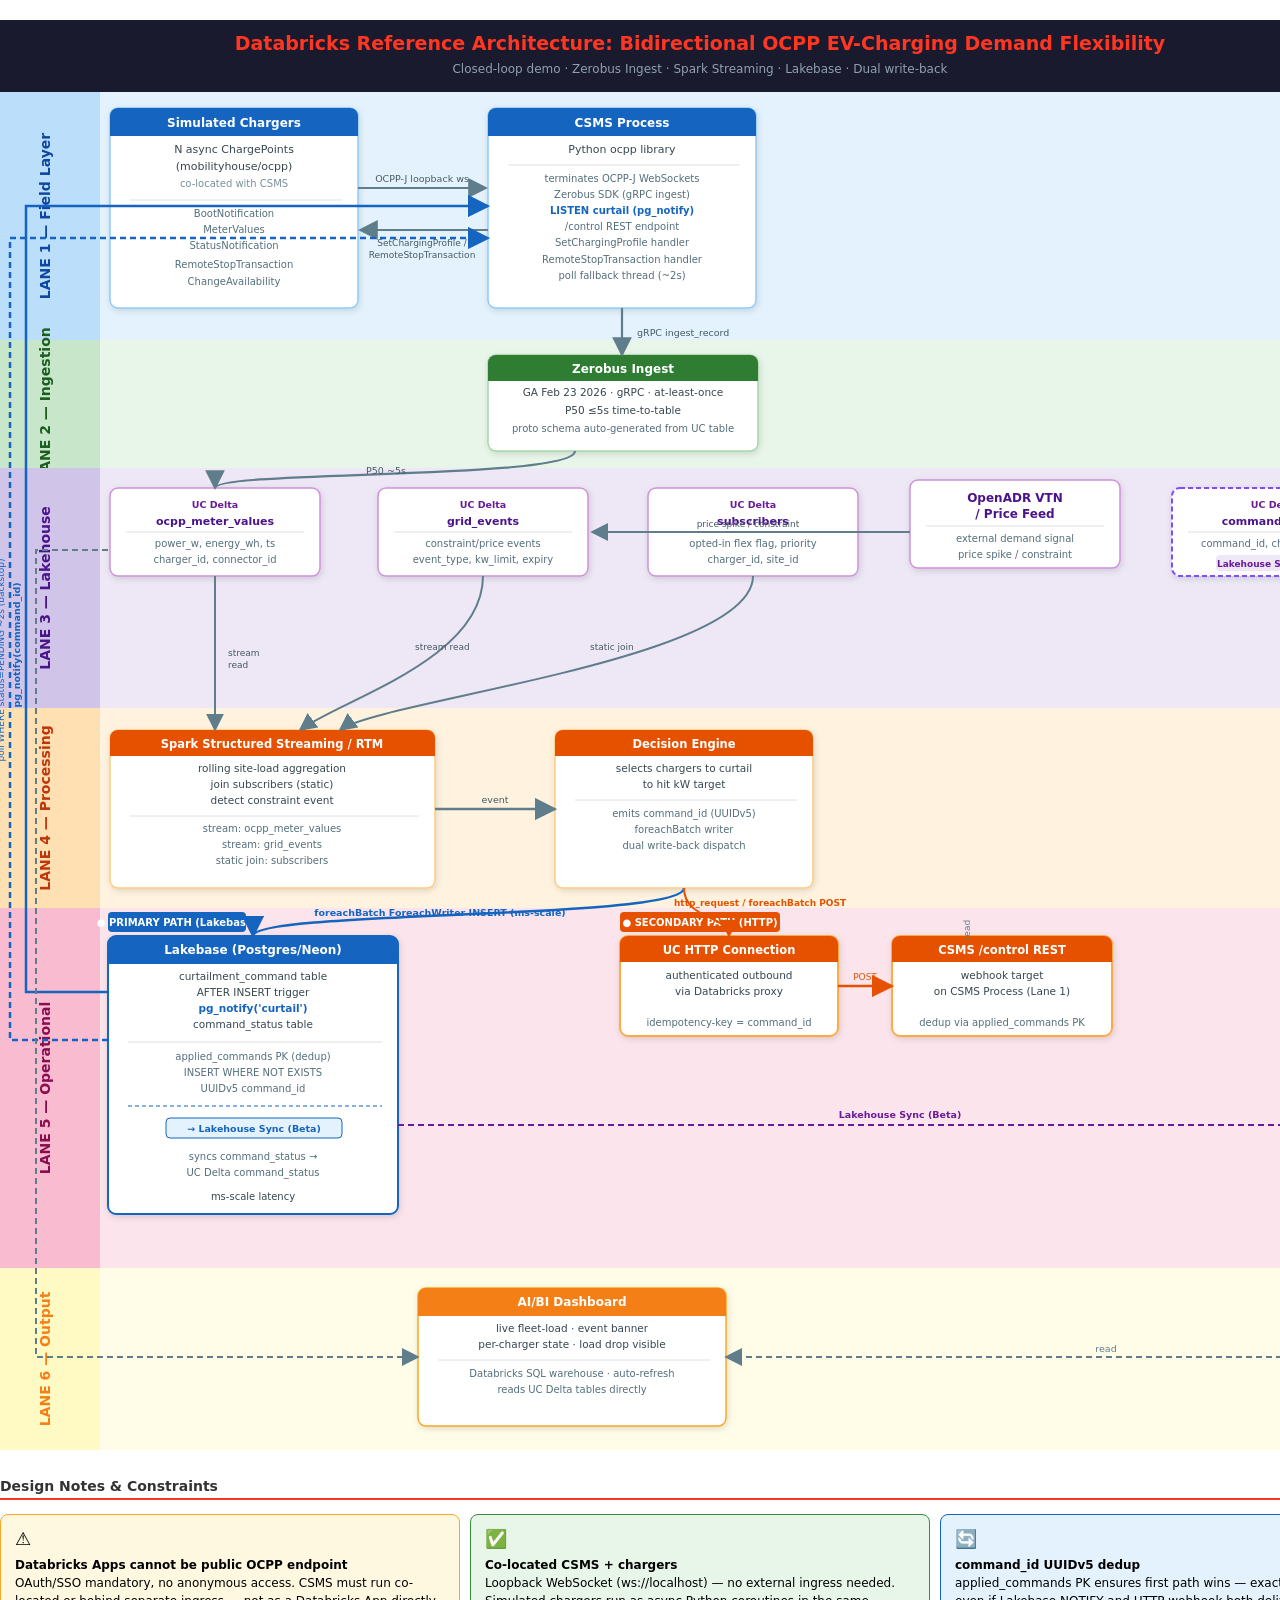
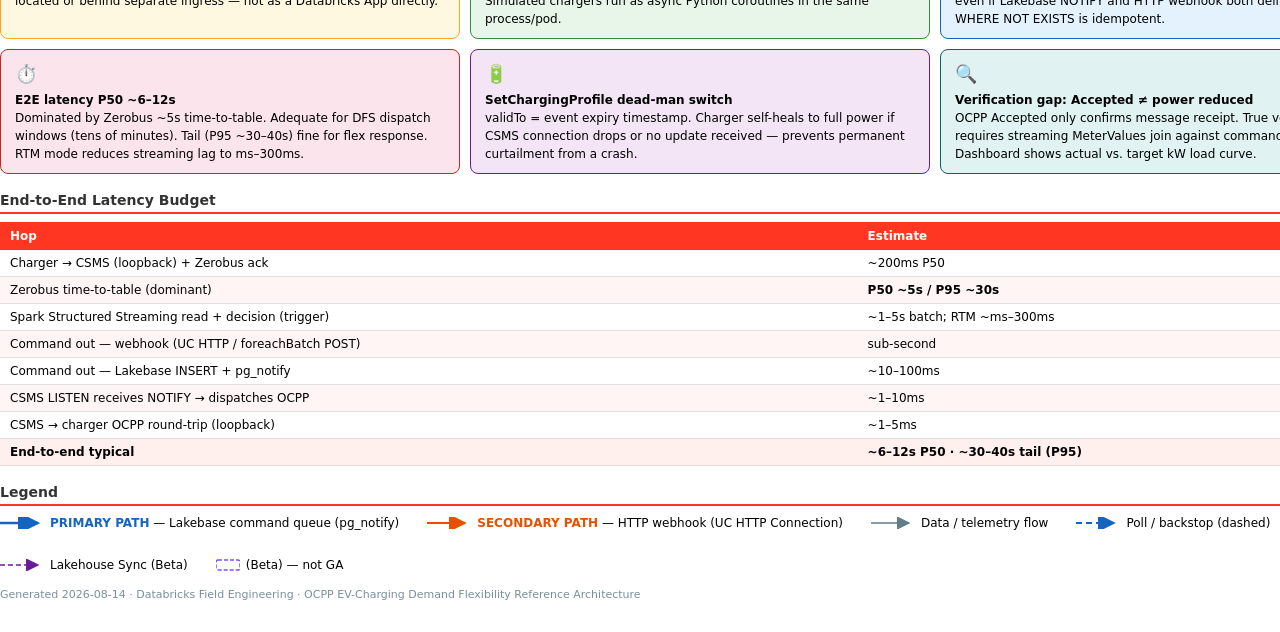
<file: ocpp-arch-diagram/index.html>
<!doctype html>
<title>Databricks OCPP EV-Charging Reference Architecture</title>
<style>
  body{margin:0;padding:20px 0;background:#fff;font-family:system-ui,Arial,sans-serif;}
  .wrap{width:1400px;margin:0 auto;}
  svg{display:block;}
  .ann-grid{display:grid;grid-template-columns:repeat(3,1fr);gap:10px;margin:14px 0;}
  .ann{border-radius:8px;padding:10px 14px;font-size:12px;line-height:1.5;border:1px solid #ddd;}
  .ann .icon{font-size:18px;display:block;margin-bottom:4px;}
  .ann-warn{background:#fff8e1;border-color:#f9a825;}
  .ann-ok{background:#e8f5e9;border-color:#388e3c;}
  .ann-sync{background:#e3f2fd;border-color:#1565c0;}
  .ann-time{background:#fce4ec;border-color:#c62828;}
  .ann-batt{background:#f3e5f5;border-color:#6a1b9a;}
  .ann-scan{background:#e0f2f1;border-color:#00695c;}
  table.lat{width:100%;border-collapse:collapse;font-size:12px;margin-top:8px;}
  table.lat th{background:#ff3621;color:#fff;padding:7px 10px;text-align:left;}
  table.lat td{padding:6px 10px;border-bottom:1px solid #e0e0e0;}
  table.lat tr:nth-child(even) td{background:#fff5f5;}
  table.lat tr.total td{font-weight:700;background:#fff0ee;}
  .leg{display:flex;gap:28px;flex-wrap:wrap;font-size:12px;align-items:center;margin-top:10px;}
  .leg-item{display:flex;align-items:center;gap:6px;}
  h2.section{font-size:14px;font-weight:700;margin:18px 0 6px;color:#333;border-bottom:2px solid #ff3621;padding-bottom:4px;}
</style>
<div class="wrap">
<svg xmlns="http://www.w3.org/2000/svg" width="1400" height="1440" viewBox="0 0 1400 1440">
<defs>
  <filter id="sh" x="-8%" y="-8%" width="116%" height="116%">
    <feDropShadow dx="1" dy="2" stdDeviation="3" flood-color="#00000022"/>
  </filter>
  <marker id="ag" viewBox="0 0 10 10" refX="9" refY="5" markerWidth="9" markerHeight="9" orient="auto-start-reverse">
    <path d="M0,0 L10,5 L0,10 z" fill="#607d8b"/>
  </marker>
  <marker id="ab" viewBox="0 0 10 10" refX="9" refY="5" markerWidth="9" markerHeight="9" orient="auto-start-reverse">
    <path d="M0,0 L10,5 L0,10 z" fill="#1565c0"/>
  </marker>
  <marker id="ao" viewBox="0 0 10 10" refX="9" refY="5" markerWidth="9" markerHeight="9" orient="auto-start-reverse">
    <path d="M0,0 L10,5 L0,10 z" fill="#e65100"/>
  </marker>
  <marker id="ap" viewBox="0 0 10 10" refX="9" refY="5" markerWidth="9" markerHeight="9" orient="auto-start-reverse">
    <path d="M0,0 L10,5 L0,10 z" fill="#6a1b9a"/>
  </marker>
</defs>

<!-- ═══════════════════ TITLE ═══════════════════ -->
<rect x="0" y="0" width="1400" height="72" fill="#1a1a2e"/>
<text x="700" y="30" text-anchor="middle" font-family="system-ui,Arial" font-size="19" font-weight="700" fill="#FF3621">Databricks Reference Architecture: Bidirectional OCPP EV-Charging Demand Flexibility</text>
<text x="700" y="53" text-anchor="middle" font-family="system-ui,Arial" font-size="12" fill="#90a0b0">Closed-loop demo · Zerobus Ingest · Spark Streaming · Lakebase · Dual write-back</text>

<!-- ═══════════════════ LANE BACKGROUNDS ═══════════════════ -->
<!-- Lane 1: Field  y=72..320 h=248 -->
<rect x="0" y="72" width="1400" height="248" fill="#e3f2fd"/>
<rect x="0" y="72" width="100" height="248" fill="#bbdefb"/>
<text transform="translate(50,196) rotate(-90)" text-anchor="middle" font-family="system-ui,Arial" font-size="14" font-weight="700" fill="#0d47a1">LANE 1 — Field Layer</text>

<!-- Lane 2: Ingestion  y=320..448 h=128 -->
<rect x="0" y="320" width="1400" height="128" fill="#e8f5e9"/>
<rect x="0" y="320" width="100" height="128" fill="#c8e6c9"/>
<text transform="translate(50,384) rotate(-90)" text-anchor="middle" font-family="system-ui,Arial" font-size="14" font-weight="700" fill="#1b5e20">LANE 2 — Ingestion</text>

<!-- Lane 3: Lakehouse  y=448..688 h=240 -->
<rect x="0" y="448" width="1400" height="240" fill="#ede7f6"/>
<rect x="0" y="448" width="100" height="240" fill="#d1c4e9"/>
<text transform="translate(50,568) rotate(-90)" text-anchor="middle" font-family="system-ui,Arial" font-size="14" font-weight="700" fill="#4a148c">LANE 3 — Lakehouse</text>

<!-- Lane 4: Processing  y=688..888 h=200 -->
<rect x="0" y="688" width="1400" height="200" fill="#fff3e0"/>
<rect x="0" y="688" width="100" height="200" fill="#ffe0b2"/>
<text transform="translate(50,788) rotate(-90)" text-anchor="middle" font-family="system-ui,Arial" font-size="14" font-weight="700" fill="#bf360c">LANE 4 — Processing</text>

<!-- Lane 5: Operational  y=888..1248 h=360 -->
<rect x="0" y="888" width="1400" height="360" fill="#fce4ec"/>
<rect x="0" y="888" width="100" height="360" fill="#f8bbd0"/>
<text transform="translate(50,1068) rotate(-90)" text-anchor="middle" font-family="system-ui,Arial" font-size="14" font-weight="700" fill="#880e4f">LANE 5 — Operational</text>

<!-- Lane 6: Output  y=1248..1430 h=182 -->
<rect x="0" y="1248" width="1400" height="182" fill="#fffde7"/>
<rect x="0" y="1248" width="100" height="182" fill="#fff9c4"/>
<text transform="translate(50,1339) rotate(-90)" text-anchor="middle" font-family="system-ui,Arial" font-size="14" font-weight="700" fill="#f57f17">LANE 6 — Output</text>

<!-- ═══════════════════ LANE 1 BOXES ═══════════════════ -->
<!-- Simulated Chargers: x=110 y=88 w=248 h=200 -->
<rect x="110" y="88" width="248" height="200" rx="8" fill="white" stroke="#90caf9" stroke-width="1.5" filter="url(#sh)"/>
<rect x="110" y="88" width="248" height="28" rx="8" fill="#1565c0"/>
<rect x="110" y="104" width="248" height="12" fill="#1565c0"/>
<text x="234" y="107" text-anchor="middle" font-family="system-ui,Arial" font-size="12" font-weight="700" fill="white">Simulated Chargers</text>
<text x="234" y="133" text-anchor="middle" font-family="system-ui,Arial" font-size="11" fill="#37474f">N async ChargePoints</text>
<text x="234" y="150" text-anchor="middle" font-family="system-ui,Arial" font-size="11" fill="#37474f">(mobilityhouse/ocpp)</text>
<text x="234" y="167" text-anchor="middle" font-family="system-ui,Arial" font-size="10" fill="#78909c">co-located with CSMS</text>
<line x1="130" y1="180" x2="342" y2="180" stroke="#e0e0e0" stroke-width="1"/>
<text x="234" y="197" text-anchor="middle" font-family="system-ui,Arial" font-size="10" fill="#546e7a">BootNotification</text>
<text x="234" y="213" text-anchor="middle" font-family="system-ui,Arial" font-size="10" fill="#546e7a">MeterValues</text>
<text x="234" y="229" text-anchor="middle" font-family="system-ui,Arial" font-size="10" fill="#546e7a">StatusNotification</text>
<text x="234" y="248" text-anchor="middle" font-family="system-ui,Arial" font-size="10" fill="#546e7a">RemoteStopTransaction</text>
<text x="234" y="265" text-anchor="middle" font-family="system-ui,Arial" font-size="10" fill="#546e7a">ChangeAvailability</text>

<!-- CSMS Process: x=488 y=88 w=268 h=200 -->
<rect x="488" y="88" width="268" height="200" rx="8" fill="white" stroke="#90caf9" stroke-width="1.5" filter="url(#sh)"/>
<rect x="488" y="88" width="268" height="28" rx="8" fill="#1565c0"/>
<rect x="488" y="104" width="268" height="12" fill="#1565c0"/>
<text x="622" y="107" text-anchor="middle" font-family="system-ui,Arial" font-size="12" font-weight="700" fill="white">CSMS Process</text>
<text x="622" y="133" text-anchor="middle" font-family="system-ui,Arial" font-size="11" fill="#37474f">Python ocpp library</text>
<line x1="508" y1="145" x2="740" y2="145" stroke="#e0e0e0" stroke-width="1"/>
<text x="622" y="162" text-anchor="middle" font-family="system-ui,Arial" font-size="10" fill="#546e7a">terminates OCPP-J WebSockets</text>
<text x="622" y="178" text-anchor="middle" font-family="system-ui,Arial" font-size="10" fill="#546e7a">Zerobus SDK (gRPC ingest)</text>
<text x="622" y="194" text-anchor="middle" font-family="system-ui,Arial" font-size="10" fill="#1565c0" font-weight="600">LISTEN curtail (pg_notify)</text>
<text x="622" y="210" text-anchor="middle" font-family="system-ui,Arial" font-size="10" fill="#546e7a">/control REST endpoint</text>
<text x="622" y="226" text-anchor="middle" font-family="system-ui,Arial" font-size="10" fill="#546e7a">SetChargingProfile handler</text>
<text x="622" y="243" text-anchor="middle" font-family="system-ui,Arial" font-size="10" fill="#546e7a">RemoteStopTransaction handler</text>
<text x="622" y="259" text-anchor="middle" font-family="system-ui,Arial" font-size="10" fill="#546e7a">poll fallback thread (~2s)</text>

<!-- Lane 1 bidirectional arrows -->
<!-- Chargers → CSMS: "OCPP-J loopback ws" -->
<line x1="358" y1="168" x2="486" y2="168" stroke="#607d8b" stroke-width="2.2" marker-end="url(#ag)"/>
<text x="422" y="162" text-anchor="middle" font-family="system-ui,Arial" font-size="9.5" fill="#455a64">OCPP-J loopback ws</text>

<!-- CSMS → Chargers: "SetChargingProfile / RemoteStopTransaction" -->
<line x1="488" y1="210" x2="360" y2="210" stroke="#607d8b" stroke-width="2.2" marker-end="url(#ag)"/>
<text x="422" y="226" text-anchor="middle" font-family="system-ui,Arial" font-size="9" fill="#455a64">SetChargingProfile /</text>
<text x="422" y="238" text-anchor="middle" font-family="system-ui,Arial" font-size="9" fill="#455a64">RemoteStopTransaction</text>

<!-- ═══════════════════ LANE 2 BOXES ═══════════════════ -->
<!-- Zerobus Ingest: x=488 y=335 w=270 h=96 -->
<rect x="488" y="335" width="270" height="96" rx="8" fill="white" stroke="#a5d6a7" stroke-width="1.5" filter="url(#sh)"/>
<rect x="488" y="335" width="270" height="26" rx="8" fill="#2e7d32"/>
<rect x="488" y="349" width="270" height="12" fill="#2e7d32"/>
<text x="623" y="353" text-anchor="middle" font-family="system-ui,Arial" font-size="12" font-weight="700" fill="white">Zerobus Ingest</text>
<text x="623" y="376" text-anchor="middle" font-family="system-ui,Arial" font-size="10.5" fill="#37474f">GA Feb 23 2026 · gRPC · at-least-once</text>
<text x="623" y="394" text-anchor="middle" font-family="system-ui,Arial" font-size="10.5" fill="#37474f">P50 ≤5s time-to-table</text>
<text x="623" y="412" text-anchor="middle" font-family="system-ui,Arial" font-size="10" fill="#546e7a">proto schema auto-generated from UC table</text>

<!-- CSMS → Zerobus arrow -->
<path d="M 622,288 V 335" stroke="#607d8b" stroke-width="2.2" fill="none" marker-end="url(#ag)"/>
<text x="637" y="316" font-family="system-ui,Arial" font-size="9.5" fill="#455a64">gRPC ingest_record</text>

<!-- ═══════════════════ LANE 3 BOXES ═══════════════════ -->
<!-- ocpp_meter_values: x=110 y=468 w=210 h=88 -->
<rect x="110" y="468" width="210" height="88" rx="8" fill="white" stroke="#ce93d8" stroke-width="1.5" filter="url(#sh)"/>
<text x="215" y="488" text-anchor="middle" font-family="system-ui,Arial" font-size="9.5" fill="#6a1b9a" font-weight="700">UC Delta</text>
<text x="215" y="505" text-anchor="middle" font-family="system-ui,Arial" font-size="11" font-weight="700" fill="#4a148c">ocpp_meter_values</text>
<line x1="126" y1="512" x2="304" y2="512" stroke="#e0e0e0" stroke-width="1"/>
<text x="215" y="527" text-anchor="middle" font-family="system-ui,Arial" font-size="10" fill="#546e7a">power_w, energy_wh, ts</text>
<text x="215" y="543" text-anchor="middle" font-family="system-ui,Arial" font-size="10" fill="#546e7a">charger_id, connector_id</text>

<!-- grid_events: x=378 y=468 w=210 h=88 -->
<rect x="378" y="468" width="210" height="88" rx="8" fill="white" stroke="#ce93d8" stroke-width="1.5" filter="url(#sh)"/>
<text x="483" y="488" text-anchor="middle" font-family="system-ui,Arial" font-size="9.5" fill="#6a1b9a" font-weight="700">UC Delta</text>
<text x="483" y="505" text-anchor="middle" font-family="system-ui,Arial" font-size="11" font-weight="700" fill="#4a148c">grid_events</text>
<line x1="394" y1="512" x2="572" y2="512" stroke="#e0e0e0" stroke-width="1"/>
<text x="483" y="527" text-anchor="middle" font-family="system-ui,Arial" font-size="10" fill="#546e7a">constraint/price events</text>
<text x="483" y="543" text-anchor="middle" font-family="system-ui,Arial" font-size="10" fill="#546e7a">event_type, kw_limit, expiry</text>

<!-- subscribers: x=648 y=468 w=210 h=88 -->
<rect x="648" y="468" width="210" height="88" rx="8" fill="white" stroke="#ce93d8" stroke-width="1.5" filter="url(#sh)"/>
<text x="753" y="488" text-anchor="middle" font-family="system-ui,Arial" font-size="9.5" fill="#6a1b9a" font-weight="700">UC Delta</text>
<text x="753" y="505" text-anchor="middle" font-family="system-ui,Arial" font-size="11" font-weight="700" fill="#4a148c">subscribers</text>
<line x1="664" y1="512" x2="842" y2="512" stroke="#e0e0e0" stroke-width="1"/>
<text x="753" y="527" text-anchor="middle" font-family="system-ui,Arial" font-size="10" fill="#546e7a">opted-in flex flag, priority</text>
<text x="753" y="543" text-anchor="middle" font-family="system-ui,Arial" font-size="10" fill="#546e7a">charger_id, site_id</text>

<!-- OpenADR VTN / Price Feed: x=910 y=460 w=210 h=88 -->
<rect x="910" y="460" width="210" height="88" rx="8" fill="white" stroke="#ce93d8" stroke-width="1.5" filter="url(#sh)"/>
<text x="1015" y="482" text-anchor="middle" font-family="system-ui,Arial" font-size="12" font-weight="700" fill="#4a148c">OpenADR VTN</text>
<text x="1015" y="498" text-anchor="middle" font-family="system-ui,Arial" font-size="12" font-weight="700" fill="#4a148c">/ Price Feed</text>
<line x1="926" y1="506" x2="1104" y2="506" stroke="#e0e0e0" stroke-width="1"/>
<text x="1015" y="522" text-anchor="middle" font-family="system-ui,Arial" font-size="10" fill="#546e7a">external demand signal</text>
<text x="1015" y="538" text-anchor="middle" font-family="system-ui,Arial" font-size="10" fill="#546e7a">price spike / constraint</text>

<!-- OpenADR → grid_events arrow -->
<line x1="910" y1="512" x2="592" y2="512" stroke="#607d8b" stroke-width="2" marker-end="url(#ag)"/>
<text x="748" y="507" text-anchor="middle" font-family="system-ui,Arial" font-size="9" fill="#455a64">price spike / constraint</text>

<!-- command_status (audit): x=1172 y=468 w=205 h=88 -->
<rect x="1172" y="468" width="205" height="88" rx="8" fill="white" stroke="#7c4dff" stroke-width="2" stroke-dasharray="5,3" filter="url(#sh)"/>
<text x="1274" y="488" text-anchor="middle" font-family="system-ui,Arial" font-size="9.5" fill="#6a1b9a" font-weight="700">UC Delta</text>
<text x="1274" y="505" text-anchor="middle" font-family="system-ui,Arial" font-size="11" font-weight="700" fill="#4a148c">command_status</text>
<line x1="1188" y1="512" x2="1361" y2="512" stroke="#e0e0e0" stroke-width="1"/>
<text x="1274" y="527" text-anchor="middle" font-family="system-ui,Arial" font-size="10" fill="#546e7a">command_id, charger, status</text>
<rect x="1216" y="535" width="118" height="16" rx="4" fill="#ede7f6"/>
<text x="1275" y="547" text-anchor="middle" font-family="system-ui,Arial" font-size="9" fill="#6a1b9a" font-weight="700">Lakehouse Sync (Beta)</text>

<!-- Zerobus → ocpp_meter_values arrow -->
<path d="M 575,431 C 575,460 215,450 215,468" stroke="#607d8b" stroke-width="2.2" fill="none" marker-end="url(#ag)"/>
<text x="386" y="454" text-anchor="middle" font-family="system-ui,Arial" font-size="9.5" fill="#455a64">P50 ~5s</text>

<!-- ═══════════════════ LANE 4 BOXES ═══════════════════ -->
<!-- Spark Structured Streaming: x=110 y=710 w=325 h=158 -->
<rect x="110" y="710" width="325" height="158" rx="8" fill="white" stroke="#ffcc80" stroke-width="1.5" filter="url(#sh)"/>
<rect x="110" y="710" width="325" height="26" rx="8" fill="#e65100"/>
<rect x="110" y="724" width="325" height="12" fill="#e65100"/>
<text x="272" y="728" text-anchor="middle" font-family="system-ui,Arial" font-size="11.5" font-weight="700" fill="white">Spark Structured Streaming / RTM</text>
<text x="272" y="752" text-anchor="middle" font-family="system-ui,Arial" font-size="10.5" fill="#37474f">rolling site-load aggregation</text>
<text x="272" y="768" text-anchor="middle" font-family="system-ui,Arial" font-size="10.5" fill="#37474f">join subscribers (static)</text>
<text x="272" y="784" text-anchor="middle" font-family="system-ui,Arial" font-size="10.5" fill="#37474f">detect constraint event</text>
<line x1="130" y1="796" x2="419" y2="796" stroke="#e0e0e0" stroke-width="1"/>
<text x="272" y="812" text-anchor="middle" font-family="system-ui,Arial" font-size="10" fill="#546e7a">stream: ocpp_meter_values</text>
<text x="272" y="828" text-anchor="middle" font-family="system-ui,Arial" font-size="10" fill="#546e7a">stream: grid_events</text>
<text x="272" y="844" text-anchor="middle" font-family="system-ui,Arial" font-size="10" fill="#546e7a">static join: subscribers</text>

<!-- Decision Engine: x=555 y=710 w=258 h=158 -->
<rect x="555" y="710" width="258" height="158" rx="8" fill="white" stroke="#ffcc80" stroke-width="1.5" filter="url(#sh)"/>
<rect x="555" y="710" width="258" height="26" rx="8" fill="#e65100"/>
<rect x="555" y="724" width="258" height="12" fill="#e65100"/>
<text x="684" y="728" text-anchor="middle" font-family="system-ui,Arial" font-size="11.5" font-weight="700" fill="white">Decision Engine</text>
<text x="684" y="752" text-anchor="middle" font-family="system-ui,Arial" font-size="10.5" fill="#37474f">selects chargers to curtail</text>
<text x="684" y="768" text-anchor="middle" font-family="system-ui,Arial" font-size="10.5" fill="#37474f">to hit kW target</text>
<line x1="575" y1="780" x2="797" y2="780" stroke="#e0e0e0" stroke-width="1"/>
<text x="684" y="797" text-anchor="middle" font-family="system-ui,Arial" font-size="10" fill="#546e7a">emits command_id (UUIDv5)</text>
<text x="684" y="813" text-anchor="middle" font-family="system-ui,Arial" font-size="10" fill="#546e7a">foreachBatch writer</text>
<text x="684" y="829" text-anchor="middle" font-family="system-ui,Arial" font-size="10" fill="#546e7a">dual write-back dispatch</text>

<!-- Arrows into Spark from Lane 3 tables -->
<path d="M 215,556 V 710" stroke="#607d8b" stroke-width="2" fill="none" marker-end="url(#ag)"/>
<text x="228" y="636" font-family="system-ui,Arial" font-size="9" fill="#455a64">stream</text>
<text x="228" y="648" font-family="system-ui,Arial" font-size="9" fill="#455a64">read</text>

<path d="M 483,556 C 483,640 340,680 300,710" stroke="#607d8b" stroke-width="2" fill="none" marker-end="url(#ag)"/>
<text x="415" y="630" font-family="system-ui,Arial" font-size="9" fill="#455a64">stream read</text>

<path d="M 753,556 C 753,640 380,680 340,710" stroke="#607d8b" stroke-width="2" fill="none" marker-end="url(#ag)"/>
<text x="590" y="630" font-family="system-ui,Arial" font-size="9" fill="#455a64">static join</text>

<!-- Spark → Decision Engine -->
<line x1="435" y1="789" x2="555" y2="789" stroke="#607d8b" stroke-width="2.5" marker-end="url(#ag)"/>
<text x="495" y="783" text-anchor="middle" font-family="system-ui,Arial" font-size="9.5" fill="#455a64">event</text>

<!-- ═══════════════════ LANE 5 BOXES ═══════════════════ -->

<!-- PRIMARY PATH band label -->
<rect x="108" y="892" width="138" height="20" rx="4" fill="#1565c0"/>
<text x="177" y="906" text-anchor="middle" font-family="system-ui,Arial" font-size="10" font-weight="700" fill="white">● PRIMARY PATH (Lakebase)</text>

<!-- SECONDARY PATH band label -->
<rect x="620" y="892" width="160" height="20" rx="4" fill="#e65100"/>
<text x="700" y="906" text-anchor="middle" font-family="system-ui,Arial" font-size="10" font-weight="700" fill="white">● SECONDARY PATH (HTTP)</text>

<!-- Lakebase (Postgres/Neon): x=108 y=916 w=290 h=278 -->
<rect x="108" y="916" width="290" height="278" rx="8" fill="white" stroke="#1565c0" stroke-width="2" filter="url(#sh)"/>
<rect x="108" y="916" width="290" height="28" rx="8" fill="#1565c0"/>
<rect x="108" y="932" width="290" height="12" fill="#1565c0"/>
<text x="253" y="934" text-anchor="middle" font-family="system-ui,Arial" font-size="12" font-weight="700" fill="white">Lakebase (Postgres/Neon)</text>
<text x="253" y="960" text-anchor="middle" font-family="system-ui,Arial" font-size="10.5" fill="#37474f">curtailment_command table</text>
<text x="253" y="976" text-anchor="middle" font-family="system-ui,Arial" font-size="10.5" fill="#37474f">AFTER INSERT trigger</text>
<text x="253" y="992" text-anchor="middle" font-family="system-ui,Arial" font-size="10.5" fill="#1565c0" font-weight="600">pg_notify('curtail')</text>
<text x="253" y="1008" text-anchor="middle" font-family="system-ui,Arial" font-size="10.5" fill="#37474f">command_status table</text>
<line x1="128" y1="1022" x2="382" y2="1022" stroke="#e0e0e0" stroke-width="1"/>
<text x="253" y="1040" text-anchor="middle" font-family="system-ui,Arial" font-size="10" fill="#546e7a">applied_commands PK (dedup)</text>
<text x="253" y="1056" text-anchor="middle" font-family="system-ui,Arial" font-size="10" fill="#546e7a">INSERT WHERE NOT EXISTS</text>
<text x="253" y="1072" text-anchor="middle" font-family="system-ui,Arial" font-size="10" fill="#546e7a">UUIDv5 command_id</text>
<line x1="128" y1="1086" x2="382" y2="1086" stroke="#1565c0" stroke-width="1" stroke-dasharray="4,3"/>
<rect x="166" y="1098" width="176" height="20" rx="4" fill="#e3f2fd" stroke="#1565c0" stroke-width="1"/>
<text x="254" y="1112" text-anchor="middle" font-family="system-ui,Arial" font-size="9.5" fill="#1565c0" font-weight="700">→ Lakehouse Sync (Beta)</text>
<text x="253" y="1140" text-anchor="middle" font-family="system-ui,Arial" font-size="10" fill="#546e7a">syncs command_status →</text>
<text x="253" y="1156" text-anchor="middle" font-family="system-ui,Arial" font-size="10" fill="#546e7a">UC Delta command_status</text>
<text x="253" y="1180" text-anchor="middle" font-family="system-ui,Arial" font-size="10" fill="#37474f">ms-scale latency</text>

<!-- UC HTTP Connection: x=620 y=916 w=218 h=100 -->
<rect x="620" y="916" width="218" height="100" rx="8" fill="white" stroke="#ffab40" stroke-width="2" filter="url(#sh)"/>
<rect x="620" y="916" width="218" height="26" rx="8" fill="#e65100"/>
<rect x="620" y="930" width="218" height="12" fill="#e65100"/>
<text x="729" y="934" text-anchor="middle" font-family="system-ui,Arial" font-size="11.5" font-weight="700" fill="white">UC HTTP Connection</text>
<text x="729" y="959" text-anchor="middle" font-family="system-ui,Arial" font-size="10.5" fill="#37474f">authenticated outbound</text>
<text x="729" y="975" text-anchor="middle" font-family="system-ui,Arial" font-size="10.5" fill="#37474f">via Databricks proxy</text>
<text x="729" y="1006" text-anchor="middle" font-family="system-ui,Arial" font-size="10" fill="#546e7a">idempotency-key = command_id</text>

<!-- CSMS /control REST: x=892 y=916 w=220 h=100 -->
<rect x="892" y="916" width="220" height="100" rx="8" fill="white" stroke="#ffab40" stroke-width="2" filter="url(#sh)"/>
<rect x="892" y="916" width="220" height="26" rx="8" fill="#e65100"/>
<rect x="892" y="930" width="220" height="12" fill="#e65100"/>
<text x="1002" y="934" text-anchor="middle" font-family="system-ui,Arial" font-size="11.5" font-weight="700" fill="white">CSMS /control REST</text>
<text x="1002" y="959" text-anchor="middle" font-family="system-ui,Arial" font-size="10.5" fill="#37474f">webhook target</text>
<text x="1002" y="975" text-anchor="middle" font-family="system-ui,Arial" font-size="10.5" fill="#37474f">on CSMS Process (Lane 1)</text>
<text x="1002" y="1006" text-anchor="middle" font-family="system-ui,Arial" font-size="10" fill="#546e7a">dedup via applied_commands PK</text>

<!-- Decision Engine → Lakebase (PRIMARY BLUE) -->
<path d="M 684,868 C 684,900 253,890 253,916" stroke="#1565c0" stroke-width="2.5" fill="none" marker-end="url(#ab)"/>
<text x="440" y="896" text-anchor="middle" font-family="system-ui,Arial" font-size="9.5" fill="#1565c0" font-weight="600">foreachBatch ForeachWriter INSERT (ms-scale)</text>

<!-- Decision Engine → UC HTTP (SECONDARY AMBER) -->
<path d="M 684,868 C 684,900 729,895 729,916" stroke="#e65100" stroke-width="2" fill="none" marker-end="url(#ao)"/>

<!-- UC HTTP → CSMS control (AMBER) -->
<line x1="838" y1="966" x2="892" y2="966" stroke="#e65100" stroke-width="2.5" marker-end="url(#ao)"/>
<text x="865" y="960" text-anchor="middle" font-family="system-ui,Arial" font-size="9" fill="#e65100">POST</text>

<!-- Arrow label for DE→UC HTTP path -->
<text x="760" y="886" text-anchor="middle" font-family="system-ui,Arial" font-size="9" fill="#e65100" font-weight="600">http_request / foreachBatch POST</text>

<!-- LAKEBASE → CSMS long primary path arrows -->
<!-- Primary: pg_notify  M 108,972 L 62,972 L 62,186 L 488,186 -->
<path d="M 108,972 L 26,972 L 26,186 L 488,186" stroke="#1565c0" stroke-width="2.5" fill="none" marker-end="url(#ab)"/>
<!-- Label along left side -->
<text transform="translate(20,625) rotate(-90)" text-anchor="middle" font-family="system-ui,Arial" font-size="9.5" fill="#1565c0" font-weight="700">pg_notify(command_id)</text>

<!-- Backstop dashed poll: M 108,1020 L 50,1020 L 50,218 L 488,218 -->
<path d="M 108,1020 L 10,1020 L 10,218 L 488,218" stroke="#1565c0" stroke-width="2.5" fill="none" stroke-dasharray="6,4" marker-end="url(#ab)"/>
<text transform="translate(4,640) rotate(-90)" text-anchor="middle" font-family="system-ui,Arial" font-size="9" fill="#1565c0">poll WHERE status=PENDING ~2s (backstop)</text>

<!-- Lakebase → UC Delta command_status (Lakehouse Sync) -->
<path d="M 398,1105 L 1390,1105 L 1390,545 L 1377,545" stroke="#6a1b9a" stroke-width="2" fill="none" stroke-dasharray="6,4" marker-end="url(#ap)"/>
<text x="900" y="1098" text-anchor="middle" font-family="system-ui,Arial" font-size="9.5" fill="#6a1b9a" font-weight="600">Lakehouse Sync (Beta)</text>

<!-- ═══════════════════ LANE 6 BOX ═══════════════════ -->
<!-- AI/BI Dashboard: x=418 y=1268 w=308 h=138 -->
<rect x="418" y="1268" width="308" height="138" rx="8" fill="white" stroke="#f9a825" stroke-width="1.5" filter="url(#sh)"/>
<rect x="418" y="1268" width="308" height="28" rx="8" fill="#f57f17"/>
<rect x="418" y="1284" width="308" height="12" fill="#f57f17"/>
<text x="572" y="1286" text-anchor="middle" font-family="system-ui,Arial" font-size="12" font-weight="700" fill="white">AI/BI Dashboard</text>
<text x="572" y="1312" text-anchor="middle" font-family="system-ui,Arial" font-size="10.5" fill="#37474f">live fleet-load · event banner</text>
<text x="572" y="1328" text-anchor="middle" font-family="system-ui,Arial" font-size="10.5" fill="#37474f">per-charger state · load drop visible</text>
<line x1="438" y1="1340" x2="710" y2="1340" stroke="#e0e0e0" stroke-width="1"/>
<text x="572" y="1357" text-anchor="middle" font-family="system-ui,Arial" font-size="10" fill="#546e7a">Databricks SQL warehouse · auto-refresh</text>
<text x="572" y="1373" text-anchor="middle" font-family="system-ui,Arial" font-size="10" fill="#546e7a">reads UC Delta tables directly</text>

<!-- ocpp_meter_values → AI/BI (read) -->
<path d="M 108,530 L 36,530 L 36,1337 L 418,1337" stroke="#607d8b" stroke-width="2" fill="none" stroke-dasharray="6,4" marker-end="url(#ag)"/>
<text x="30" y="940" text-anchor="middle" font-family="system-ui,Arial" font-size="9" fill="#607d8b" transform="translate(30,940) rotate(-90)">read</text>

<!-- command_status → AI/BI (read) -->
<path d="M 1390,545 L 1390,1337 L 726,1337" stroke="#607d8b" stroke-width="2" fill="none" stroke-dasharray="6,4" marker-end="url(#ag)"/>
<text x="1106" y="1332" text-anchor="middle" font-family="system-ui,Arial" font-size="9.5" fill="#607d8b">read</text>

</svg>

<!-- ═══════════════════ ANNOTATIONS ═══════════════════ -->
<h2 class="section">Design Notes &amp; Constraints</h2>
<div class="ann-grid">
  <div class="ann ann-warn">
    <span class="icon">⚠️</span>
    <strong>Databricks Apps cannot be public OCPP endpoint</strong><br>
    OAuth/SSO mandatory, no anonymous access. CSMS must run co-located or behind separate ingress — not as a Databricks App directly.
  </div>
  <div class="ann ann-ok">
    <span class="icon">✅</span>
    <strong>Co-located CSMS + chargers</strong><br>
    Loopback WebSocket (ws://localhost) — no external ingress needed. Simulated chargers run as async Python coroutines in the same process/pod.
  </div>
  <div class="ann ann-sync">
    <span class="icon">🔄</span>
    <strong>command_id UUIDv5 dedup</strong><br>
    applied_commands PK ensures first path wins — exactly-once effect even if Lakebase NOTIFY and HTTP webhook both deliver. INSERT WHERE NOT EXISTS is idempotent.
  </div>
  <div class="ann ann-time">
    <span class="icon">⏱️</span>
    <strong>E2E latency P50 ~6–12s</strong><br>
    Dominated by Zerobus ~5s time-to-table. Adequate for DFS dispatch windows (tens of minutes). Tail (P95 ~30–40s) fine for flex response. RTM mode reduces streaming lag to ms–300ms.
  </div>
  <div class="ann ann-batt">
    <span class="icon">🔋</span>
    <strong>SetChargingProfile dead-man switch</strong><br>
    validTo = event expiry timestamp. Charger self-heals to full power if CSMS connection drops or no update received — prevents permanent curtailment from a crash.
  </div>
  <div class="ann ann-scan">
    <span class="icon">🔍</span>
    <strong>Verification gap: Accepted ≠ power reduced</strong><br>
    OCPP Accepted only confirms message receipt. True verification requires streaming MeterValues join against commanded limit. Dashboard shows actual vs. target kW load curve.
  </div>
</div>

<!-- ═══════════════════ LATENCY TABLE ═══════════════════ -->
<h2 class="section">End-to-End Latency Budget</h2>
<table class="lat">
  <thead><tr><th>Hop</th><th>Estimate</th></tr></thead>
  <tbody>
    <tr><td>Charger → CSMS (loopback) + Zerobus ack</td><td>~200ms P50</td></tr>
    <tr><td>Zerobus time-to-table (dominant)</td><td><strong>P50 ~5s / P95 ~30s</strong></td></tr>
    <tr><td>Spark Structured Streaming read + decision (trigger)</td><td>~1–5s batch; RTM ~ms–300ms</td></tr>
    <tr><td>Command out — webhook (UC HTTP / foreachBatch POST)</td><td>sub-second</td></tr>
    <tr><td>Command out — Lakebase INSERT + pg_notify</td><td>~10–100ms</td></tr>
    <tr><td>CSMS LISTEN receives NOTIFY → dispatches OCPP</td><td>~1–10ms</td></tr>
    <tr><td>CSMS → charger OCPP round-trip (loopback)</td><td>~1–5ms</td></tr>
    <tr class="total"><td>End-to-end typical</td><td>~6–12s P50 · ~30–40s tail (P95)</td></tr>
  </tbody>
</table>

<!-- ═══════════════════ LEGEND ═══════════════════ -->
<h2 class="section">Legend</h2>
<div class="leg">
  <div class="leg-item">
    <svg width="44" height="12"><line x1="0" y1="6" x2="38" y2="6" stroke="#1565c0" stroke-width="2.5" marker-end="url(#ab)"/></svg>
    <span><strong style="color:#1565c0">PRIMARY PATH</strong> — Lakebase command queue (pg_notify)</span>
  </div>
  <div class="leg-item">
    <svg width="44" height="12"><line x1="0" y1="6" x2="38" y2="6" stroke="#e65100" stroke-width="2" marker-end="url(#ao)"/></svg>
    <span><strong style="color:#e65100">SECONDARY PATH</strong> — HTTP webhook (UC HTTP Connection)</span>
  </div>
  <div class="leg-item">
    <svg width="44" height="12"><line x1="0" y1="6" x2="38" y2="6" stroke="#607d8b" stroke-width="1.5" marker-end="url(#ag)"/></svg>
    <span>Data / telemetry flow</span>
  </div>
  <div class="leg-item">
    <svg width="44" height="12"><line x1="0" y1="6" x2="38" y2="6" stroke="#1565c0" stroke-width="2" stroke-dasharray="6,4" marker-end="url(#ab)"/></svg>
    <span>Poll / backstop (dashed)</span>
  </div>
  <div class="leg-item">
    <svg width="44" height="12"><line x1="0" y1="6" x2="38" y2="6" stroke="#6a1b9a" stroke-width="1.5" stroke-dasharray="5,3" marker-end="url(#ap)"/></svg>
    <span>Lakehouse Sync (Beta)</span>
  </div>
  <div class="leg-item">
    <svg width="24" height="12"><rect x="0" y="1" width="24" height="10" rx="2" fill="white" stroke="#7c4dff" stroke-width="1.5" stroke-dasharray="4,2"/></svg>
    <span>(Beta) — not GA</span>
  </div>
</div>
<p style="font-size:11px;color:#78909c;margin-top:16px;">Generated 2026-08-14 · Databricks Field Engineering · OCPP EV-Charging Demand Flexibility Reference Architecture</p>
</div>
</file>
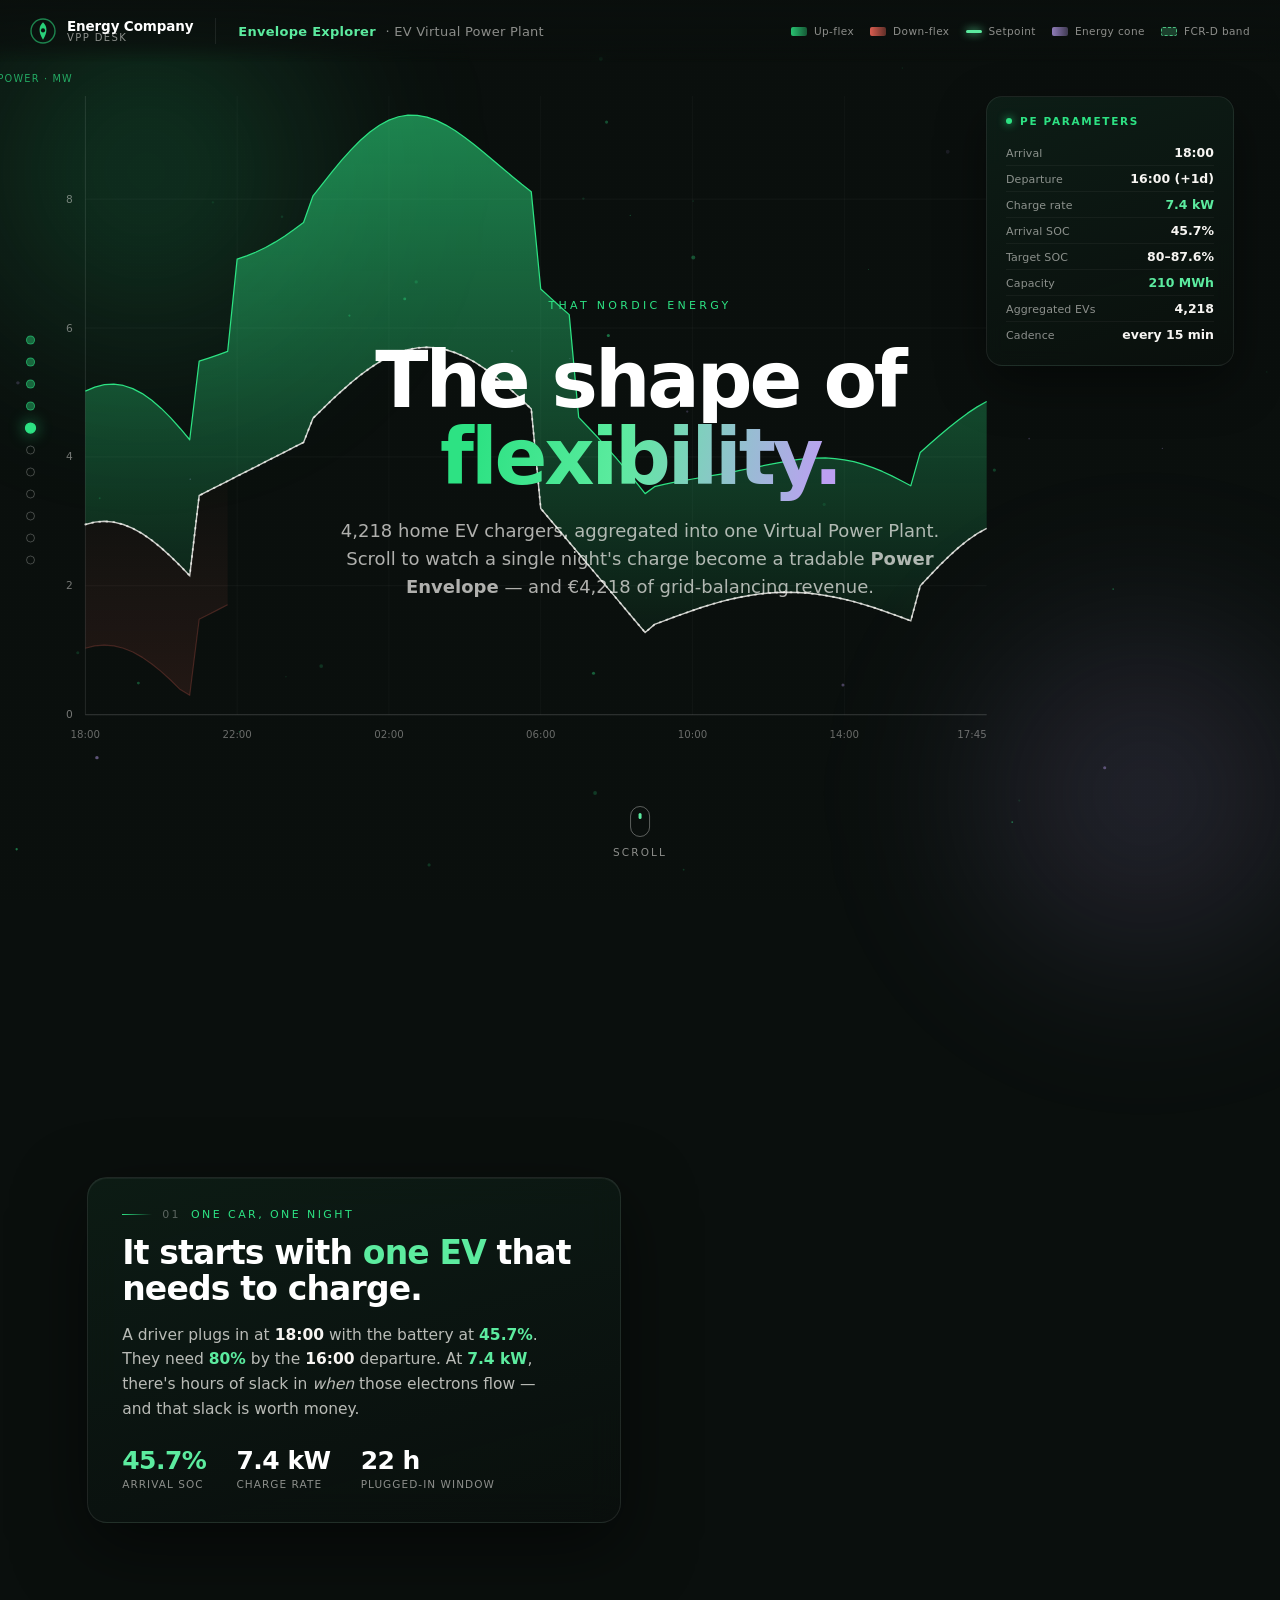
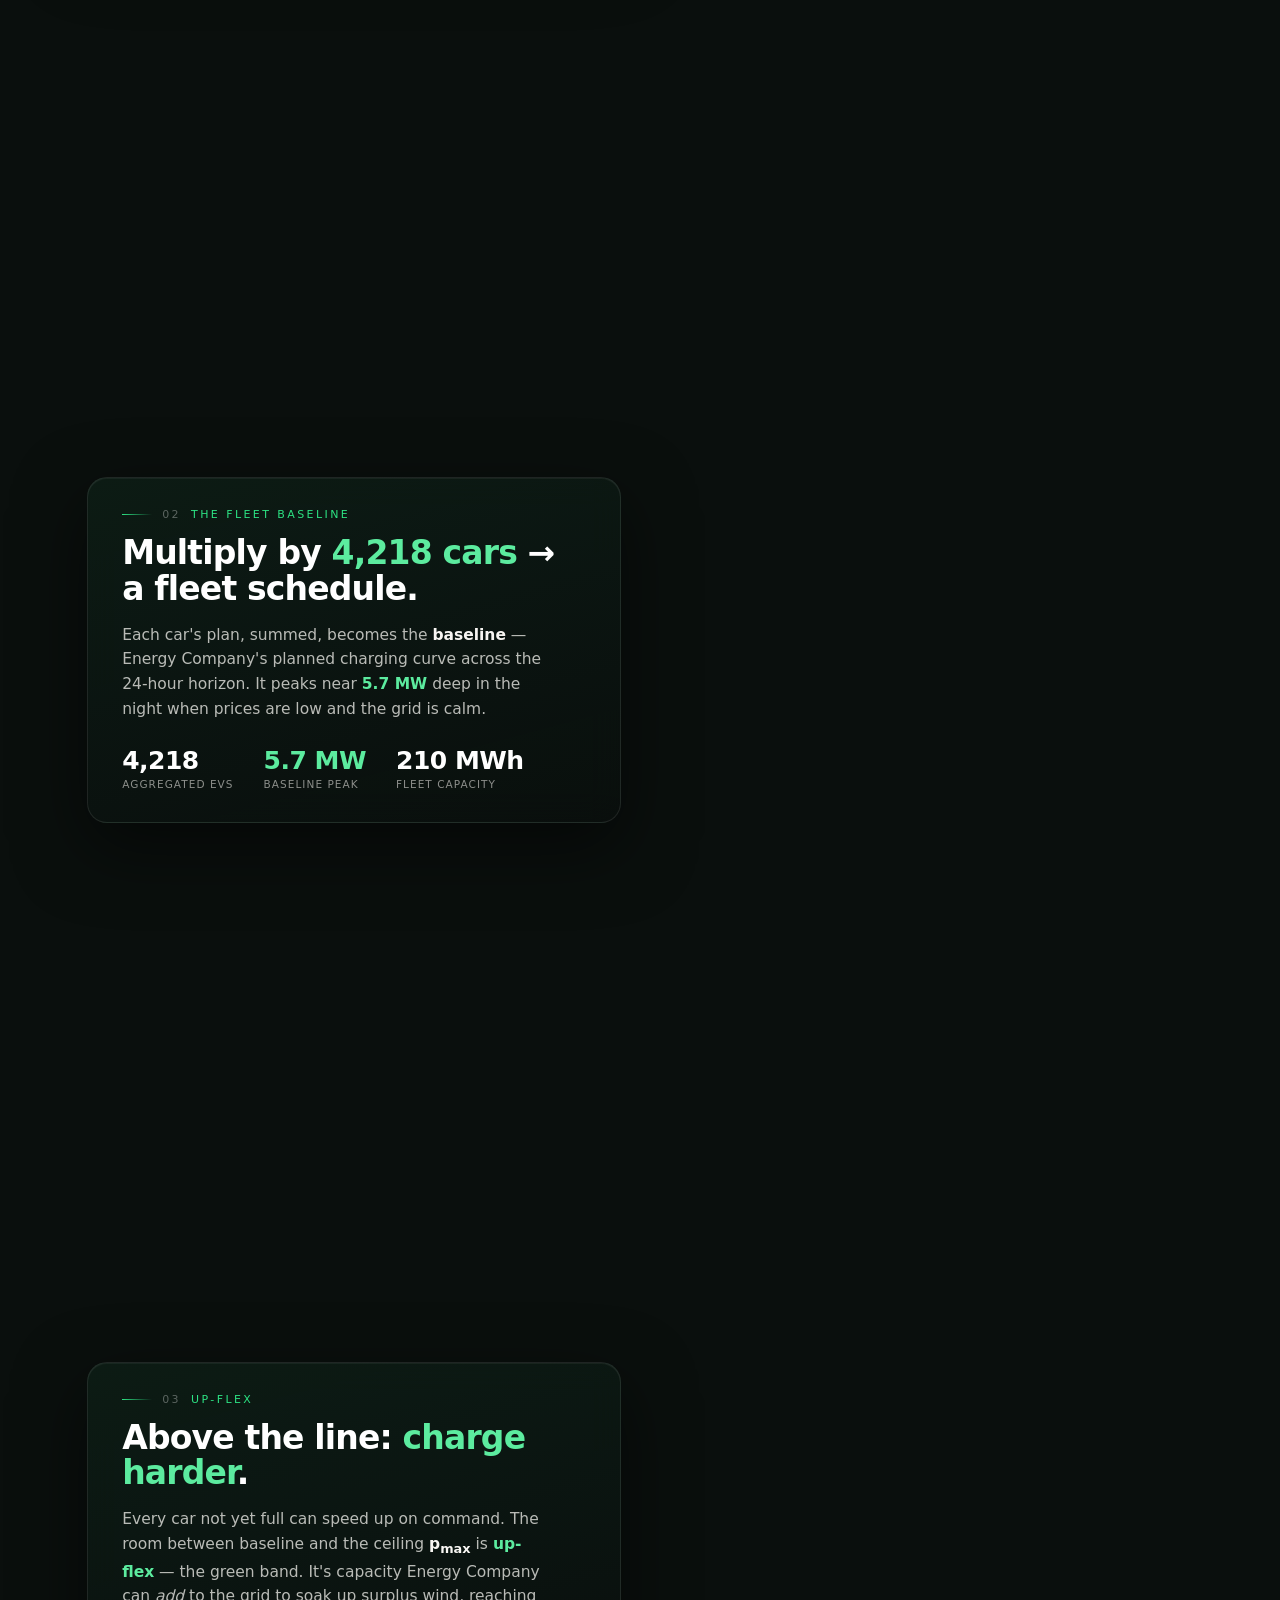
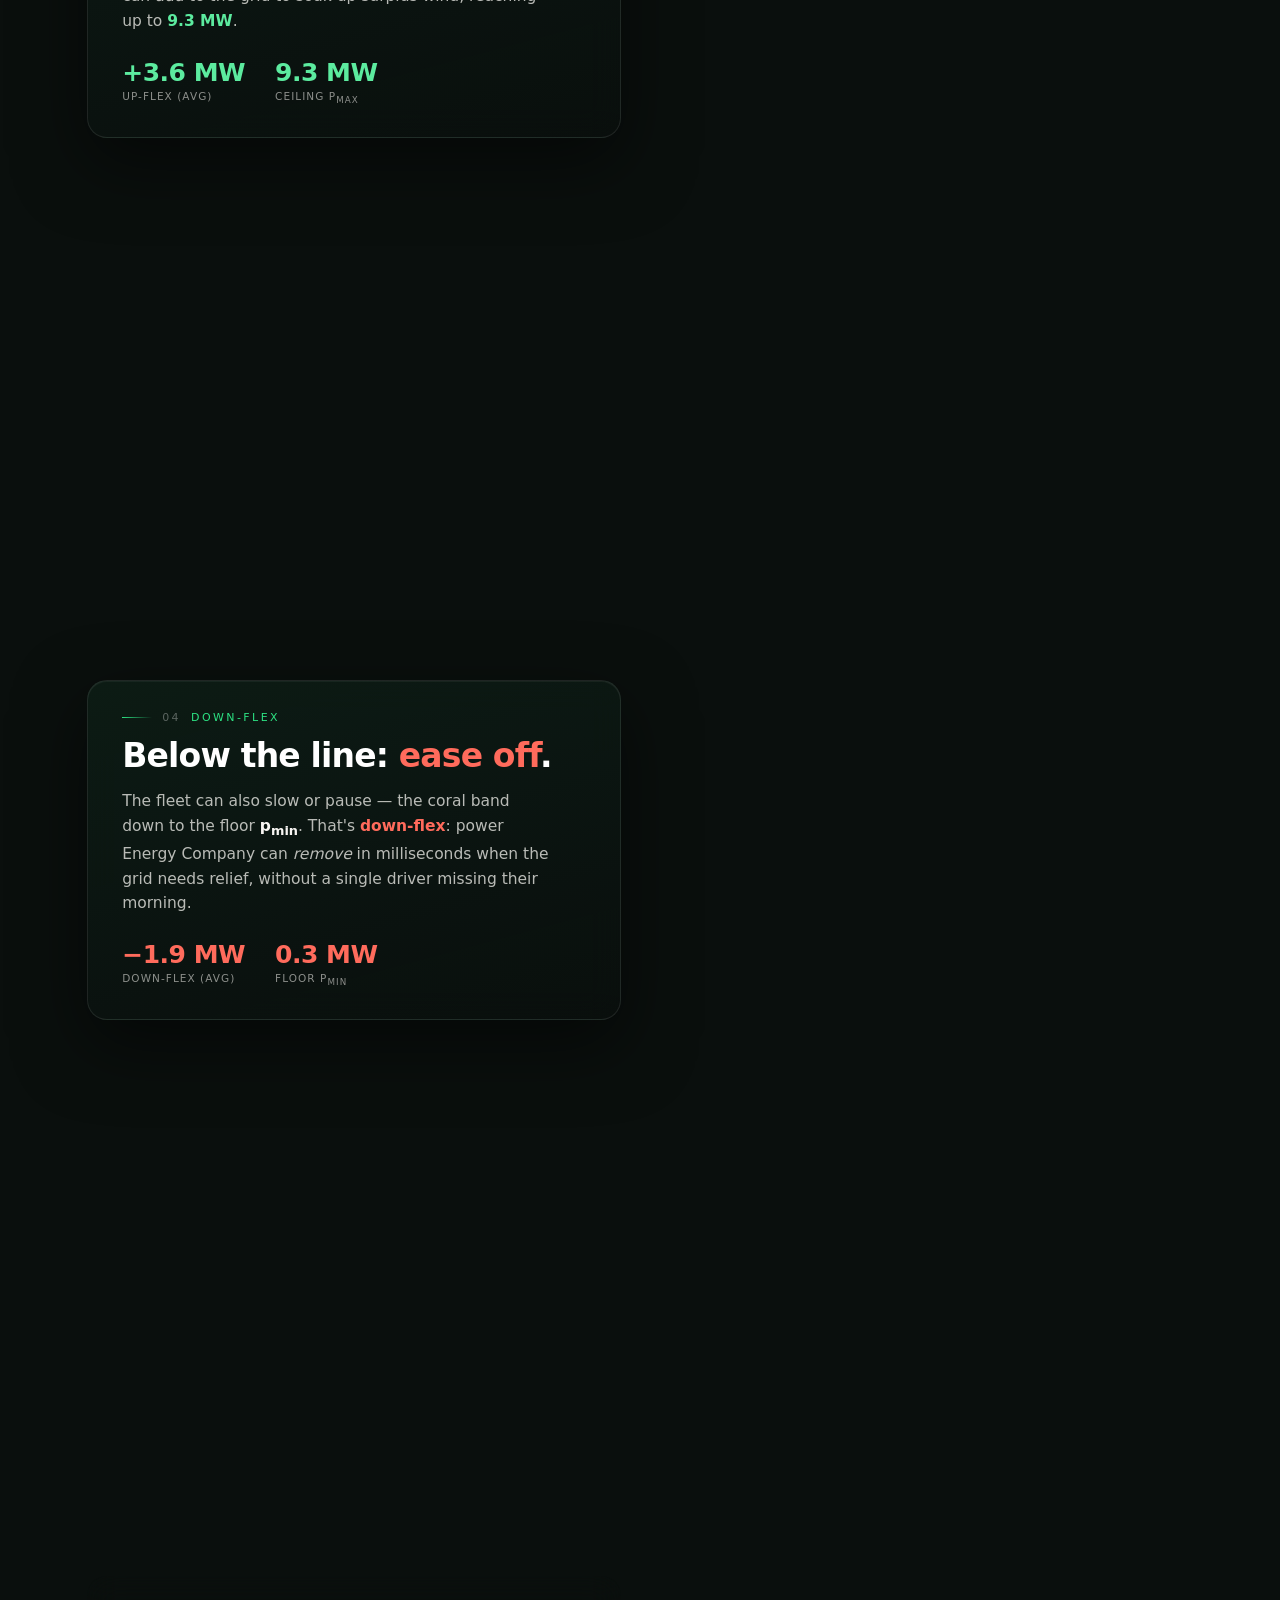
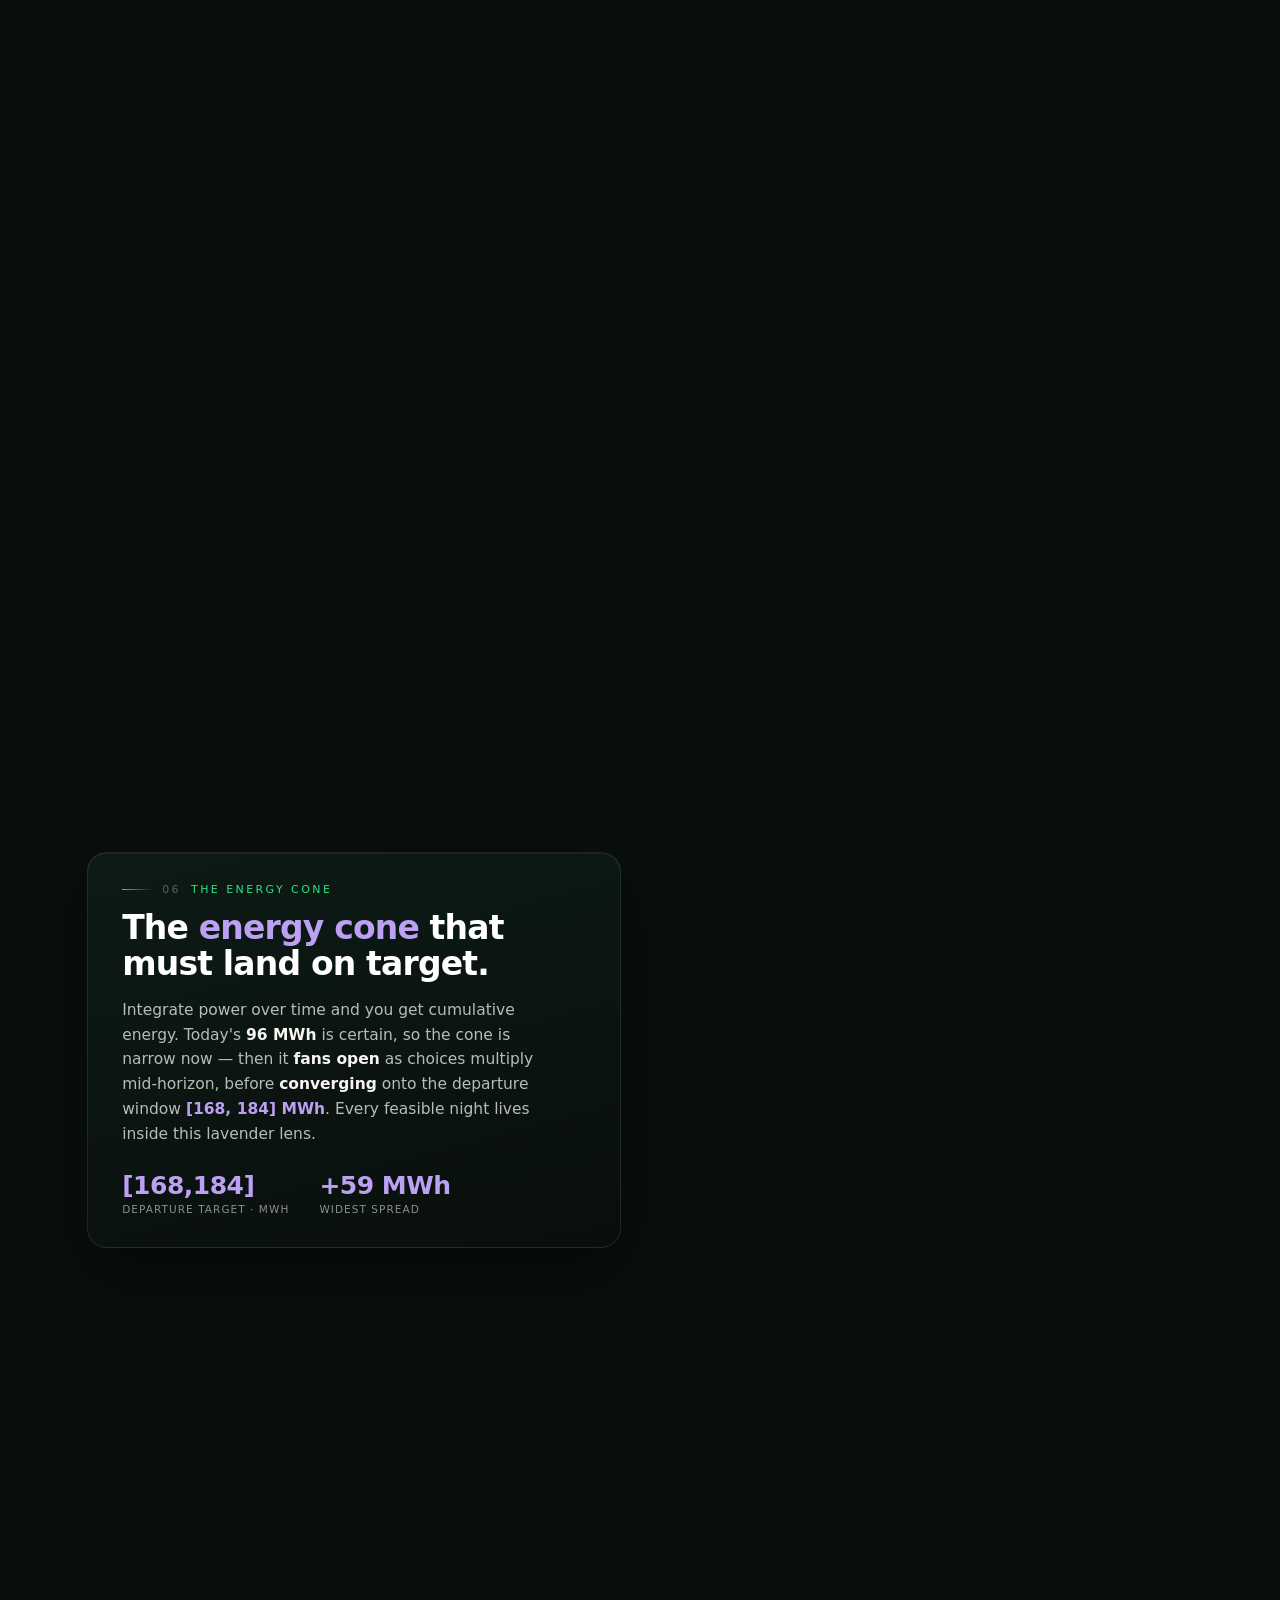
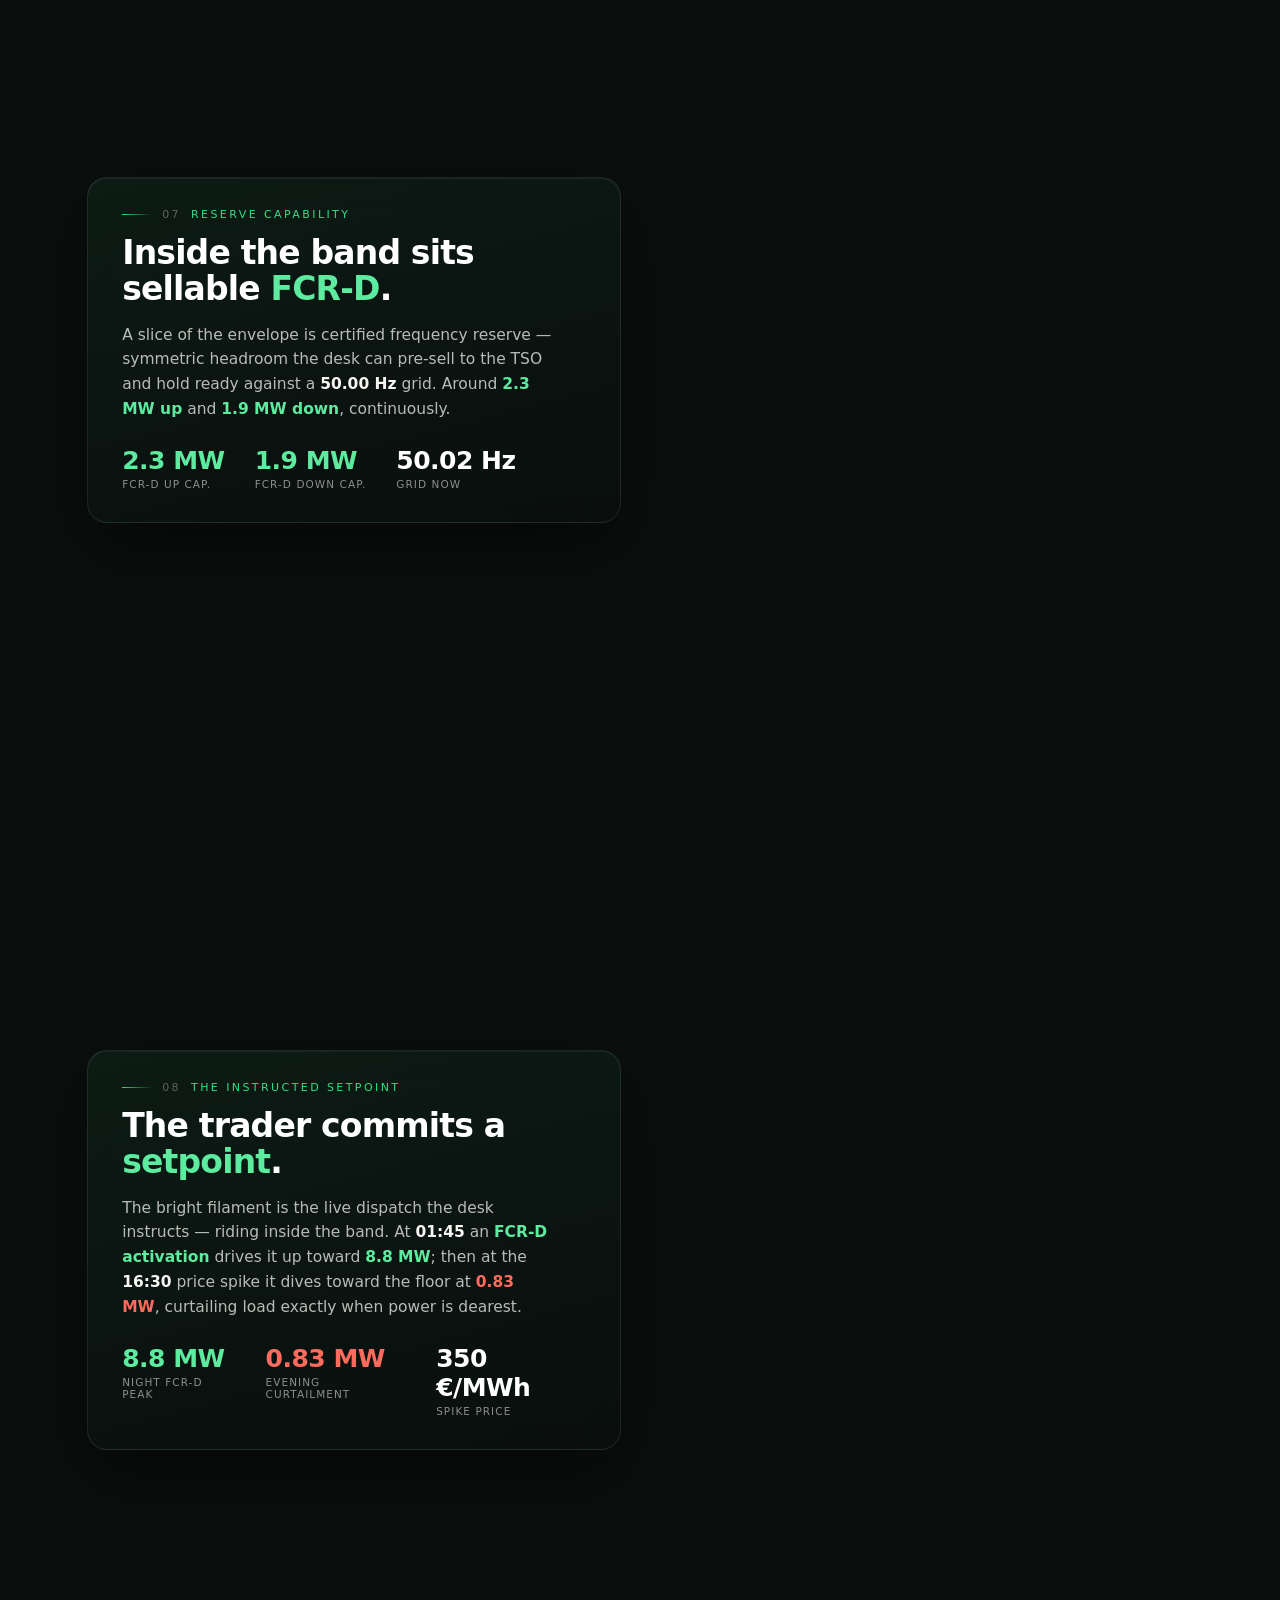
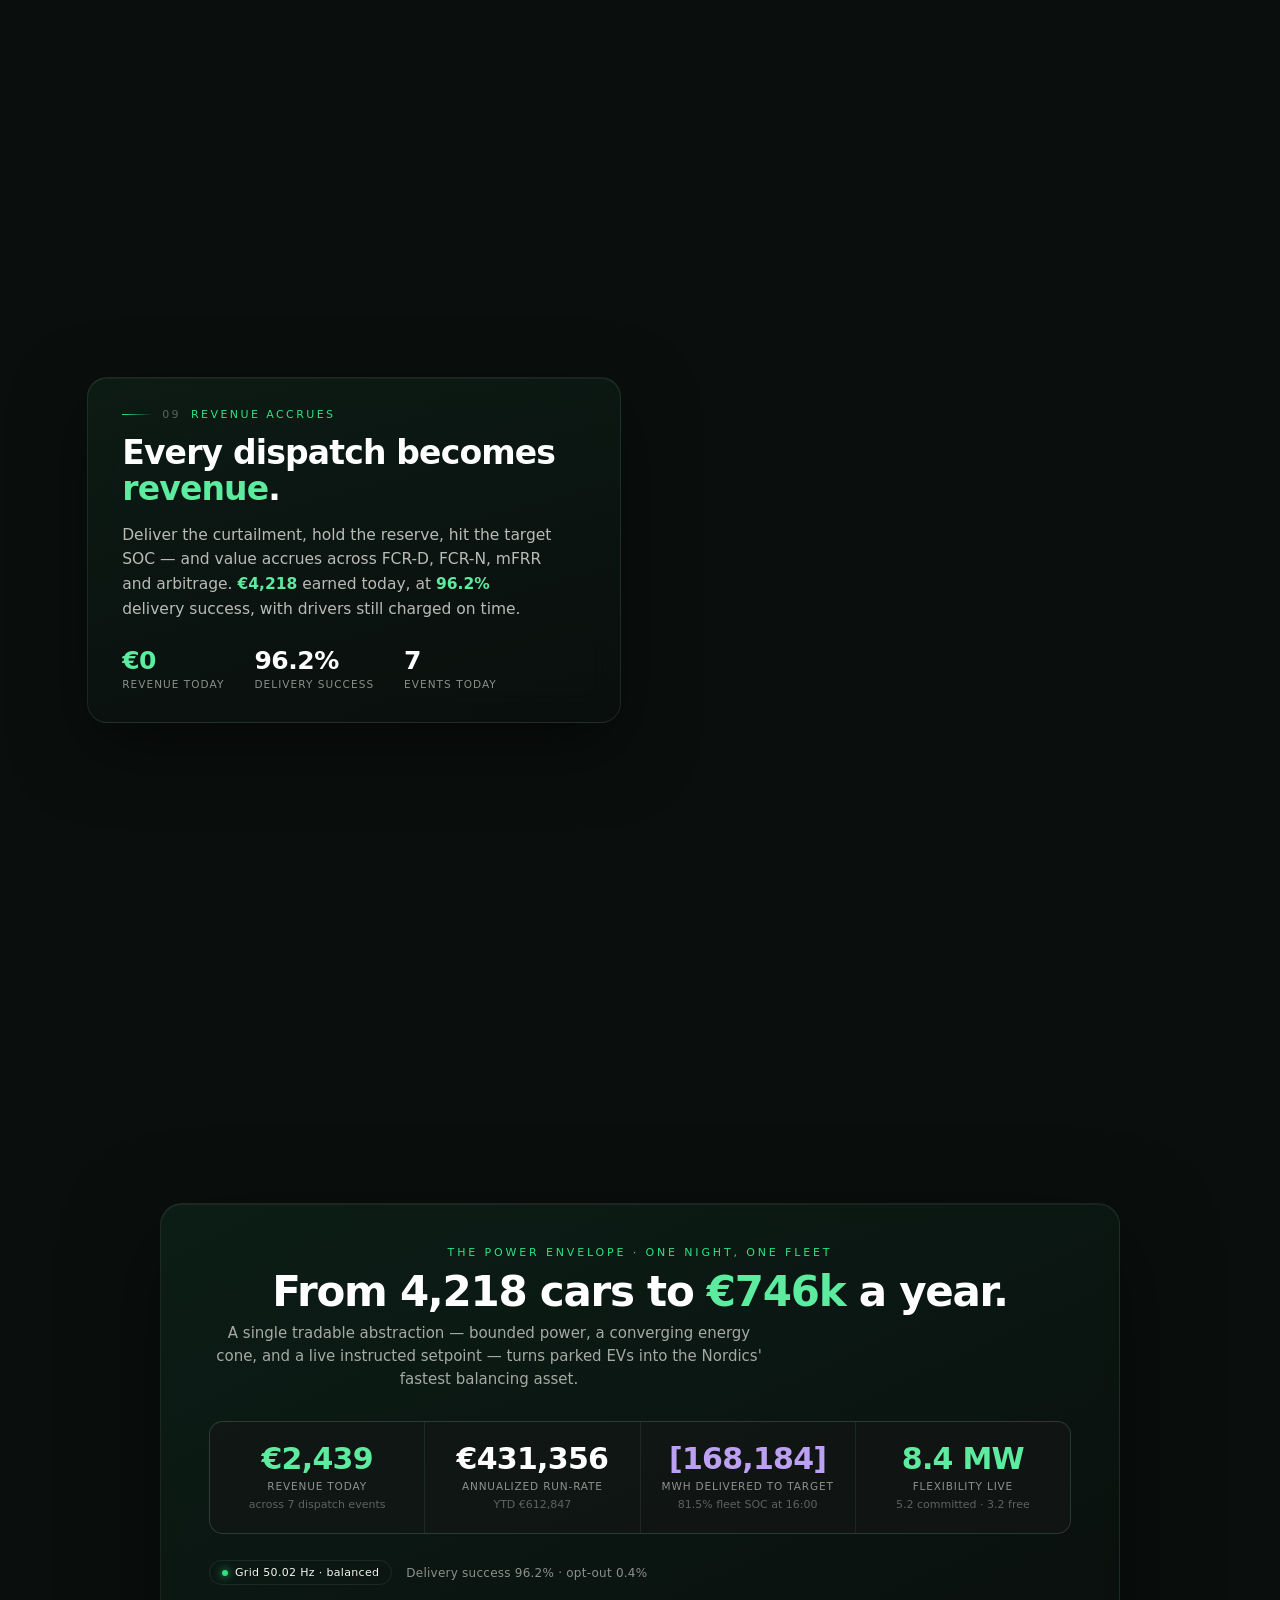
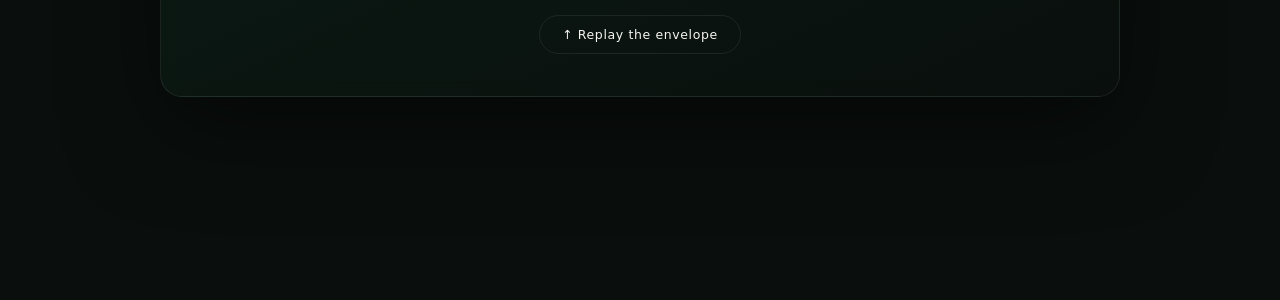
<file: executive-summary-demo/06-envelope-explorer-2/index.html>
<!DOCTYPE html>
<html lang="en">
<head>
<meta charset="UTF-8" />
<meta name="viewport" content="width=device-width, initial-scale=1.0" />
<title>Envelope Explorer · Energy Company VPP</title>
<style>
  :root{
    --green:#2DE283; --green-l:#5CEB9F; --green-d:#1FB868;
    --ivy:#0A4F33; --ivy-d:#063521;
    --lav:#BCA0F2; --lav-d:#8E74C9;
    --black:#0A0F0D; --black2:#0A0A0A;
    --surf:#0D1F17; --surf2:#10261B;
    --off:#F7F5F2; --white:#FFFFFF;
    --hair:rgba(255,255,255,0.08);
    --coral:#FF6B5C; --coral-d:#F2552E;
    --amber:#E8A33D;
    --txt-dim:rgba(247,245,242,0.55);
    --txt-dimmer:rgba(247,245,242,0.34);
    --font:"Inter","Helvetica Neue","Segoe UI",system-ui,Arial,sans-serif;
  }
  *{box-sizing:border-box;margin:0;padding:0;}
  html{scroll-behavior:auto;color-scheme:dark;}
  ::-webkit-scrollbar{width:10px;}
  ::-webkit-scrollbar-track{background:var(--black);}
  ::-webkit-scrollbar-thumb{background:rgba(45,226,131,0.22);border-radius:5px;border:2px solid var(--black);}
  ::-webkit-scrollbar-thumb:hover{background:rgba(45,226,131,0.42);}
  body{
    font-family:var(--font);
    background:var(--black);
    color:var(--off);
    -webkit-font-smoothing:antialiased;
    text-rendering:optimizeLegibility;
    overflow-x:hidden;
  }
  .tnum{font-variant-numeric:tabular-nums;font-feature-settings:"tnum" 1;}

  /* ---------- ambient backdrop ---------- */
  #ambient{position:fixed;inset:0;z-index:0;pointer-events:none;}
  .orb{position:fixed;border-radius:50%;filter:blur(80px);opacity:0.5;z-index:0;pointer-events:none;will-change:transform;}
  .orb.g{background:radial-gradient(circle,rgba(45,226,131,0.45),transparent 70%);}
  .orb.l{background:radial-gradient(circle,rgba(188,160,242,0.40),transparent 70%);}
  .grain{position:fixed;inset:0;z-index:1;pointer-events:none;opacity:0.035;mix-blend-mode:overlay;
    background-image:radial-gradient(rgba(255,255,255,0.9) 0.5px,transparent 0.5px);
    background-size:3px 3px;}

  /* ---------- header ---------- */
  header{
    position:fixed;top:0;left:0;right:0;height:62px;z-index:50;
    display:flex;align-items:center;gap:22px;
    padding:0 30px;
    background:linear-gradient(180deg,rgba(10,15,13,0.96),rgba(10,15,13,0.72) 70%,transparent);
    backdrop-filter:blur(8px);
  }
  .brandmark{display:flex;align-items:center;gap:11px;}
  .logo{width:26px;height:26px;position:relative;}
  .logo svg{display:block;}
  .brand-txt{display:flex;flex-direction:column;line-height:1.05;}
  .brand-txt b{font-size:13.5px;font-weight:700;letter-spacing:-0.01em;color:var(--white);}
  .brand-txt span{font-size:10px;letter-spacing:0.14em;text-transform:uppercase;color:var(--txt-dim);}
  .header-sep{width:1px;height:26px;background:var(--hair);}
  .concept-name{font-size:13px;font-weight:600;letter-spacing:0.02em;color:var(--green-l);}
  .concept-name em{font-style:normal;color:var(--txt-dim);font-weight:500;}

  .legend{margin-left:auto;display:flex;gap:16px;align-items:center;}
  .lg{display:flex;align-items:center;gap:7px;font-size:10.5px;letter-spacing:0.04em;color:var(--txt-dim);white-space:nowrap;}
  .lg .sw{width:16px;height:9px;border-radius:2px;}
  .sw.up{background:linear-gradient(90deg,rgba(45,226,131,0.85),rgba(45,226,131,0.35));}
  .sw.down{background:linear-gradient(90deg,rgba(255,107,92,0.85),rgba(255,107,92,0.35));}
  .sw.set{background:var(--green-l);height:3px;box-shadow:0 0 8px var(--green-l);}
  .sw.cone{background:linear-gradient(90deg,rgba(188,160,242,0.75),rgba(188,160,242,0.3));}
  .sw.fcr{background:rgba(92,235,159,0.22);border:1px dashed rgba(92,235,159,0.75);}

  /* ---------- progress rail ---------- */
  #rail{position:fixed;left:26px;top:50%;transform:translateY(-50%);z-index:40;
    display:flex;flex-direction:column;gap:13px;}
  .dot{width:9px;height:9px;border-radius:50%;border:1.5px solid rgba(247,245,242,0.25);
    background:transparent;transition:all .4s cubic-bezier(.4,0,.2,1);cursor:pointer;position:relative;}
  .dot.active{background:var(--green);border-color:var(--green);box-shadow:0 0 12px rgba(45,226,131,0.7);transform:scale(1.25);}
  .dot.past{background:rgba(45,226,131,0.4);border-color:rgba(45,226,131,0.5);}
  .dot .tip{position:absolute;left:20px;top:50%;transform:translateY(-50%);
    font-size:10.5px;letter-spacing:0.04em;color:var(--txt-dim);white-space:nowrap;opacity:0;
    pointer-events:none;transition:opacity .25s;background:rgba(13,31,23,0.9);padding:3px 9px;border-radius:6px;border:1px solid var(--hair);}
  .dot:hover .tip{opacity:1;}

  /* ---------- layout ---------- */
  .scroller{position:relative;z-index:10;pointer-events:none;}
  .stage-wrap{position:fixed;inset:0;height:100vh;width:100%;z-index:5;}
  #stage{position:absolute;inset:0;}

  /* caption column */
  .steps{position:relative;z-index:20;width:42%;max-width:560px;margin-left:6.5%;pointer-events:none;}
  .step{min-height:100vh;display:flex;flex-direction:column;justify-content:center;padding:0 0 0 4px;}
  .step .card{
    background:linear-gradient(165deg,rgba(13,31,23,0.78),rgba(10,15,13,0.72));
    border:1px solid rgba(255,255,255,0.09);border-radius:20px;padding:30px 34px 32px;
    backdrop-filter:blur(16px);-webkit-backdrop-filter:blur(16px);
    box-shadow:0 24px 70px rgba(0,0,0,0.5),inset 0 1px 0 rgba(255,255,255,0.05);}
  .step .kicker{font-size:11px;letter-spacing:0.22em;text-transform:uppercase;color:var(--green);
    margin-bottom:14px;display:flex;align-items:center;gap:10px;}
  .step .kicker .num{font-variant-numeric:tabular-nums;color:var(--txt-dimmer);}
  .step .kicker .line{flex:0 0 30px;height:1px;background:linear-gradient(90deg,var(--green),transparent);}
  .step h2{font-size:33px;font-weight:700;letter-spacing:-0.025em;line-height:1.08;margin-bottom:16px;color:var(--white);}
  .step h2 .hl{color:var(--green-l);}
  .step h2 .hlc{color:var(--coral);}
  .step h2 .hll{color:var(--lav);}
  .step p{font-size:15.5px;line-height:1.6;color:rgba(247,245,242,0.74);max-width:430px;font-weight:400;}
  .step p b{color:var(--off);font-weight:600;}
  .step .fig{font-variant-numeric:tabular-nums;font-weight:650;color:var(--green-l);}
  .step .figc{font-variant-numeric:tabular-nums;font-weight:650;color:var(--coral);}
  .step .figl{font-variant-numeric:tabular-nums;font-weight:650;color:var(--lav);}
  .stat-row{display:flex;gap:30px;margin-top:24px;}
  .stat{display:flex;flex-direction:column;gap:3px;}
  .stat .v{font-size:25px;font-weight:700;font-variant-numeric:tabular-nums;letter-spacing:-0.02em;color:var(--white);}
  .stat .v.g{color:var(--green-l);}
  .stat .v.l{color:var(--lav);}
  .stat .v.c{color:var(--coral);}
  .stat .k{font-size:10.5px;letter-spacing:0.1em;text-transform:uppercase;color:var(--txt-dim);}

  /* intro / outro full panels */
  .intro,.outro{min-height:100vh;display:flex;flex-direction:column;justify-content:center;
    align-items:center;text-align:center;position:relative;z-index:20;padding:0 40px;}
  .intro h1{font-size:78px;font-weight:800;letter-spacing:-0.04em;line-height:0.98;color:var(--white);
    margin-bottom:22px;}
  .intro h1 .grad{background:linear-gradient(100deg,var(--green) 10%,var(--green-l) 45%,var(--lav) 95%);
    -webkit-background-clip:text;background-clip:text;-webkit-text-fill-color:transparent;}
  .intro .sub{font-size:18px;color:rgba(247,245,242,0.7);max-width:640px;line-height:1.55;}
  .intro .tag{font-size:11px;letter-spacing:0.3em;text-transform:uppercase;color:var(--green);margin-bottom:30px;}
  .scroll-cue{position:absolute;bottom:42px;left:50%;transform:translateX(-50%);
    display:flex;flex-direction:column;align-items:center;gap:9px;color:var(--txt-dim);font-size:10.5px;letter-spacing:0.2em;text-transform:uppercase;}
  .scroll-cue .mouse{width:20px;height:31px;border:1.6px solid rgba(247,245,242,0.35);border-radius:11px;position:relative;}
  .scroll-cue .mouse i{position:absolute;left:50%;top:6px;width:3px;height:6px;border-radius:2px;background:var(--green-l);transform:translateX(-50%);
    animation:wheel 1.8s ease-in-out infinite;}
  @keyframes wheel{0%{opacity:0;transform:translate(-50%,0);}30%{opacity:1;}70%{opacity:1;transform:translate(-50%,9px);}100%{opacity:0;transform:translate(-50%,9px);}}

  /* outro hero summary card */
  .hero-card{width:min(960px,90vw);background:linear-gradient(155deg,rgba(13,31,23,0.92),rgba(10,15,13,0.92));
    border:1px solid var(--hair);border-radius:22px;padding:42px 48px;backdrop-filter:blur(10px);
    box-shadow:0 30px 90px rgba(0,0,0,0.55),inset 0 1px 0 rgba(255,255,255,0.05);}
  .hero-card .eyebrow{font-size:11px;letter-spacing:0.26em;text-transform:uppercase;color:var(--green);margin-bottom:8px;}
  .hero-card h2{font-size:42px;font-weight:800;letter-spacing:-0.03em;color:var(--white);margin-bottom:6px;}
  .hero-card .lede{font-size:15px;color:rgba(247,245,242,0.66);max-width:560px;line-height:1.55;margin-bottom:30px;}
  .hero-grid{display:grid;grid-template-columns:repeat(4,1fr);gap:1px;background:var(--hair);border-radius:14px;overflow:hidden;border:1px solid var(--hair);}
  .hero-cell{background:rgba(10,15,13,0.7);padding:22px 20px;display:flex;flex-direction:column;gap:6px;}
  .hero-cell .hv{font-size:30px;font-weight:750;font-variant-numeric:tabular-nums;letter-spacing:-0.025em;line-height:1;}
  .hero-cell .hv.g{color:var(--green-l);}
  .hero-cell .hv.l{color:var(--lav);}
  .hero-cell .hv.w{color:var(--white);}
  .hero-cell .hk{font-size:10.5px;letter-spacing:0.08em;text-transform:uppercase;color:var(--txt-dim);}
  .hero-cell .hs{font-size:11px;color:var(--txt-dimmer);}
  .hero-foot{margin-top:26px;display:flex;align-items:center;gap:14px;font-size:12px;color:var(--txt-dim);letter-spacing:0.02em;}
  .pill{display:inline-flex;align-items:center;gap:7px;padding:5px 12px;border:1px solid var(--hair);border-radius:999px;font-size:11px;color:var(--off);letter-spacing:0.03em;}
  .pill .pd{width:6px;height:6px;border-radius:50%;background:var(--green);box-shadow:0 0 8px var(--green);}
  .restart{margin-top:30px;background:transparent;border:1px solid var(--hair);color:var(--off);
    padding:11px 22px;border-radius:999px;font-family:var(--font);font-size:12.5px;letter-spacing:0.05em;cursor:pointer;
    transition:all .3s;pointer-events:auto;}
  .restart:hover{border-color:var(--green);color:var(--green-l);background:rgba(45,226,131,0.06);}

  /* parameter card overlay on stage (appears step 1+) */
  #paramCard{position:absolute;right:46px;top:96px;width:248px;z-index:25;
    background:linear-gradient(160deg,rgba(13,31,23,0.9),rgba(10,15,13,0.85));
    border:1px solid var(--hair);border-radius:16px;padding:18px 19px;backdrop-filter:blur(9px);
    opacity:0;transform:translateY(-8px);transition:opacity .6s,transform .6s;pointer-events:none;
    box-shadow:0 18px 50px rgba(0,0,0,0.45);}
  #paramCard.show{opacity:1;transform:translateY(0);}
  #paramCard h4{font-size:10.5px;letter-spacing:0.16em;text-transform:uppercase;color:var(--green);margin-bottom:13px;display:flex;align-items:center;gap:8px;}
  #paramCard h4 .blip{width:6px;height:6px;border-radius:50%;background:var(--green);box-shadow:0 0 8px var(--green);animation:pulse 2.4s ease-in-out infinite;}
  @keyframes pulse{0%,100%{opacity:1;}50%{opacity:0.35;}}
  .prow{display:flex;justify-content:space-between;align-items:baseline;padding:5px 0;border-bottom:1px solid rgba(255,255,255,0.045);}
  .prow:last-child{border-bottom:none;}
  .prow .pk{font-size:11px;color:var(--txt-dim);letter-spacing:0.01em;}
  .prow .pv{font-size:12.5px;font-weight:600;font-variant-numeric:tabular-nums;color:var(--off);}
  .prow .pv.g{color:var(--green-l);}

  /* cadence ticker */
  #cadence{position:absolute;left:50%;bottom:9px;transform:translateX(-50%);z-index:25;
    font-size:10.5px;letter-spacing:0.14em;text-transform:uppercase;color:var(--txt-dim);
    display:flex;align-items:center;gap:9px;opacity:0;transition:opacity .6s;}
  #cadence.show{opacity:1;}
  #cadence .tick{width:7px;height:7px;border-radius:50%;background:var(--green-l);box-shadow:0 0 8px var(--green-l);animation:pulse 1.5s ease-in-out infinite;}

  @media (max-width:1240px){
    .steps{width:46%;margin-left:5.5%;}
    .step h2{font-size:28px;}
    .legend{gap:11px;}
    .lg{font-size:9.5px;}
    #paramCard{width:218px;right:30px;}
    .intro h1{font-size:60px;}
  }
  @media (max-width:1100px){
    .legend .lg span{display:none;}
  }
  @media (max-width:900px){
    .hero-grid{grid-template-columns:repeat(2,1fr);}
    .steps{width:60%;}
    .intro h1{font-size:46px;}
  }
  @media (prefers-reduced-motion:reduce){
    .scroll-cue .mouse i,#paramCard h4 .blip,#cadence .tick,.pill .pd{animation:none;}
  }

  /* hover readout tooltip */
  #hoverTip{position:fixed;z-index:60;pointer-events:none;opacity:0;transition:opacity .15s;
    background:rgba(10,15,13,0.92);border:1px solid var(--hair);border-radius:10px;
    padding:10px 13px;font-size:11.5px;backdrop-filter:blur(8px);min-width:168px;
    box-shadow:0 10px 30px rgba(0,0,0,0.5);}
  #hoverTip .ht-clock{font-weight:700;color:var(--white);letter-spacing:0.06em;margin-bottom:6px;font-variant-numeric:tabular-nums;}
  #hoverTip .ht-row{display:flex;justify-content:space-between;gap:16px;padding:1.5px 0;color:var(--txt-dim);white-space:nowrap;}
  #hoverTip .ht-row .hv{font-variant-numeric:tabular-nums;font-weight:600;color:var(--off);}
  #hoverTip .swd{display:inline-block;width:8px;height:8px;border-radius:2px;margin-right:7px;}
</style>
</head>
<body>

<canvas id="ambient"></canvas>
<div class="orb g" id="orb1" style="width:520px;height:520px;left:-120px;top:-80px;"></div>
<div class="orb l" id="orb2" style="width:480px;height:480px;right:-100px;bottom:-120px;"></div>
<div class="grain"></div>

<header>
  <div class="brandmark">
    <span class="logo">
      <svg width="26" height="26" viewBox="0 0 26 26" fill="none">
        <circle cx="13" cy="13" r="12" stroke="#2DE283" stroke-width="1.4" opacity="0.55"/>
        <path d="M13 4.2 C8.4 8.5 8.4 14.2 13 21.8 C17.6 14.2 17.6 8.5 13 4.2 Z" fill="#2DE283" opacity="0.92"/>
        <circle cx="13" cy="12.4" r="2.1" fill="#0A0F0D"/>
      </svg>
    </span>
    <div class="brand-txt">
      <b>Energy Company</b><span>VPP Desk</span>
    </div>
  </div>
  <div class="header-sep"></div>
  <div class="concept-name">Envelope Explorer&nbsp;&nbsp;<em>· EV Virtual Power Plant</em></div>
  <div class="legend">
    <div class="lg"><span class="sw up"></span><span>Up-flex</span></div>
    <div class="lg"><span class="sw down"></span><span>Down-flex</span></div>
    <div class="lg"><span class="sw set"></span><span>Setpoint</span></div>
    <div class="lg"><span class="sw cone"></span><span>Energy cone</span></div>
    <div class="lg"><span class="sw fcr"></span><span>FCR-D band</span></div>
  </div>
</header>

<nav id="rail"></nav>

<!-- The pinned stage -->
<div class="stage-wrap">
  <svg id="stage" viewBox="0 0 1440 900" preserveAspectRatio="xMidYMid slice" aria-label="Power Envelope stage">
    <defs>
      <linearGradient id="gUp" x1="0" y1="0" x2="0" y2="1">
        <stop offset="0%" stop-color="#2DE283" stop-opacity="0.55"/>
        <stop offset="100%" stop-color="#2DE283" stop-opacity="0.06"/>
      </linearGradient>
      <linearGradient id="gDown" x1="0" y1="0" x2="0" y2="1">
        <stop offset="0%" stop-color="#FF6B5C" stop-opacity="0.10"/>
        <stop offset="100%" stop-color="#FF6B5C" stop-opacity="0.46"/>
      </linearGradient>
      <linearGradient id="gCone" x1="0" y1="0" x2="0" y2="1">
        <stop offset="0%" stop-color="#BCA0F2" stop-opacity="0.46"/>
        <stop offset="55%" stop-color="#8E74C9" stop-opacity="0.22"/>
        <stop offset="100%" stop-color="#BCA0F2" stop-opacity="0.40"/>
      </linearGradient>
      <linearGradient id="gSet" x1="0" y1="0" x2="1" y2="0">
        <stop offset="0%" stop-color="#5CEB9F"/>
        <stop offset="100%" stop-color="#2DE283"/>
      </linearGradient>
      <radialGradient id="gNow" cx="0.5" cy="0.5" r="0.5">
        <stop offset="0%" stop-color="#5CEB9F" stop-opacity="0.9"/>
        <stop offset="100%" stop-color="#5CEB9F" stop-opacity="0"/>
      </radialGradient>
      <filter id="glow" x="-30%" y="-30%" width="160%" height="160%">
        <feGaussianBlur stdDeviation="3.4" result="b"/>
        <feMerge><feMergeNode in="b"/><feMergeNode in="SourceGraphic"/></feMerge>
      </filter>
      <filter id="glowSoft" x="-60%" y="-60%" width="220%" height="220%">
        <feGaussianBlur stdDeviation="7" result="b"/>
        <feMerge><feMergeNode in="b"/><feMergeNode in="SourceGraphic"/></feMerge>
      </filter>
      <clipPath id="plotClip"><rect id="plotClipRect" x="0" y="0" width="1440" height="900"/></clipPath>
    </defs>

    <!-- grid + axes -->
    <g id="gAxes"></g>
    <!-- plot content (clipped) -->
    <g clip-path="url(#plotClip)">
      <g id="gCone_"></g>
      <g id="gDown_"></g>
      <g id="gUp_"></g>
      <g id="gBaseline"></g>
      <g id="gFcrd"></g>
      <g id="gEnergyPaths"></g>
      <g id="gSetpoint"></g>
      <g id="gEvents"></g>
      <g id="gNowLine"></g>
    </g>
    <!-- axis labels & callouts (unclipped) -->
    <g id="gLabels"></g>
    <g id="gCallouts"></g>
    <g id="gTargetBadge"></g>
  </svg>

  <div id="paramCard">
    <h4><span class="blip"></span>PE Parameters</h4>
    <div id="paramRows"></div>
  </div>

  <div id="cadence"><span class="tick"></span><span id="cadenceTxt">Asset operator confirms PE · FlexIT setpoint every 15 min</span></div>
  <div id="hoverTip"></div>
</div>

<!-- Scroll content -->
<div class="scroller" id="scroller">

  <section class="intro" data-step="-1">
    <div class="tag">That Nordic Energy</div>
    <h1>The shape of<br><span class="grad">flexibility.</span></h1>
    <p class="sub">4,218 home EV chargers, aggregated into one Virtual Power Plant.
      Scroll to watch a single night's charge become a tradable <b>Power Envelope</b> —
      and €4,218 of grid-balancing revenue.</p>
    <div class="scroll-cue"><div class="mouse"><i></i></div>Scroll</div>
  </section>

  <div class="steps">

  <section class="step" data-step="0">
    <div class="card">
    <div class="kicker"><span class="line"></span><span class="num">01</span> One car, one night</div>
    <h2>It starts with <span class="hl">one EV</span> that needs to charge.</h2>
    <p>A driver plugs in at <b>18:00</b> with the battery at <span class="fig">45.7%</span>.
      They need <span class="fig">80%</span> by the <b>16:00</b> departure. At <b class="fig">7.4 kW</b>,
      there's hours of slack in <em>when</em> those electrons flow — and that slack is worth money.</p>
    <div class="stat-row">
      <div class="stat"><span class="v g">45.7%</span><span class="k">Arrival SOC</span></div>
      <div class="stat"><span class="v">7.4 kW</span><span class="k">Charge rate</span></div>
      <div class="stat"><span class="v">22 h</span><span class="k">Plugged-in window</span></div>
    </div>
    </div>
  </section>

  <section class="step" data-step="1">
    <div class="card">
    <div class="kicker"><span class="line"></span><span class="num">02</span> The fleet baseline</div>
    <h2>Multiply by <span class="hl">4,218 cars</span> → a fleet schedule.</h2>
    <p>Each car's plan, summed, becomes the <b>baseline</b> — Energy Company's planned charging
      curve across the 24-hour horizon. It peaks near <span class="fig">5.7 MW</span> deep
      in the night when prices are low and the grid is calm.</p>
    <div class="stat-row">
      <div class="stat"><span class="v">4,218</span><span class="k">Aggregated EVs</span></div>
      <div class="stat"><span class="v g">5.7 MW</span><span class="k">Baseline peak</span></div>
      <div class="stat"><span class="v">210 MWh</span><span class="k">Fleet capacity</span></div>
    </div>
    </div>
  </section>

  <section class="step" data-step="2">
    <div class="card">
    <div class="kicker"><span class="line"></span><span class="num">03</span> Up-flex</div>
    <h2>Above the line: <span class="hl">charge harder</span>.</h2>
    <p>Every car not yet full can speed up on command. The room between baseline and
      the ceiling <b>p<sub>max</sub></b> is <span class="fig">up-flex</span> — the green band.
      It's capacity Energy Company can <em>add</em> to the grid to soak up surplus wind, reaching
      up to <span class="fig">9.3 MW</span>.</p>
    <div class="stat-row">
      <div class="stat"><span class="v g">+3.6 MW</span><span class="k">Up-flex (avg)</span></div>
      <div class="stat"><span class="v g">9.3 MW</span><span class="k">Ceiling p<sub>max</sub></span></div>
    </div>
    </div>
  </section>

  <section class="step" data-step="3">
    <div class="card">
    <div class="kicker"><span class="line"></span><span class="num">04</span> Down-flex</div>
    <h2>Below the line: <span class="hlc">ease off</span>.</h2>
    <p>The fleet can also slow or pause — the coral band down to the floor
      <b>p<sub>min</sub></b>. That's <span class="figc">down-flex</span>: power Energy Company can
      <em>remove</em> in milliseconds when the grid needs relief, without a single driver
      missing their morning.</p>
    <div class="stat-row">
      <div class="stat"><span class="v c">−1.9 MW</span><span class="k">Down-flex (avg)</span></div>
      <div class="stat"><span class="v c">0.3 MW</span><span class="k">Floor p<sub>min</sub></span></div>
    </div>
    </div>
  </section>

  <section class="step" data-step="4">
    <div class="card">
    <div class="kicker"><span class="line"></span><span class="num">05</span> The Power Envelope</div>
    <h2>Together they form the <span class="hl">Power&nbsp;Envelope</span>.</h2>
    <p>Bound above by <b>p<sub>max</sub></b> and below by <b>p<sub>min</sub></b>, the band is the
      full operating space for the fleet — every megawatt the trading desk can dispatch
      at any instant across the night. <span class="fig">8.4 MW</span> of flexibility, live.</p>
    <div class="stat-row">
      <div class="stat"><span class="v g">8.4 MW</span><span class="k">Max flexibility</span></div>
      <div class="stat"><span class="v">96</span><span class="k">15-min steps</span></div>
    </div>
    </div>
  </section>

  <section class="step" data-step="5">
    <div class="card">
    <div class="kicker"><span class="line"></span><span class="num">06</span> The Energy cone</div>
    <h2>The <span class="hll">energy cone</span> that must land on target.</h2>
    <p>Integrate power over time and you get cumulative energy. Today's <b>96 MWh</b> is certain,
      so the cone is narrow now — then it <b>fans open</b> as choices multiply mid-horizon,
      before <b>converging</b> onto the departure window <span class="figl">[168, 184] MWh</span>.
      Every feasible night lives inside this lavender lens.</p>
    <div class="stat-row">
      <div class="stat"><span class="v l">[168,184]</span><span class="k">Departure target · MWh</span></div>
      <div class="stat"><span class="v l">+59 MWh</span><span class="k">Widest spread</span></div>
    </div>
    </div>
  </section>

  <section class="step" data-step="6">
    <div class="card">
    <div class="kicker"><span class="line"></span><span class="num">07</span> Reserve capability</div>
    <h2>Inside the band sits sellable <span class="hl">FCR-D</span>.</h2>
    <p>A slice of the envelope is certified frequency reserve — symmetric headroom the desk
      can pre-sell to the TSO and hold ready against a <b>50.00 Hz</b> grid. Around
      <span class="fig">2.3 MW up</span> and <span class="fig">1.9 MW down</span>, continuously.</p>
    <div class="stat-row">
      <div class="stat"><span class="v g">2.3 MW</span><span class="k">FCR-D up cap.</span></div>
      <div class="stat"><span class="v g">1.9 MW</span><span class="k">FCR-D down cap.</span></div>
      <div class="stat"><span class="v">50.02 Hz</span><span class="k">Grid now</span></div>
    </div>
    </div>
  </section>

  <section class="step" data-step="7">
    <div class="card">
    <div class="kicker"><span class="line"></span><span class="num">08</span> The instructed setpoint</div>
    <h2>The trader commits a <span class="hl">setpoint</span>.</h2>
    <p>The bright filament is the live dispatch the desk instructs — riding inside the band.
      At <b>01:45</b> an <b class="fig">FCR-D activation</b> drives it up toward <span class="fig">8.8 MW</span>;
      then at the <b>16:30</b> price spike it dives toward the floor at <span class="figc">0.83 MW</span>,
      curtailing load exactly when power is dearest.</p>
    <div class="stat-row">
      <div class="stat"><span class="v g">8.8 MW</span><span class="k">Night FCR-D peak</span></div>
      <div class="stat"><span class="v c">0.83 MW</span><span class="k">Evening curtailment</span></div>
      <div class="stat"><span class="v">350 €/MWh</span><span class="k">Spike price</span></div>
    </div>
    </div>
  </section>

  <section class="step" data-step="8">
    <div class="card">
    <div class="kicker"><span class="line"></span><span class="num">09</span> Revenue accrues</div>
    <h2>Every dispatch becomes <span class="hl">revenue</span>.</h2>
    <p>Deliver the curtailment, hold the reserve, hit the target SOC — and value accrues
      across FCR-D, FCR-N, mFRR and arbitrage. <span class="fig">€4,218</span> earned today,
      at <b class="fig">96.2%</b> delivery success, with drivers still charged on time.</p>
    <div class="stat-row">
      <div class="stat"><span class="v g" id="revToday">€0</span><span class="k">Revenue today</span></div>
      <div class="stat"><span class="v">96.2%</span><span class="k">Delivery success</span></div>
      <div class="stat"><span class="v">7</span><span class="k">Events today</span></div>
    </div>
    </div>
  </section>

  </div><!-- /.steps -->


  <section class="outro" data-step="9">
    <div class="hero-card">
      <div class="eyebrow">The Power Envelope · One night, one fleet</div>
      <h2>From 4,218 cars to <span style="color:var(--green-l)">€746k</span> a year.</h2>
      <p class="lede">A single tradable abstraction — bounded power, a converging energy cone, and a
        live instructed setpoint — turns parked EVs into the Nordics' fastest balancing asset.</p>
      <div class="hero-grid">
        <div class="hero-cell"><span class="hv g" id="oRevDay">€4,218</span><span class="hk">Revenue today</span><span class="hs">across 7 dispatch events</span></div>
        <div class="hero-cell"><span class="hv w" id="oRevAnn">€746,130</span><span class="hk">Annualized run-rate</span><span class="hs">YTD €612,847</span></div>
        <div class="hero-cell"><span class="hv l">[168,184]</span><span class="hk">MWh delivered to target</span><span class="hs">81.5% fleet SOC at 16:00</span></div>
        <div class="hero-cell"><span class="hv g">8.4 MW</span><span class="hk">Flexibility live</span><span class="hs">5.2 committed · 3.2 free</span></div>
      </div>
      <div class="hero-foot">
        <span class="pill"><span class="pd"></span>Grid 50.02 Hz · balanced</span>
        <span>Delivery success 96.2% · opt-out 0.4%</span>
      </div>
      <button class="restart" id="restartBtn">↑ Replay the envelope</button>
    </div>
  </section>

</div>

<script src="vpp-data.js"></script>
<script>
(function(){
  "use strict";
  var V = (window.VPP) || {};
  // ---- safe accessors ----
  function arr(x){return Array.isArray(x)?x:[];}
  var PE  = arr(V.powerEnvelope);
  var EE  = arr(V.energyEnvelope);
  var PARAMS = V.peParameters || {};
  var PORT = V.portfolioSummary || {};
  if(PE.length===0){ console.warn("VPP power envelope missing"); }

  // =========================================================
  //  GEOMETRY  (viewBox 1440 x 900)
  // =========================================================
  var VBW=1440, VBH=900;
  var M = {l:96, r:330, t:108, b:96}; // right margin leaves room for param card / target badge
  function plotW(){return VBW - M.l - M.r;}
  function plotH(){return VBH - M.t - M.b;}

  // x: time index 0..95 across plot
  var N = Math.max(PE.length, EE.length, 1);
  function xAt(i){ return M.l + (plotW()) * (i/(N-1)); }

  // POWER y-scale (MW)  — fixed domain for stable morph
  var P_MIN_DOM = 0, P_MAX_DOM = 9.6;
  function yP(mw){ return M.t + plotH() * (1 - (mw - P_MIN_DOM)/(P_MAX_DOM - P_MIN_DOM)); }

  // ENERGY y-scale (MWh)
  var E_MIN_DOM = 80, E_MAX_DOM = 200;
  function yE(mwh){ return M.t + plotH() * (1 - (mwh - E_MIN_DOM)/(E_MAX_DOM - E_MIN_DOM)); }

  // =========================================================
  //  Build static path data once
  // =========================================================
  function clamp(v,a,b){return v<a?a:(v>b?b:v);}
  function lerp(a,b,t){return a+(b-a)*t;}
  function easeInOut(t){t=clamp(t,0,1);return t<0.5?4*t*t*t:1-Math.pow(-2*t+2,3)/2;}
  function easeOut(t){t=clamp(t,0,1);return 1-Math.pow(1-t,3);}

  function nf(v){ return (isFinite(v)?v:0).toFixed(2); }
  // area path between top fn and bottom fn over indices, optionally limited by progress p (0..1)
  function bandPath(topY, botY, p){
    p = (p===undefined)?1:clamp(p,0,1);
    var lim = Math.max(1, Math.round((N-1)*p));
    var d="M";
    for(var i=0;i<=lim;i++){ d += (i?"L":"") + nf(xAt(i))+" "+nf(topY(i))+" "; }
    for(var j=lim;j>=0;j--){ d += "L"+nf(xAt(j))+" "+nf(botY(j))+" "; }
    return d+"Z";
  }
  function linePath(yfn, p){
    p=(p===undefined)?1:clamp(p,0,1);
    var lim=Math.max(0,Math.round((N-1)*p));
    var d="M";
    for(var i=0;i<=lim;i++){ d += (i?"L":"")+nf(xAt(i))+" "+nf(yfn(i))+" "; }
    return d;
  }
  // smooth path (catmull-rom -> bezier) for the setpoint filament
  function smoothLine(pts, p){
    if(!pts || pts.length===0) return "M0 0";
    p=(p===undefined)?1:clamp(p,0,1);
    if(pts.length===1) return "M"+pts[0].x.toFixed(2)+" "+pts[0].y.toFixed(2);
    var lim=Math.max(1,Math.round((pts.length-1)*p));
    var d="M"+pts[0].x.toFixed(2)+" "+pts[0].y.toFixed(2);
    for(var i=0;i<lim;i++){
      var p0=pts[i-1]||pts[i], p1=pts[i], p2=pts[i+1]||pts[i], p3=pts[i+2]||p2;
      var c1x=p1.x+(p2.x-p0.x)/6, c1y=p1.y+(p2.y-p0.y)/6;
      var c2x=p2.x-(p3.x-p1.x)/6, c2y=p2.y-(p3.y-p1.y)/6;
      d+="C"+c1x.toFixed(2)+" "+c1y.toFixed(2)+" "+c2x.toFixed(2)+" "+c2y.toFixed(2)+" "+p2.x.toFixed(2)+" "+p2.y.toFixed(2);
    }
    return d;
  }

  // y-functions reading PE/EE safely
  function base(i){ return (PE[i]&&PE[i].baselineMW)||0; }
  function pmax(i){ return (PE[i]&&PE[i].pMaxMW)||base(i); }
  function pmin(i){ return (PE[i]&&PE[i].pMinMW)||base(i); }
  function setp(i){ return (PE[i]&&PE[i].setpointMW)||base(i); }
  function fcrU(i){ return (PE[i]&&PE[i].fcrdUpMW)||0; }
  function fcrD(i){ return (PE[i]&&PE[i].fcrdDownMW)||0; }
  function elo(i){ return (EE[i]&&EE[i].eLoMWh)||0; }
  function ehi(i){ return (EE[i]&&EE[i].eHiMWh)||0; }
  function eset(i){ return (EE[i]&&EE[i].eSetMWh)||0; }

  // ---- DOM refs ----
  var $=function(id){return document.getElementById(id);};
  var gAxes=$("gAxes"), gLabels=$("gLabels"), gCallouts=$("gCallouts"), gTargetBadge=$("gTargetBadge");
  var gConeEl=$("gCone_"), gDownEl=$("gDown_"), gUpEl=$("gUp_"),
      gBase=$("gBaseline"), gFcrd=$("gFcrd"), gEnergyPaths=$("gEnergyPaths"),
      gSet=$("gSetpoint"), gEvents=$("gEvents"), gNow=$("gNowLine");

  function svgEl(tag,attrs){
    var e=document.createElementNS("http://www.w3.org/2000/svg",tag);
    if(attrs)for(var k in attrs){e.setAttribute(k,attrs[k]);}
    return e;
  }

  // =========================================================
  //  STATIC SCAFFOLD: axes + gridlines (drawn once)
  // =========================================================
  // POWER axis (left), ENERGY axis (right) — we keep both, fade per phase.
  var powerGrid=[0,2,4,6,8], energyGrid=[100,120,140,160,180,200];

  function buildAxes(){
    gAxes.innerHTML="";
    // frame baseline
    var px=M.l, py=M.t, pw=plotW(), ph=plotH();
    // horizontal gridlines for power
    powerGrid.forEach(function(mw){
      var y=yP(mw);
      gAxes.appendChild(svgEl("line",{x1:px,y1:y,x2:px+pw,y2:y,stroke:"rgba(255,255,255,0.05)","stroke-width":1,class:"gridP"}));
    });
    // vertical time gridlines every 4h (16 steps) -> clocks
    for(var i=0;i<N;i+=16){
      var x=xAt(i);
      gAxes.appendChild(svgEl("line",{x1:x,y1:py,x2:x,y2:py+ph,stroke:"rgba(255,255,255,0.04)","stroke-width":1}));
    }
    // axis bottom rule
    gAxes.appendChild(svgEl("line",{x1:px,y1:py+ph,x2:px+pw,y2:py+ph,stroke:"rgba(255,255,255,0.14)","stroke-width":1.2}));
    // left vertical
    gAxes.appendChild(svgEl("line",{x1:px,y1:py,x2:px,y2:py+ph,stroke:"rgba(255,255,255,0.10)","stroke-width":1}));
  }

  // axis labels (power left / energy right) live in gLabels; we recompute per phase via opacity groups
  var powerLabelEls=[], energyLabelEls=[], timeLabelEls=[];
  function buildLabels(){
    gLabels.innerHTML="";
    var px=M.l, ph=plotH(), pw=plotW();
    // POWER labels (left)
    powerLabelEls=[];
    powerGrid.forEach(function(mw){
      var t=svgEl("text",{x:px-14,y:yP(mw)+4,"text-anchor":"end",class:"tnum",fill:"rgba(247,245,242,0.45)","font-size":12,"font-family":"inherit"});
      t.textContent=mw;
      gLabels.appendChild(t); powerLabelEls.push(t);
    });
    var pAxisTitle=svgEl("text",{x:px-14,y:M.t-16,"text-anchor":"end",fill:"rgba(45,226,131,0.7)","font-size":11,"letter-spacing":"0.12em","font-family":"inherit"});
    pAxisTitle.textContent="POWER · MW"; pAxisTitle.setAttribute("id","pAxisTitle");
    gLabels.appendChild(pAxisTitle); powerLabelEls.push(pAxisTitle);

    // ENERGY labels (right)
    energyLabelEls=[];
    energyGrid.forEach(function(mwh){
      var t=svgEl("text",{x:px+pw+16,y:yE(mwh)+4,"text-anchor":"start",class:"tnum",fill:"rgba(188,160,242,0.6)","font-size":12,"font-family":"inherit",opacity:0});
      t.textContent=mwh;
      gLabels.appendChild(t); energyLabelEls.push(t);
    });
    var eAxisTitle=svgEl("text",{x:px+pw+16,y:M.t-16,"text-anchor":"start",fill:"rgba(188,160,242,0.8)","font-size":11,"letter-spacing":"0.12em","font-family":"inherit",opacity:0});
    eAxisTitle.textContent="ENERGY · MWh"; eAxisTitle.setAttribute("id","eAxisTitle");
    gLabels.appendChild(eAxisTitle); energyLabelEls.push(eAxisTitle);

    // TIME labels (bottom) every 16 steps
    timeLabelEls=[];
    for(var i=0;i<N;i+=16){
      var clk=(PE[i]&&PE[i].clock)||((EE[i]&&EE[i].clock))||"";
      var t=svgEl("text",{x:xAt(i),y:M.t+ph+26,"text-anchor":"middle",class:"tnum",fill:"rgba(247,245,242,0.4)","font-size":11.5,"font-family":"inherit"});
      t.textContent=clk;
      gLabels.appendChild(t); timeLabelEls.push(t);
    }
    // last clock
    var liEl=N-1, clkL=(PE[liEl]&&PE[liEl].clock)||"";
    var tl=svgEl("text",{x:xAt(liEl),y:M.t+ph+26,"text-anchor":"end",class:"tnum",fill:"rgba(247,245,242,0.4)","font-size":11.5,"font-family":"inherit"});
    tl.textContent=clkL; gLabels.appendChild(tl); timeLabelEls.push(tl);
  }

  // =========================================================
  //  Create the morphing shapes (paths created once, attrs updated)
  // =========================================================
  // baseline line
  var baselineEl=svgEl("path",{fill:"none",stroke:"rgba(247,245,242,0.85)","stroke-width":2.2,"stroke-linecap":"round","stroke-dasharray":"1 7","stroke-linejoin":"round",opacity:0});
  gBase.appendChild(baselineEl);
  var baselineSolid=svgEl("path",{fill:"none",stroke:"rgba(247,245,242,0.9)","stroke-width":1.6,opacity:0});
  gBase.appendChild(baselineSolid);

  // up band + ceiling line
  var upBandEl=svgEl("path",{fill:"url(#gUp)",stroke:"none",opacity:0});
  gUpEl.appendChild(upBandEl);
  var pmaxLineEl=svgEl("path",{fill:"none",stroke:"#2DE283","stroke-width":1.4,opacity:0,"stroke-linejoin":"round"});
  gUpEl.appendChild(pmaxLineEl);

  // down band + floor line
  var downBandEl=svgEl("path",{fill:"url(#gDown)",stroke:"none",opacity:0});
  gDownEl.appendChild(downBandEl);
  var pminLineEl=svgEl("path",{fill:"none",stroke:"#FF6B5C","stroke-width":1.3,opacity:0,"stroke-linejoin":"round"});
  gDownEl.appendChild(pminLineEl);

  // FCR-D capability band (around setpoint/baseline)
  var fcrdBandEl=svgEl("path",{fill:"rgba(92,235,159,0.10)",stroke:"none",opacity:0});
  gFcrd.appendChild(fcrdBandEl);
  var fcrdUpLine=svgEl("path",{fill:"none",stroke:"rgba(92,235,159,0.55)","stroke-width":1,"stroke-dasharray":"4 5",opacity:0});
  var fcrdDnLine=svgEl("path",{fill:"none",stroke:"rgba(92,235,159,0.55)","stroke-width":1,"stroke-dasharray":"4 5",opacity:0});
  gFcrd.appendChild(fcrdUpLine); gFcrd.appendChild(fcrdDnLine);

  // energy cone
  var coneEl=svgEl("path",{fill:"url(#gCone)",stroke:"none",opacity:0});
  gConeEl.appendChild(coneEl);
  var coneHi=svgEl("path",{fill:"none",stroke:"rgba(188,160,242,0.7)","stroke-width":1.1,opacity:0});
  var coneLo=svgEl("path",{fill:"none",stroke:"rgba(188,160,242,0.7)","stroke-width":1.1,opacity:0});
  gConeEl.appendChild(coneHi); gConeEl.appendChild(coneLo);
  // realized energy path
  var eSetEl=svgEl("path",{fill:"none",stroke:"#BCA0F2","stroke-width":2.4,"stroke-linecap":"round",opacity:0,filter:"url(#glow)"});
  gEnergyPaths.appendChild(eSetEl);

  // setpoint filament (glow under + bright over)
  var setGlowEl=svgEl("path",{fill:"none",stroke:"#2DE283","stroke-width":7,opacity:0,"stroke-linecap":"round","stroke-linejoin":"round",filter:"url(#glowSoft)"});
  var setEl=svgEl("path",{fill:"none",stroke:"url(#gSet)","stroke-width":2.8,opacity:0,"stroke-linecap":"round","stroke-linejoin":"round",filter:"url(#glow)"});
  gSet.appendChild(setGlowEl); gSet.appendChild(setEl);
  var setHead=svgEl("circle",{r:5,fill:"#5CEB9F",opacity:0,filter:"url(#glow)"});
  var setHeadRing=svgEl("circle",{r:9,fill:"none",stroke:"#5CEB9F","stroke-width":1.2,opacity:0});
  gSet.appendChild(setHeadRing); gSet.appendChild(setHead);

  // single EV illustration (step 0): a little charging glyph + its own mini need bar
  var evGroup=svgEl("g",{opacity:0,id:"evGroup"});
  gEvents.appendChild(evGroup);

  // event markers (dispatch dots)
  var nightMarker=svgEl("g",{opacity:0,id:"nightMarker"});
  var eveMarker=svgEl("g",{opacity:0,id:"eveMarker"});
  gEvents.appendChild(nightMarker); gEvents.appendChild(eveMarker);

  // now-line sweep
  var nowLineEl=svgEl("line",{stroke:"rgba(92,235,159,0.5)","stroke-width":1.3,opacity:0,"stroke-dasharray":"3 4"});
  var nowGlow=svgEl("ellipse",{rx:18,ry:0,fill:"url(#gNow)",opacity:0});
  gNow.appendChild(nowLineEl);

  // =========================================================
  //  Precompute setpoint screen points (recomputed on resize)
  // =========================================================
  var setPoints=[];
  function computeSetPoints(){
    setPoints=[];
    for(var i=0;i<N;i++){ setPoints.push({x:xAt(i), y:yP(setp(i))}); }
  }

  // =========================================================
  //  PHASE STATE  — drives the whole stage from scroll
  //  phase is a float; integer part = step index, fraction = transition
  // =========================================================
  var STEPS = 11; // -1 intro shown as step "before 0"; we treat 0..9 + outro(10-ish)
  // We'll map: data-step -1 (intro), 0..8 (nine steps), 9 (outro)
  // amount visible of each layer is a function of phase

  // helper: smooth gate that ramps 0->1 as phase goes from a to b
  function gate(phase,a,b){ return easeInOut((phase-a)/(b-a)); }
  function gateOut(phase,a,b){ return 1-easeInOut((phase-a)/(b-a)); }

  // current animated revenue (count-up)
  var revAnim={cur:0, target:0};

  function render(phase){
    var pw=plotW(), ph=plotH(), px=M.l, py=M.t;

    // ----- AXES / param card / cadence visibility -----
    var axesOn = gate(phase,-0.6,0.2);
    gAxes.style.opacity = axesOn;
    powerLabelEls.forEach(function(e){e.style.opacity=axesOn;});
    timeLabelEls.forEach(function(e){e.style.opacity=axesOn;});

    // param card appears at step 1+, but yields to the energy axis / target
    // badge during the cone steps and to the hero card in the outro
    var pc=$("paramCard");
    var pcShow = phase>=0.7 && !(phase>=4.5 && phase<=6.5) && phase<8.6;
    if(pcShow){ pc.classList.add("show"); } else { pc.classList.remove("show"); }
    var cad=$("cadence");
    if(phase>=6.6 && phase<=8.75){ cad.classList.add("show"); } else { cad.classList.remove("show"); }

    // ================= STEP 0: single EV =================
    var evOn = gate(phase,-0.4,0.15) * gateOut(phase,0.7,1.4);
    evGroup.setAttribute("opacity", evOn);
    if(evOn>0.01) drawEV(evOn, phase);

    // ================= BASELINE (step1+) =================
    // baseline draws on during step1, stays. Use progress for draw-on.
    var baseProg = easeOut(gate(phase,0.55,1.6));
    var baseOn = gate(phase,0.55,1.0);
    baselineSolid.setAttribute("d", linePath(function(i){return yP(base(i));}, baseProg));
    baselineSolid.setAttribute("opacity", baseOn*0.9);
    // dashed baseline reference (kept faint once bands appear, fades a touch under cone phase)
    baselineEl.setAttribute("d", linePath(function(i){return yP(base(i));},1));
    var baseDashOn = gate(phase,1.6,2.0)*gateOut(phase,5.4,6.2)*0.75 + gate(phase,6.2,6.4)*0.5;
    baselineEl.setAttribute("opacity", clamp(baseDashOn,0,0.8));

    // ================= UP-FLEX (step2) =================
    var upProg = easeOut(gate(phase,1.55,2.55));
    var upOn = gate(phase,1.6,2.1);
    upBandEl.setAttribute("d", bandPath(function(i){return yP(pmax(i));}, function(i){return yP(base(i));}, upProg));
    pmaxLineEl.setAttribute("d", linePath(function(i){return yP(pmax(i));}, upProg));
    // up band fades when energy-cone takes the stage (step6) but returns for setpoint
    var bandPersist = gateOut(phase,5.3,6.1)*0.55 + gate(phase,6.1,6.6)*0.55 + (phase<5.3?(upOn-0.55*0):0);
    var upFill = upOn * (phase<5.3?1:(0.55 + 0.45*gate(phase,6.0,6.8)));
    upBandEl.setAttribute("opacity", clamp(upFill,0,1));
    pmaxLineEl.setAttribute("opacity", clamp(upOn*(phase<5.3?1:0.75),0,1));

    // ================= DOWN-FLEX (step3) =================
    var dnProg = easeOut(gate(phase,2.55,3.55));
    var dnOn = gate(phase,2.6,3.1);
    downBandEl.setAttribute("d", bandPath(function(i){return yP(base(i));}, function(i){return yP(pmin(i));}, dnProg));
    pminLineEl.setAttribute("d", linePath(function(i){return yP(pmin(i));}, dnProg));
    var dnFill = dnOn * (phase<5.3?1:(0.5 + 0.5*gate(phase,6.0,6.8)));
    downBandEl.setAttribute("opacity", clamp(dnFill,0,1));
    pminLineEl.setAttribute("opacity", clamp(dnOn*(phase<5.3?1:0.7),0,1));

    // ================= STEP4: envelope emphasis (pmin/pmax pulse) — handled by callouts
    // ================= STEP5: ENERGY CONE =================
    var coneProg = easeOut(gate(phase,4.55,5.7));
    var coneOn = gate(phase,4.6,5.2);
    // cone fades a bit during setpoint/revenue steps so band reads, but stays present
    var coneFade = (phase<6.8)?1:(0.62);
    coneEl.setAttribute("d", bandPath(function(i){return yE(ehi(i));}, function(i){return yE(elo(i));}, coneProg));
    coneEl.setAttribute("opacity", clamp(coneOn*coneFade,0,1));
    coneHi.setAttribute("d", linePath(function(i){return yE(ehi(i));}, coneProg));
    coneLo.setAttribute("d", linePath(function(i){return yE(elo(i));}, coneProg));
    coneHi.setAttribute("opacity", clamp(coneOn*coneFade,0,1));
    coneLo.setAttribute("opacity", clamp(coneOn*coneFade,0,1));
    // realized energy path
    var eSetProg = easeOut(gate(phase,5.0,6.0));
    eSetEl.setAttribute("d", linePath(function(i){return yE(eset(i));}, eSetProg));
    eSetEl.setAttribute("opacity", clamp(coneOn*coneFade,0,0.95));
    // energy axis labels (recede once the cone chapter is over)
    var eAxOn = clamp(coneOn,0,1)*(phase<6.3?1:0.35);
    energyLabelEls.forEach(function(e){e.style.opacity=eAxOn*0.9;});

    // target badge [168,184] — appears as cone converges, retires after its chapter
    var tgtOn = gate(phase,5.2,5.9)*coneFade*gateOut(phase,6.4,7.2);
    drawTargetBadge(tgtOn);

    // ================= STEP6: FCR-D =================
    var fcrProg = easeOut(gate(phase,6.0,7.0));
    var fcrOn = gate(phase,6.05,6.6)*gateOut(phase,7.4,8.1); // present in step7 too then fade
    fcrOn = gate(phase,6.05,6.6) * (phase<7.4?1:gateOut(phase,7.4,8.2)*0.5+0.0);
    // FCR-D band drawn around baseline (capability headroom)
    fcrdBandEl.setAttribute("d", bandPath(
      function(i){return yP(base(i)+fcrU(i));},
      function(i){return yP(Math.max(0,base(i)-fcrD(i)));}, fcrProg));
    fcrdUpLine.setAttribute("d", linePath(function(i){return yP(base(i)+fcrU(i));}, fcrProg));
    fcrdDnLine.setAttribute("d", linePath(function(i){return yP(Math.max(0,base(i)-fcrD(i)));}, fcrProg));
    fcrdBandEl.setAttribute("opacity", clamp(fcrOn,0,1));
    fcrdUpLine.setAttribute("opacity", clamp(fcrOn*0.9,0,1));
    fcrdDnLine.setAttribute("opacity", clamp(fcrOn*0.9,0,1));

    // ================= STEP7: SETPOINT =================
    var setProg = easeOut(gate(phase,7.0,8.0));
    var setOn = gate(phase,7.05,7.6);
    var setD = smoothLine(setPoints, setProg);
    setEl.setAttribute("d", setD);
    setGlowEl.setAttribute("d", setD);
    setEl.setAttribute("opacity", clamp(setOn,0,1));
    setGlowEl.setAttribute("opacity", clamp(setOn*0.5,0,1));
    // moving head at the leading edge of the draw
    var headIdx = clamp(Math.round((N-1)*setProg),0,N-1);
    if(setOn>0.02 && setProg<0.999){
      var hp=setPoints[headIdx];
      setHead.setAttribute("cx",hp.x); setHead.setAttribute("cy",hp.y);
      setHeadRing.setAttribute("cx",hp.x); setHeadRing.setAttribute("cy",hp.y);
      setHead.setAttribute("opacity",setOn);
      setHeadRing.setAttribute("opacity",setOn*0.7);
    } else {
      setHead.setAttribute("opacity",0); setHeadRing.setAttribute("opacity",0);
    }
    // dispatch event markers (night spike idx ~31, evening curtail idx ~90)
    var evMk = gate(phase,7.3,7.9);
    drawDispatchMarkers(evMk, setProg);

    // now-line sweep tied to setpoint draw during step7, then parks at evening curtail in step8
    var nowFrac;
    if(phase<7.05){ nowLineEl.setAttribute("opacity",0); }
    else if(phase<8.0){ nowFrac=setProg; showNow(nowFrac, setOn); }
    else { showNow(1, gateOut(phase,8.6,9.0)); }

    // ================= STEP8: REVENUE count-up =================
    var revOn = gate(phase,7.9,8.4);
    revAnim.target = (PORT.dailyRevenueEur||4218) * clamp(gate(phase,7.95,8.7),0,1);

    // ================= OUTRO ================= handled in CSS sections
  }

  // ---- single EV glyph ----
  function drawEV(op, phase){
    if(evGroup.childNodes.length===0){
      // build once
      var cx=xAt(2)+10, baseY=yP(base(2));
      // need bar: from current SOC to target
      var capY0=yP(0.4), capY1=yP(3.0);
      var g=evGroup;
      // a vertical "one car charge need" bar — placed right of the caption card
      var x0=xAt(58);
      var barW=54;
      var yTop=yP(3.4), yBot=yP(0.6);
      var track=svgEl("rect",{x:x0,y:yTop,width:barW,height:(yBot-yTop),rx:10,fill:"rgba(255,255,255,0.04)",stroke:"rgba(255,255,255,0.10)"});
      g.appendChild(track);
      // filled portion = arrival SOC 45.7% of the need
      var soc=(PARAMS.initialSocPct||45.7), tgt=(PARAMS.minTargetSocPct||80);
      var fillH=(yBot-yTop)*(soc/100);
      var fill=svgEl("rect",{x:x0,y:yBot-fillH,width:barW,height:fillH,rx:10,fill:"url(#gUp)",class:"evfill"});
      g.appendChild(fill);
      // target line
      var tgtY=yBot-(yBot-yTop)*(tgt/100);
      var tl=svgEl("line",{x1:x0-6,y1:tgtY,x2:x0+barW+6,y2:tgtY,stroke:"#5CEB9F","stroke-width":1.4,"stroke-dasharray":"4 4"});
      g.appendChild(tl);
      var tlab=svgEl("text",{x:x0+barW+12,y:tgtY+4,fill:"#5CEB9F","font-size":12,"font-family":"inherit",class:"tnum"});
      tlab.textContent="80% target"; g.appendChild(tlab);
      var slab=svgEl("text",{x:x0+barW/2,y:yBot-fillH-10,"text-anchor":"middle",fill:"#F7F5F2","font-size":14,"font-weight":700,"font-family":"inherit",class:"tnum"});
      slab.textContent=soc+"%"; g.appendChild(slab);
      var clab=svgEl("text",{x:x0+barW/2,y:yBot+22,"text-anchor":"middle",fill:"rgba(247,245,242,0.5)","font-size":11,"letter-spacing":"0.08em","font-family":"inherit"});
      clab.textContent="ONE EV · 7.4 kW"; g.appendChild(clab);
      // plug spark
      var spark=svgEl("circle",{cx:x0+barW/2,cy:yBot-fillH,r:4,fill:"#5CEB9F",class:"spark",filter:"url(#glow)"});
      g.appendChild(spark);
    }
    // animate spark up/down a touch
    var sp=evGroup.querySelector(".spark");
    if(sp){ var t=(Date.now()%2000)/2000; sp.setAttribute("opacity",0.5+0.5*Math.sin(t*6.28)); }
  }

  // ---- target badge [168,184] ----
  function drawTargetBadge(op){
    if(op<=0.01){ gTargetBadge.setAttribute("opacity",0); return; }
    gTargetBadge.setAttribute("opacity",op);
    if(gTargetBadge.childNodes.length===0){
      var i=N-1;
      var x=xAt(i);
      var yHi=yE(184), yLo=yE(168);
      // bracket on the right edge of cone
      var bx=x+6;
      var br=svgEl("path",{d:"M"+bx+" "+yHi+" L"+(bx+10)+" "+yHi+" L"+(bx+10)+" "+yLo+" L"+bx+" "+yLo,
        fill:"none",stroke:"#BCA0F2","stroke-width":1.6});
      gTargetBadge.appendChild(br);
      var lab=svgEl("text",{x:bx+16,y:(yHi+yLo)/2-6,fill:"#BCA0F2","font-size":13,"font-weight":700,"font-family":"inherit",class:"tnum"});
      lab.textContent="[168, 184]"; gTargetBadge.appendChild(lab);
      var lab2=svgEl("text",{x:bx+16,y:(yHi+yLo)/2+10,fill:"rgba(188,160,242,0.7)","font-size":10.5,"letter-spacing":"0.08em","font-family":"inherit"});
      lab2.textContent="MWh @ 16:00"; gTargetBadge.appendChild(lab2);
      // convergence glow node
      var node=svgEl("circle",{cx:x,cy:(yHi+yLo)/2,r:6,fill:"#BCA0F2",filter:"url(#glow)",class:"tgtNode"});
      gTargetBadge.appendChild(node);
    }
    var nd=gTargetBadge.querySelector(".tgtNode");
    if(nd){ var t=(Date.now()%2400)/2400; nd.setAttribute("r",5+1.5*Math.sin(t*6.28)); }
  }

  // ---- dispatch event markers on setpoint ----
  var NIGHT_IDX=31, EVE_IDX=90;
  function drawDispatchMarkers(op, setProg){
    if(op<=0.01){ nightMarker.setAttribute("opacity",0); eveMarker.setAttribute("opacity",0); return; }
    // night marker (FCR-D up spike)
    if(nightMarker.childNodes.length===0){
      var x=xAt(NIGHT_IDX), y=yP(setp(NIGHT_IDX));
      var ring=svgEl("circle",{cx:x,cy:y,r:13,fill:"none",stroke:"#5CEB9F","stroke-width":1.3,opacity:0.7});
      var dot=svgEl("circle",{cx:x,cy:y,r:4.5,fill:"#5CEB9F",filter:"url(#glow)"});
      nightMarker.appendChild(ring); nightMarker.appendChild(dot);
      var box=svgEl("g",{});
      var lx=x-138, ly=y-58;
      var bg=svgEl("rect",{x:lx,y:ly,width:128,height:42,rx:8,fill:"rgba(13,31,23,0.92)",stroke:"rgba(92,235,159,0.4)"});
      box.appendChild(bg);
      var t1=svgEl("text",{x:lx+12,y:ly+18,fill:"#5CEB9F","font-size":11.5,"font-weight":700,"font-family":"inherit"});
      t1.textContent="01:45 · FCR-D up"; box.appendChild(t1);
      var t2=svgEl("text",{x:lx+12,y:ly+34,fill:"rgba(247,245,242,0.7)","font-size":11,"font-family":"inherit",class:"tnum"});
      t2.textContent="setpoint → 8.8 MW"; box.appendChild(t2);
      // connector
      var cn=svgEl("line",{x1:lx+128,y1:ly+21,x2:x-6,y2:y-6,stroke:"rgba(92,235,159,0.4)","stroke-width":1});
      box.appendChild(cn);
      nightMarker.appendChild(box);
    }
    if(eveMarker.childNodes.length===0){
      var x2=xAt(EVE_IDX), y2=yP(setp(EVE_IDX));
      var ring2=svgEl("circle",{cx:x2,cy:y2,r:13,fill:"none",stroke:"#FF6B5C","stroke-width":1.3,opacity:0.7});
      var dot2=svgEl("circle",{cx:x2,cy:y2,r:4.5,fill:"#FF6B5C",filter:"url(#glow)"});
      eveMarker.appendChild(ring2); eveMarker.appendChild(dot2);
      var box2=svgEl("g",{});
      var lx2=x2-150, ly2=y2+22;
      var bg2=svgEl("rect",{x:lx2,y:ly2,width:140,height:42,rx:8,fill:"rgba(13,31,23,0.92)",stroke:"rgba(255,107,92,0.4)"});
      box2.appendChild(bg2);
      var u1=svgEl("text",{x:lx2+12,y:ly2+18,fill:"#FF6B5C","font-size":11.5,"font-weight":700,"font-family":"inherit"});
      u1.textContent="16:30 · price-spike"; box2.appendChild(u1);
      var u2=svgEl("text",{x:lx2+12,y:ly2+34,fill:"rgba(247,245,242,0.7)","font-size":11,"font-family":"inherit",class:"tnum"});
      u2.textContent="curtail → 0.83 MW"; box2.appendChild(u2);
      var cn2=svgEl("line",{x1:lx2+140,y1:ly2+6,x2:x2-6,y2:y2+6,stroke:"rgba(255,107,92,0.4)","stroke-width":1});
      box2.appendChild(cn2);
      eveMarker.appendChild(box2);
    }
    // reveal markers only once setpoint has drawn past them
    var nightVis = (setProg*(N-1) > NIGHT_IDX-2) ? op : 0;
    var eveVis   = (setProg*(N-1) > EVE_IDX-2) ? op : 0;
    nightMarker.setAttribute("opacity",nightVis);
    eveMarker.setAttribute("opacity",eveVis);
    // pulse rings
    var t=(Date.now()%1600)/1600;
    var rNight=nightMarker.querySelector("circle"); if(rNight){rNight.setAttribute("r",11+4*t);rNight.setAttribute("opacity",(1-t)*0.7*nightVis);}
    var rEve=eveMarker.querySelector("circle"); if(rEve){rEve.setAttribute("r",11+4*t);rEve.setAttribute("opacity",(1-t)*0.7*eveVis);}
  }

  // ---- now-line sweep ----
  function showNow(frac, op){
    if(op<=0.01){ nowLineEl.setAttribute("opacity",0); return; }
    var i=clamp(frac*(N-1),0,N-1);
    var x=xAt(i);
    nowLineEl.setAttribute("x1",x); nowLineEl.setAttribute("x2",x);
    nowLineEl.setAttribute("y1",M.t); nowLineEl.setAttribute("y2",M.t+plotH());
    nowLineEl.setAttribute("opacity",op*0.6);
  }

  // =========================================================
  //  PARAM CARD content
  // =========================================================
  function fillParamCard(){
    var rows=[
      ["Arrival", (PARAMS.arrivalTime||"18:00")],
      ["Departure", (PARAMS.departureTime||"16:00 (+1d)")],
      ["Charge rate", (PARAMS.effChargeRateKW||7.4)+" kW", true],
      ["Arrival SOC", (PARAMS.initialSocPct||45.7)+"%"],
      ["Target SOC", (PARAMS.minTargetSocPct||80)+"–"+(PARAMS.maxTargetSocPct||87.6)+"%"],
      ["Capacity", (PARAMS.batteryCapacityMWh||210)+" MWh", true],
      ["Aggregated EVs", (PARAMS.aggregatedEVs||4218).toLocaleString()],
      ["Cadence", "every "+(PARAMS.cadenceMin||15)+" min"]
    ];
    var host=$("paramRows"); host.innerHTML="";
    rows.forEach(function(r){
      var d=document.createElement("div"); d.className="prow";
      var k=document.createElement("span"); k.className="pk"; k.textContent=r[0];
      var v=document.createElement("span"); v.className="pv tnum"+(r[2]?" g":""); v.textContent=r[1];
      d.appendChild(k); d.appendChild(v); host.appendChild(d);
    });
  }

  // =========================================================
  //  SCROLL → PHASE mapping
  // =========================================================
  var sections=[].slice.call(document.querySelectorAll("[data-step]"));
  var scroller=$("scroller");
  var rail=$("rail");
  var railLabels=["Intro","1 · One EV","2 · Baseline","3 · Up-flex","4 · Down-flex","5 · Envelope","6 · Energy cone","7 · FCR-D","8 · Setpoint","9 · Revenue","Summary"];

  // build rail dots (skip pure intro? include it as first)
  railLabels.forEach(function(lab,i){
    var d=document.createElement("div"); d.className="dot"; d.dataset.idx=i;
    var tip=document.createElement("span"); tip.className="tip"; tip.textContent=lab;
    d.appendChild(tip);
    d.addEventListener("click",function(){
      var target=sectionTops[i]; if(target!==undefined) window.scrollTo({top:target,behavior:"smooth"});
    });
    rail.appendChild(d);
  });
  var dots=[].slice.call(rail.children);

  // compute section positions in *document* coordinates (offsetTop is relative
  // to the nearest positioned ancestor, which broke phase/scroll alignment)
  var sectionTops=[], sectionCenters=[];
  function measure(){
    var sy=window.scrollY||window.pageYOffset||0;
    sectionTops=sections.map(function(s){return s.getBoundingClientRect().top+sy;});
    sectionCenters=sections.map(function(s,k){return sectionTops[k]+s.offsetHeight*0.5;});
    // layout-dependent geometry recompute
    computeSetPoints();
  }

  // phase from scroll: intro=section0, steps map to data-step. We want phase float.
  // We define phase = (scrollProgress through the steps). Use each step's center.
  function currentPhase(){
    var sc=window.scrollY||window.pageYOffset;
    var vh=window.innerHeight;
    // phase tracks the "active caption" with smooth interpolation between section centers
    var centers=sectionCenters;
    if(!centers.length) return -1;
    var anchor=sc+vh*0.5;
    // dataStep values: intro=-1, steps 0..8, outro=9
    var stepVals=sections.map(function(s){return parseFloat(s.dataset.step);});
    if(anchor<=centers[0]) return stepVals[0];
    for(var k=0;k<centers.length-1;k++){
      if(anchor>=centers[k] && anchor<=centers[k+1]){
        var f=(anchor-centers[k])/(centers[k+1]-centers[k]);
        return lerp(stepVals[k],stepVals[k+1],f);
      }
    }
    return stepVals[stepVals.length-1];
  }

  function activeIndex(phase){
    // find nearest section index by stepVal
    var stepVals=sections.map(function(s){return parseFloat(s.dataset.step);});
    var best=0,bd=1e9;
    for(var i=0;i<stepVals.length;i++){var dd=Math.abs(stepVals[i]-phase);if(dd<bd){bd=dd;best=i;}}
    return best;
  }

  // orbs parallax
  var orb1=$("orb1"), orb2=$("orb2");
  var REDUCED=window.matchMedia && matchMedia("(prefers-reduced-motion: reduce)").matches;

  // ambient canvas particles (lightweight)
  var cvs=$("ambient"), ctx=cvs.getContext("2d"), DPR=Math.min(window.devicePixelRatio||1,2);
  var parts=[];
  function initCanvas(){
    cvs.width=innerWidth*DPR; cvs.height=innerHeight*DPR;
    cvs.style.width=innerWidth+"px"; cvs.style.height=innerHeight+"px";
    ctx.setTransform(DPR,0,0,DPR,0,0);
    parts=[];
    var n=REDUCED?0:Math.round(innerWidth/26);
    for(var i=0;i<n;i++){
      parts.push({x:Math.random()*innerWidth,y:Math.random()*innerHeight,
        r:Math.random()*1.6+0.4, vx:(Math.random()-0.5)*0.12, vy:-(Math.random()*0.22+0.04),
        a:Math.random()*0.4+0.1, hue:Math.random()<0.7?"g":"l"});
    }
  }
  function drawCanvas(){
    ctx.clearRect(0,0,innerWidth,innerHeight);
    for(var i=0;i<parts.length;i++){
      var p=parts[i]; p.x+=p.vx; p.y+=p.vy;
      if(p.y< -10){p.y=innerHeight+10;p.x=Math.random()*innerWidth;}
      if(p.x<-10)p.x=innerWidth+10; if(p.x>innerWidth+10)p.x=-10;
      ctx.beginPath(); ctx.arc(p.x,p.y,p.r,0,6.2832);
      ctx.fillStyle=(p.hue==="g"?"rgba(45,226,131,":"rgba(188,160,242,")+p.a+")";
      ctx.fill();
    }
  }

  // revenue count-up smoothing
  function tickRevenue(){
    var diff=revAnim.target-revAnim.cur;
    if(Math.abs(diff)>0.5){ revAnim.cur+=diff*0.12; }
    else revAnim.cur=revAnim.target;
    var el=$("revToday");
    if(el) el.textContent="€"+Math.round(revAnim.cur).toLocaleString();
  }

  // =========================================================
  //  MAIN LOOP
  // =========================================================
  var lastPhase=-99, targetPhase=-1, smoothPhase=-1;
  var rafRunning=false;
  function loop(){
    // ease the phase toward scroll target for buttery transitions
    smoothPhase += (targetPhase - smoothPhase)*(REDUCED?1:0.16);
    if(Math.abs(targetPhase-smoothPhase)<0.0008) smoothPhase=targetPhase;

    render(smoothPhase);
    tickRevenue();
    drawCanvas();

    // rail + parallax (cheap)
    var ai=activeIndex(smoothPhase);
    for(var i=0;i<dots.length;i++){
      dots[i].classList.toggle("active", i===ai);
      dots[i].classList.toggle("past", i<ai);
    }
    var sc=window.scrollY||0;
    if(!REDUCED){
      orb1.style.transform="translate("+(Math.sin(Date.now()/6000)*16)+"px,"+(sc*-0.04 + Math.cos(Date.now()/7000)*12)+"px)";
      orb2.style.transform="translate("+(Math.cos(Date.now()/5500)*18)+"px,"+(sc*-0.02 + Math.sin(Date.now()/6500)*14)+"px)";
    }

    requestAnimationFrame(loop);
  }

  function onScroll(){ targetPhase=currentPhase(); }

  // =========================================================
  //  HOVER READOUT — crosshair + tooltip over the live plot
  // =========================================================
  var stageSvg=$("stage"), hoverTip=$("hoverTip");
  var hoverLine=svgEl("line",{stroke:"rgba(247,245,242,0.35)","stroke-width":1,"stroke-dasharray":"2 4",opacity:0});
  gNow.appendChild(hoverLine);
  function fmtMW(v){return v.toFixed(2)+" MW";}
  function fmtMWh(v){return v.toFixed(1)+" MWh";}
  function hideHover(){hoverLine.setAttribute("opacity",0);if(hoverTip)hoverTip.style.opacity=0;}
  function onHover(e){
    if(smoothPhase<0.7){hideHover();return;}
    var ctm=stageSvg.getScreenCTM(); if(!ctm){hideHover();return;}
    var pt=stageSvg.createSVGPoint(); pt.x=e.clientX; pt.y=e.clientY;
    var v=pt.matrixTransform(ctm.inverse());
    if(v.x<M.l-8||v.x>M.l+plotW()+8||v.y<M.t-10||v.y>M.t+plotH()+10){hideHover();return;}
    var i=clamp(Math.round((v.x-M.l)/plotW()*(N-1)),0,N-1);
    var x=xAt(i);
    hoverLine.setAttribute("x1",x); hoverLine.setAttribute("x2",x);
    hoverLine.setAttribute("y1",M.t); hoverLine.setAttribute("y2",M.t+plotH());
    hoverLine.setAttribute("opacity",0.8);
    var ph=smoothPhase, rows=[];
    function row(color,label,val){rows.push('<div class="ht-row"><span><span class="swd" style="background:'+color+'"></span>'+label+'</span><span class="hv">'+val+'</span></div>');}
    if(ph>=1.9) row("#2DE283","p<sub>max</sub> ceiling",fmtMW(pmax(i)));
    if(ph>=6.1&&ph<7.6) row("rgba(92,235,159,0.7)","FCR-D up",fmtMW(base(i)+fcrU(i)));
    if(ph>=7.2) row("#5CEB9F","Setpoint",fmtMW(setp(i)));
    row("rgba(247,245,242,0.9)","Baseline",fmtMW(base(i)));
    if(ph>=6.1&&ph<7.6) row("rgba(92,235,159,0.7)","FCR-D down",fmtMW(Math.max(0,base(i)-fcrD(i))));
    if(ph>=2.9) row("#FF6B5C","p<sub>min</sub> floor",fmtMW(pmin(i)));
    if(ph>=5.0&&ph<6.3){row("#BCA0F2","Energy hi",fmtMWh(ehi(i)));row("#BCA0F2","Energy plan",fmtMWh(eset(i)));row("#BCA0F2","Energy lo",fmtMWh(elo(i)));}
    var clk=(PE[i]&&PE[i].clock)||"";
    hoverTip.innerHTML='<div class="ht-clock">'+clk+'</div>'+rows.join("");
    var tw=200, th=34+rows.length*19;
    var tx=e.clientX+18, ty=e.clientY+16;
    if(tx+tw>innerWidth-12) tx=e.clientX-tw-14;
    if(ty+th>innerHeight-12) ty=e.clientY-th-14;
    hoverTip.style.left=tx+"px"; hoverTip.style.top=ty+"px";
    hoverTip.style.opacity=1;
  }
  stageSvg.addEventListener("pointermove",onHover);
  stageSvg.addEventListener("pointerleave",hideHover);
  window.addEventListener("scroll",hideHover,{passive:true});

  // =========================================================
  //  INIT
  // =========================================================
  function buildAll(){
    buildAxes(); buildLabels(); computeSetPoints(); fillParamCard();
  }
  function resize(){
    initCanvas(); measure(); buildAll(); onScroll();
  }

  // restart button
  var rb=$("restartBtn"); if(rb) rb.addEventListener("click",function(){window.scrollTo({top:0,behavior:"smooth"});});

  window.addEventListener("scroll",onScroll,{passive:true});
  window.addEventListener("resize",function(){ clearTimeout(window.__rt); window.__rt=setTimeout(resize,120); });

  // boot
  buildAll(); initCanvas(); measure(); onScroll(); smoothPhase=targetPhase;
  requestAnimationFrame(loop);

  // outro count-up of annualized (one-shot when visible)
  var oRevDay=$("oRevDay"), oRevAnn=$("oRevAnn");
  var outroDone=false;
  var io=new IntersectionObserver(function(es){
    es.forEach(function(e){
      if(e.isIntersecting && !outroDone){
        outroDone=true;
        countUp(oRevDay, PORT.dailyRevenueEur||4218, "€", 0);
        countUp(oRevAnn, PORT.annualizedEur||746130, "€", 0);
      } else if(!e.isIntersecting){ outroDone=false; }
    });
  },{threshold:0.4});
  var outroSec=document.querySelector(".outro"); if(outroSec) io.observe(outroSec);
  function countUp(el,to,pre,dec){
    if(!el)return; var from=0, start=null, dur=1400;
    function step(ts){ if(!start)start=ts; var t=clamp((ts-start)/dur,0,1); var e=easeOut(t);
      el.textContent=pre+Math.round(from+(to-from)*e).toLocaleString();
      if(t<1)requestAnimationFrame(step); }
    requestAnimationFrame(step);
  }

})();
</script>
</body>
</html>
</file>
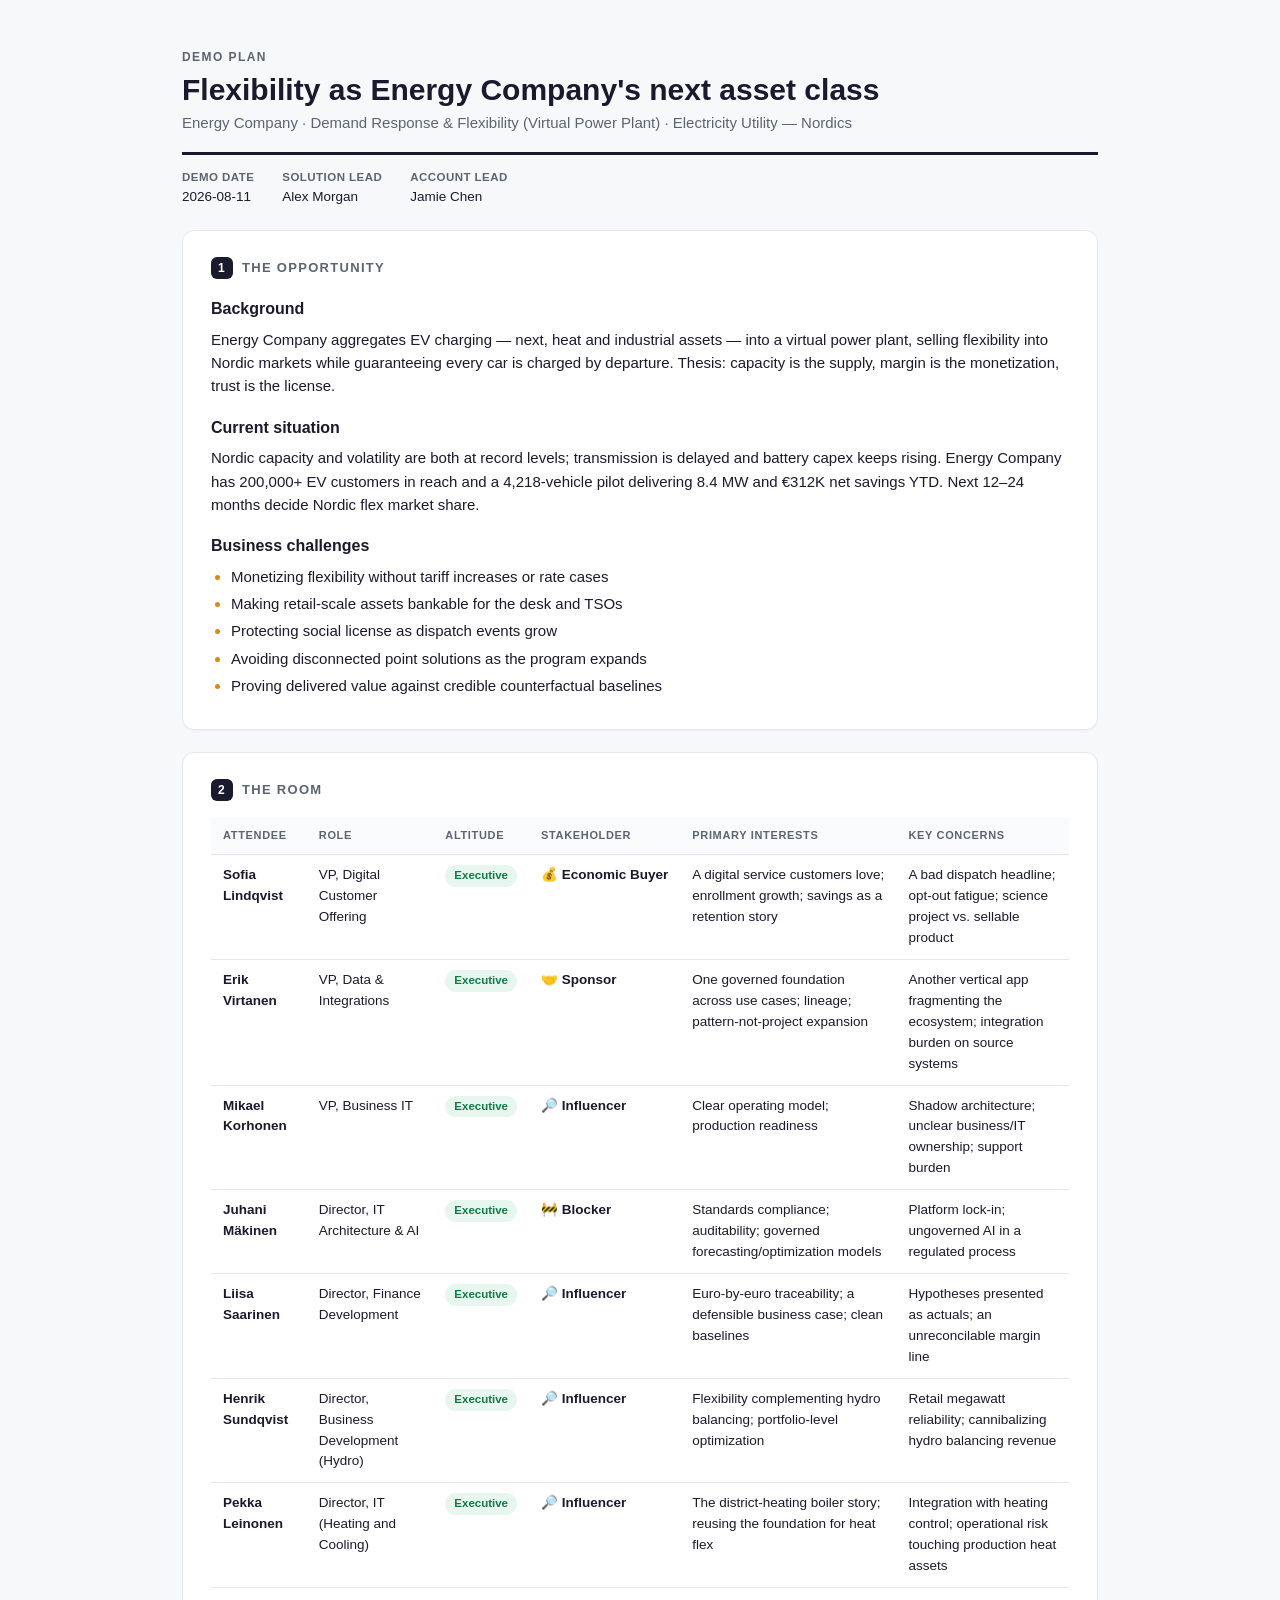
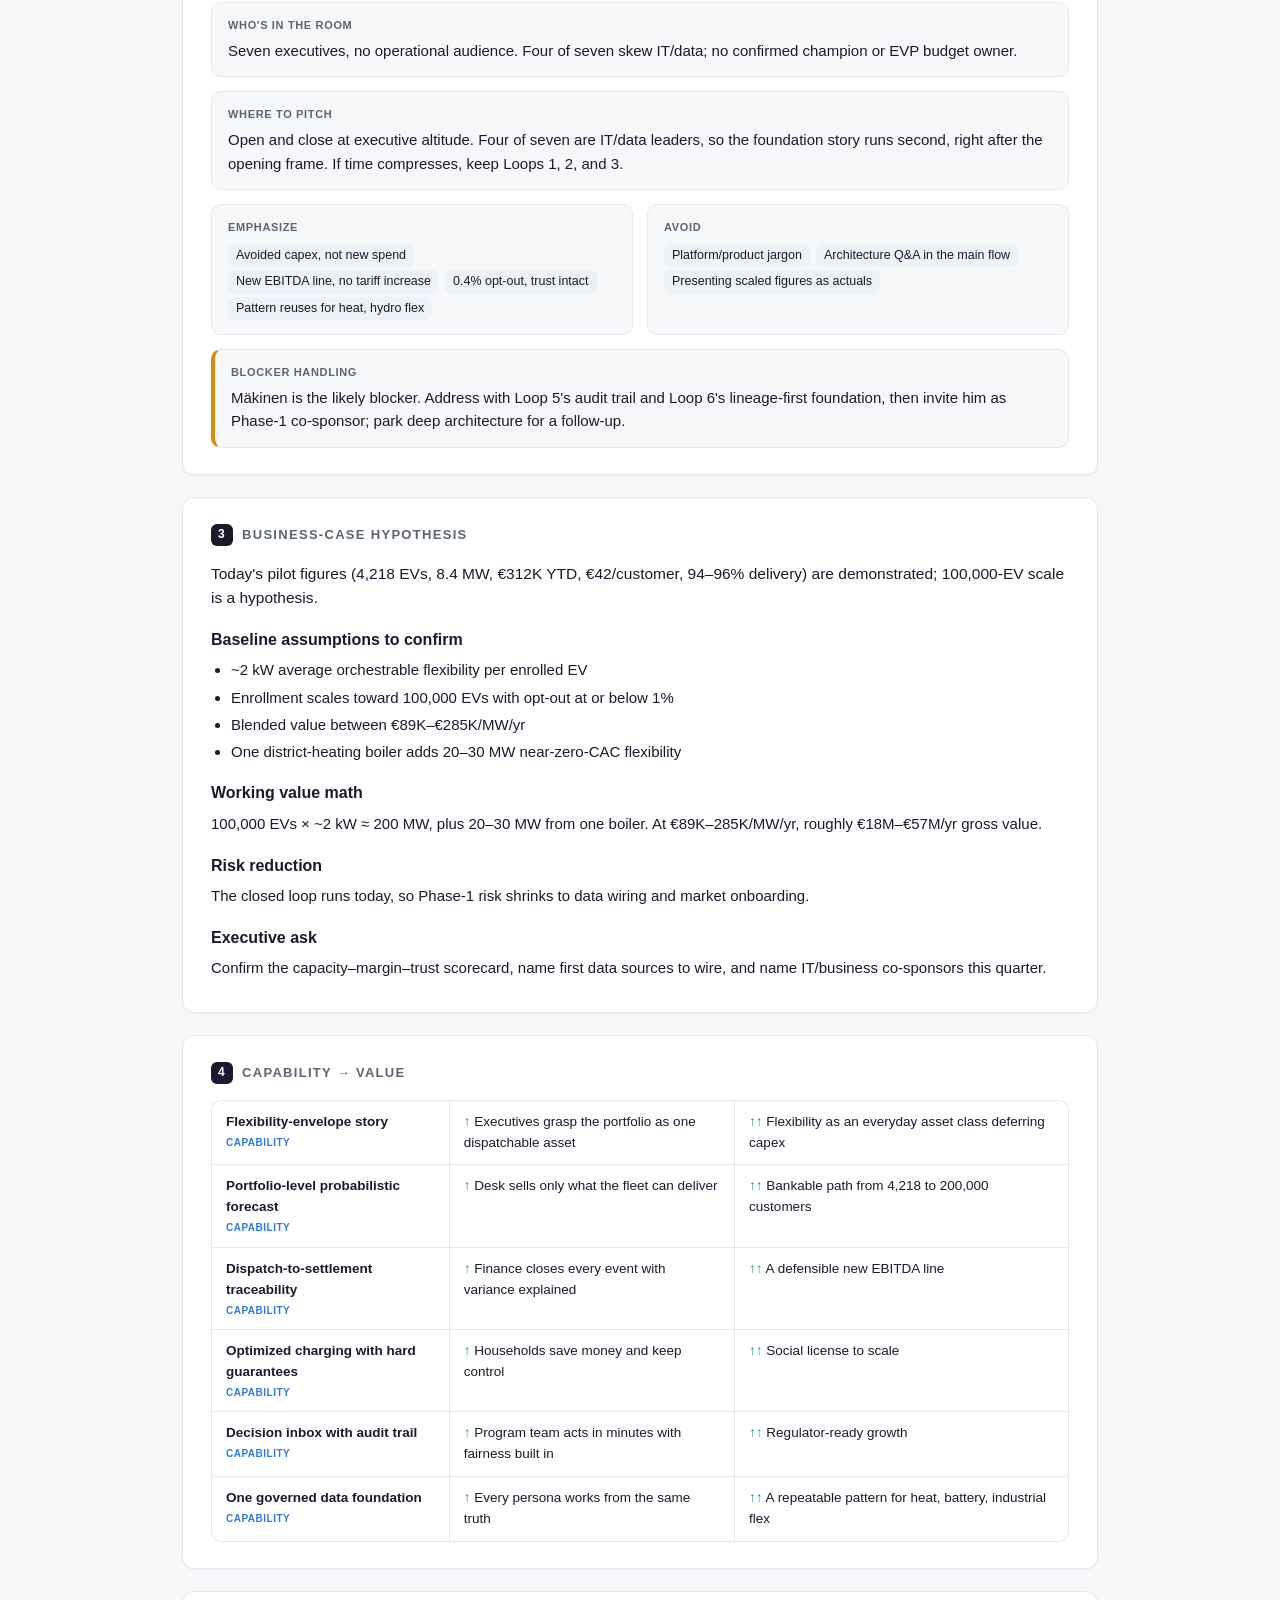
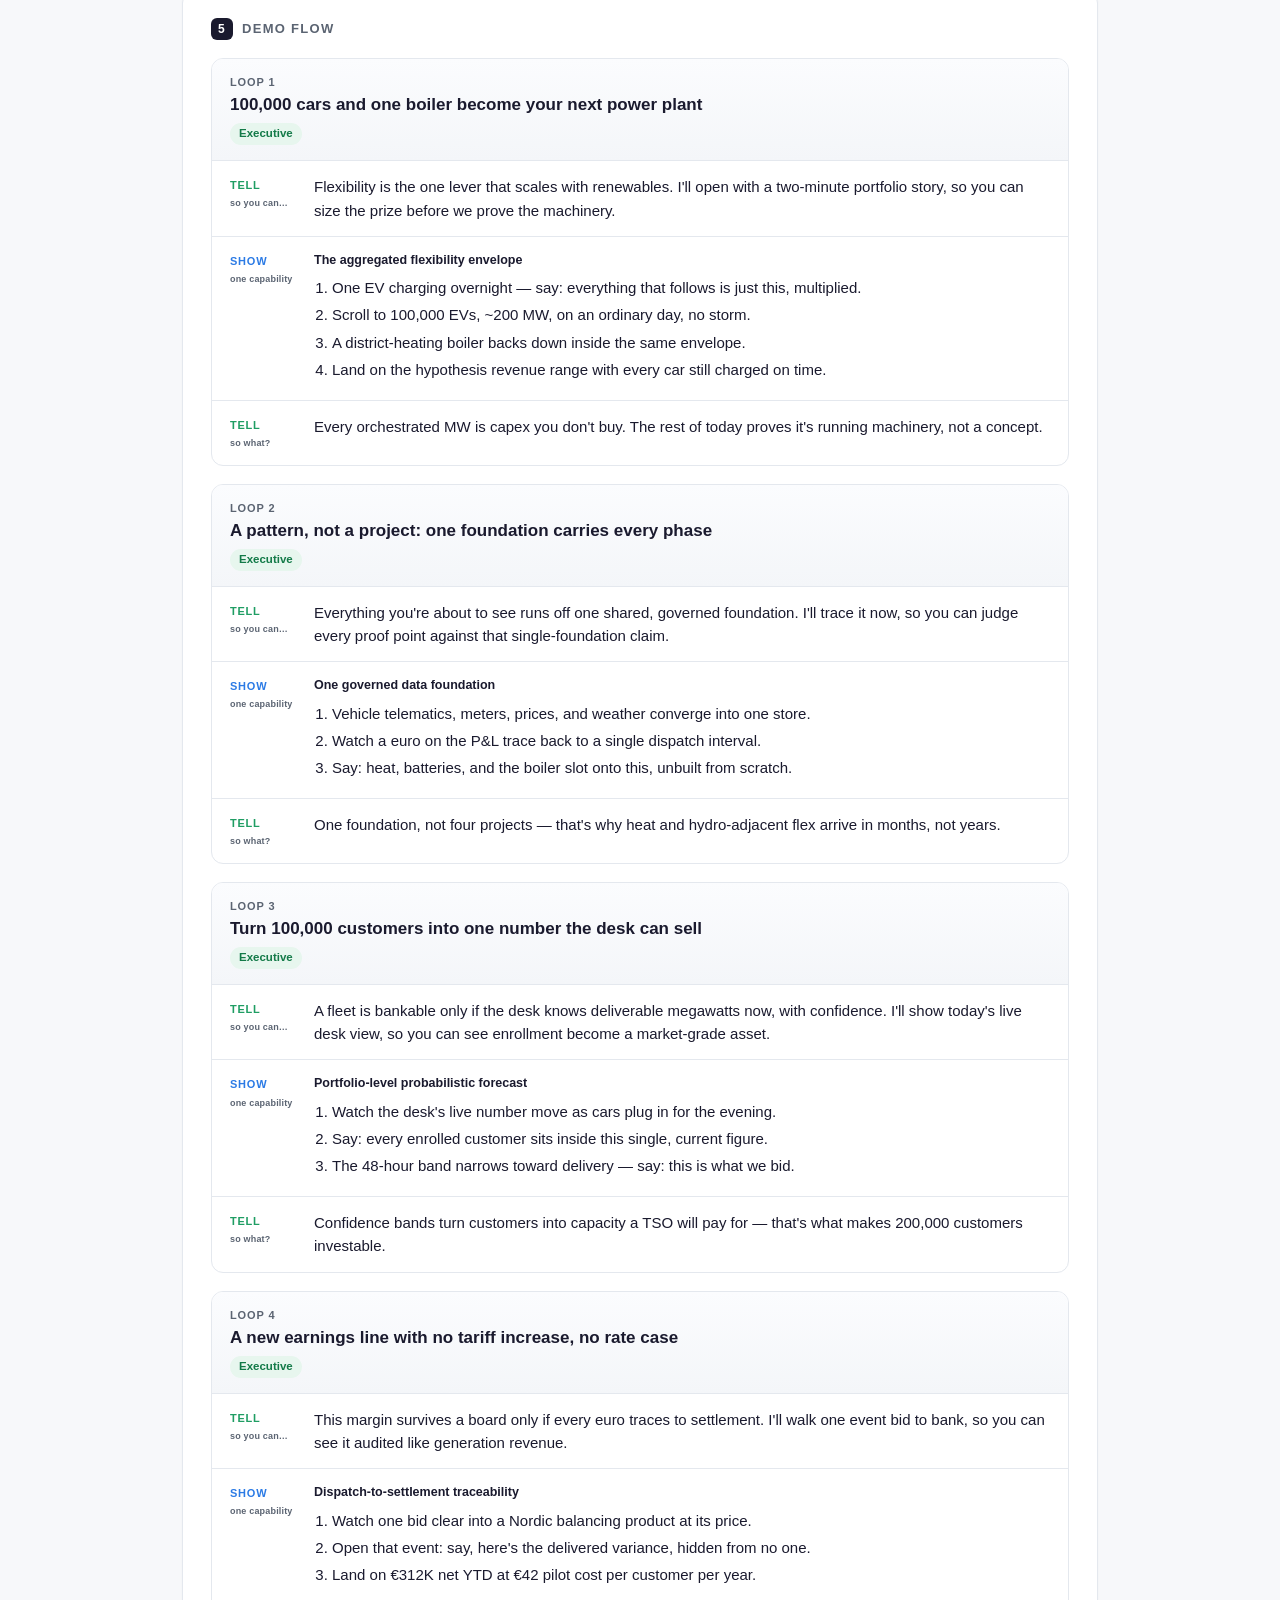
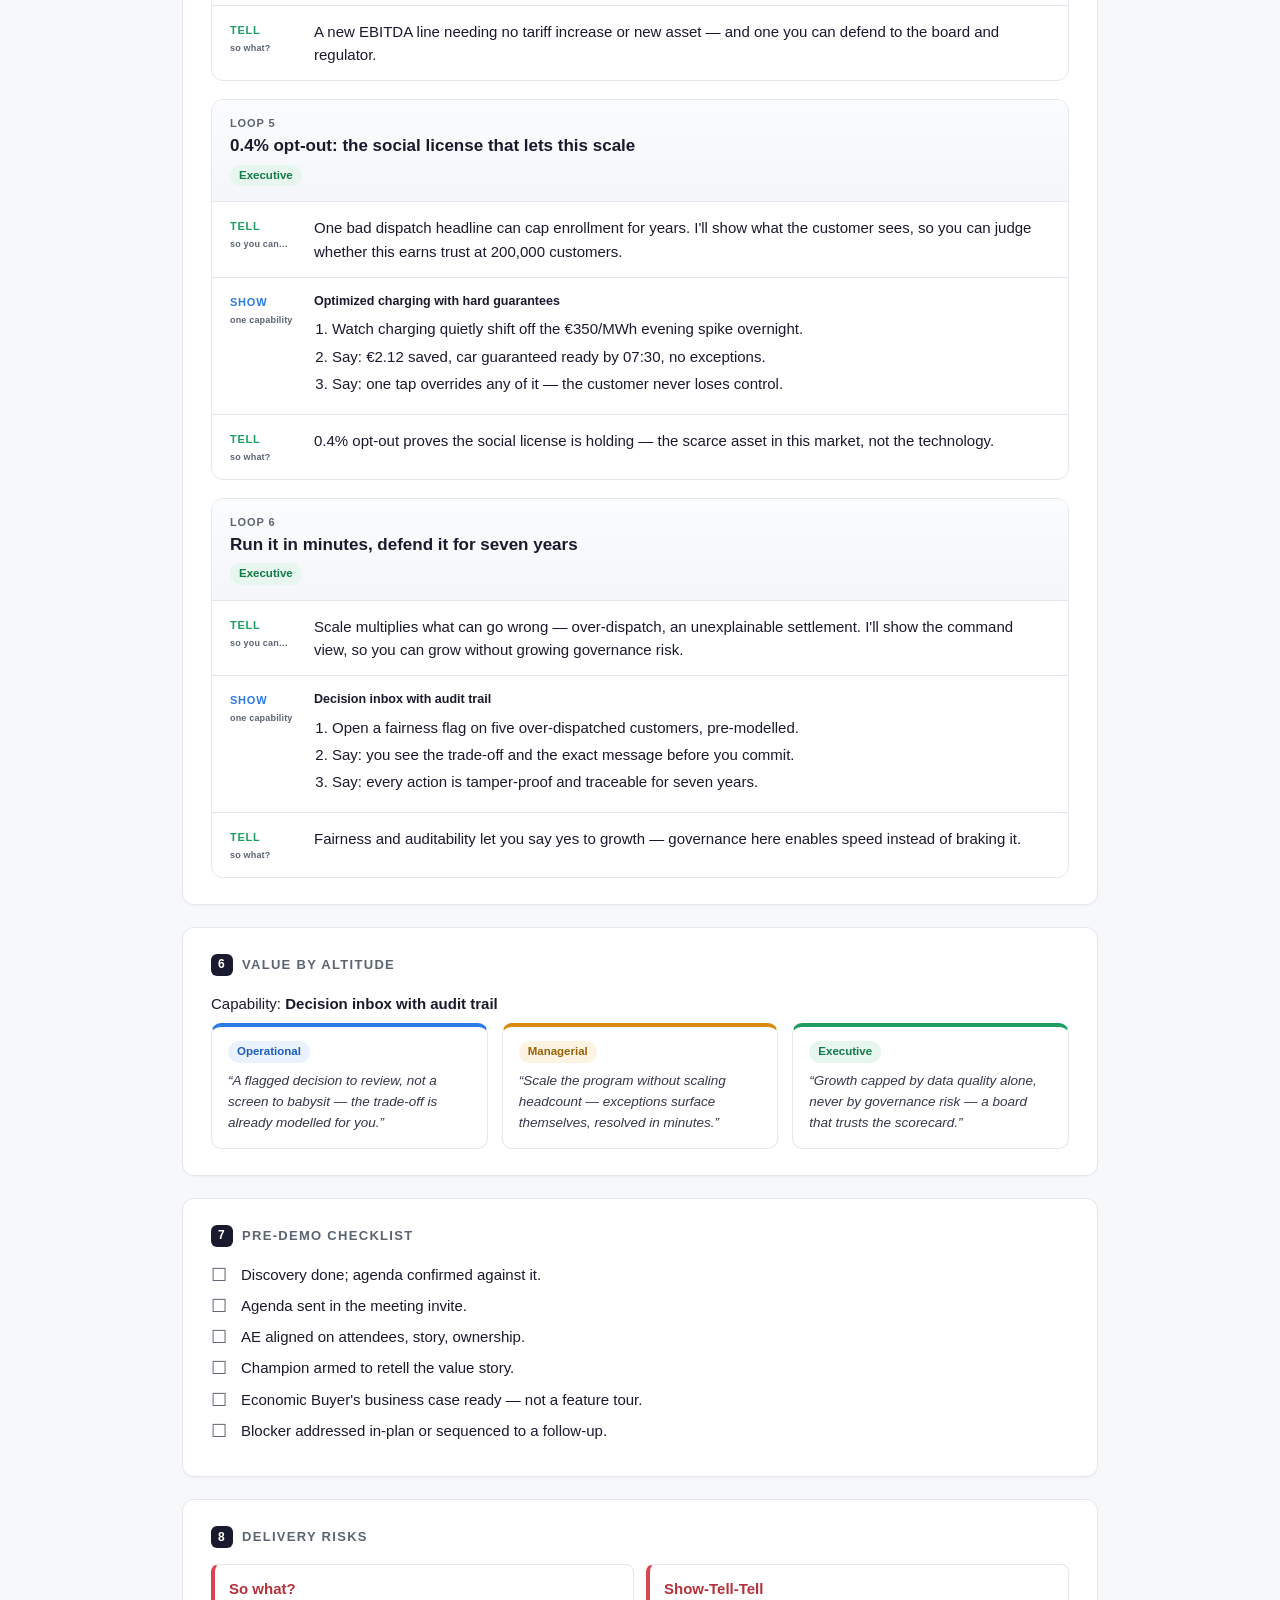
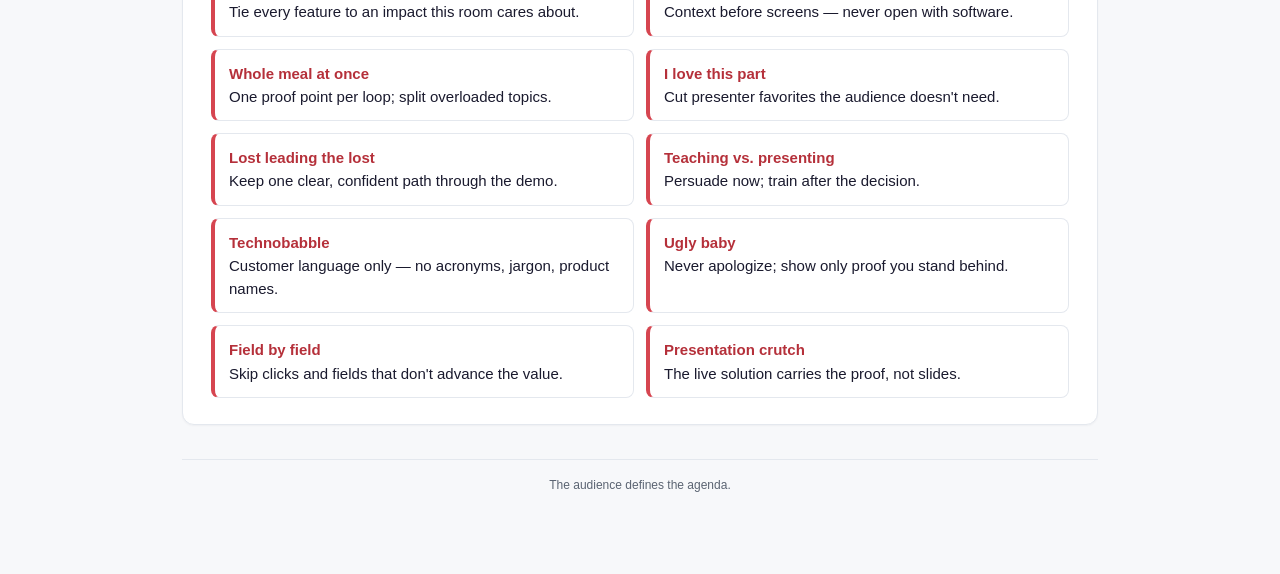
<file: executive-summary-demo/demand-response-demo-plan-v2.html>
<!doctype html><html lang='en'><head><meta charset='utf-8'><meta name='viewport' content='width=device-width,initial-scale=1'><title>Demo Plan — Energy Company</title><style>
:root{
  --ink:#1a1a2e; --muted:#5b6472; --line:#e4e8ee; --bg:#f7f8fa; --card:#ffffff;
  --op:#2C7BE5; --mg:#D98A12; --ex:#1F9D63;
}
*{box-sizing:border-box}
body{font-family:-apple-system,BlinkMacSystemFont,"Segoe UI",Roboto,Helvetica,Arial,sans-serif;
  color:var(--ink);background:var(--bg);margin:0;line-height:1.55;font-size:15px}
.wrap{max-width:980px;margin:0 auto;padding:48px 32px 80px}
header.doc{border-bottom:3px solid var(--ink);padding-bottom:18px;margin-bottom:8px}
header.doc .eyebrow{text-transform:uppercase;letter-spacing:.12em;font-size:12px;color:var(--muted);font-weight:700}
header.doc h1{font-size:30px;margin:6px 0 4px;line-height:1.15}
header.doc .sub{color:var(--muted);font-size:15px}
.meta-grid{display:flex;flex-wrap:wrap;gap:10px 28px;margin:14px 0 4px;font-size:13.5px}
.meta-grid b{color:var(--muted);font-weight:600;text-transform:uppercase;letter-spacing:.04em;font-size:11.5px;display:block}
section{background:var(--card);border:1px solid var(--line);border-radius:12px;padding:26px 28px;margin-top:22px;
  box-shadow:0 1px 2px rgba(20,20,40,.04)}
section > h2{font-size:13px;text-transform:uppercase;letter-spacing:.1em;color:var(--muted);
  margin:0 0 16px;font-weight:800;display:flex;align-items:center;gap:9px}
section > h2 .n{background:var(--ink);color:#fff;width:22px;height:22px;border-radius:6px;display:inline-flex;
  align-items:center;justify-content:center;font-size:12px}
h3{font-size:16px;margin:18px 0 6px}
p{margin:.4em 0}
.lead{font-size:15.5px}
ul{margin:.4em 0;padding-left:20px}
li{margin:4px 0}
.challenges li::marker{color:var(--mg)}
table{width:100%;border-collapse:collapse;margin-top:6px;font-size:13.5px}
th,td{text-align:left;padding:10px 12px;border-bottom:1px solid var(--line);vertical-align:top}
th{font-size:11px;text-transform:uppercase;letter-spacing:.06em;color:var(--muted);background:#fafbfc}
.alt-chip{display:inline-block;padding:2px 9px;border-radius:999px;font-size:11.5px;font-weight:700;white-space:nowrap}
.alt-Operational{background:#EAF2FD;color:#1c5dba}
.alt-Managerial{background:#FCF3E3;color:#9a6206}
.alt-Executive{background:#E7F6EE;color:#137a48}
.badge{white-space:nowrap;font-weight:600}
.readout{display:grid;grid-template-columns:1fr 1fr;gap:14px;margin-top:14px}
.readout .box{background:var(--bg);border:1px solid var(--line);border-radius:10px;padding:14px 16px}
.readout .box.full{grid-column:1 / -1}
.readout .box b{display:block;font-size:11px;text-transform:uppercase;letter-spacing:.06em;color:var(--muted);margin-bottom:5px}
.readout .box.warn{border-left:4px solid var(--mg)}
.tag{display:inline-block;background:#eef1f5;border-radius:6px;padding:2px 8px;margin:3px 6px 0 0;font-size:12.5px}
/* value pyramid */
.pyramid{margin-top:10px}
.tier{display:grid;grid-template-columns:minmax(160px,1fr) 1.2fr 1.4fr;gap:0;border:1px solid var(--line);
  border-bottom:none;font-size:13.5px}
.tier:last-child{border-bottom:1px solid var(--line);border-radius:0 0 10px 10px}
.tier:first-child{border-radius:10px 10px 0 0}
.tier > div{padding:11px 14px;border-right:1px solid var(--line)}
.tier > div:last-child{border-right:none}
.tier .cap{font-weight:700}
.tier .cap small{display:block;font-weight:600;color:var(--op);text-transform:uppercase;letter-spacing:.05em;font-size:10px;margin-top:2px}
.tier .arrow{color:var(--ex);font-weight:800}
/* TST loop cards */
.loop{border:1px solid var(--line);border-radius:12px;margin-top:18px;overflow:hidden}
.loop .head{padding:15px 18px;background:linear-gradient(180deg,#fbfcfe,#f4f6f9);border-bottom:1px solid var(--line)}
.loop .head .num{font-size:11px;font-weight:800;color:var(--muted);letter-spacing:.08em}
.loop .head h3{margin:3px 0 8px;font-size:17px;line-height:1.25}
.loop .head .alts{display:flex;gap:6px;flex-wrap:wrap}
.tst{display:grid;grid-template-columns:1fr;gap:0}
.step{padding:14px 18px;border-bottom:1px solid var(--line);display:grid;grid-template-columns:70px 1fr;gap:14px}
.step:last-child{border-bottom:none}
.step .k{font-size:11px;font-weight:800;text-transform:uppercase;letter-spacing:.07em;padding-top:2px}
.step.tell .k{color:var(--ex)}
.step.show .k{color:var(--op)}
.step.show ol{margin:.3em 0;padding-left:18px}
.step.show .cap{font-size:12.5px;color:var(--muted);margin-bottom:6px}
.step.show .cap b{color:var(--ink)}
.step .k .sub{display:block;font-weight:700;font-size:9px;color:var(--muted);text-transform:none;letter-spacing:.02em;margin-top:3px}
/* benefit columns */
.benefit{display:grid;grid-template-columns:repeat(3,1fr);gap:14px;margin-top:8px}
.benefit .col{border:1px solid var(--line);border-radius:10px;padding:14px 16px}
.benefit .col h4{margin:0 0 8px;font-size:13px;display:flex;align-items:center;gap:7px}
.benefit .col.op{border-top:4px solid var(--op)}
.benefit .col.mg{border-top:4px solid var(--mg)}
.benefit .col.ex{border-top:4px solid var(--ex)}
.benefit .col p{font-size:13.5px;font-style:italic;color:#33384a;margin:0}
.benefit .cap-name{font-size:12.5px;color:var(--muted);margin:0 0 10px}
/* checklists */
.checklist{list-style:none;padding-left:0}
.checklist li{padding-left:30px;position:relative;margin:8px 0}
.checklist li::before{content:"☐";position:absolute;left:0;top:-1px;font-size:18px;color:var(--muted)}
.crimes{display:grid;grid-template-columns:1fr 1fr;gap:12px;margin-top:6px}
.crimes .c{border:1px solid var(--line);border-left:4px solid #d64550;border-radius:8px;padding:12px 14px}
.crimes .c b{color:#b5303a}
.foot{margin-top:34px;color:var(--muted);font-size:12px;text-align:center;border-top:1px solid var(--line);padding-top:16px}
@media print{body{background:#fff}section{box-shadow:none;break-inside:avoid}.loop{break-inside:avoid}}
@media(max-width:720px){.readout,.benefit,.crimes{grid-template-columns:1fr}.tier{grid-template-columns:1fr}.step{grid-template-columns:1fr}}
</style></head><body><div class='wrap'><header class='doc'><div class='eyebrow'>Demo Plan</div><h1>Flexibility as Energy Company&#x27;s next asset class</h1><div class='sub'>Energy Company · Demand Response &amp; Flexibility (Virtual Power Plant) · Electricity Utility — Nordics</div></header><div class='meta-grid'><div><b>Demo date</b>2026-08-11</div><div><b>Solution lead</b>Alex Morgan</div><div><b>Account lead</b>Jamie Chen</div></div><section><h2><span class='n'>1</span>The Opportunity</h2><h3>Background</h3><p>Energy Company aggregates EV charging — next, heat and industrial assets — into a virtual power plant, selling flexibility into Nordic markets while guaranteeing every car is charged by departure. Thesis: capacity is the supply, margin is the monetization, trust is the license.</p><h3>Current situation</h3><p>Nordic capacity and volatility are both at record levels; transmission is delayed and battery capex keeps rising. Energy Company has 200,000+ EV customers in reach and a 4,218-vehicle pilot delivering 8.4 MW and €312K net savings YTD. Next 12–24 months decide Nordic flex market share.</p><h3>Business challenges</h3><ul class='challenges'><li>Monetizing flexibility without tariff increases or rate cases</li><li>Making retail-scale assets bankable for the desk and TSOs</li><li>Protecting social license as dispatch events grow</li><li>Avoiding disconnected point solutions as the program expands</li><li>Proving delivered value against credible counterfactual baselines</li></ul></section><section><h2><span class='n'>2</span>The Room</h2><table><thead><tr><th>Attendee</th><th>Role</th><th>Altitude</th><th>Stakeholder</th><th>Primary interests</th><th>Key concerns</th></tr></thead><tbody><tr><td><b>Sofia Lindqvist</b></td><td>VP, Digital Customer Offering</td><td><span class="alt-chip alt-Executive">Executive</span></td><td><span class="badge">💰 Economic Buyer</span></td><td>A digital service customers love; enrollment growth; savings as a retention story</td><td>A bad dispatch headline; opt-out fatigue; science project vs. sellable product</td></tr><tr><td><b>Erik Virtanen</b></td><td>VP, Data &amp; Integrations</td><td><span class="alt-chip alt-Executive">Executive</span></td><td><span class="badge">🤝 Sponsor</span></td><td>One governed foundation across use cases; lineage; pattern-not-project expansion</td><td>Another vertical app fragmenting the ecosystem; integration burden on source systems</td></tr><tr><td><b>Mikael Korhonen</b></td><td>VP, Business IT</td><td><span class="alt-chip alt-Executive">Executive</span></td><td><span class="badge">🔎 Influencer</span></td><td>Clear operating model; production readiness</td><td>Shadow architecture; unclear business/IT ownership; support burden</td></tr><tr><td><b>Juhani Mäkinen</b></td><td>Director, IT Architecture &amp; AI</td><td><span class="alt-chip alt-Executive">Executive</span></td><td><span class="badge">🚧 Blocker</span></td><td>Standards compliance; auditability; governed forecasting/optimization models</td><td>Platform lock-in; ungoverned AI in a regulated process</td></tr><tr><td><b>Liisa Saarinen</b></td><td>Director, Finance Development</td><td><span class="alt-chip alt-Executive">Executive</span></td><td><span class="badge">🔎 Influencer</span></td><td>Euro-by-euro traceability; a defensible business case; clean baselines</td><td>Hypotheses presented as actuals; an unreconcilable margin line</td></tr><tr><td><b>Henrik Sundqvist</b></td><td>Director, Business Development (Hydro)</td><td><span class="alt-chip alt-Executive">Executive</span></td><td><span class="badge">🔎 Influencer</span></td><td>Flexibility complementing hydro balancing; portfolio-level optimization</td><td>Retail megawatt reliability; cannibalizing hydro balancing revenue</td></tr><tr><td><b>Pekka Leinonen</b></td><td>Director, IT (Heating and Cooling)</td><td><span class="alt-chip alt-Executive">Executive</span></td><td><span class="badge">🔎 Influencer</span></td><td>The district-heating boiler story; reusing the foundation for heat flex</td><td>Integration with heating control; operational risk touching production heat assets</td></tr></tbody></table><div class='readout'><div class='box full'><b>Who's in the room</b>Seven executives, no operational audience. Four of seven skew IT/data; no confirmed champion or EVP budget owner.</div><div class='box full'><b>Where to pitch</b>Open and close at executive altitude. Four of seven are IT/data leaders, so the foundation story runs second, right after the opening frame. If time compresses, keep Loops 1, 2, and 3.</div><div class='box'><b>Emphasize</b><span class='tag'>Avoided capex, not new spend</span><span class='tag'>New EBITDA line, no tariff increase</span><span class='tag'>0.4% opt-out, trust intact</span><span class='tag'>Pattern reuses for heat, hydro flex</span></div><div class='box'><b>Avoid</b><span class='tag'>Platform/product jargon</span><span class='tag'>Architecture Q&amp;A in the main flow</span><span class='tag'>Presenting scaled figures as actuals</span></div><div class='box full warn'><b>Blocker handling</b>Mäkinen is the likely blocker. Address with Loop 5&#x27;s audit trail and Loop 6&#x27;s lineage-first foundation, then invite him as Phase-1 co-sponsor; park deep architecture for a follow-up.</div></div></section><section><h2><span class='n'>3</span>Business-Case Hypothesis</h2><p class='lead'>Today&#x27;s pilot figures (4,218 EVs, 8.4 MW, €312K YTD, €42/customer, 94–96% delivery) are demonstrated; 100,000-EV scale is a hypothesis.</p><h3>Baseline assumptions to confirm</h3><ul><li>~2 kW average orchestrable flexibility per enrolled EV</li><li>Enrollment scales toward 100,000 EVs with opt-out at or below 1%</li><li>Blended value between €89K–€285K/MW/yr</li><li>One district-heating boiler adds 20–30 MW near-zero-CAC flexibility</li></ul><h3>Working value math</h3><p>100,000 EVs × ~2 kW ≈ 200 MW, plus 20–30 MW from one boiler. At €89K–285K/MW/yr, roughly €18M–€57M/yr gross value.</p><h3>Risk reduction</h3><p>The closed loop runs today, so Phase-1 risk shrinks to data wiring and market onboarding.</p><h3>Executive ask</h3><p>Confirm the capacity–margin–trust scorecard, name first data sources to wire, and name IT/business co-sponsors this quarter.</p></section><section><h2><span class='n'>4</span>Capability → Value</h2><div class='pyramid'><div class='tier'><div class='cap'>Flexibility-envelope story<small>Capability</small></div><div><span class='arrow'>↑</span> Executives grasp the portfolio as one dispatchable asset</div><div><span class='arrow'>↑↑</span> Flexibility as an everyday asset class deferring capex</div></div><div class='tier'><div class='cap'>Portfolio-level probabilistic forecast<small>Capability</small></div><div><span class='arrow'>↑</span> Desk sells only what the fleet can deliver</div><div><span class='arrow'>↑↑</span> Bankable path from 4,218 to 200,000 customers</div></div><div class='tier'><div class='cap'>Dispatch-to-settlement traceability<small>Capability</small></div><div><span class='arrow'>↑</span> Finance closes every event with variance explained</div><div><span class='arrow'>↑↑</span> A defensible new EBITDA line</div></div><div class='tier'><div class='cap'>Optimized charging with hard guarantees<small>Capability</small></div><div><span class='arrow'>↑</span> Households save money and keep control</div><div><span class='arrow'>↑↑</span> Social license to scale</div></div><div class='tier'><div class='cap'>Decision inbox with audit trail<small>Capability</small></div><div><span class='arrow'>↑</span> Program team acts in minutes with fairness built in</div><div><span class='arrow'>↑↑</span> Regulator-ready growth</div></div><div class='tier'><div class='cap'>One governed data foundation<small>Capability</small></div><div><span class='arrow'>↑</span> Every persona works from the same truth</div><div><span class='arrow'>↑↑</span> A repeatable pattern for heat, battery, industrial flex</div></div></div></section><section><h2><span class='n'>5</span>Demo Flow</h2><div class='loop'><div class='head'><div class='num'>LOOP 1</div><h3>100,000 cars and one boiler become your next power plant</h3><div class='alts'><span class="alt-chip alt-Executive">Executive</span></div></div><div class='tst'><div class='step tell'><div class='k'>Tell<span class='sub'>so you can…</span></div><div>Flexibility is the one lever that scales with renewables. I&#x27;ll open with a two-minute portfolio story, so you can size the prize before we prove the machinery.</div></div><div class='step show'><div class='k'>Show<span class='sub'>one capability</span></div><div><div class='cap'><b>The aggregated flexibility envelope</b></div><ol><li>One EV charging overnight — say: everything that follows is just this, multiplied.</li><li>Scroll to 100,000 EVs, ~200 MW, on an ordinary day, no storm.</li><li>A district-heating boiler backs down inside the same envelope.</li><li>Land on the hypothesis revenue range with every car still charged on time.</li></ol></div></div><div class='step tell'><div class='k'>Tell<span class='sub'>so what?</span></div><div>Every orchestrated MW is capex you don&#x27;t buy. The rest of today proves it&#x27;s running machinery, not a concept.</div></div></div></div><div class='loop'><div class='head'><div class='num'>LOOP 2</div><h3>A pattern, not a project: one foundation carries every phase</h3><div class='alts'><span class="alt-chip alt-Executive">Executive</span></div></div><div class='tst'><div class='step tell'><div class='k'>Tell<span class='sub'>so you can…</span></div><div>Everything you&#x27;re about to see runs off one shared, governed foundation. I&#x27;ll trace it now, so you can judge every proof point against that single-foundation claim.</div></div><div class='step show'><div class='k'>Show<span class='sub'>one capability</span></div><div><div class='cap'><b>One governed data foundation</b></div><ol><li>Vehicle telematics, meters, prices, and weather converge into one store.</li><li>Watch a euro on the P&amp;L trace back to a single dispatch interval.</li><li>Say: heat, batteries, and the boiler slot onto this, unbuilt from scratch.</li></ol></div></div><div class='step tell'><div class='k'>Tell<span class='sub'>so what?</span></div><div>One foundation, not four projects — that&#x27;s why heat and hydro-adjacent flex arrive in months, not years.</div></div></div></div><div class='loop'><div class='head'><div class='num'>LOOP 3</div><h3>Turn 100,000 customers into one number the desk can sell</h3><div class='alts'><span class="alt-chip alt-Executive">Executive</span></div></div><div class='tst'><div class='step tell'><div class='k'>Tell<span class='sub'>so you can…</span></div><div>A fleet is bankable only if the desk knows deliverable megawatts now, with confidence. I&#x27;ll show today&#x27;s live desk view, so you can see enrollment become a market-grade asset.</div></div><div class='step show'><div class='k'>Show<span class='sub'>one capability</span></div><div><div class='cap'><b>Portfolio-level probabilistic forecast</b></div><ol><li>Watch the desk&#x27;s live number move as cars plug in for the evening.</li><li>Say: every enrolled customer sits inside this single, current figure.</li><li>The 48-hour band narrows toward delivery — say: this is what we bid.</li></ol></div></div><div class='step tell'><div class='k'>Tell<span class='sub'>so what?</span></div><div>Confidence bands turn customers into capacity a TSO will pay for — that&#x27;s what makes 200,000 customers investable.</div></div></div></div><div class='loop'><div class='head'><div class='num'>LOOP 4</div><h3>A new earnings line with no tariff increase, no rate case</h3><div class='alts'><span class="alt-chip alt-Executive">Executive</span></div></div><div class='tst'><div class='step tell'><div class='k'>Tell<span class='sub'>so you can…</span></div><div>This margin survives a board only if every euro traces to settlement. I&#x27;ll walk one event bid to bank, so you can see it audited like generation revenue.</div></div><div class='step show'><div class='k'>Show<span class='sub'>one capability</span></div><div><div class='cap'><b>Dispatch-to-settlement traceability</b></div><ol><li>Watch one bid clear into a Nordic balancing product at its price.</li><li>Open that event: say, here&#x27;s the delivered variance, hidden from no one.</li><li>Land on €312K net YTD at €42 pilot cost per customer per year.</li></ol></div></div><div class='step tell'><div class='k'>Tell<span class='sub'>so what?</span></div><div>A new EBITDA line needing no tariff increase or new asset — and one you can defend to the board and regulator.</div></div></div></div><div class='loop'><div class='head'><div class='num'>LOOP 5</div><h3>0.4% opt-out: the social license that lets this scale</h3><div class='alts'><span class="alt-chip alt-Executive">Executive</span></div></div><div class='tst'><div class='step tell'><div class='k'>Tell<span class='sub'>so you can…</span></div><div>One bad dispatch headline can cap enrollment for years. I&#x27;ll show what the customer sees, so you can judge whether this earns trust at 200,000 customers.</div></div><div class='step show'><div class='k'>Show<span class='sub'>one capability</span></div><div><div class='cap'><b>Optimized charging with hard guarantees</b></div><ol><li>Watch charging quietly shift off the €350/MWh evening spike overnight.</li><li>Say: €2.12 saved, car guaranteed ready by 07:30, no exceptions.</li><li>Say: one tap overrides any of it — the customer never loses control.</li></ol></div></div><div class='step tell'><div class='k'>Tell<span class='sub'>so what?</span></div><div>0.4% opt-out proves the social license is holding — the scarce asset in this market, not the technology.</div></div></div></div><div class='loop'><div class='head'><div class='num'>LOOP 6</div><h3>Run it in minutes, defend it for seven years</h3><div class='alts'><span class="alt-chip alt-Executive">Executive</span></div></div><div class='tst'><div class='step tell'><div class='k'>Tell<span class='sub'>so you can…</span></div><div>Scale multiplies what can go wrong — over-dispatch, an unexplainable settlement. I&#x27;ll show the command view, so you can grow without growing governance risk.</div></div><div class='step show'><div class='k'>Show<span class='sub'>one capability</span></div><div><div class='cap'><b>Decision inbox with audit trail</b></div><ol><li>Open a fairness flag on five over-dispatched customers, pre-modelled.</li><li>Say: you see the trade-off and the exact message before you commit.</li><li>Say: every action is tamper-proof and traceable for seven years.</li></ol></div></div><div class='step tell'><div class='k'>Tell<span class='sub'>so what?</span></div><div>Fairness and auditability let you say yes to growth — governance here enables speed instead of braking it.</div></div></div></div></section><section><h2><span class='n'>6</span>Value by Altitude</h2><p class='cap-name'>Capability: <b>Decision inbox with audit trail</b></p><div class='benefit'><div class='col op'><h4><span class="alt-chip alt-Operational">Operational</span></h4><p>“A flagged decision to review, not a screen to babysit — the trade-off is already modelled for you.”</p></div><div class='col mg'><h4><span class="alt-chip alt-Managerial">Managerial</span></h4><p>“Scale the program without scaling headcount — exceptions surface themselves, resolved in minutes.”</p></div><div class='col ex'><h4><span class="alt-chip alt-Executive">Executive</span></h4><p>“Growth capped by data quality alone, never by governance risk — a board that trusts the scorecard.”</p></div></div></section><section><h2><span class='n'>7</span>Pre-Demo Checklist</h2><ul class='checklist'><li>Discovery done; agenda confirmed against it.</li><li>Agenda sent in the meeting invite.</li><li>AE aligned on attendees, story, ownership.</li><li>Champion armed to retell the value story.</li><li>Economic Buyer&#x27;s business case ready — not a feature tour.</li><li>Blocker addressed in-plan or sequenced to a follow-up.</li></ul></section><section><h2><span class='n'>8</span>Delivery Risks</h2><div class='crimes'><div class='c'><b>So what?</b><div>Tie every feature to an impact this room cares about.</div></div><div class='c'><b>Show-Tell-Tell</b><div>Context before screens — never open with software.</div></div><div class='c'><b>Whole meal at once</b><div>One proof point per loop; split overloaded topics.</div></div><div class='c'><b>I love this part</b><div>Cut presenter favorites the audience doesn&#x27;t need.</div></div><div class='c'><b>Lost leading the lost</b><div>Keep one clear, confident path through the demo.</div></div><div class='c'><b>Teaching vs. presenting</b><div>Persuade now; train after the decision.</div></div><div class='c'><b>Technobabble</b><div>Customer language only — no acronyms, jargon, product names.</div></div><div class='c'><b>Ugly baby</b><div>Never apologize; show only proof you stand behind.</div></div><div class='c'><b>Field by field</b><div>Skip clicks and fields that don&#x27;t advance the value.</div></div><div class='c'><b>Presentation crutch</b><div>The live solution carries the proof, not slides.</div></div></div></section><div class='foot'>The audience defines the agenda.</div></div></body></html>
</file>
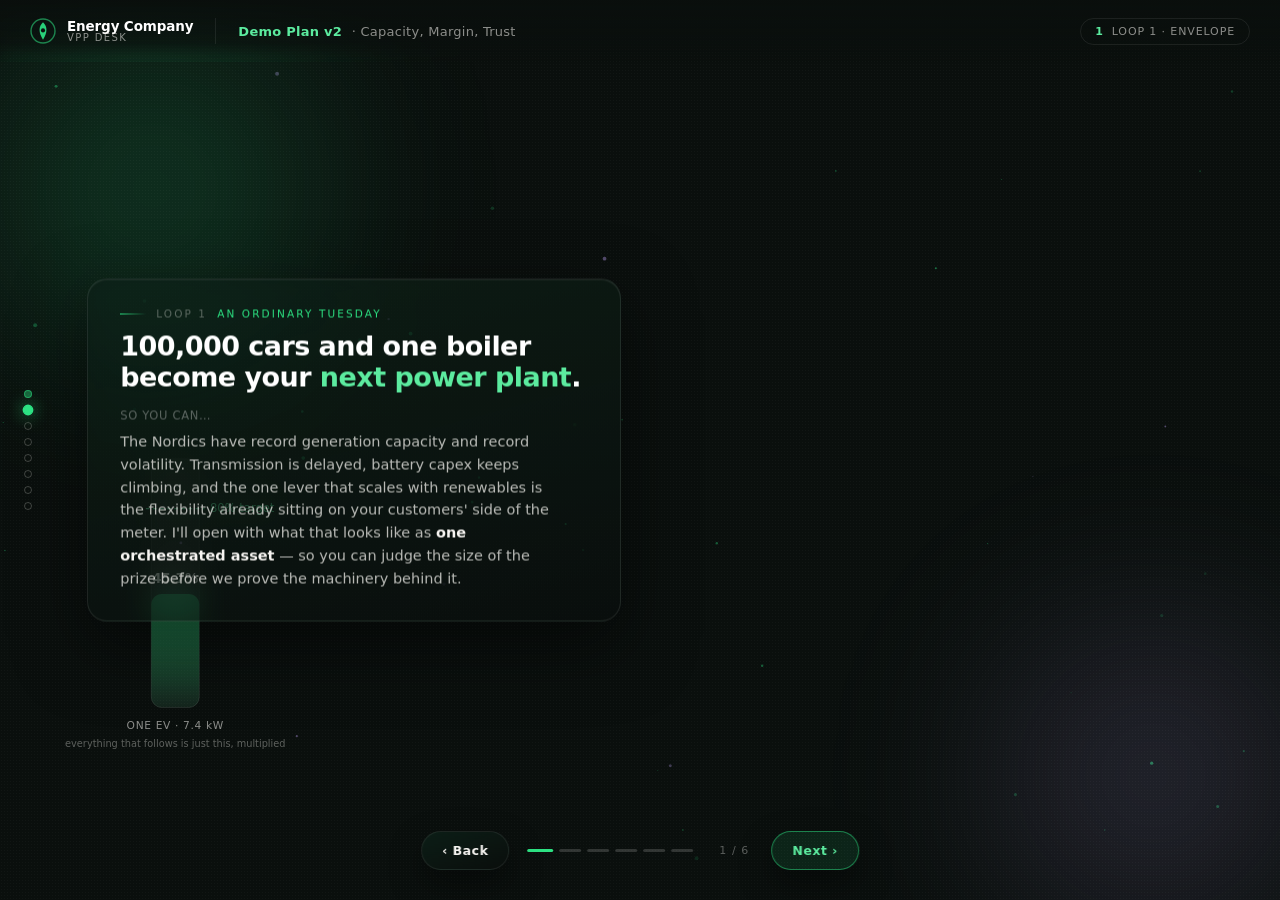
<file: executive-summary-demo/06-envelope-explorer-2/loop-1.html>
<!DOCTYPE html>
<html lang="en">
<head>
<meta charset="UTF-8" />
<meta name="viewport" content="width=device-width, initial-scale=1.0" />
<title>Loop 1 · Envelope · Energy Company VPP</title>
<link rel="stylesheet" href="v2-shared.css" />
</head>
<body>

<canvas id="ambient"></canvas>
<div class="orb g" id="orb1" style="width:520px;height:520px;left:-120px;top:-80px;"></div>
<div class="orb l" id="orb2" style="width:480px;height:480px;right:-100px;bottom:-120px;"></div>
<div class="grain"></div>

<header>
  <div class="brandmark">
    <span class="logo">
      <svg width="26" height="26" viewBox="0 0 26 26" fill="none">
        <circle cx="13" cy="13" r="12" stroke="#2DE283" stroke-width="1.4" opacity="0.55"/>
        <path d="M13 4.2 C8.4 8.5 8.4 14.2 13 21.8 C17.6 14.2 17.6 8.5 13 4.2 Z" fill="#2DE283" opacity="0.92"/>
        <circle cx="13" cy="12.4" r="2.1" fill="#0A0F0D"/>
      </svg>
    </span>
    <div class="brand-txt">
      <b>Energy Company</b><span>VPP Desk</span>
    </div>
  </div>
  <div class="header-sep"></div>
  <div class="concept-name">Demo Plan v2&nbsp;&nbsp;<em>· Capacity, Margin, Trust</em></div>
  <div class="act-pill"><span class="n" id="actPillNum">—</span><span id="actPillLabel">Intro</span></div>
</header>

<nav id="rail"></nav>

<div class="stage-wrap">
  <div class="act-panel" id="panel-envelope">
    <svg id="stage" viewBox="0 0 1440 900" preserveAspectRatio="xMidYMid slice" aria-label="Rescaled Power Envelope stage">
      <defs>
        <linearGradient id="gUp" x1="0" y1="0" x2="0" y2="1">
          <stop offset="0%" stop-color="#2DE283" stop-opacity="0.55"/>
          <stop offset="100%" stop-color="#2DE283" stop-opacity="0.06"/>
        </linearGradient>
        <linearGradient id="gDown" x1="0" y1="0" x2="0" y2="1">
          <stop offset="0%" stop-color="#FF6B5C" stop-opacity="0.10"/>
          <stop offset="100%" stop-color="#FF6B5C" stop-opacity="0.46"/>
        </linearGradient>
        <linearGradient id="gBoiler" x1="0" y1="0" x2="0" y2="1">
          <stop offset="0%" stop-color="#BCA0F2" stop-opacity="0.5"/>
          <stop offset="100%" stop-color="#BCA0F2" stop-opacity="0.08"/>
        </linearGradient>
        <filter id="glow" x="-30%" y="-30%" width="160%" height="160%">
          <feGaussianBlur stdDeviation="3.4" result="b"/>
          <feMerge><feMergeNode in="b"/><feMergeNode in="SourceGraphic"/></feMerge>
        </filter>
        <clipPath id="plotClip"><rect x="0" y="0" width="1440" height="900"/></clipPath>
      </defs>
      <g id="gAxes"></g>
      <g clip-path="url(#plotClip)">
        <g id="gBoilerBand"></g>
        <g id="gUpBand"></g>
        <g id="gDownBand"></g>
        <g id="gBaseline"></g>
        <g id="gEvGlyph"></g>
      </g>
      <g id="gLabels"></g>
    </svg>
    <div class="env-tag" id="envFleetCounter"><span class="v" id="envFleetCounterV">0</span><span class="k">Enrolled EVs · hypothesis</span></div>
    <div class="env-tag" id="envBoilerLabel"><span class="v">+20–30 MW</span><span class="k">One district-heating boiler backing down — firm, dispatchable headroom</span></div>
    <div class="env-tag" id="envRevMeter">
      <div class="rk0">Combined portfolio · annualized</div>
      <div class="rv" id="envRevMeterV">€0M</div>
      <div class="rk">Hypothesis range · re-base in Phase 1</div>
      <span class="rtag">Hypothesis</span>
      <div class="rcheck"><b>✓</b> Every customer still charged by departure</div>
    </div>
  </div>
</div>

<div class="scroller">
  <div class="steps">
  <section class="step" data-act="envelope" data-role="tell-setup">
    <div class="card">
      <div class="kicker"><span class="line"></span><span class="num">LOOP 1</span> An ordinary Tuesday</div>
      <h2>100,000 cars and one boiler become your <span class="hl">next power plant</span>.</h2>
      <p class="cue">So you can…</p>
      <p>The Nordics have record generation capacity and record volatility. Transmission is delayed,
        battery capex keeps climbing, and the one lever that scales with renewables is the flexibility
        already sitting on your customers' side of the meter. I'll open with what that looks like as
        <b>one orchestrated asset</b> — so you can judge the size of the prize before we prove the
        machinery behind it.</p>
    </div>
  </section>

  <section class="step show-step" data-act="envelope" data-role="show">
    <div class="card">
      <div class="kicker role-show"><span class="line"></span><span class="num">SHOW</span> The aggregated flexibility envelope</div>
      <h2>From <span class="hl">one EV</span> to a <span class="hll">portfolio-scale</span> asset.</h2>
      <ul class="beat-list" id="envBeats">
        <li data-beat="0"><span class="bn">1</span><span>One EV plugged in for the night — the small, familiar act of charging. Everything that follows is just this, multiplied and orchestrated.</span></li>
        <li data-beat="1"><span class="bn">2</span><span>Scroll: the fleet scales to <b>100,000 enrolled EVs</b> and the flexibility band fans out to roughly <b>200 MW</b> — on a usual weather pattern, no storm, no cold snap. This is an ordinary day.</span></li>
        <li data-beat="2"><span class="bn">3</span><span>A district-heating electric boiler backs down inside the same envelope — one industrial asset adding <b>20–30 MW</b> of firm, dispatchable headroom. One boiler moves like thousands of cars, and it never drives away.</span></li>
        <li data-beat="3"><span class="bn">4</span><span>The revenue counter lands on the combined portfolio — stated as a <b>hypothesis range</b> — with every customer still charged by departure time.</span></li>
      </ul>
    </div>
  </section>

  <section class="step" data-act="envelope" data-role="tell-sowhat">
    <div class="card">
      <div class="kicker"><span class="line"></span><span class="num">SO WHAT</span></div>
      <h2>A capacity line that grows <span class="hl">with</span> renewables, not against them.</h2>
      <p>Every orchestrated megawatt is a megawatt of peaker capacity, grid reinforcement or curtailment
        you do not have to buy — a near-zero-marginal-cost capacity line. The rest of this session proves
        it is running machinery, not a concept video.</p>
    </div>
  </section>
  </div>
</div>

<div class="pagenav" id="pagenav"></div>

<script>window.V2PAGE = { act:"envelope", beats:4, prev:"v2.html", next:"loop-2.html", num:"1", label:"Loop 1 · Envelope", nextLabel:"Next loop \u203a" };</script>
<script src="vpp-data.js"></script>
<script src="v2-data.js"></script>
<script src="v2-engine.js"></script>
</body>
</html>
</file>
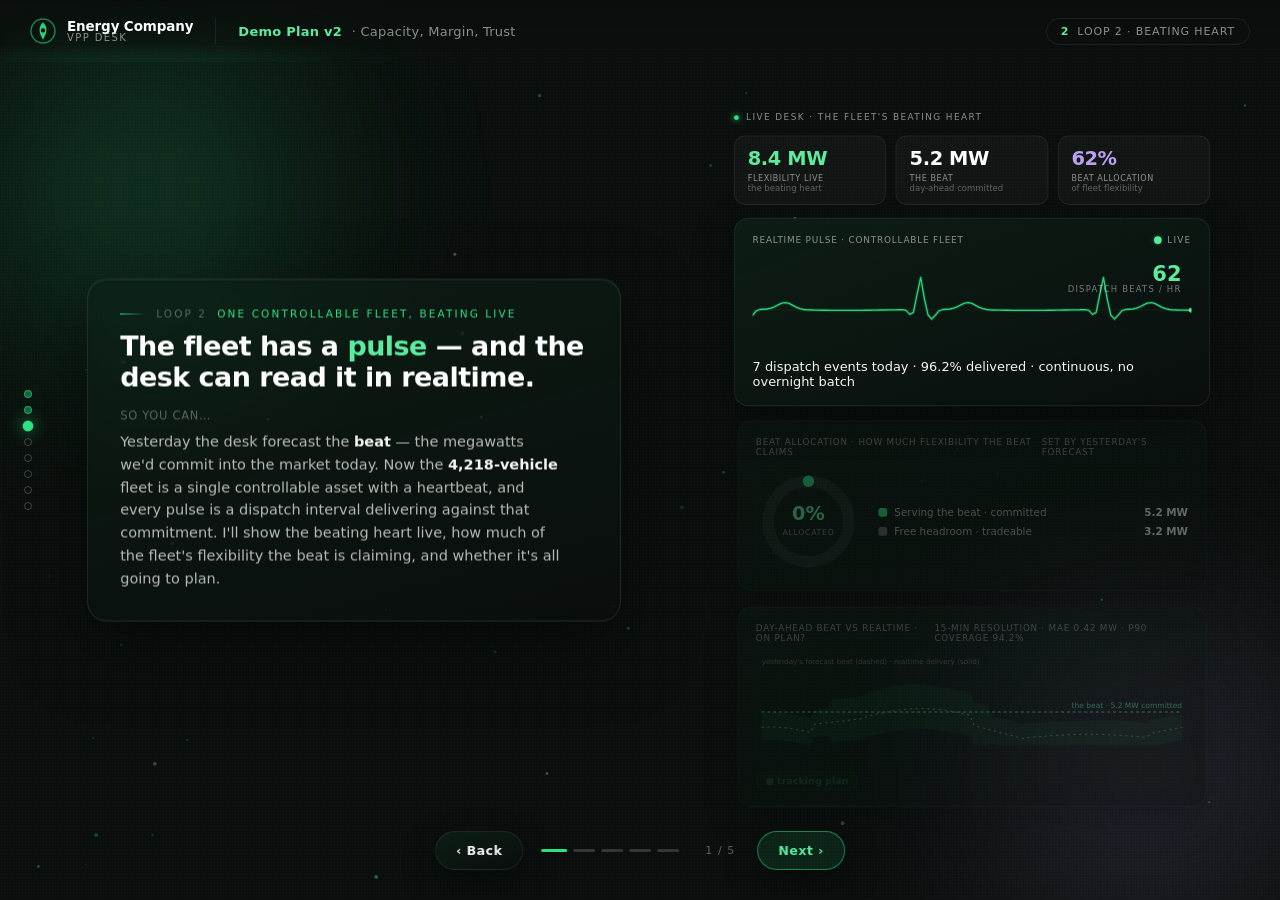
<file: executive-summary-demo/06-envelope-explorer-2/loop-2.html>
<!DOCTYPE html>
<html lang="en">
<head>
<meta charset="UTF-8" />
<meta name="viewport" content="width=device-width, initial-scale=1.0" />
<title>Loop 2 · The beating heart · Energy Company VPP</title>
<link rel="stylesheet" href="v2-shared.css" />
<style>
  /* --- Loop 2: beating-heart realtime desk --- */
  #ecgWrap{position:relative;}
  #ecgSvg{width:100%;display:block;}
  .bpm-badge{position:absolute;top:8px;right:12px;text-align:right;}
  .bpm-badge .bpm-v{font-size:26px;font-weight:800;color:var(--green-l);line-height:1;}
  .bpm-badge .bpm-k{font-size:10.5px;letter-spacing:.14em;color:rgba(247,245,242,.45);text-transform:uppercase;}
  .beat-dot{display:inline-block;width:9px;height:9px;border-radius:50%;background:var(--green-l);margin-right:7px;
    box-shadow:0 0 0 0 rgba(45,226,131,.6);}
  .live-tag{display:inline-flex;align-items:center;font-size:11px;letter-spacing:.13em;
    color:rgba(247,245,242,.55);text-transform:uppercase;}
  /* beat-allocation ring + stack */
  .alloc-grid{display:flex;gap:22px;align-items:center;margin-top:6px;}
  #allocRing{width:132px;height:132px;flex:0 0 auto;}
  .alloc-legend{flex:1;display:flex;flex-direction:column;gap:9px;}
  .alloc-legend .row{display:flex;align-items:center;gap:9px;font-size:13px;}
  .alloc-legend .sw{width:11px;height:11px;border-radius:3px;flex:0 0 auto;}
  .alloc-legend .rl{color:rgba(247,245,242,.7);flex:1;}
  .alloc-legend .rv{font-weight:700;font-variant-numeric:tabular-nums;}
  .onplan-chip{display:inline-flex;align-items:center;gap:7px;font-size:12px;font-weight:600;
    padding:4px 11px;border-radius:999px;background:rgba(45,226,131,.12);
    border:1px solid rgba(45,226,131,.4);color:var(--green-l);}
</style>
</head>
<body>

<canvas id="ambient"></canvas>
<div class="orb g" id="orb1" style="width:520px;height:520px;left:-120px;top:-80px;"></div>
<div class="orb l" id="orb2" style="width:480px;height:480px;right:-100px;bottom:-120px;"></div>
<div class="grain"></div>

<header>
  <div class="brandmark">
    <span class="logo">
      <svg width="26" height="26" viewBox="0 0 26 26" fill="none">
        <circle cx="13" cy="13" r="12" stroke="#2DE283" stroke-width="1.4" opacity="0.55"/>
        <path d="M13 4.2 C8.4 8.5 8.4 14.2 13 21.8 C17.6 14.2 17.6 8.5 13 4.2 Z" fill="#2DE283" opacity="0.92"/>
        <circle cx="13" cy="12.4" r="2.1" fill="#0A0F0D"/>
      </svg>
    </span>
    <div class="brand-txt">
      <b>Energy Company</b><span>VPP Desk</span>
    </div>
  </div>
  <div class="header-sep"></div>
  <div class="concept-name">Demo Plan v2&nbsp;&nbsp;<em>· Capacity, Margin, Trust</em></div>
  <div class="act-pill"><span class="n" id="actPillNum">—</span><span id="actPillLabel">Intro</span></div>
</header>

<nav id="rail"></nav>

<div class="stage-wrap">
  <div class="act-panel" id="panel-trading">
    <div class="dash">
      <div class="dash-head"><span class="blip"></span>LIVE DESK · THE FLEET'S BEATING HEART</div>
      <div class="kpi-strip" id="tradeKpis"></div>

      <div class="panel-card" id="tradeHeartCard">
        <div class="pc-h">
          <span>REALTIME PULSE · CONTROLLABLE FLEET</span>
          <span class="live-tag"><span class="beat-dot" id="beatDot"></span>LIVE</span>
        </div>
        <div id="ecgWrap">
          <svg id="ecgSvg" viewBox="0 0 600 130" preserveAspectRatio="none"></svg>
          <div class="bpm-badge">
            <div class="bpm-v" id="bpmV">—</div>
            <div class="bpm-k">dispatch beats / hr</div>
          </div>
        </div>
        <div id="tradeHeartSub" class="ks" style="margin-top:8px;"></div>
      </div>

      <div class="panel-card" id="tradeAllocCard">
        <div class="pc-h"><span>BEAT ALLOCATION · HOW MUCH FLEXIBILITY THE BEAT CLAIMS</span><span id="allocSub"></span></div>
        <div class="alloc-grid">
          <svg id="allocRing" viewBox="0 0 120 120"></svg>
          <div class="alloc-legend" id="allocLegend"></div>
        </div>
      </div>

      <div class="panel-card" id="tradeForecastCard">
        <div class="pc-h"><span>DAY-AHEAD BEAT vs REALTIME · ON PLAN?</span><span id="tradeForecastSub"></span></div>
        <svg id="forecastSvg" viewBox="0 0 600 150" style="width:100%;display:block;"></svg>
        <div style="margin-top:10px;"><span class="onplan-chip" id="onPlanChip">● tracking plan</span></div>
      </div>
    </div>
  </div>
</div>

<div class="scroller">
  <div class="steps">
  <section class="step" data-act="trading" data-role="tell-setup">
    <div class="card">
      <div class="kicker"><span class="line"></span><span class="num">LOOP 2</span> One controllable fleet, beating live</div>
      <h2>The fleet has a <span class="hl">pulse</span> — and the desk can read it in realtime.</h2>
      <p class="cue">So you can…</p>
      <p>Yesterday the desk forecast the <b>beat</b> — the megawatts we'd commit into the market today.
        Now the <b>4,218-vehicle</b> fleet is a single controllable asset with a heartbeat, and every
        pulse is a dispatch interval delivering against that commitment. I'll show the beating heart live,
        how much of the fleet's flexibility the beat is claiming, and whether it's all going to plan.</p>
    </div>
  </section>

  <section class="step show-step" data-act="trading" data-role="show">
    <div class="card">
      <div class="kicker role-show"><span class="line"></span><span class="num">SHOW</span> The beating heart of the fleet</div>
      <h2>Realtime pulse, <span class="hl">day-ahead beat</span>, on plan.</h2>
      <ul class="beat-list" id="tradeBeats">
        <li data-beat="0"><span class="bn">1</span><span>The beating heart: the whole controllable fleet as one live pulse — <b>8.4 MW</b> of flexibility available right now, refreshed continuously, each beat a dispatch interval you can feel.</span></li>
        <li data-beat="1"><span class="bn">2</span><span>The beat allocation: yesterday's forecast set the commitment, so <b>5.2 MW</b> — <b>62%</b> of the fleet's flexibility — is allocated to serving the beat, with 3.2 MW of headroom still free to trade.</span></li>
        <li data-beat="2"><span class="bn">3</span><span>On plan: realtime delivery is tracking the day-ahead forecast beat inside the confidence band — <b>96.2%</b> delivery success, everything going according to plan, no analyst middleware.</span></li>
      </ul>
    </div>
  </section>

  <section class="step" data-act="trading" data-role="tell-sowhat">
    <div class="card">
      <div class="kicker"><span class="line"></span><span class="num">SO WHAT</span></div>
      <h2>A fleet you can <span class="hl">feel deliver</span> is a fleet you can sell.</h2>
      <p>When the desk can watch the beat land in realtime — flexibility allocated, commitment met, plan
        held — retail assets become capacity a transmission operator will pay for. That live, provable
        heartbeat, not the megawatts alone, is what makes the 200,000-customer path investable.</p>
    </div>
  </section>
  </div>
</div>

<div class="pagenav" id="pagenav"></div>

<script>window.V2PAGE = { act:"trading", beats:3, prev:"loop-1.html", next:"loop-3.html", num:"2", label:"Loop 2 · Beating heart", nextLabel:"Next loop ›" };</script>
<script src="vpp-data.js"></script>
<script src="v2-data.js"></script>
<script src="v2-engine.js"></script>
</body>
</html>
</file>
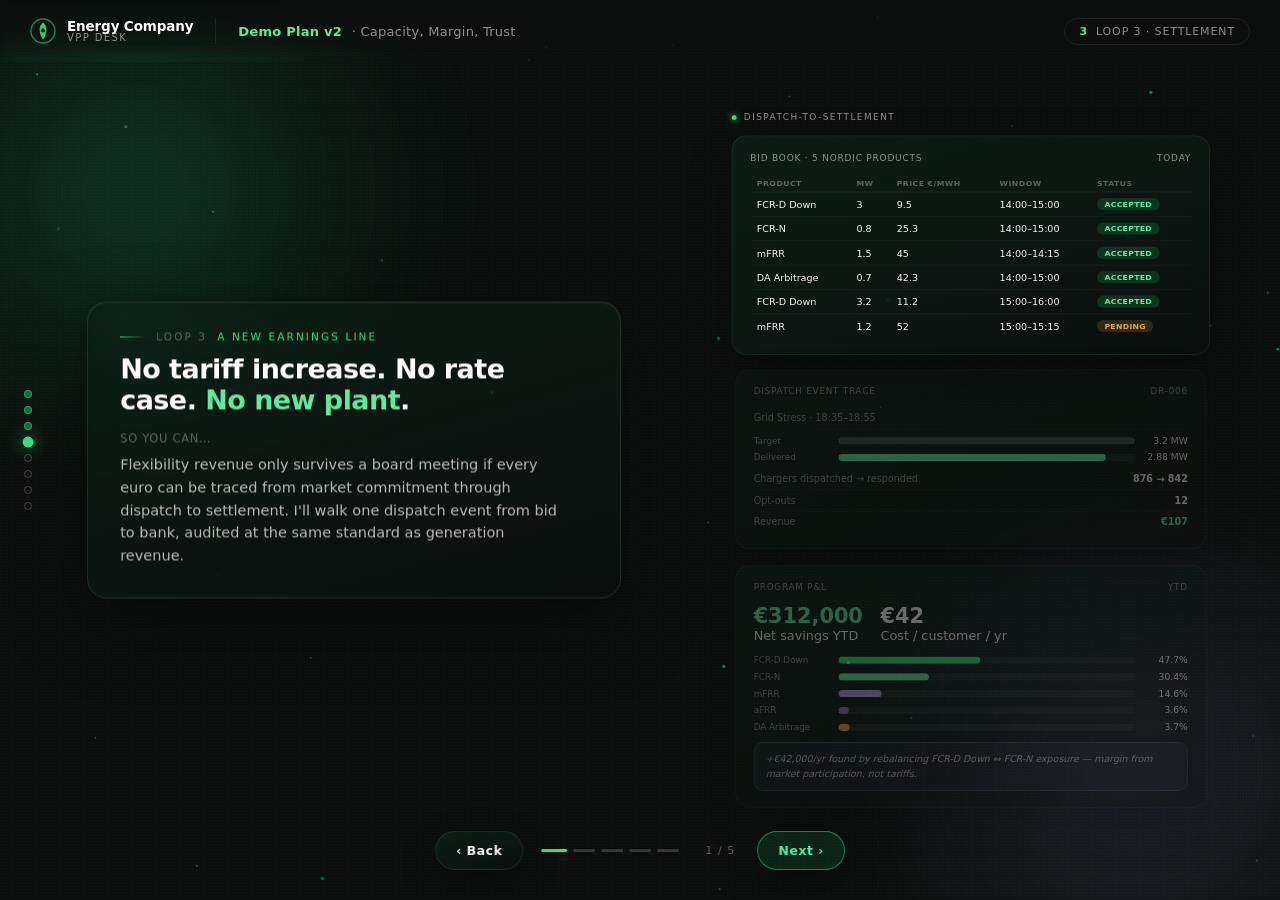
<file: executive-summary-demo/06-envelope-explorer-2/loop-3.html>
<!DOCTYPE html>
<html lang="en">
<head>
<meta charset="UTF-8" />
<meta name="viewport" content="width=device-width, initial-scale=1.0" />
<title>Loop 3 · Settlement · Energy Company VPP</title>
<link rel="stylesheet" href="v2-shared.css" />
</head>
<body>

<canvas id="ambient"></canvas>
<div class="orb g" id="orb1" style="width:520px;height:520px;left:-120px;top:-80px;"></div>
<div class="orb l" id="orb2" style="width:480px;height:480px;right:-100px;bottom:-120px;"></div>
<div class="grain"></div>

<header>
  <div class="brandmark">
    <span class="logo">
      <svg width="26" height="26" viewBox="0 0 26 26" fill="none">
        <circle cx="13" cy="13" r="12" stroke="#2DE283" stroke-width="1.4" opacity="0.55"/>
        <path d="M13 4.2 C8.4 8.5 8.4 14.2 13 21.8 C17.6 14.2 17.6 8.5 13 4.2 Z" fill="#2DE283" opacity="0.92"/>
        <circle cx="13" cy="12.4" r="2.1" fill="#0A0F0D"/>
      </svg>
    </span>
    <div class="brand-txt">
      <b>Energy Company</b><span>VPP Desk</span>
    </div>
  </div>
  <div class="header-sep"></div>
  <div class="concept-name">Demo Plan v2&nbsp;&nbsp;<em>· Capacity, Margin, Trust</em></div>
  <div class="act-pill"><span class="n" id="actPillNum">—</span><span id="actPillLabel">Intro</span></div>
</header>

<nav id="rail"></nav>

<div class="stage-wrap">
  <div class="act-panel" id="panel-settlement">
    <div class="dash">
      <div class="dash-head"><span class="blip"></span>DISPATCH-TO-SETTLEMENT</div>
      <div class="panel-card" id="bidBookCard">
        <div class="pc-h"><span>BID BOOK · 5 NORDIC PRODUCTS</span><span>Today</span></div>
        <table class="mini-table" id="bidBookTable"><thead><tr><th>Product</th><th>MW</th><th>Price €/MWh</th><th>Window</th><th>Status</th></tr></thead><tbody></tbody></table>
      </div>
      <div class="panel-card" id="dispatchCard">
        <div class="pc-h"><span>DISPATCH EVENT TRACE</span><span id="dispatchId"></span></div>
        <div id="dispatchBody"></div>
      </div>
      <div class="panel-card" id="pnlCard">
        <div class="pc-h"><span>PROGRAM P&amp;L</span><span>YTD</span></div>
        <div id="pnlBody"></div>
      </div>
    </div>
  </div>
</div>

<div class="scroller">
  <div class="steps">
  <section class="step" data-act="settlement" data-role="tell-setup">
    <div class="card">
      <div class="kicker"><span class="line"></span><span class="num">LOOP 3</span> A new earnings line</div>
      <h2>No tariff increase. No rate case. <span class="hl">No new plant</span>.</h2>
      <p class="cue">So you can…</p>
      <p>Flexibility revenue only survives a board meeting if every euro can be traced from market
        commitment through dispatch to settlement. I'll walk one dispatch event from bid to bank, audited
        at the same standard as generation revenue.</p>
    </div>
  </section>

  <section class="step show-step" data-act="settlement" data-role="show">
    <div class="card">
      <div class="kicker role-show"><span class="line"></span><span class="num">SHOW</span> Dispatch-to-settlement traceability</div>
      <h2>Every euro, <span class="hl">traced</span> to the interval.</h2>
      <ul class="beat-list" id="settleBeats">
        <li data-beat="0"><span class="bn">1</span><span>Market positions: the live bid book across five Nordic balancing and wholesale products, with accepted, pending and rejected bids at their clearing prices.</span></li>
        <li data-beat="1"><span class="bn">2</span><span>The dispatch-event log: target versus delivered megawatts, chargers dispatched, responses, opt-outs, revenue — variance sub-hourly, customer by customer, nothing hidden.</span></li>
        <li data-beat="2"><span class="bn">3</span><span>The program P&amp;L: <b>€312K</b> net savings YTD at just <b>€42</b> per customer per year — including a €42K annual lift found by rebalancing two reserve products.</span></li>
      </ul>
    </div>
  </section>

  <section class="step" data-act="settlement" data-role="tell-sowhat">
    <div class="card">
      <div class="kicker"><span class="line"></span><span class="num">SO WHAT</span></div>
      <h2>An EBITDA line the board — and the <span class="hl">regulator</span> — can trust.</h2>
      <p>This margin came from market participation, not from raising a single customer's tariff — and
        because it settles euro-by-euro against measured delivery, it's a number you can put in front of
        the board and the regulator with confidence.</p>
    </div>
  </section>
  </div>
</div>

<div class="pagenav" id="pagenav"></div>

<script>window.V2PAGE = { act:"settlement", beats:3, prev:"loop-2.html", next:"loop-4.html", num:"3", label:"Loop 3 · Settlement", nextLabel:"Next loop \u203a" };</script>
<script src="vpp-data.js"></script>
<script src="v2-data.js"></script>
<script src="v2-engine.js"></script>
</body>
</html>
</file>
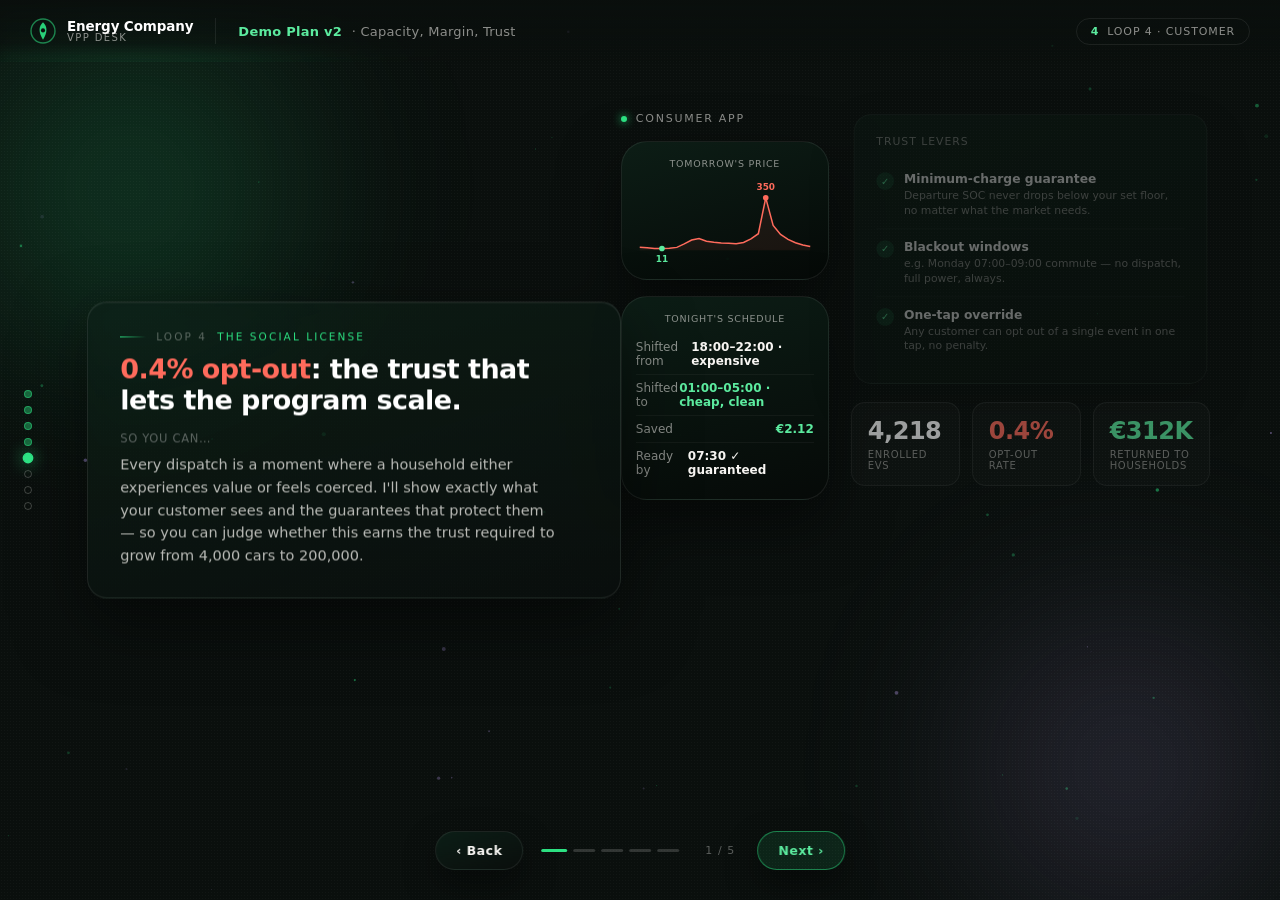
<file: executive-summary-demo/06-envelope-explorer-2/loop-4.html>
<!DOCTYPE html>
<html lang="en">
<head>
<meta charset="UTF-8" />
<meta name="viewport" content="width=device-width, initial-scale=1.0" />
<title>Loop 4 · Customer · Energy Company VPP</title>
<link rel="stylesheet" href="v2-shared.css" />
</head>
<body>

<canvas id="ambient"></canvas>
<div class="orb g" id="orb1" style="width:520px;height:520px;left:-120px;top:-80px;"></div>
<div class="orb l" id="orb2" style="width:480px;height:480px;right:-100px;bottom:-120px;"></div>
<div class="grain"></div>

<header>
  <div class="brandmark">
    <span class="logo">
      <svg width="26" height="26" viewBox="0 0 26 26" fill="none">
        <circle cx="13" cy="13" r="12" stroke="#2DE283" stroke-width="1.4" opacity="0.55"/>
        <path d="M13 4.2 C8.4 8.5 8.4 14.2 13 21.8 C17.6 14.2 17.6 8.5 13 4.2 Z" fill="#2DE283" opacity="0.92"/>
        <circle cx="13" cy="12.4" r="2.1" fill="#0A0F0D"/>
      </svg>
    </span>
    <div class="brand-txt">
      <b>Energy Company</b><span>VPP Desk</span>
    </div>
  </div>
  <div class="header-sep"></div>
  <div class="concept-name">Demo Plan v2&nbsp;&nbsp;<em>· Capacity, Margin, Trust</em></div>
  <div class="act-pill"><span class="n" id="actPillNum">—</span><span id="actPillLabel">Intro</span></div>
</header>

<nav id="rail"></nav>

<div class="stage-wrap">
  <div class="act-panel" id="panel-customer">
    <div class="dash" style="flex-direction:row;align-items:flex-start;gap:22px;">
      <div style="display:flex;flex-direction:column;gap:16px;flex:0 0 auto;">
        <div class="dash-head"><span class="blip"></span>CONSUMER APP</div>
        <div class="phone" id="phonePrice">
          <div class="ph-head">Tomorrow's price</div>
          <svg id="priceSvg" viewBox="0 0 190 90" style="width:100%;display:block;"></svg>
        </div>
        <div class="phone" id="phoneSession">
          <div class="ph-head">Tonight's schedule</div>
          <div id="sessionBody" style="font-size:11.5px;"></div>
        </div>
      </div>
      <div style="flex:1;display:flex;flex-direction:column;gap:16px;">
        <div class="panel-card" id="leverCard">
          <div class="pc-h"><span>TRUST LEVERS</span><span></span></div>
          <div id="leverBody"></div>
        </div>
        <div class="kpi-strip" id="customerKpis"></div>
      </div>
    </div>
  </div>
</div>

<div class="scroller">
  <div class="steps">
  <section class="step" data-act="customer" data-role="tell-setup">
    <div class="card">
      <div class="kicker"><span class="line"></span><span class="num">LOOP 4</span> The social license</div>
      <h2><span class="hlc">0.4% opt-out</span>: the trust that lets the program scale.</h2>
      <p class="cue">So you can…</p>
      <p>Every dispatch is a moment where a household either experiences value or feels coerced. I'll show
        exactly what your customer sees and the guarantees that protect them — so you can judge whether
        this earns the trust required to grow from 4,000 cars to 200,000.</p>
    </div>
  </section>

  <section class="step show-step" data-act="customer" data-role="show">
    <div class="card">
      <div class="kicker role-show"><span class="line"></span><span class="num">SHOW</span> Optimized charging, hard personal limits</div>
      <h2>Customers keep <span class="hl">control</span>. That's why they stay.</h2>
      <ul class="beat-list" id="custBeats">
        <li data-beat="0"><span class="bn">1</span><span>Tomorrow's price curve: the <b>€350/MWh</b> evening spike against roughly <b>€11</b> overnight — the customer never has to understand this chart.</span></li>
        <li data-beat="1"><span class="bn">2</span><span>One night's optimized session: charging shifted overnight, <b>€2.12</b> saved, and the car guaranteed at departure charge by <b>07:30</b>.</span></li>
        <li data-beat="2"><span class="bn">3</span><span>The trust levers: minimum-charge guarantee, blackout windows, a one-tap override — alongside the truth: 4,218 enrolled, <b>0.4%</b> opt-out, €312K returned to households.</span></li>
      </ul>
    </div>
  </section>

  <section class="step" data-act="customer" data-role="tell-sowhat">
    <div class="card">
      <div class="kicker"><span class="line"></span><span class="num">SO WHAT</span></div>
      <h2>The scarce asset in this market is <span class="hl">trust</span>, not technology.</h2>
      <p>A 0.4% opt-out rate is proof the social license is holding. Whoever earns household trust first
        gets the 200,000-customer flexibility base; whoever loses it reads about themselves in the press.</p>
    </div>
  </section>
  </div>
</div>

<div class="pagenav" id="pagenav"></div>

<script>window.V2PAGE = { act:"customer", beats:3, prev:"loop-3.html", next:"loop-5.html", num:"4", label:"Loop 4 · Customer", nextLabel:"Next loop \u203a" };</script>
<script src="vpp-data.js"></script>
<script src="v2-data.js"></script>
<script src="v2-engine.js"></script>
</body>
</html>
</file>
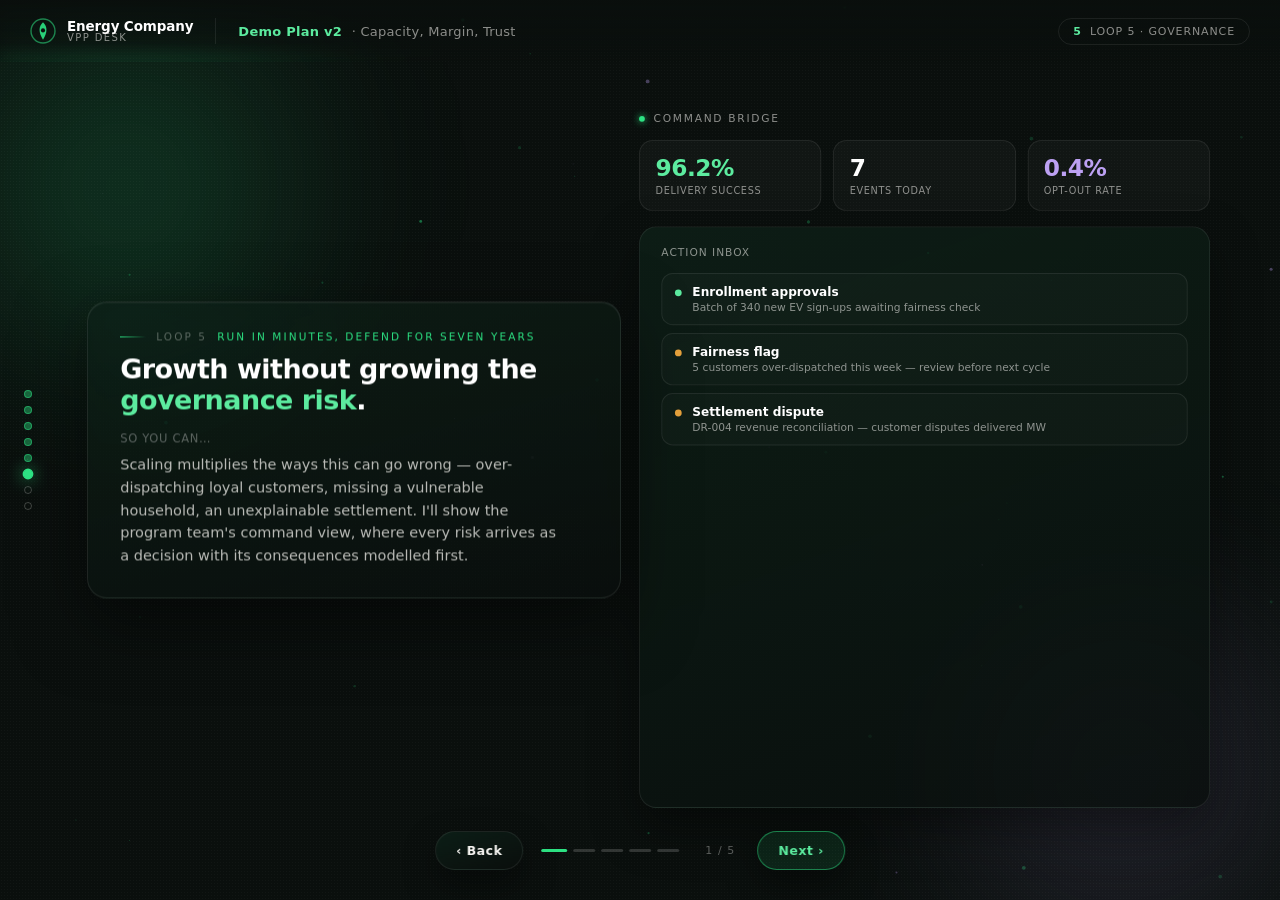
<file: executive-summary-demo/06-envelope-explorer-2/loop-5.html>
<!DOCTYPE html>
<html lang="en">
<head>
<meta charset="UTF-8" />
<meta name="viewport" content="width=device-width, initial-scale=1.0" />
<title>Loop 5 · Governance · Energy Company VPP</title>
<link rel="stylesheet" href="v2-shared.css" />
</head>
<body>

<canvas id="ambient"></canvas>
<div class="orb g" id="orb1" style="width:520px;height:520px;left:-120px;top:-80px;"></div>
<div class="orb l" id="orb2" style="width:480px;height:480px;right:-100px;bottom:-120px;"></div>
<div class="grain"></div>

<header>
  <div class="brandmark">
    <span class="logo">
      <svg width="26" height="26" viewBox="0 0 26 26" fill="none">
        <circle cx="13" cy="13" r="12" stroke="#2DE283" stroke-width="1.4" opacity="0.55"/>
        <path d="M13 4.2 C8.4 8.5 8.4 14.2 13 21.8 C17.6 14.2 17.6 8.5 13 4.2 Z" fill="#2DE283" opacity="0.92"/>
        <circle cx="13" cy="12.4" r="2.1" fill="#0A0F0D"/>
      </svg>
    </span>
    <div class="brand-txt">
      <b>Energy Company</b><span>VPP Desk</span>
    </div>
  </div>
  <div class="header-sep"></div>
  <div class="concept-name">Demo Plan v2&nbsp;&nbsp;<em>· Capacity, Margin, Trust</em></div>
  <div class="act-pill"><span class="n" id="actPillNum">—</span><span id="actPillLabel">Intro</span></div>
</header>

<nav id="rail"></nav>

<div class="stage-wrap">
  <div class="act-panel" id="panel-governance">
    <div class="dash">
      <div class="dash-head"><span class="blip"></span>COMMAND BRIDGE</div>
      <div class="kpi-strip" id="govKpis"></div>
      <div class="detail-slot" id="govDetailSlot">
        <div class="detail-panel panel-card" id="govInbox">
          <div class="pc-h"><span>ACTION INBOX</span><span></span></div>
          <div id="govInboxBody"></div>
        </div>
        <div class="detail-panel panel-card" id="govWhatIf">
          <div class="pc-h"><span id="whatIfTitle"></span><span id="whatIfWindow"></span></div>
          <div id="govWhatIfBody"></div>
        </div>
        <div class="detail-panel panel-card" id="govAudit">
          <div class="pc-h"><span>AUDIT TRAIL · HASH-CHAINED</span><span>7-yr retention</span></div>
          <table class="mini-table audit-row" id="auditTable"><thead><tr><th>Time</th><th>Actor</th><th>Action</th><th>Reason</th><th>Hash</th></tr></thead><tbody></tbody></table>
        </div>
      </div>
    </div>
  </div>
</div>

<div class="scroller">
  <div class="steps">
  <section class="step" data-act="governance" data-role="tell-setup">
    <div class="card">
      <div class="kicker"><span class="line"></span><span class="num">LOOP 5</span> Run in minutes, defend for seven years</div>
      <h2>Growth without growing the <span class="hl">governance risk</span>.</h2>
      <p class="cue">So you can…</p>
      <p>Scaling multiplies the ways this can go wrong — over-dispatching loyal customers, missing a
        vulnerable household, an unexplainable settlement. I'll show the program team's command view,
        where every risk arrives as a decision with its consequences modelled first.</p>
    </div>
  </section>

  <section class="step show-step" data-act="governance" data-role="show">
    <div class="card">
      <div class="kicker role-show"><span class="line"></span><span class="num">SHOW</span> A decision inbox with modelled what-ifs</div>
      <h2>Every action, a decision — <span class="hl">not</span> a dashboard.</h2>
      <ul class="beat-list" id="govBeats">
        <li data-beat="0"><span class="bn">1</span><span>The command bridge: live program KPIs and an action inbox — enrollment approvals, a fairness flag, a settlement dispute.</span></li>
        <li data-beat="1"><span class="bn">2</span><span>Open the pre-positioning decision for a hot Friday: available flexibility rising from 6.2 to 11.4 MW, the revenue lift, the modelled opt-out cost, and the exact customer message that would be sent.</span></li>
        <li data-beat="2"><span class="bn">3</span><span>The audit trail: every action recorded with actor, reason and hash-chained entries retained for seven years; vulnerable-customer protections at 100% compliance.</span></li>
      </ul>
    </div>
  </section>

  <section class="step" data-act="governance" data-role="tell-sowhat">
    <div class="card">
      <div class="kicker"><span class="line"></span><span class="num">SO WHAT</span></div>
      <h2>Governance here is not a brake — it's what makes <span class="hl">scale safe</span>.</h2>
      <p>Fairness and auditability are what let you say yes to growth: the program moves at market speed
        while every decision stays explainable to a regulator, a journalist, or your own board.</p>
    </div>
  </section>
  </div>
</div>

<div class="pagenav" id="pagenav"></div>

<script>window.V2PAGE = { act:"governance", beats:3, prev:"loop-4.html", next:"loop-6.html", num:"5", label:"Loop 5 · Governance", nextLabel:"Next loop \u203a" };</script>
<script src="vpp-data.js"></script>
<script src="v2-data.js"></script>
<script src="v2-engine.js"></script>
</body>
</html>
</file>
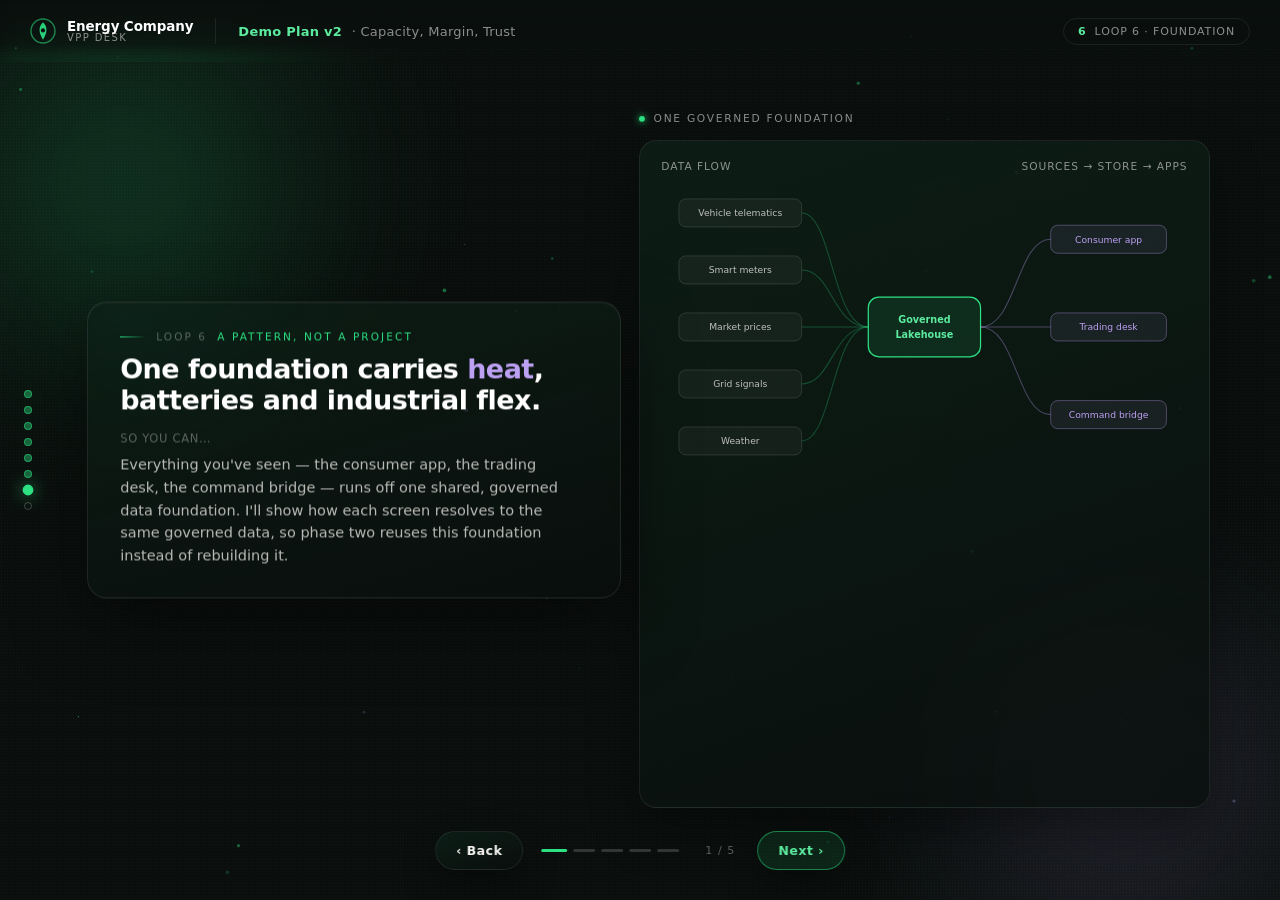
<file: executive-summary-demo/06-envelope-explorer-2/loop-6.html>
<!DOCTYPE html>
<html lang="en">
<head>
<meta charset="UTF-8" />
<meta name="viewport" content="width=device-width, initial-scale=1.0" />
<title>Loop 6 · Foundation · Energy Company VPP</title>
<link rel="stylesheet" href="v2-shared.css" />
</head>
<body>

<canvas id="ambient"></canvas>
<div class="orb g" id="orb1" style="width:520px;height:520px;left:-120px;top:-80px;"></div>
<div class="orb l" id="orb2" style="width:480px;height:480px;right:-100px;bottom:-120px;"></div>
<div class="grain"></div>

<header>
  <div class="brandmark">
    <span class="logo">
      <svg width="26" height="26" viewBox="0 0 26 26" fill="none">
        <circle cx="13" cy="13" r="12" stroke="#2DE283" stroke-width="1.4" opacity="0.55"/>
        <path d="M13 4.2 C8.4 8.5 8.4 14.2 13 21.8 C17.6 14.2 17.6 8.5 13 4.2 Z" fill="#2DE283" opacity="0.92"/>
        <circle cx="13" cy="12.4" r="2.1" fill="#0A0F0D"/>
      </svg>
    </span>
    <div class="brand-txt">
      <b>Energy Company</b><span>VPP Desk</span>
    </div>
  </div>
  <div class="header-sep"></div>
  <div class="concept-name">Demo Plan v2&nbsp;&nbsp;<em>· Capacity, Margin, Trust</em></div>
  <div class="act-pill"><span class="n" id="actPillNum">—</span><span id="actPillLabel">Intro</span></div>
</header>

<nav id="rail"></nav>

<div class="stage-wrap">
  <div class="act-panel" id="panel-foundation">
    <div class="dash">
      <div class="dash-head"><span class="blip"></span>ONE GOVERNED FOUNDATION</div>
      <div class="detail-slot" id="foundDetailSlot" style="min-height:420px;">
        <div class="detail-panel panel-card" id="foundFlow">
          <div class="pc-h"><span>DATA FLOW</span><span>Sources → store → apps</span></div>
          <svg id="lineageSvg" viewBox="0 0 600 320" style="width:100%;display:block;"></svg>
        </div>
        <div class="detail-panel panel-card" id="foundTrace">
          <div class="pc-h"><span>TRACE ONE NUMBER</span><span></span></div>
          <div class="trace-chain" id="traceChain"></div>
        </div>
        <div class="detail-panel panel-card" id="foundExpand">
          <div class="pc-h"><span>EXPANSION PATH</span><span>Same foundation, every phase</span></div>
          <div class="expand-strip" id="expandStrip"></div>
        </div>
      </div>
    </div>
  </div>
</div>

<div class="scroller">
  <div class="steps">
  <section class="step" data-act="foundation" data-role="tell-setup">
    <div class="card">
      <div class="kicker"><span class="line"></span><span class="num">LOOP 6</span> A pattern, not a project</div>
      <h2>One foundation carries <span class="hll">heat</span>, batteries and industrial flex.</h2>
      <p class="cue">So you can…</p>
      <p>Everything you've seen — the consumer app, the trading desk, the command bridge — runs off one
        shared, governed data foundation. I'll show how each screen resolves to the same governed data, so
        phase two reuses this foundation instead of rebuilding it.</p>
    </div>
  </section>

  <section class="step show-step" data-act="foundation" data-role="show">
    <div class="card">
      <div class="kicker role-show"><span class="line"></span><span class="num">SHOW</span> One governed foundation, end-to-end lineage</div>
      <h2>Three apps. One loop. <span class="hll">One truth</span>.</h2>
      <ul class="beat-list" id="foundBeats">
        <li data-beat="0"><span class="bn">1</span><span>The flow in one picture: telematics, meters, prices, grid signals and weather land in one governed store; forecasts and baselines compute once; all three apps read the same conformed truth.</span></li>
        <li data-beat="1"><span class="bn">2</span><span>Trace one number end-to-end: the €312K on the P&amp;L back through settlement records to individual dispatch intervals.</span></li>
        <li data-beat="2"><span class="bn">3</span><span>The expansion path: EV demand response now; heat and residential batteries next — the same boiler from the opening story; industrial and hydro-adjacent flex after.</span></li>
      </ul>
    </div>
  </section>

  <section class="step" data-act="foundation" data-role="tell-sowhat">
    <div class="card">
      <div class="kicker"><span class="line"></span><span class="num">SO WHAT</span></div>
      <h2>The next 12–24 months decide who owns <span class="hl">Nordic flex</span>.</h2>
      <p>Reusing one foundation is how you move at that speed. So our ask today: does the capacity–margin–trust
        thesis fit how you want the Energy Company data ecosystem to evolve — and who co-sponsors Phase 1?</p>
    </div>
  </section>
  </div>
</div>

<div class="pagenav" id="pagenav"></div>

<script>window.V2PAGE = { act:"foundation", beats:3, prev:"loop-5.html", next:"v2-summary.html", num:"6", label:"Loop 6 · Foundation", nextLabel:"See the scorecard \u203a" };</script>
<script src="vpp-data.js"></script>
<script src="v2-data.js"></script>
<script src="v2-engine.js"></script>
</body>
</html>
</file>
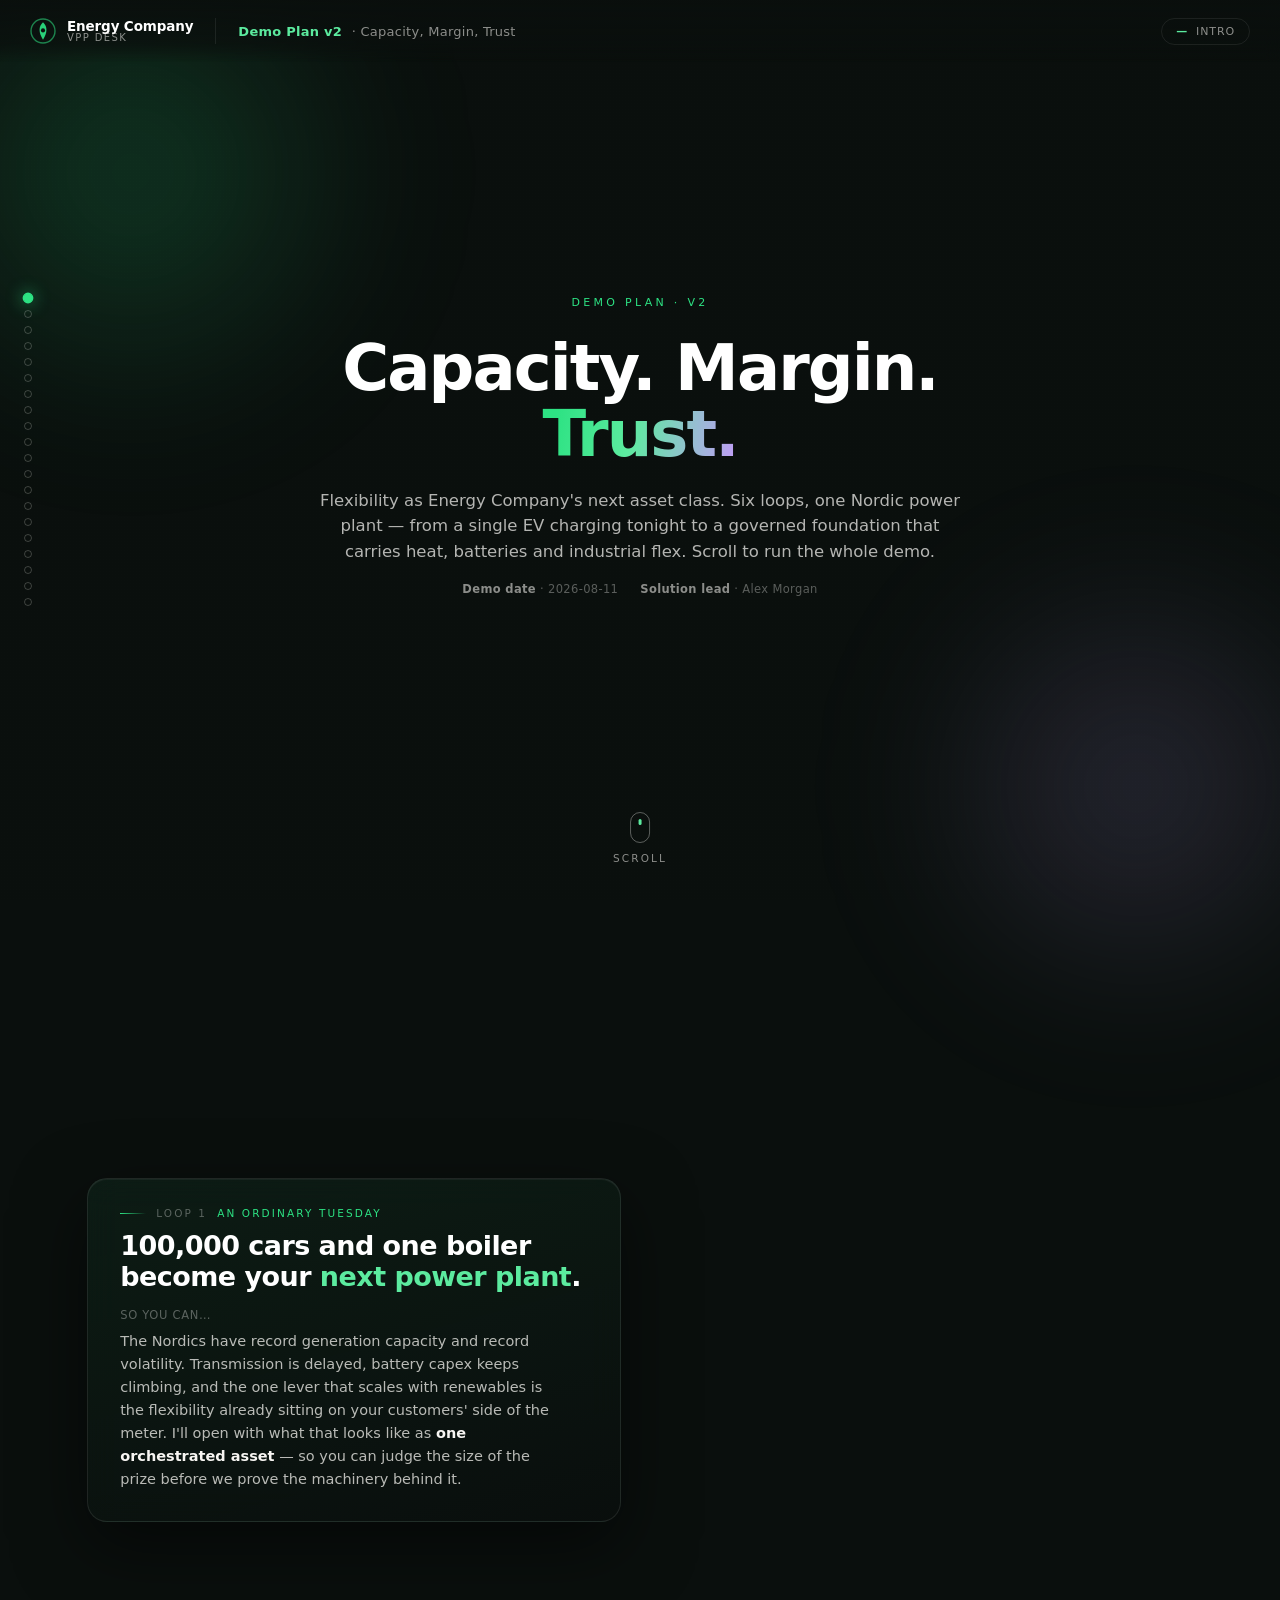
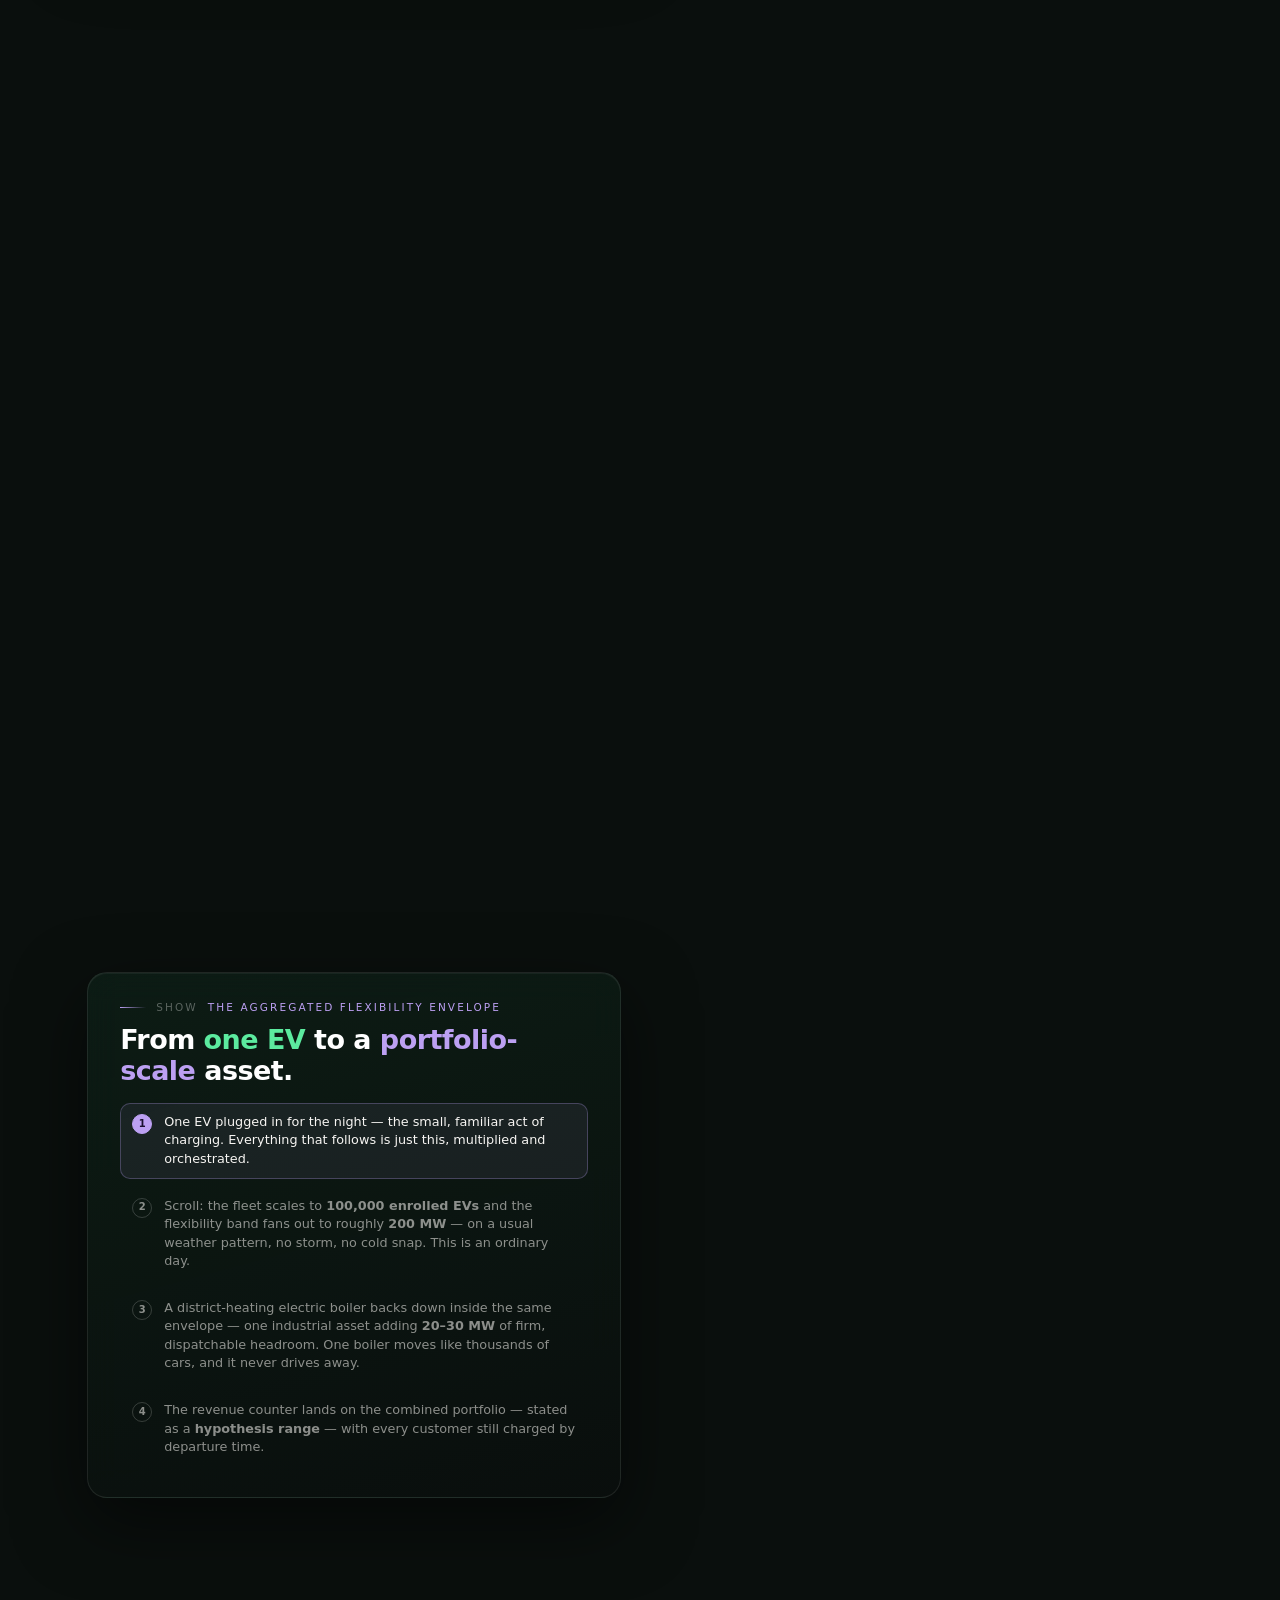
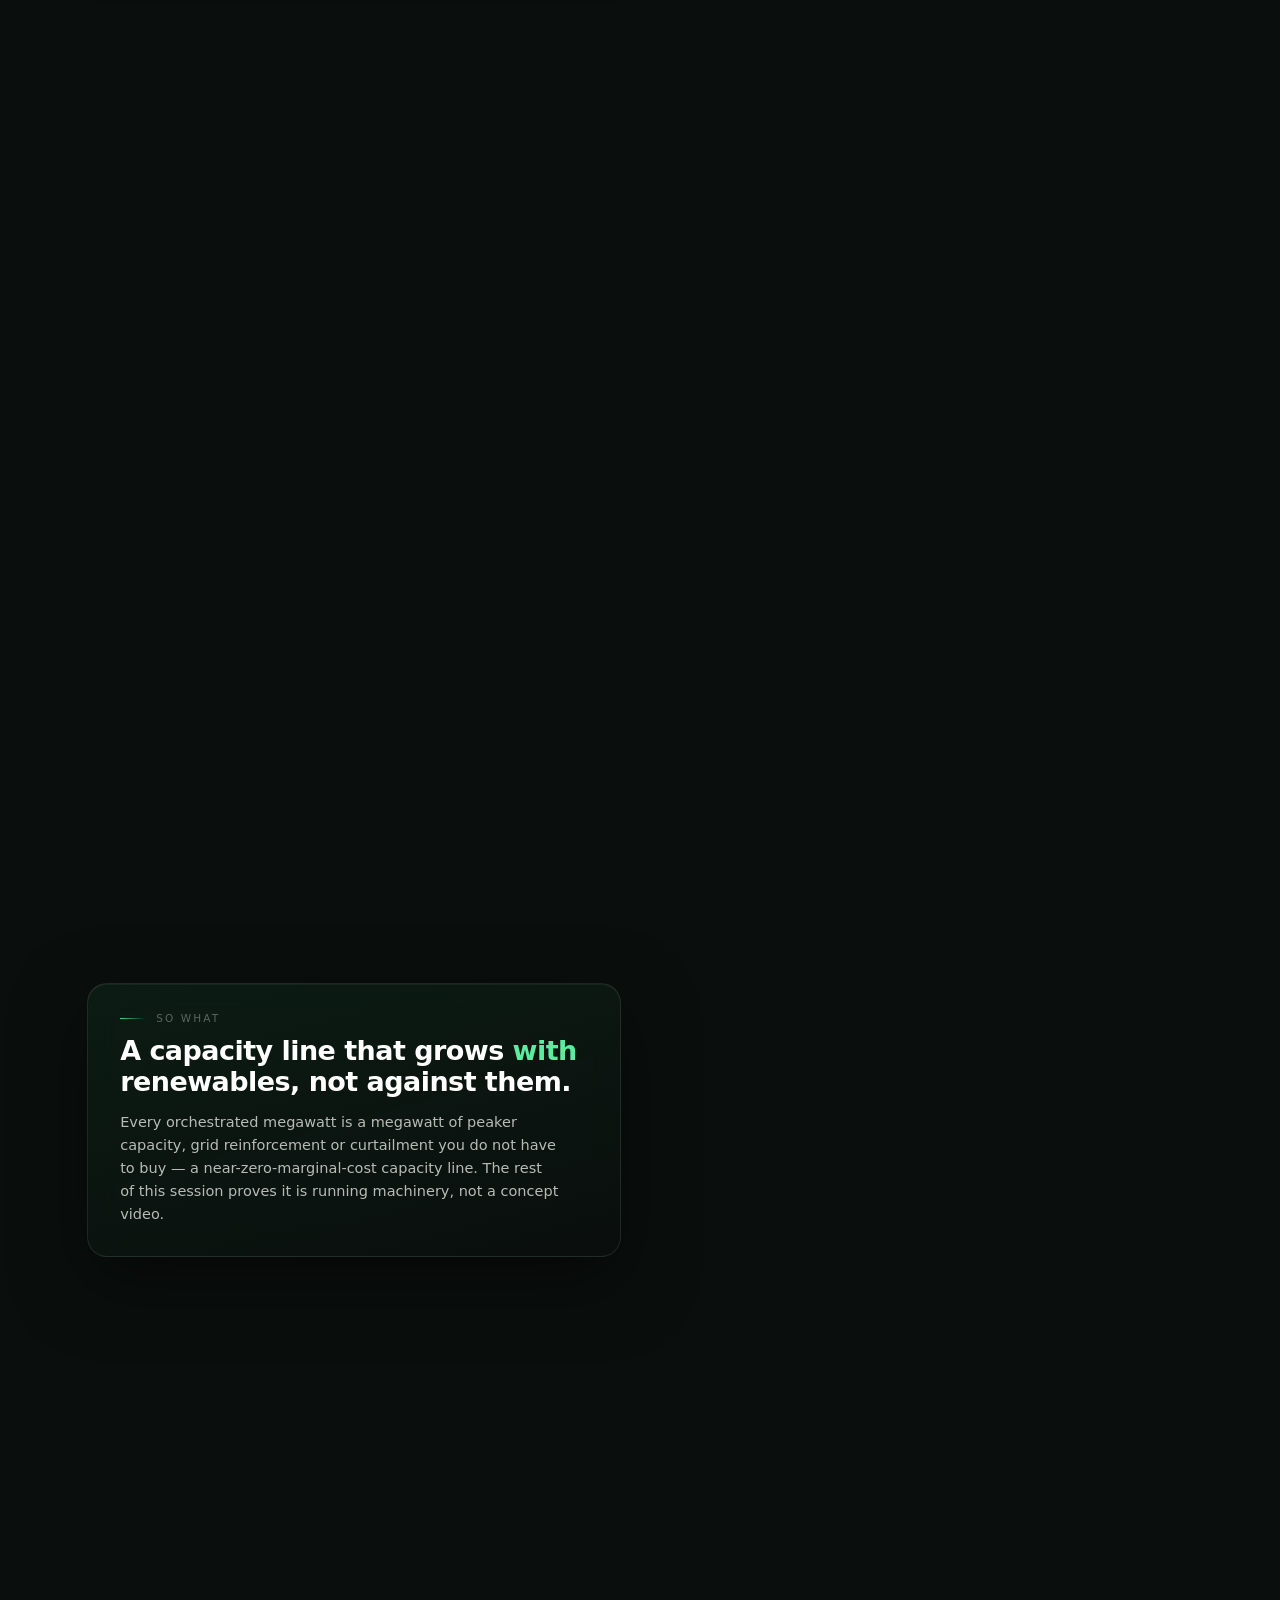
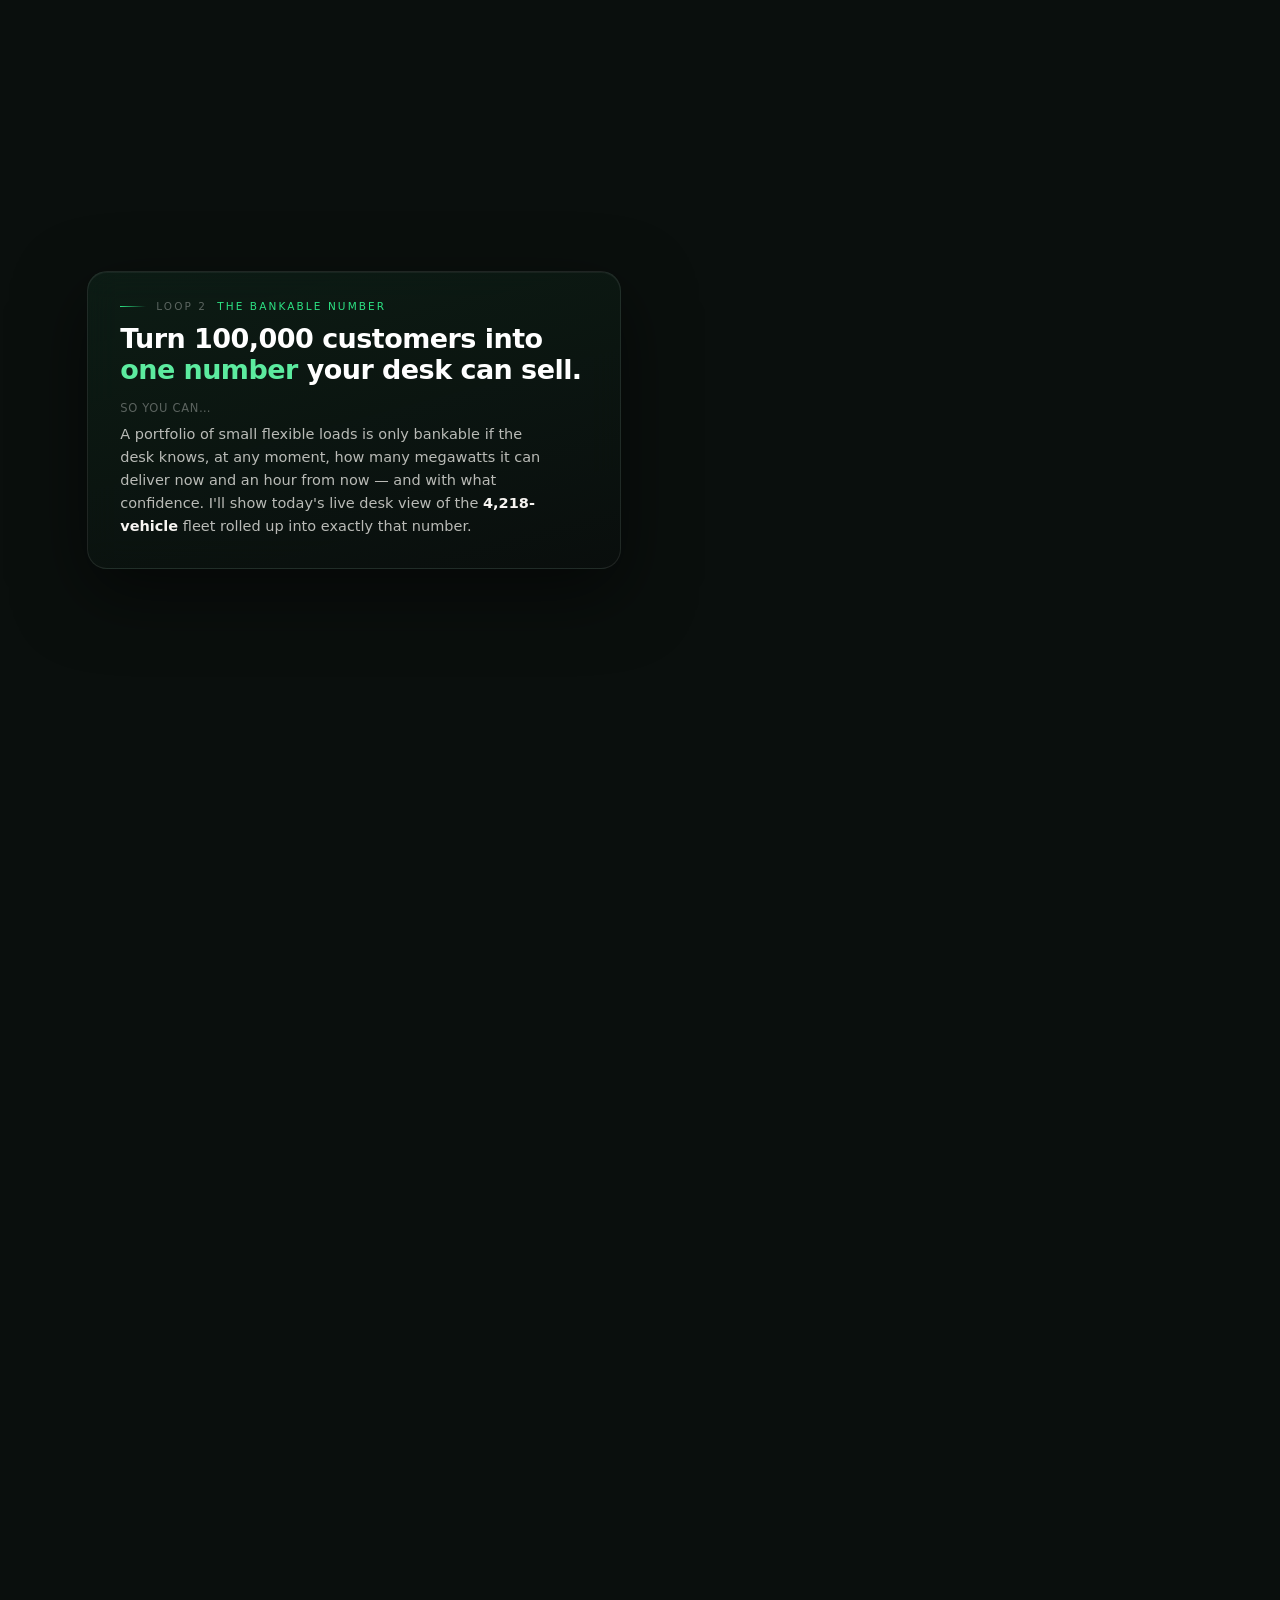
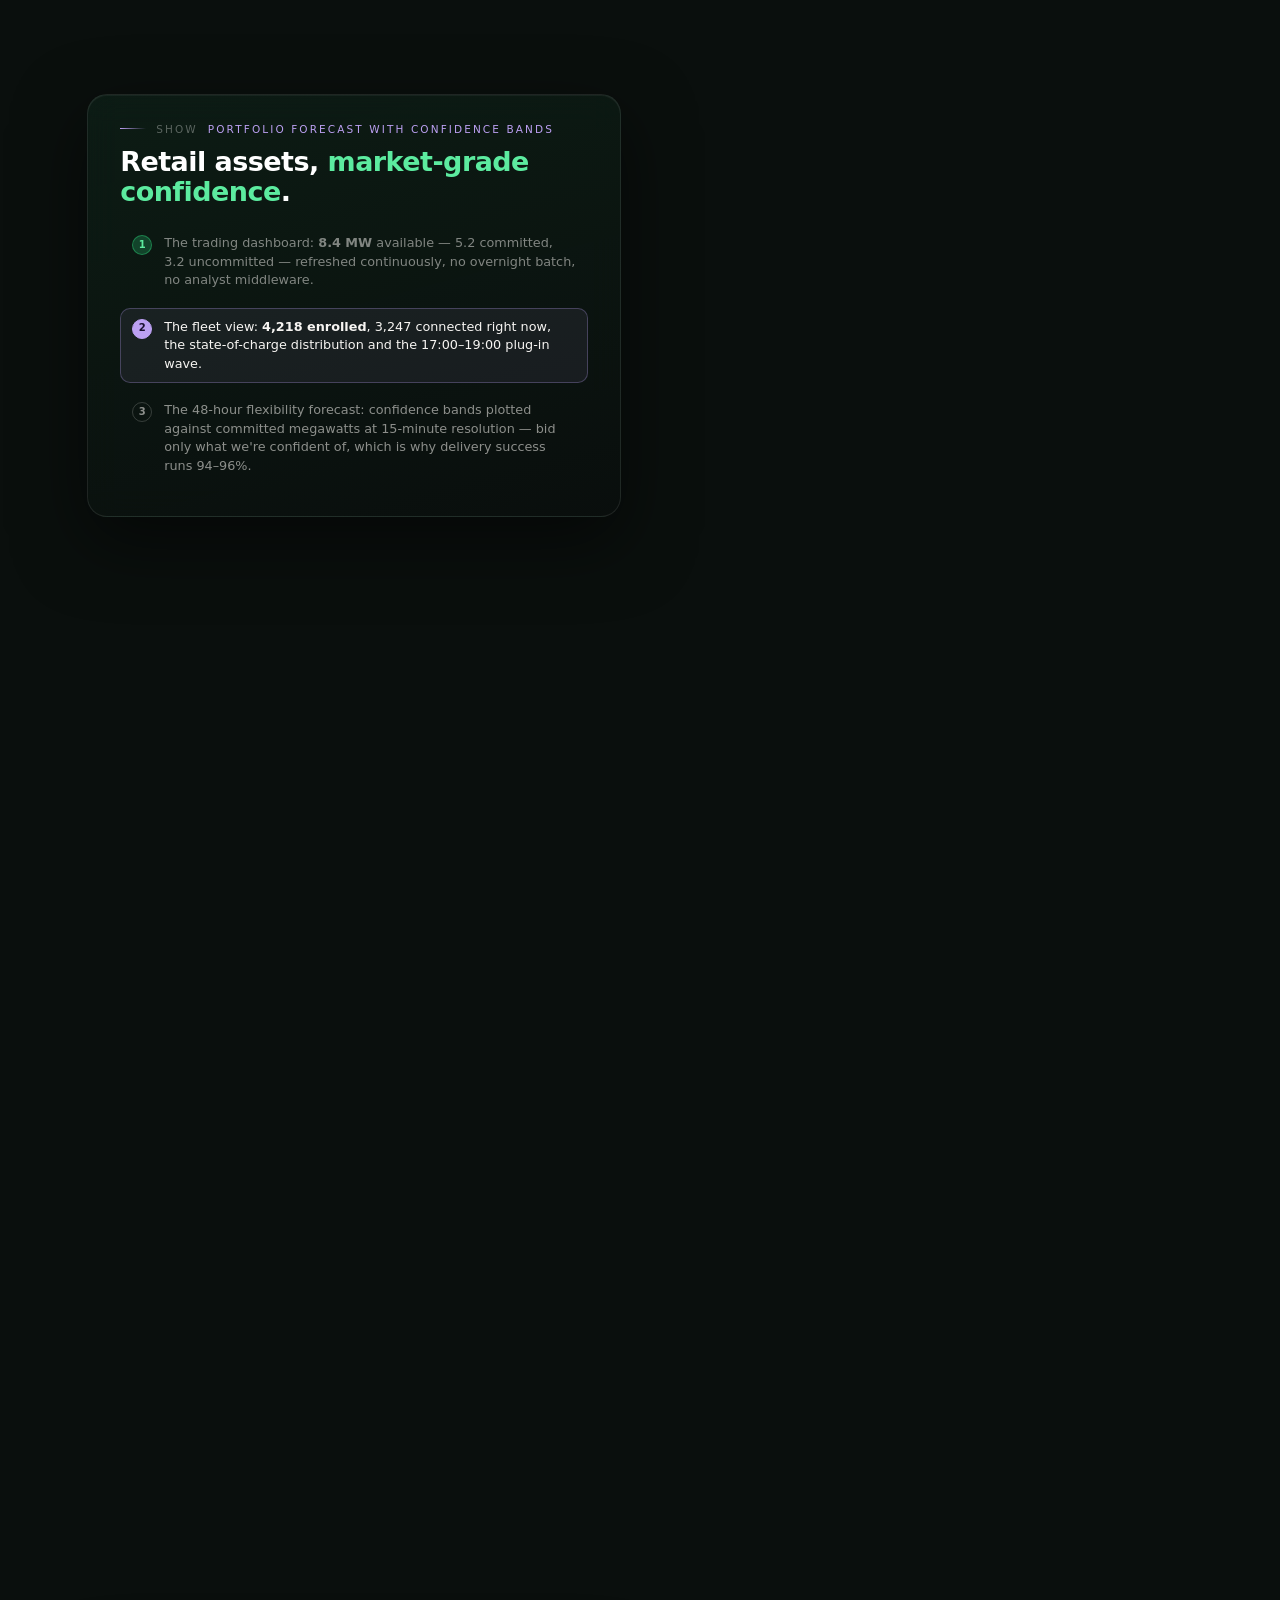
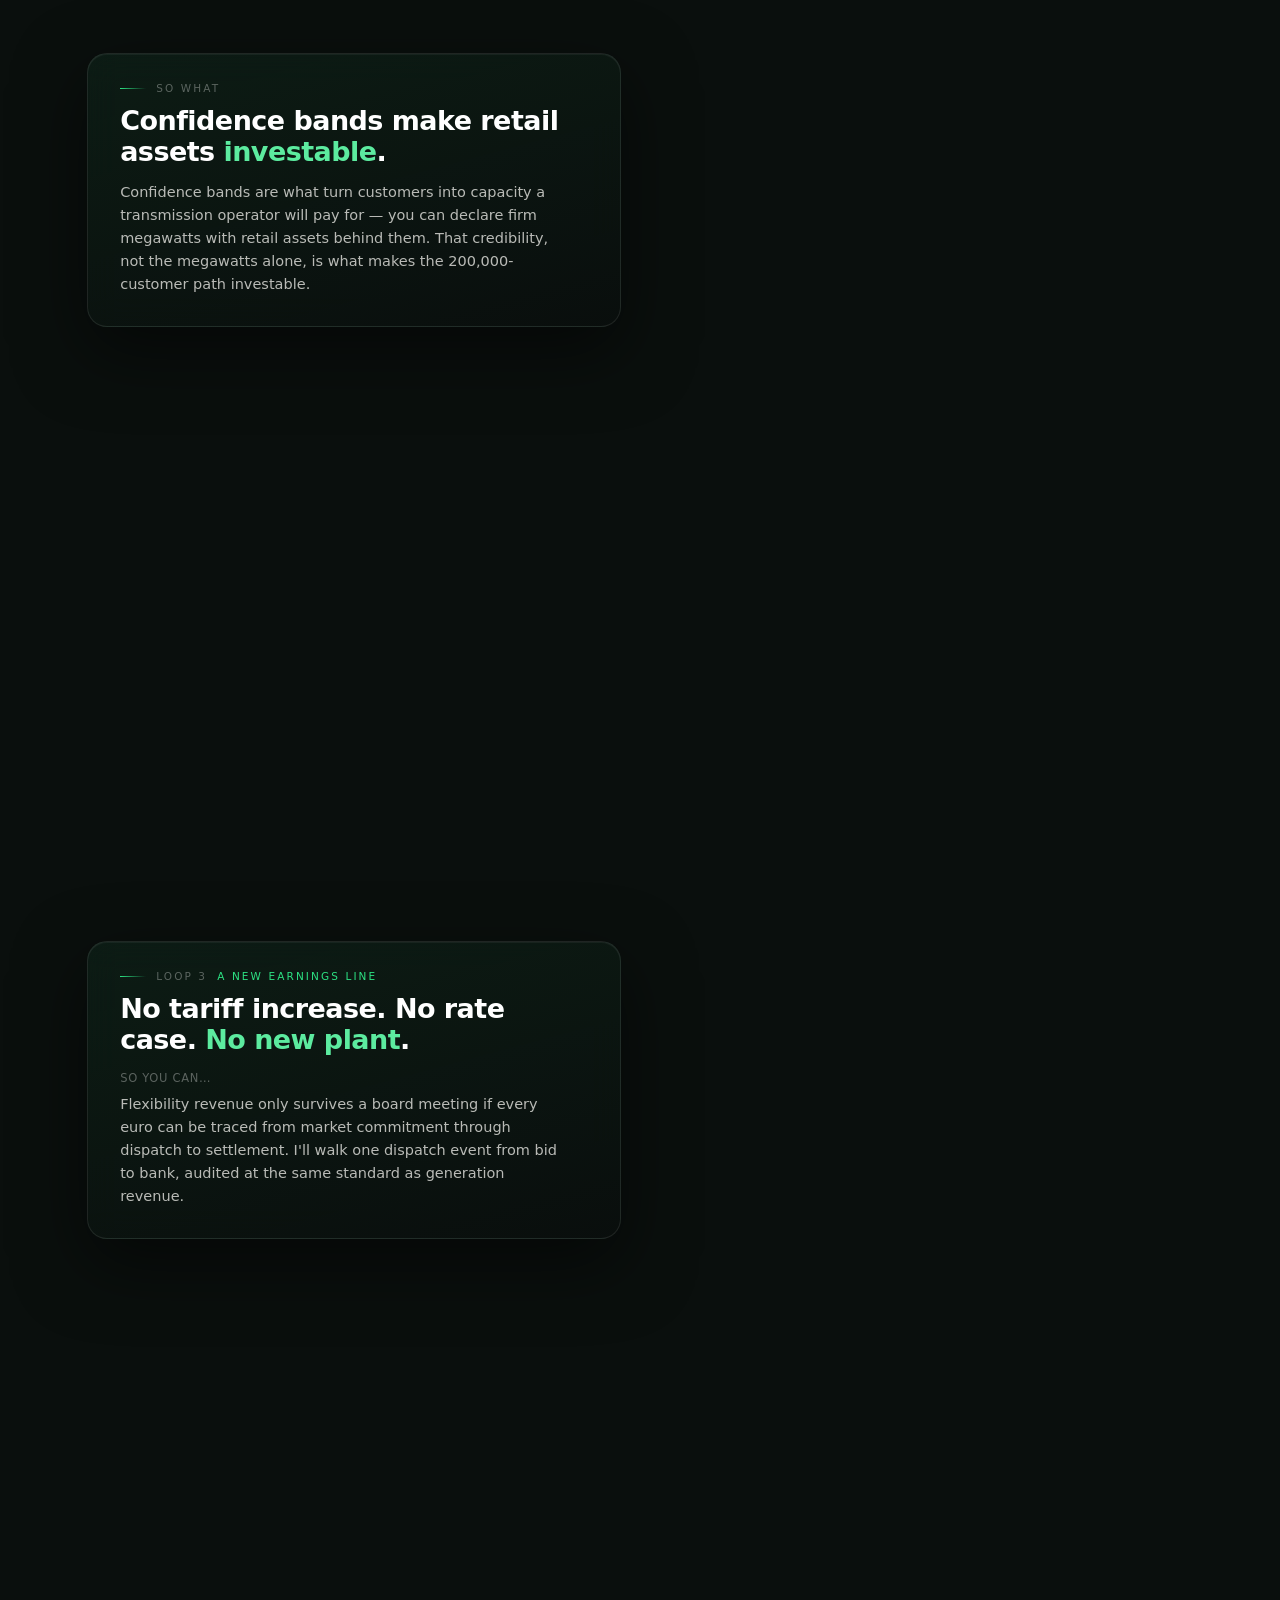
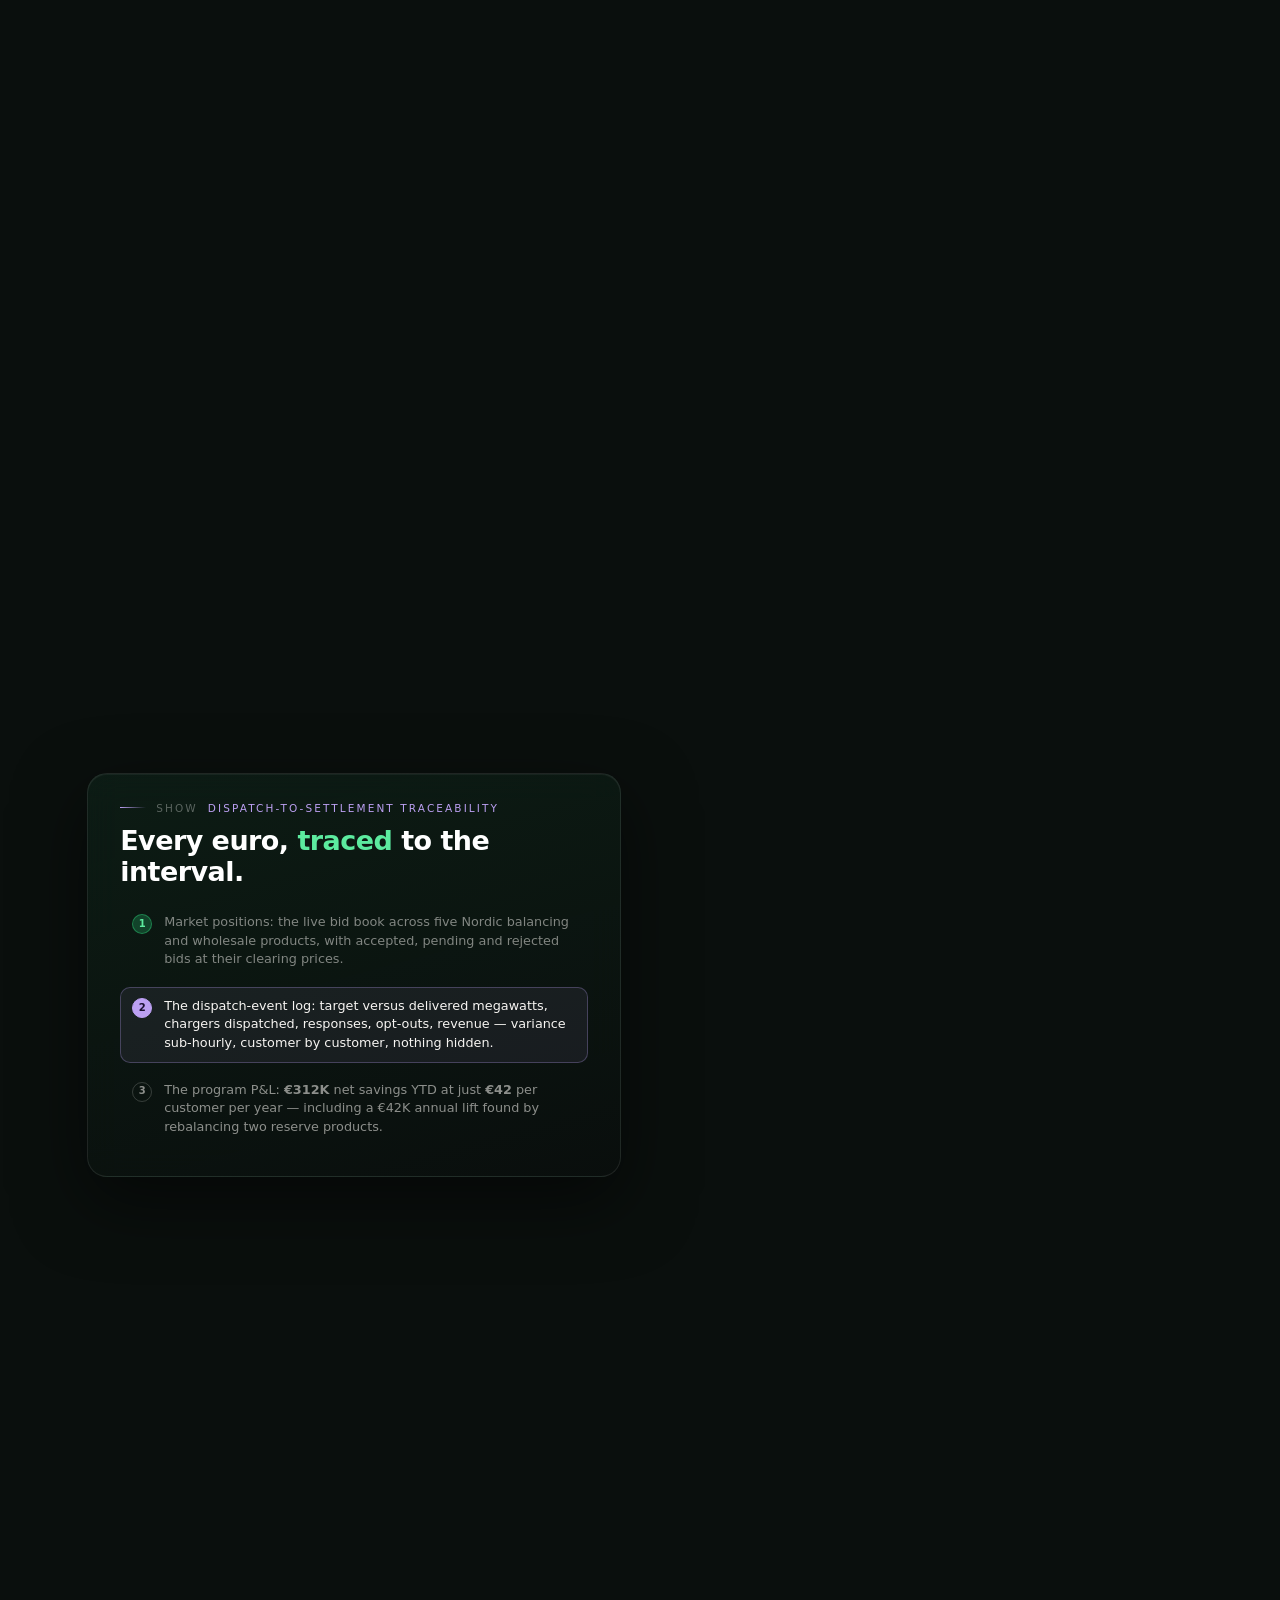
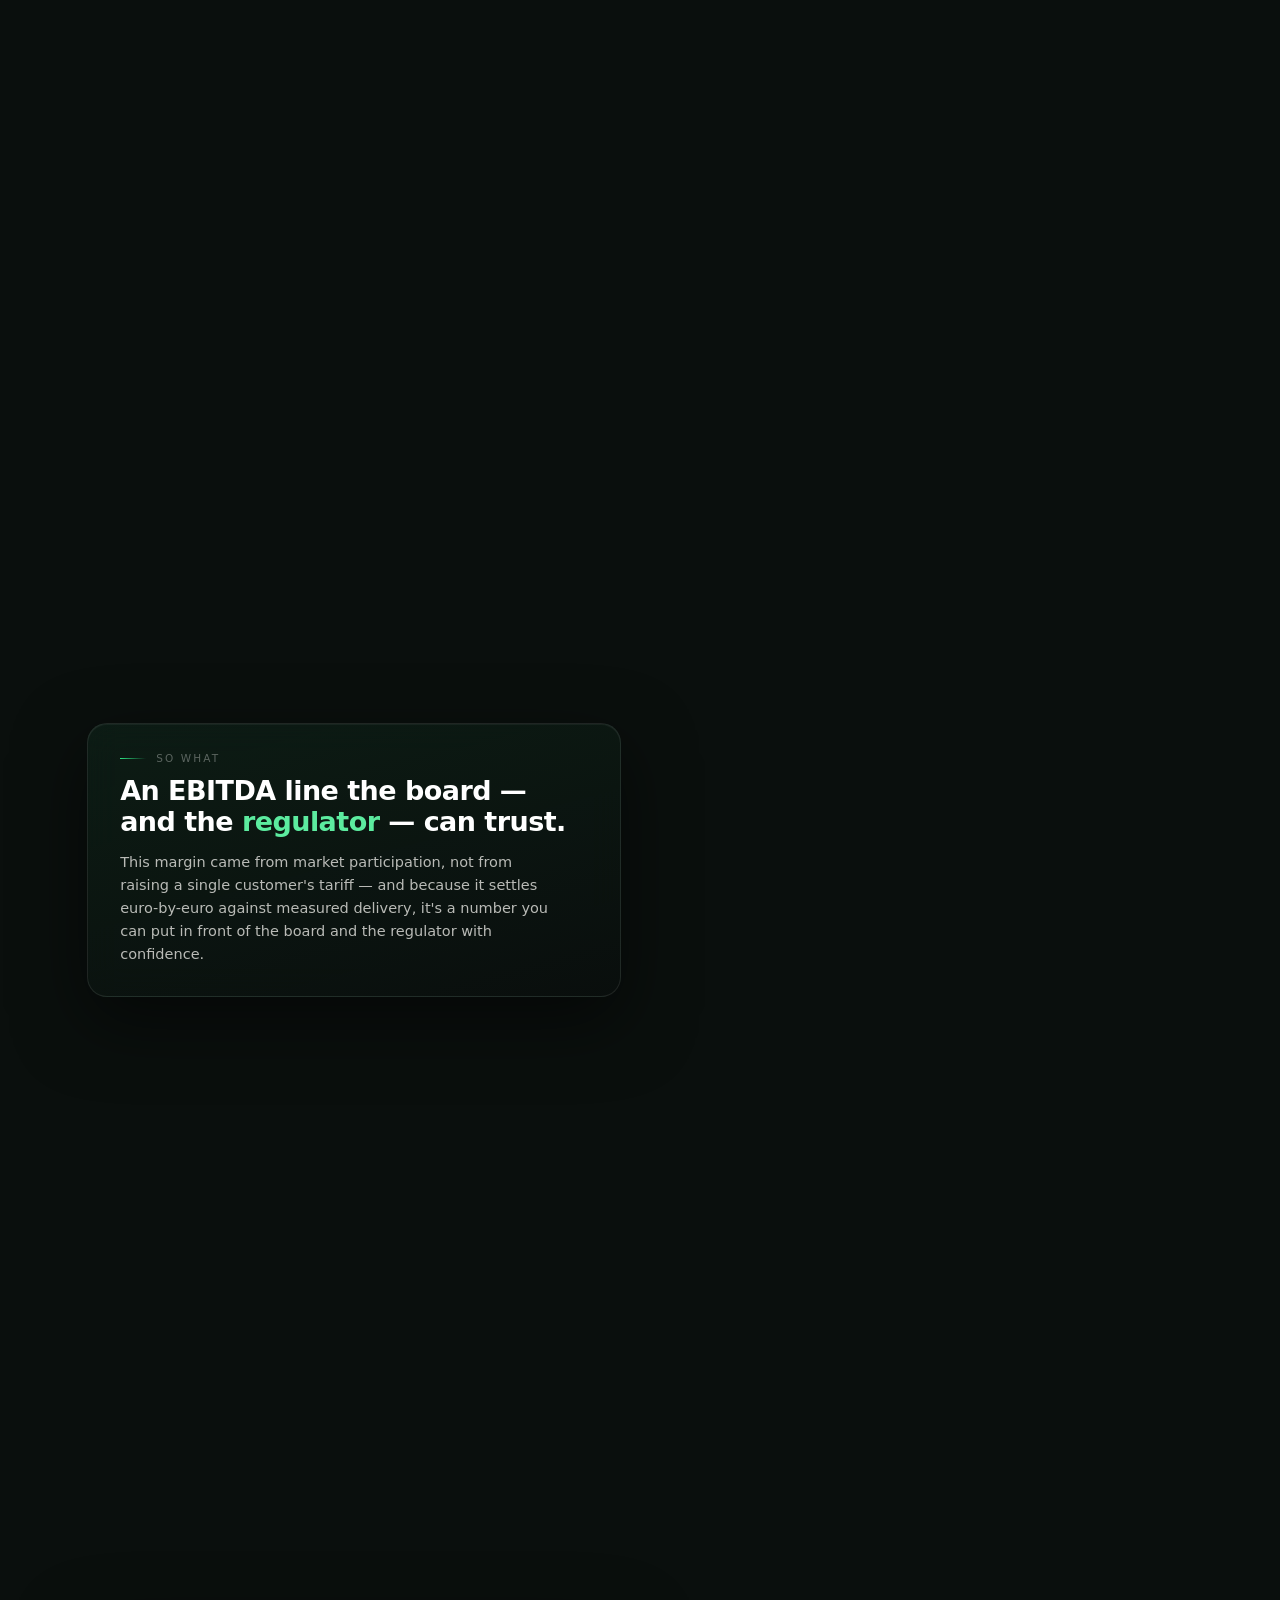
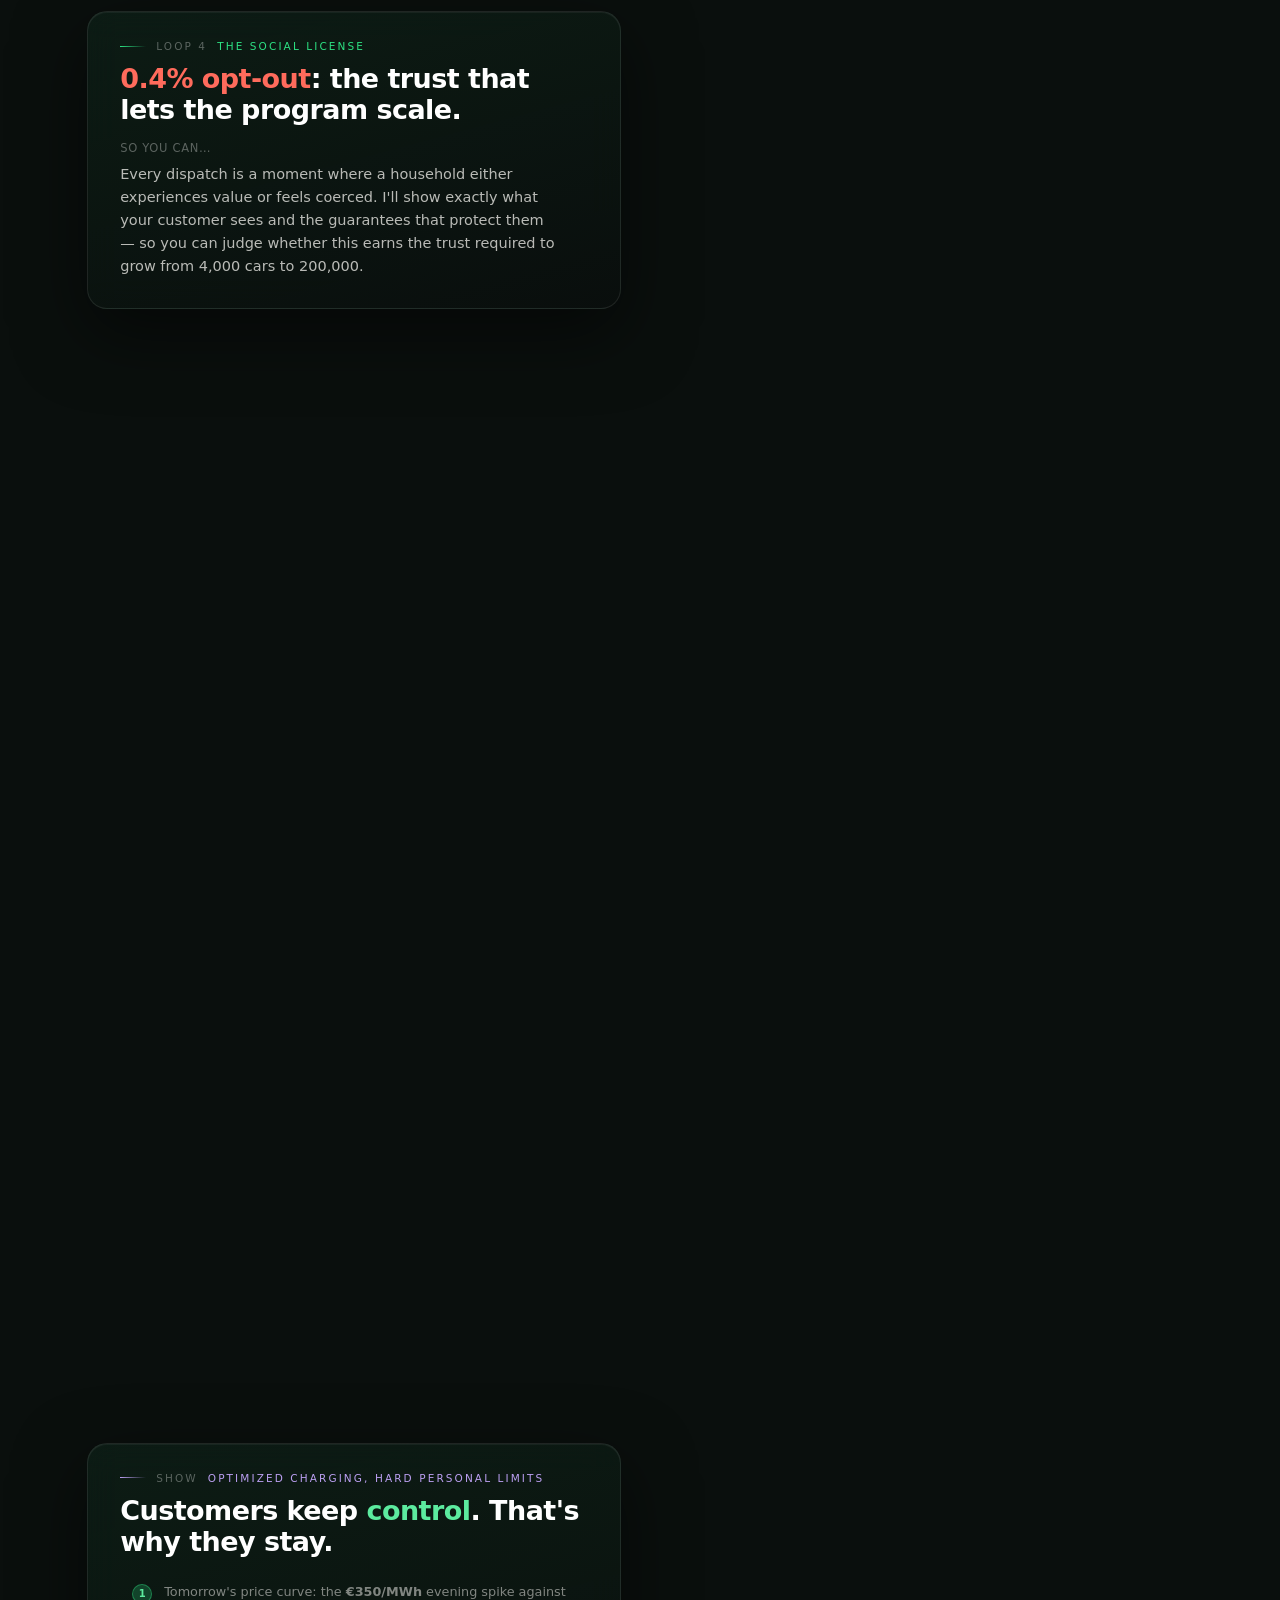
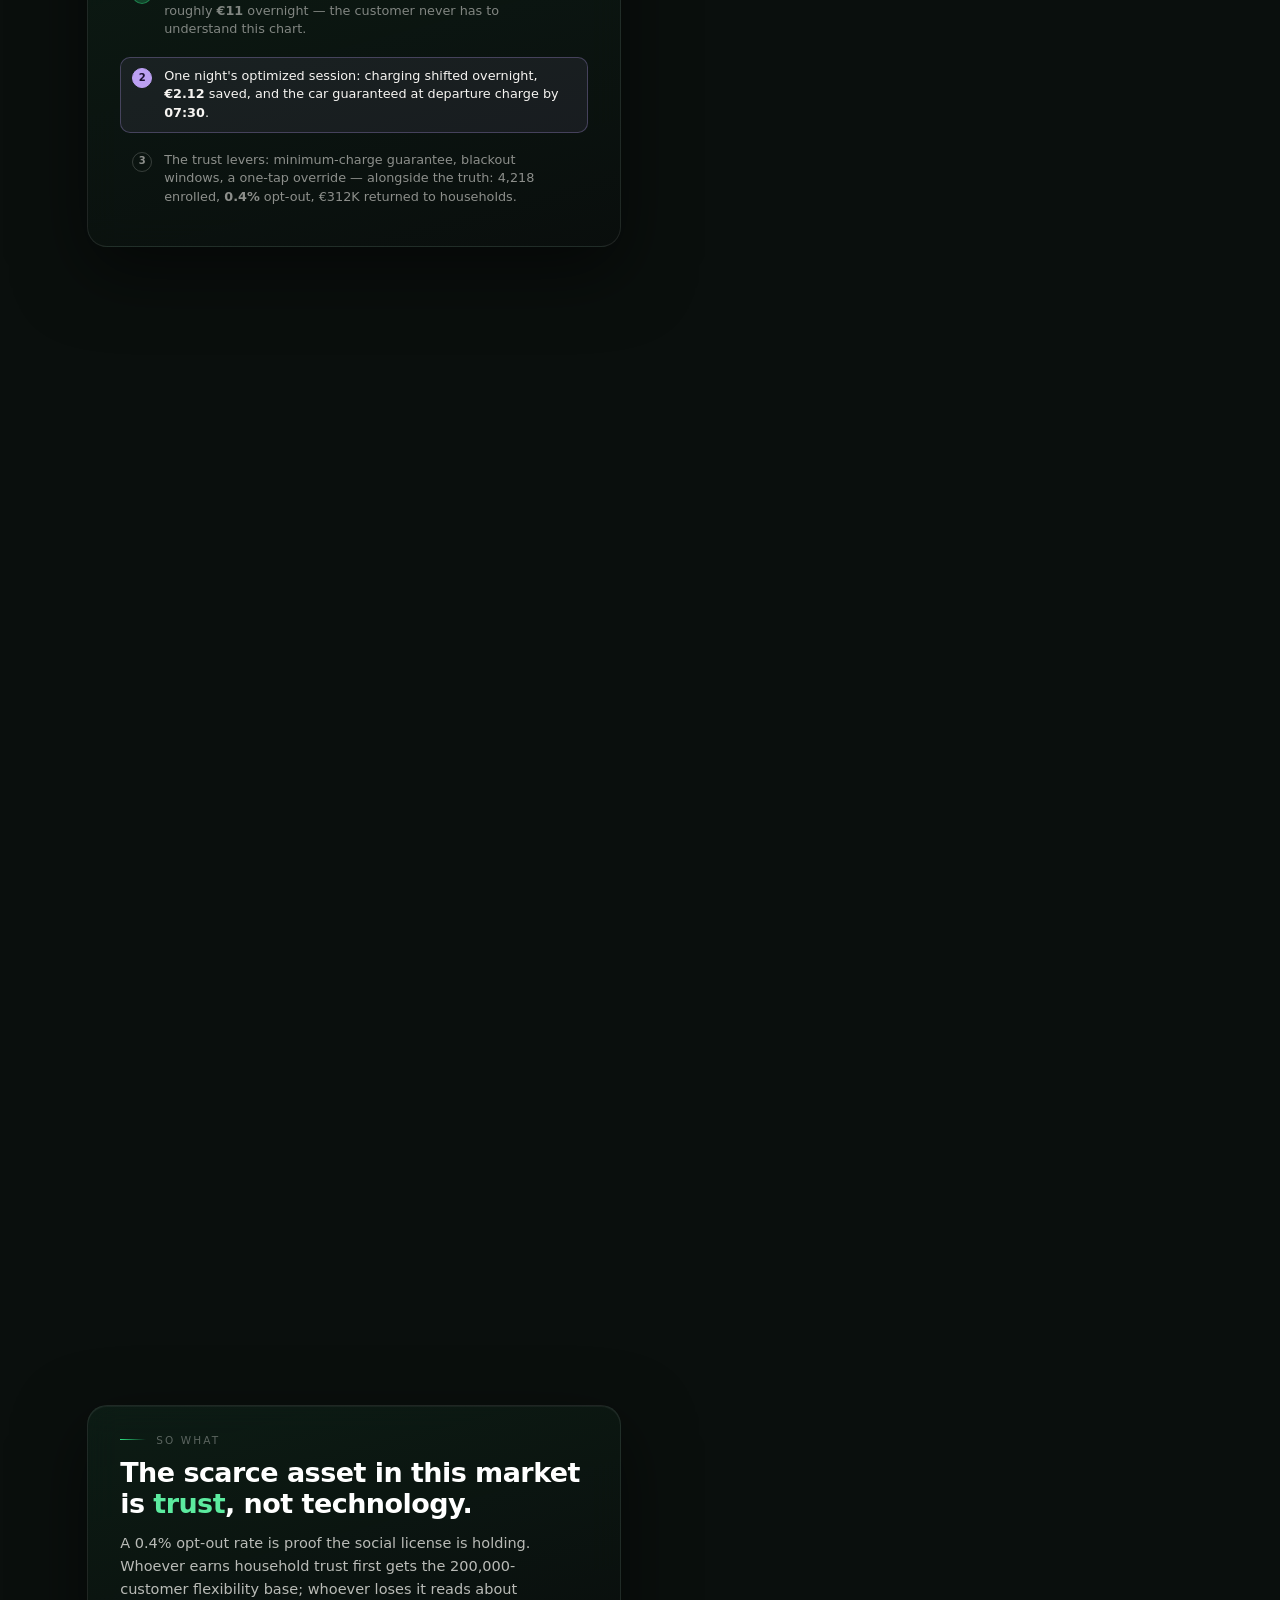
<file: executive-summary-demo/06-envelope-explorer-2/v2-scroll-backup.html>
<!DOCTYPE html>
<html lang="en">
<head>
<meta charset="UTF-8" />
<meta name="viewport" content="width=device-width, initial-scale=1.0" />
<title>Capacity, Margin, Trust · Energy Company VPP Demo v2</title>
<style>
  :root{
    --green:#2DE283; --green-l:#5CEB9F; --green-d:#1FB868;
    --ivy:#0A4F33; --ivy-d:#063521;
    --lav:#BCA0F2; --lav-d:#8E74C9;
    --black:#0A0F0D; --black2:#0A0A0A;
    --surf:#0D1F17; --surf2:#10261B;
    --off:#F7F5F2; --white:#FFFFFF;
    --hair:rgba(255,255,255,0.08);
    --coral:#FF6B5C; --coral-d:#F2552E;
    --amber:#E8A33D;
    --txt-dim:rgba(247,245,242,0.55);
    --txt-dimmer:rgba(247,245,242,0.34);
    --font:"Inter","Helvetica Neue","Segoe UI",system-ui,Arial,sans-serif;
  }
  *{box-sizing:border-box;margin:0;padding:0;}
  html{scroll-behavior:auto;color-scheme:dark;overflow-anchor:none;}
  ::-webkit-scrollbar{width:10px;}
  ::-webkit-scrollbar-track{background:var(--black);}
  ::-webkit-scrollbar-thumb{background:rgba(45,226,131,0.22);border-radius:5px;border:2px solid var(--black);}
  ::-webkit-scrollbar-thumb:hover{background:rgba(45,226,131,0.42);}
  body{
    font-family:var(--font);
    background:var(--black);
    color:var(--off);
    -webkit-font-smoothing:antialiased;
    text-rendering:optimizeLegibility;
    overflow-x:hidden;
  }
  .tnum{font-variant-numeric:tabular-nums;font-feature-settings:"tnum" 1;}

  /* ---------- ambient backdrop ---------- */
  #ambient{position:fixed;inset:0;z-index:0;pointer-events:none;}
  .orb{position:fixed;border-radius:50%;filter:blur(80px);opacity:0.5;z-index:0;pointer-events:none;will-change:transform;}
  .orb.g{background:radial-gradient(circle,rgba(45,226,131,0.45),transparent 70%);}
  .orb.l{background:radial-gradient(circle,rgba(188,160,242,0.40),transparent 70%);}
  .grain{position:fixed;inset:0;z-index:1;pointer-events:none;opacity:0.035;mix-blend-mode:overlay;
    background-image:radial-gradient(rgba(255,255,255,0.9) 0.5px,transparent 0.5px);
    background-size:3px 3px;}

  /* ---------- header ---------- */
  header{
    position:fixed;top:0;left:0;right:0;height:62px;z-index:50;
    display:flex;align-items:center;gap:22px;
    padding:0 30px;
    background:linear-gradient(180deg,rgba(10,15,13,0.96),rgba(10,15,13,0.72) 70%,transparent);
    backdrop-filter:blur(8px);
  }
  .brandmark{display:flex;align-items:center;gap:11px;}
  .logo{width:26px;height:26px;position:relative;}
  .logo svg{display:block;}
  .brand-txt{display:flex;flex-direction:column;line-height:1.05;}
  .brand-txt b{font-size:13.5px;font-weight:700;letter-spacing:-0.01em;color:var(--white);}
  .brand-txt span{font-size:10px;letter-spacing:0.14em;text-transform:uppercase;color:var(--txt-dim);}
  .header-sep{width:1px;height:26px;background:var(--hair);}
  .concept-name{font-size:13px;font-weight:600;letter-spacing:0.02em;color:var(--green-l);white-space:nowrap;}
  .concept-name em{font-style:normal;color:var(--txt-dim);font-weight:500;}
  .act-pill{margin-left:auto;display:flex;align-items:center;gap:8px;font-size:11px;letter-spacing:0.08em;
    text-transform:uppercase;color:var(--txt-dim);padding:6px 14px;border:1px solid var(--hair);border-radius:999px;white-space:nowrap;}
  .act-pill .n{color:var(--green-l);font-weight:700;}

  /* ---------- progress rail ---------- */
  #rail{position:fixed;left:24px;top:50%;transform:translateY(-50%);z-index:40;
    display:flex;flex-direction:column;gap:8px;max-height:82vh;overflow:visible;}
  .dot{width:8px;height:8px;border-radius:50%;border:1.5px solid rgba(247,245,242,0.22);
    background:transparent;transition:all .4s cubic-bezier(.4,0,.2,1);cursor:pointer;position:relative;flex:0 0 auto;}
  .dot.active{background:var(--green);border-color:var(--green);box-shadow:0 0 12px rgba(45,226,131,0.7);transform:scale(1.35);}
  .dot.past{background:rgba(45,226,131,0.4);border-color:rgba(45,226,131,0.5);}
  .dot .tip{position:absolute;left:19px;top:50%;transform:translateY(-50%);
    font-size:10.5px;letter-spacing:0.03em;color:var(--txt-dim);white-space:nowrap;opacity:0;
    pointer-events:none;transition:opacity .2s;background:rgba(13,31,23,0.94);padding:3px 9px;border-radius:6px;border:1px solid var(--hair);}
  .dot:hover .tip{opacity:1;}
  .dot.actdiv{width:16px;height:2px;border-radius:1px;background:var(--hair);border:none;margin:3px 0;cursor:default;}

  /* ---------- envelope act overlays ---------- */
  .env-tag{position:absolute;padding:14px 18px;background:linear-gradient(160deg,rgba(13,31,23,0.92),rgba(10,15,13,0.88));
    border:1px solid var(--hair);border-radius:14px;backdrop-filter:blur(8px);opacity:0;
    transition:opacity .5s,transform .5s;box-shadow:0 16px 40px rgba(0,0,0,0.4);pointer-events:none;}
  .env-tag.show{opacity:1;}
  .env-tag .v,.env-tag .k{display:block;}
  #envFleetCounter{top:100px;right:60px;text-align:right;transform:translateY(-6px);}
  #envFleetCounter.show{transform:translateY(0);}
  #envFleetCounter .v{font-size:26px;font-weight:750;color:var(--white);font-variant-numeric:tabular-nums;letter-spacing:-0.01em;}
  #envFleetCounter .k{font-size:10.5px;letter-spacing:0.1em;text-transform:uppercase;color:var(--txt-dim);margin-top:2px;}
  #envBoilerLabel{text-align:left;transform:translateX(-6px);width:200px;}
  #envBoilerLabel.show{transform:translateX(0);}
  #envBoilerLabel .v{font-size:16px;font-weight:700;color:var(--lav);}
  #envBoilerLabel .k{font-size:10.5px;color:var(--txt-dim);margin-top:4px;line-height:1.45;}
  #envRevMeter{left:53%;top:50%;transform:translateY(-46%);width:300px;}
  #envRevMeter.show{transform:translateY(-50%);}
  #envRevMeter .rk0{font-size:10.5px;letter-spacing:0.14em;text-transform:uppercase;color:var(--green);margin-bottom:8px;}
  #envRevMeter .rv{font-size:30px;font-weight:800;color:var(--green-l);letter-spacing:-0.02em;font-variant-numeric:tabular-nums;}
  #envRevMeter .rk{font-size:11px;letter-spacing:0.05em;color:var(--txt-dim);margin-top:4px;}
  #envRevMeter .rtag{display:inline-block;margin-top:12px;padding:3px 10px;border-radius:999px;background:rgba(232,163,61,0.15);
    color:var(--amber);font-size:9.5px;letter-spacing:0.06em;text-transform:uppercase;font-weight:700;}
  #envRevMeter .rcheck{margin-top:13px;font-size:12px;color:var(--txt-dim);display:flex;align-items:center;gap:8px;}
  #envRevMeter .rcheck b{color:var(--green-l);font-weight:700;}

  /* ---------- layout ---------- */
  .scroller{position:relative;z-index:10;pointer-events:none;}
  .stage-wrap{position:fixed;inset:0;height:100vh;width:100%;z-index:5;}
  .act-panel{position:absolute;inset:0;opacity:0;pointer-events:none;transition:opacity .55s ease;}
  .act-panel.active{opacity:1;}
  #stage{position:absolute;inset:0;}

  /* caption column */
  .steps{position:relative;z-index:20;width:42%;max-width:560px;margin-left:6.5%;pointer-events:none;}
  .step{min-height:100vh;display:flex;flex-direction:column;justify-content:center;padding:0 0 0 4px;}
  .step.show-step{min-height:230vh;}
  .step .card{
    background:linear-gradient(165deg,rgba(13,31,23,0.80),rgba(10,15,13,0.74));
    border:1px solid rgba(255,255,255,0.09);border-radius:20px;padding:28px 32px 30px;
    backdrop-filter:blur(16px);-webkit-backdrop-filter:blur(16px);
    box-shadow:0 24px 70px rgba(0,0,0,0.5),inset 0 1px 0 rgba(255,255,255,0.05);}
  .step .kicker{font-size:10.5px;letter-spacing:0.2em;text-transform:uppercase;color:var(--green);
    margin-bottom:12px;display:flex;align-items:center;gap:10px;}
  .step .kicker.role-show{color:var(--lav);}
  .step .kicker .num{font-variant-numeric:tabular-nums;color:var(--txt-dimmer);}
  .step .kicker .line{flex:0 0 26px;height:1px;background:linear-gradient(90deg,var(--green),transparent);}
  .step .kicker.role-show .line{background:linear-gradient(90deg,var(--lav),transparent);}
  .step h2{font-size:27px;font-weight:700;letter-spacing:-0.02em;line-height:1.14;margin-bottom:13px;color:var(--white);}
  .step h2 .hl{color:var(--green-l);}
  .step h2 .hlc{color:var(--coral);}
  .step h2 .hll{color:var(--lav);}
  .step p{font-size:14.5px;line-height:1.58;color:rgba(247,245,242,0.74);max-width:440px;font-weight:400;}
  .step p b{color:var(--off);font-weight:600;}
  .step p.cue{font-size:11.5px;text-transform:uppercase;letter-spacing:0.06em;color:var(--txt-dimmer);margin-bottom:6px;}
  .step .fig{font-variant-numeric:tabular-nums;font-weight:650;color:var(--green-l);}
  .step .figc{font-variant-numeric:tabular-nums;font-weight:650;color:var(--coral);}
  .step .figl{font-variant-numeric:tabular-nums;font-weight:650;color:var(--lav);}

  /* numbered beat list inside "show" cards */
  .beat-list{list-style:none;margin-top:16px;display:flex;flex-direction:column;gap:8px;}
  .beat-list li{display:flex;gap:12px;align-items:flex-start;padding:9px 11px;border-radius:10px;
    border:1px solid transparent;font-size:12.8px;line-height:1.45;color:var(--txt-dim);transition:all .35s;}
  .beat-list li .bn{flex:0 0 20px;height:20px;border-radius:50%;border:1.5px solid rgba(255,255,255,0.18);
    display:flex;align-items:center;justify-content:center;font-size:10px;font-weight:700;color:var(--txt-dim);margin-top:1px;}
  .beat-list li.active{background:rgba(188,160,242,0.08);border-color:rgba(188,160,242,0.28);color:var(--off);}
  .beat-list li.active .bn{background:var(--lav);border-color:var(--lav);color:#1a1030;}
  .beat-list li.done{color:rgba(247,245,242,0.5);}
  .beat-list li.done .bn{background:rgba(45,226,131,0.22);border-color:rgba(45,226,131,0.4);color:var(--green-l);}

  /* intro / outro full panels */
  .intro,.outro{min-height:100vh;display:flex;flex-direction:column;justify-content:center;
    align-items:center;text-align:center;position:relative;z-index:20;padding:0 40px;}
  .intro .tag{font-size:11px;letter-spacing:0.3em;text-transform:uppercase;color:var(--green);margin-bottom:26px;}
  .intro h1{font-size:64px;font-weight:800;letter-spacing:-0.03em;line-height:1.04;color:var(--white);
    margin-bottom:20px;}
  .intro h1 .grad{background:linear-gradient(100deg,var(--green) 8%,var(--green-l) 45%,var(--lav) 96%);
    -webkit-background-clip:text;background-clip:text;-webkit-text-fill-color:transparent;}
  .intro .sub{font-size:16.5px;color:rgba(247,245,242,0.72);max-width:660px;line-height:1.55;margin-bottom:18px;}
  .intro .meta{display:flex;gap:22px;font-size:11.5px;color:var(--txt-dimmer);letter-spacing:0.03em;margin-bottom:8px;flex-wrap:wrap;justify-content:center;}
  .intro .meta b{color:var(--txt-dim);font-weight:600;}
  .scroll-cue{position:absolute;bottom:36px;left:50%;transform:translateX(-50%);
    display:flex;flex-direction:column;align-items:center;gap:9px;color:var(--txt-dim);font-size:10.5px;letter-spacing:0.2em;text-transform:uppercase;}
  .scroll-cue .mouse{width:20px;height:31px;border:1.6px solid rgba(247,245,242,0.35);border-radius:11px;position:relative;}
  .scroll-cue .mouse i{position:absolute;left:50%;top:6px;width:3px;height:6px;border-radius:2px;background:var(--green-l);transform:translateX(-50%);
    animation:wheel 1.8s ease-in-out infinite;}
  @keyframes wheel{0%{opacity:0;transform:translate(-50%,0);}30%{opacity:1;}70%{opacity:1;transform:translate(-50%,9px);}100%{opacity:0;transform:translate(-50%,9px);}}
  @keyframes pulse{0%,100%{opacity:1;}50%{opacity:0.35;}}

  /* outro hero summary card */
  .hero-card{width:min(980px,92vw);background:linear-gradient(155deg,rgba(13,31,23,0.92),rgba(10,15,13,0.92));
    border:1px solid var(--hair);border-radius:22px;padding:40px 46px;backdrop-filter:blur(10px);
    box-shadow:0 30px 90px rgba(0,0,0,0.55),inset 0 1px 0 rgba(255,255,255,0.05);}
  .hero-card .eyebrow{font-size:11px;letter-spacing:0.26em;text-transform:uppercase;color:var(--green);margin-bottom:8px;}
  .hero-card h2{font-size:36px;font-weight:800;letter-spacing:-0.025em;color:var(--white);margin-bottom:6px;}
  .hero-card .lede{font-size:14.5px;color:rgba(247,245,242,0.66);max-width:640px;line-height:1.55;margin:0 auto 26px;}
  .hero-grid{display:grid;grid-template-columns:repeat(3,1fr);gap:1px;background:var(--hair);border-radius:14px;overflow:hidden;border:1px solid var(--hair);}
  .hero-cell{background:rgba(10,15,13,0.7);padding:20px 20px;display:flex;flex-direction:column;gap:5px;text-align:left;}
  .hero-cell .hlab{font-size:10.5px;letter-spacing:0.12em;text-transform:uppercase;color:var(--txt-dim);margin-bottom:2px;}
  .hero-cell .hv{font-size:22px;font-weight:750;font-variant-numeric:tabular-nums;letter-spacing:-0.02em;line-height:1.15;}
  .hero-cell .hv.g{color:var(--green-l);}
  .hero-cell .hv.l{color:var(--lav);}
  .hero-cell .hv.w{color:var(--white);}
  .hero-cell .hk{font-size:10px;letter-spacing:0.06em;text-transform:uppercase;color:var(--txt-dimmer);margin-top:6px;}
  .hero-cell .hs{font-size:11px;color:var(--txt-dim);margin-top:1px;}
  .ask-list{text-align:left;margin-top:24px;display:flex;flex-direction:column;gap:9px;}
  .ask-list li{display:flex;gap:10px;font-size:13px;color:rgba(247,245,242,0.82);align-items:flex-start;}
  .ask-list li .ai{flex:0 0 20px;height:20px;border-radius:50%;background:rgba(45,226,131,0.16);color:var(--green-l);
    display:flex;align-items:center;justify-content:center;font-size:10.5px;font-weight:700;margin-top:1px;}
  .restart{margin-top:26px;background:transparent;border:1px solid var(--hair);color:var(--off);
    padding:11px 22px;border-radius:999px;font-family:var(--font);font-size:12.5px;letter-spacing:0.05em;cursor:pointer;
    transition:all .3s;pointer-events:auto;}
  .restart:hover{border-color:var(--green);color:var(--green-l);background:rgba(45,226,131,0.06);}

  /* ---------- dashboard component kit (acts 2-6) ---------- */
  .dash{position:absolute;right:5.5%;top:112px;bottom:70px;width:min(46%,660px);display:flex;flex-direction:column;gap:16px;}
  .dash-head{font-size:11px;letter-spacing:0.16em;text-transform:uppercase;color:var(--txt-dim);display:flex;align-items:center;gap:9px;}
  .dash-head .blip{width:6px;height:6px;border-radius:50%;background:var(--green);box-shadow:0 0 8px var(--green);animation:pulse 2.4s ease-in-out infinite;}
  .panel-card{background:linear-gradient(160deg,rgba(13,31,23,0.88),rgba(10,15,13,0.82));border:1px solid var(--hair);
    border-radius:18px;padding:20px 22px;box-shadow:0 20px 50px rgba(0,0,0,0.42);transition:opacity .4s,transform .4s;}
  .panel-card.dim{opacity:0.38;transform:scale(0.985);}
  .panel-card .pc-h{font-size:11px;letter-spacing:0.09em;text-transform:uppercase;color:var(--txt-dim);margin-bottom:14px;display:flex;justify-content:space-between;}

  .kpi-strip{display:flex;gap:12px;}
  .kpi-tile{flex:1;background:rgba(255,255,255,0.03);border:1px solid var(--hair);border-radius:14px;padding:14px 16px;}
  .kpi-tile .kv{font-size:24px;font-weight:750;font-variant-numeric:tabular-nums;color:var(--white);letter-spacing:-0.02em;}
  .kpi-tile .kv.g{color:var(--green-l);} .kpi-tile .kv.l{color:var(--lav);} .kpi-tile .kv.c{color:var(--coral);}
  .kpi-tile .kk{font-size:10px;letter-spacing:0.07em;text-transform:uppercase;color:var(--txt-dim);margin-top:4px;}
  .kpi-tile .ks{font-size:10.5px;color:var(--txt-dimmer);margin-top:1px;}

  .bar-track{height:9px;border-radius:5px;background:rgba(255,255,255,0.06);overflow:hidden;position:relative;}
  .bar-fill{height:100%;border-radius:5px;transition:width .5s ease;}
  .bar-row{display:flex;align-items:center;gap:10px;margin:7px 0;}
  .bar-row .bl{width:96px;font-size:11px;color:var(--txt-dim);flex:0 0 auto;white-space:nowrap;}
  .bar-row .bv{width:56px;text-align:right;font-size:11.5px;color:var(--off);font-variant-numeric:tabular-nums;flex:0 0 auto;}

  .status-chip{display:inline-flex;align-items:center;padding:2px 9px;border-radius:999px;font-size:9.5px;
    font-weight:700;letter-spacing:0.04em;text-transform:uppercase;white-space:nowrap;}
  .status-chip.accepted{background:rgba(45,226,131,0.15);color:var(--green-l);}
  .status-chip.pending{background:rgba(232,163,61,0.17);color:var(--amber);}
  .status-chip.rejected{background:rgba(255,107,92,0.15);color:var(--coral);}

  .mini-table{width:100%;border-collapse:collapse;font-size:11.8px;}
  .mini-table th{text-align:left;font-size:9.5px;letter-spacing:0.06em;text-transform:uppercase;color:var(--txt-dimmer);
    padding:5px 8px;border-bottom:1px solid var(--hair);font-weight:600;}
  .mini-table td{padding:7px 8px;border-bottom:1px solid rgba(255,255,255,0.045);color:var(--off);font-variant-numeric:tabular-nums;}
  .mini-table tr:last-child td{border-bottom:none;}

  .inbox-item{display:flex;gap:11px;padding:11px 13px;border-radius:12px;border:1px solid var(--hair);
    background:rgba(255,255,255,0.02);margin-bottom:8px;}
  .inbox-item .idot{width:7px;height:7px;border-radius:50%;margin-top:5px;flex:0 0 auto;}
  .inbox-item.normal .idot{background:var(--green-l);}
  .inbox-item.warn .idot{background:var(--amber);}
  .inbox-item b{font-size:12.5px;color:var(--white);display:block;}
  .inbox-item p{font-size:11px;color:var(--txt-dim);margin-top:2px;}

  .detail-slot{position:relative;flex:1;min-height:260px;}
  .detail-panel{position:absolute;inset:0;opacity:0;pointer-events:none;transition:opacity .4s ease;}
  .detail-panel.active{opacity:1;}

  .whatif-row{display:flex;justify-content:space-between;font-size:12px;color:var(--txt-dim);padding:6px 0;border-bottom:1px solid rgba(255,255,255,0.045);}
  .whatif-row:last-child{border-bottom:none;}
  .whatif-row b{color:var(--off);font-variant-numeric:tabular-nums;}
  .msg-preview{margin-top:12px;padding:12px 14px;border-radius:12px;background:rgba(188,160,242,0.07);
    border:1px solid rgba(188,160,242,0.22);font-size:11.8px;color:rgba(247,245,242,0.78);line-height:1.5;font-style:italic;}

  .audit-row{font-family:ui-monospace,SFMono-Regular,Menlo,Consolas,monospace;font-size:10.3px;}
  .audit-hash{color:var(--txt-dimmer);}

  .phone{width:208px;border:1px solid var(--hair);border-radius:26px;padding:16px 14px;
    background:linear-gradient(165deg,rgba(13,31,23,0.94),rgba(6,10,8,0.94));box-shadow:0 24px 60px rgba(0,0,0,0.5);flex:0 0 auto;}
  .phone .ph-head{font-size:9.5px;letter-spacing:0.08em;text-transform:uppercase;color:var(--txt-dim);text-align:center;margin-bottom:10px;}
  .phone .ph-price{font-size:11px;color:var(--txt-dim);}

  .lever-row{display:flex;gap:10px;align-items:flex-start;padding:10px 0;border-bottom:1px solid rgba(255,255,255,0.045);}
  .lever-row:last-child{border-bottom:none;}
  .lever-row .lb{flex:0 0 18px;height:18px;border-radius:50%;background:rgba(45,226,131,0.16);color:var(--green-l);
    display:flex;align-items:center;justify-content:center;font-size:10px;margin-top:1px;}
  .lever-row b{font-size:12.5px;color:var(--white);display:block;}
  .lever-row p{font-size:11px;color:var(--txt-dim);margin-top:2px;line-height:1.4;}

  .expand-strip{display:flex;gap:0;}
  .expand-stop{flex:1;padding:14px 16px 4px;border-top:3px solid rgba(255,255,255,0.14);position:relative;opacity:0.5;transition:opacity .4s;}
  .expand-stop.on{opacity:1;}
  .expand-stop.live{border-top-color:var(--green);}
  .expand-stop.next{border-top-color:var(--lav);}
  .expand-stop.later{border-top-color:rgba(255,255,255,0.3);}
  .expand-stop .ep{font-size:9.5px;letter-spacing:0.1em;text-transform:uppercase;color:var(--txt-dimmer);}
  .expand-stop .el{font-size:12.5px;font-weight:700;color:var(--white);margin-top:3px;}
  .expand-stop .ed{font-size:10.5px;color:var(--txt-dim);margin-top:3px;line-height:1.4;}

  .trace-chain{display:flex;flex-direction:column;gap:0;}
  .trace-node{padding:11px 14px;border-radius:12px;border:1px solid var(--hair);background:rgba(255,255,255,0.02);
    font-size:12px;color:var(--off);opacity:0.4;transition:all .4s;}
  .trace-node.on{opacity:1;border-color:rgba(188,160,242,0.35);background:rgba(188,160,242,0.06);}
  .trace-arrow{text-align:center;color:var(--txt-dimmer);font-size:13px;padding:2px 0;}

  @media (max-width:1240px){
    .steps{width:46%;margin-left:5.5%;}
    .step h2{font-size:24px;}
    .dash{width:48%;right:4%;}
    .intro h1{font-size:50px;}
  }
  @media (max-width:900px){
    .hero-grid{grid-template-columns:1fr;}
    .steps{width:60%;}
    .intro h1{font-size:40px;}
  }
  @media (prefers-reduced-motion:reduce){
    .scroll-cue .mouse i,.dash-head .blip{animation:none;}
  }
</style>
</head>
<body>

<canvas id="ambient"></canvas>
<div class="orb g" id="orb1" style="width:520px;height:520px;left:-120px;top:-80px;"></div>
<div class="orb l" id="orb2" style="width:480px;height:480px;right:-100px;bottom:-120px;"></div>
<div class="grain"></div>

<header>
  <div class="brandmark">
    <span class="logo">
      <svg width="26" height="26" viewBox="0 0 26 26" fill="none">
        <circle cx="13" cy="13" r="12" stroke="#2DE283" stroke-width="1.4" opacity="0.55"/>
        <path d="M13 4.2 C8.4 8.5 8.4 14.2 13 21.8 C17.6 14.2 17.6 8.5 13 4.2 Z" fill="#2DE283" opacity="0.92"/>
        <circle cx="13" cy="12.4" r="2.1" fill="#0A0F0D"/>
      </svg>
    </span>
    <div class="brand-txt">
      <b>Energy Company</b><span>VPP Desk</span>
    </div>
  </div>
  <div class="header-sep"></div>
  <div class="concept-name">Demo Plan v2&nbsp;&nbsp;<em>· Capacity, Margin, Trust</em></div>
  <div class="act-pill"><span class="n" id="actPillNum">—</span><span id="actPillLabel">Intro</span></div>
</header>

<nav id="rail"></nav>

<div class="stage-wrap">
  <div class="act-panel" id="panel-envelope">
    <svg id="stage" viewBox="0 0 1440 900" preserveAspectRatio="xMidYMid slice" aria-label="Rescaled Power Envelope stage">
      <defs>
        <linearGradient id="gUp" x1="0" y1="0" x2="0" y2="1">
          <stop offset="0%" stop-color="#2DE283" stop-opacity="0.55"/>
          <stop offset="100%" stop-color="#2DE283" stop-opacity="0.06"/>
        </linearGradient>
        <linearGradient id="gDown" x1="0" y1="0" x2="0" y2="1">
          <stop offset="0%" stop-color="#FF6B5C" stop-opacity="0.10"/>
          <stop offset="100%" stop-color="#FF6B5C" stop-opacity="0.46"/>
        </linearGradient>
        <linearGradient id="gBoiler" x1="0" y1="0" x2="0" y2="1">
          <stop offset="0%" stop-color="#BCA0F2" stop-opacity="0.5"/>
          <stop offset="100%" stop-color="#BCA0F2" stop-opacity="0.08"/>
        </linearGradient>
        <filter id="glow" x="-30%" y="-30%" width="160%" height="160%">
          <feGaussianBlur stdDeviation="3.4" result="b"/>
          <feMerge><feMergeNode in="b"/><feMergeNode in="SourceGraphic"/></feMerge>
        </filter>
        <clipPath id="plotClip"><rect x="0" y="0" width="1440" height="900"/></clipPath>
      </defs>
      <g id="gAxes"></g>
      <g clip-path="url(#plotClip)">
        <g id="gBoilerBand"></g>
        <g id="gUpBand"></g>
        <g id="gDownBand"></g>
        <g id="gBaseline"></g>
        <g id="gEvGlyph"></g>
      </g>
      <g id="gLabels"></g>
    </svg>
    <div class="env-tag" id="envFleetCounter"><span class="v" id="envFleetCounterV">0</span><span class="k">Enrolled EVs · hypothesis</span></div>
    <div class="env-tag" id="envBoilerLabel"><span class="v">+20–30 MW</span><span class="k">One district-heating boiler backing down — firm, dispatchable headroom</span></div>
    <div class="env-tag" id="envRevMeter">
      <div class="rk0">Combined portfolio · annualized</div>
      <div class="rv" id="envRevMeterV">€0M</div>
      <div class="rk">Hypothesis range · re-base in Phase 1</div>
      <span class="rtag">Hypothesis</span>
      <div class="rcheck"><b>✓</b> Every customer still charged by departure</div>
    </div>
  </div>

  <div class="act-panel" id="panel-trading">
    <div class="dash">
      <div class="dash-head"><span class="blip"></span>LIVE DESK VIEW · TODAY'S FLEET</div>
      <div class="kpi-strip" id="tradeKpis"></div>
      <div class="panel-card" id="tradeFleetCard">
        <div class="pc-h"><span>FLEET CONNECTION</span><span id="tradeFleetSub"></span></div>
        <div id="tradeFleetBars"></div>
        <div id="tradeSoc" style="margin-top:14px;"></div>
      </div>
      <div class="panel-card" id="tradeForecastCard">
        <div class="pc-h"><span>48H FLEXIBILITY FORECAST</span><span id="tradeForecastSub"></span></div>
        <svg id="forecastSvg" viewBox="0 0 600 170" style="width:100%;display:block;"></svg>
      </div>
    </div>
  </div>

  <div class="act-panel" id="panel-settlement">
    <div class="dash">
      <div class="dash-head"><span class="blip"></span>DISPATCH-TO-SETTLEMENT</div>
      <div class="panel-card" id="bidBookCard">
        <div class="pc-h"><span>BID BOOK · 5 NORDIC PRODUCTS</span><span>Today</span></div>
        <table class="mini-table" id="bidBookTable"><thead><tr><th>Product</th><th>MW</th><th>Price €/MWh</th><th>Window</th><th>Status</th></tr></thead><tbody></tbody></table>
      </div>
      <div class="panel-card" id="dispatchCard">
        <div class="pc-h"><span>DISPATCH EVENT TRACE</span><span id="dispatchId"></span></div>
        <div id="dispatchBody"></div>
      </div>
      <div class="panel-card" id="pnlCard">
        <div class="pc-h"><span>PROGRAM P&amp;L</span><span>YTD</span></div>
        <div id="pnlBody"></div>
      </div>
    </div>
  </div>

  <div class="act-panel" id="panel-customer">
    <div class="dash" style="flex-direction:row;align-items:flex-start;gap:22px;">
      <div style="display:flex;flex-direction:column;gap:16px;flex:0 0 auto;">
        <div class="dash-head"><span class="blip"></span>CONSUMER APP</div>
        <div class="phone" id="phonePrice">
          <div class="ph-head">Tomorrow's price</div>
          <svg id="priceSvg" viewBox="0 0 190 90" style="width:100%;display:block;"></svg>
        </div>
        <div class="phone" id="phoneSession">
          <div class="ph-head">Tonight's schedule</div>
          <div id="sessionBody" style="font-size:11.5px;"></div>
        </div>
      </div>
      <div style="flex:1;display:flex;flex-direction:column;gap:16px;">
        <div class="panel-card" id="leverCard">
          <div class="pc-h"><span>TRUST LEVERS</span><span></span></div>
          <div id="leverBody"></div>
        </div>
        <div class="kpi-strip" id="customerKpis"></div>
      </div>
    </div>
  </div>

  <div class="act-panel" id="panel-governance">
    <div class="dash">
      <div class="dash-head"><span class="blip"></span>COMMAND BRIDGE</div>
      <div class="kpi-strip" id="govKpis"></div>
      <div class="detail-slot" id="govDetailSlot">
        <div class="detail-panel panel-card" id="govInbox">
          <div class="pc-h"><span>ACTION INBOX</span><span></span></div>
          <div id="govInboxBody"></div>
        </div>
        <div class="detail-panel panel-card" id="govWhatIf">
          <div class="pc-h"><span id="whatIfTitle"></span><span id="whatIfWindow"></span></div>
          <div id="govWhatIfBody"></div>
        </div>
        <div class="detail-panel panel-card" id="govAudit">
          <div class="pc-h"><span>AUDIT TRAIL · HASH-CHAINED</span><span>7-yr retention</span></div>
          <table class="mini-table audit-row" id="auditTable"><thead><tr><th>Time</th><th>Actor</th><th>Action</th><th>Reason</th><th>Hash</th></tr></thead><tbody></tbody></table>
        </div>
      </div>
    </div>
  </div>

  <div class="act-panel" id="panel-foundation">
    <div class="dash">
      <div class="dash-head"><span class="blip"></span>ONE GOVERNED FOUNDATION</div>
      <div class="detail-slot" id="foundDetailSlot" style="min-height:420px;">
        <div class="detail-panel panel-card" id="foundFlow">
          <div class="pc-h"><span>DATA FLOW</span><span>Sources → store → apps</span></div>
          <svg id="lineageSvg" viewBox="0 0 600 320" style="width:100%;display:block;"></svg>
        </div>
        <div class="detail-panel panel-card" id="foundTrace">
          <div class="pc-h"><span>TRACE ONE NUMBER</span><span></span></div>
          <div class="trace-chain" id="traceChain"></div>
        </div>
        <div class="detail-panel panel-card" id="foundExpand">
          <div class="pc-h"><span>EXPANSION PATH</span><span>Same foundation, every phase</span></div>
          <div class="expand-strip" id="expandStrip"></div>
        </div>
      </div>
    </div>
  </div>
</div>

<div class="scroller" id="scroller">

  <section class="intro" data-act="intro" data-role="intro">
    <div class="tag">Demo Plan · V2</div>
    <h1>Capacity. Margin.<br><span class="grad">Trust.</span></h1>
    <p class="sub">Flexibility as Energy Company's next asset class. Six loops, one Nordic power plant —
      from a single EV charging tonight to a governed foundation that carries heat, batteries and
      industrial flex. Scroll to run the whole demo.</p>
    <div class="meta">
      <span><b>Demo date</b> · 2026-08-11</span>
      <span><b>Solution lead</b> · Alex Morgan</span>
    </div>
    <div class="scroll-cue"><div class="mouse"><i></i></div>Scroll</div>
  </section>

  <!-- ================= LOOP 1 — ENVELOPE ================= -->
  <div class="steps">

  <section class="step" data-act="envelope" data-role="tell-setup">
    <div class="card">
      <div class="kicker"><span class="line"></span><span class="num">LOOP 1</span> An ordinary Tuesday</div>
      <h2>100,000 cars and one boiler become your <span class="hl">next power plant</span>.</h2>
      <p class="cue">So you can…</p>
      <p>The Nordics have record generation capacity and record volatility. Transmission is delayed,
        battery capex keeps climbing, and the one lever that scales with renewables is the flexibility
        already sitting on your customers' side of the meter. I'll open with what that looks like as
        <b>one orchestrated asset</b> — so you can judge the size of the prize before we prove the
        machinery behind it.</p>
    </div>
  </section>

  <section class="step show-step" data-act="envelope" data-role="show">
    <div class="card">
      <div class="kicker role-show"><span class="line"></span><span class="num">SHOW</span> The aggregated flexibility envelope</div>
      <h2>From <span class="hl">one EV</span> to a <span class="hll">portfolio-scale</span> asset.</h2>
      <ul class="beat-list" id="envBeats">
        <li data-beat="0"><span class="bn">1</span><span>One EV plugged in for the night — the small, familiar act of charging. Everything that follows is just this, multiplied and orchestrated.</span></li>
        <li data-beat="1"><span class="bn">2</span><span>Scroll: the fleet scales to <b>100,000 enrolled EVs</b> and the flexibility band fans out to roughly <b>200 MW</b> — on a usual weather pattern, no storm, no cold snap. This is an ordinary day.</span></li>
        <li data-beat="2"><span class="bn">3</span><span>A district-heating electric boiler backs down inside the same envelope — one industrial asset adding <b>20–30 MW</b> of firm, dispatchable headroom. One boiler moves like thousands of cars, and it never drives away.</span></li>
        <li data-beat="3"><span class="bn">4</span><span>The revenue counter lands on the combined portfolio — stated as a <b>hypothesis range</b> — with every customer still charged by departure time.</span></li>
      </ul>
    </div>
  </section>

  <section class="step" data-act="envelope" data-role="tell-sowhat">
    <div class="card">
      <div class="kicker"><span class="line"></span><span class="num">SO WHAT</span></div>
      <h2>A capacity line that grows <span class="hl">with</span> renewables, not against them.</h2>
      <p>Every orchestrated megawatt is a megawatt of peaker capacity, grid reinforcement or curtailment
        you do not have to buy — a near-zero-marginal-cost capacity line. The rest of this session proves
        it is running machinery, not a concept video.</p>
    </div>
  </section>

  <!-- ================= LOOP 2 — TRADING DESK ================= -->
  <section class="step" data-act="trading" data-role="tell-setup">
    <div class="card">
      <div class="kicker"><span class="line"></span><span class="num">LOOP 2</span> The bankable number</div>
      <h2>Turn 100,000 customers into <span class="hl">one number</span> your desk can sell.</h2>
      <p class="cue">So you can…</p>
      <p>A portfolio of small flexible loads is only bankable if the desk knows, at any moment, how many
        megawatts it can deliver now and an hour from now — and with what confidence. I'll show today's
        live desk view of the <b>4,218-vehicle</b> fleet rolled up into exactly that number.</p>
    </div>
  </section>

  <section class="step show-step" data-act="trading" data-role="show">
    <div class="card">
      <div class="kicker role-show"><span class="line"></span><span class="num">SHOW</span> Portfolio forecast with confidence bands</div>
      <h2>Retail assets, <span class="hl">market-grade confidence</span>.</h2>
      <ul class="beat-list" id="tradeBeats">
        <li data-beat="0"><span class="bn">1</span><span>The trading dashboard: <b>8.4 MW</b> available — 5.2 committed, 3.2 uncommitted — refreshed continuously, no overnight batch, no analyst middleware.</span></li>
        <li data-beat="1"><span class="bn">2</span><span>The fleet view: <b>4,218 enrolled</b>, 3,247 connected right now, the state-of-charge distribution and the 17:00–19:00 plug-in wave.</span></li>
        <li data-beat="2"><span class="bn">3</span><span>The 48-hour flexibility forecast: confidence bands plotted against committed megawatts at 15-minute resolution — bid only what we're confident of, which is why delivery success runs 94–96%.</span></li>
      </ul>
    </div>
  </section>

  <section class="step" data-act="trading" data-role="tell-sowhat">
    <div class="card">
      <div class="kicker"><span class="line"></span><span class="num">SO WHAT</span></div>
      <h2>Confidence bands make retail assets <span class="hl">investable</span>.</h2>
      <p>Confidence bands are what turn customers into capacity a transmission operator will pay for — you
        can declare firm megawatts with retail assets behind them. That credibility, not the megawatts
        alone, is what makes the 200,000-customer path investable.</p>
    </div>
  </section>

  <!-- ================= LOOP 3 — DISPATCH TO SETTLEMENT ================= -->
  <section class="step" data-act="settlement" data-role="tell-setup">
    <div class="card">
      <div class="kicker"><span class="line"></span><span class="num">LOOP 3</span> A new earnings line</div>
      <h2>No tariff increase. No rate case. <span class="hl">No new plant</span>.</h2>
      <p class="cue">So you can…</p>
      <p>Flexibility revenue only survives a board meeting if every euro can be traced from market
        commitment through dispatch to settlement. I'll walk one dispatch event from bid to bank, audited
        at the same standard as generation revenue.</p>
    </div>
  </section>

  <section class="step show-step" data-act="settlement" data-role="show">
    <div class="card">
      <div class="kicker role-show"><span class="line"></span><span class="num">SHOW</span> Dispatch-to-settlement traceability</div>
      <h2>Every euro, <span class="hl">traced</span> to the interval.</h2>
      <ul class="beat-list" id="settleBeats">
        <li data-beat="0"><span class="bn">1</span><span>Market positions: the live bid book across five Nordic balancing and wholesale products, with accepted, pending and rejected bids at their clearing prices.</span></li>
        <li data-beat="1"><span class="bn">2</span><span>The dispatch-event log: target versus delivered megawatts, chargers dispatched, responses, opt-outs, revenue — variance sub-hourly, customer by customer, nothing hidden.</span></li>
        <li data-beat="2"><span class="bn">3</span><span>The program P&amp;L: <b>€312K</b> net savings YTD at just <b>€42</b> per customer per year — including a €42K annual lift found by rebalancing two reserve products.</span></li>
      </ul>
    </div>
  </section>

  <section class="step" data-act="settlement" data-role="tell-sowhat">
    <div class="card">
      <div class="kicker"><span class="line"></span><span class="num">SO WHAT</span></div>
      <h2>An EBITDA line the board — and the <span class="hl">regulator</span> — can trust.</h2>
      <p>This margin came from market participation, not from raising a single customer's tariff — and
        because it settles euro-by-euro against measured delivery, it's a number you can put in front of
        the board and the regulator with confidence.</p>
    </div>
  </section>

  <!-- ================= LOOP 4 — CUSTOMER GUARANTEE ================= -->
  <section class="step" data-act="customer" data-role="tell-setup">
    <div class="card">
      <div class="kicker"><span class="line"></span><span class="num">LOOP 4</span> The social license</div>
      <h2><span class="hlc">0.4% opt-out</span>: the trust that lets the program scale.</h2>
      <p class="cue">So you can…</p>
      <p>Every dispatch is a moment where a household either experiences value or feels coerced. I'll show
        exactly what your customer sees and the guarantees that protect them — so you can judge whether
        this earns the trust required to grow from 4,000 cars to 200,000.</p>
    </div>
  </section>

  <section class="step show-step" data-act="customer" data-role="show">
    <div class="card">
      <div class="kicker role-show"><span class="line"></span><span class="num">SHOW</span> Optimized charging, hard personal limits</div>
      <h2>Customers keep <span class="hl">control</span>. That's why they stay.</h2>
      <ul class="beat-list" id="custBeats">
        <li data-beat="0"><span class="bn">1</span><span>Tomorrow's price curve: the <b>€350/MWh</b> evening spike against roughly <b>€11</b> overnight — the customer never has to understand this chart.</span></li>
        <li data-beat="1"><span class="bn">2</span><span>One night's optimized session: charging shifted overnight, <b>€2.12</b> saved, and the car guaranteed at departure charge by <b>07:30</b>.</span></li>
        <li data-beat="2"><span class="bn">3</span><span>The trust levers: minimum-charge guarantee, blackout windows, a one-tap override — alongside the truth: 4,218 enrolled, <b>0.4%</b> opt-out, €312K returned to households.</span></li>
      </ul>
    </div>
  </section>

  <section class="step" data-act="customer" data-role="tell-sowhat">
    <div class="card">
      <div class="kicker"><span class="line"></span><span class="num">SO WHAT</span></div>
      <h2>The scarce asset in this market is <span class="hl">trust</span>, not technology.</h2>
      <p>A 0.4% opt-out rate is proof the social license is holding. Whoever earns household trust first
        gets the 200,000-customer flexibility base; whoever loses it reads about themselves in the press.</p>
    </div>
  </section>

  <!-- ================= LOOP 5 — GOVERNANCE ================= -->
  <section class="step" data-act="governance" data-role="tell-setup">
    <div class="card">
      <div class="kicker"><span class="line"></span><span class="num">LOOP 5</span> Run in minutes, defend for seven years</div>
      <h2>Growth without growing the <span class="hl">governance risk</span>.</h2>
      <p class="cue">So you can…</p>
      <p>Scaling multiplies the ways this can go wrong — over-dispatching loyal customers, missing a
        vulnerable household, an unexplainable settlement. I'll show the program team's command view,
        where every risk arrives as a decision with its consequences modelled first.</p>
    </div>
  </section>

  <section class="step show-step" data-act="governance" data-role="show">
    <div class="card">
      <div class="kicker role-show"><span class="line"></span><span class="num">SHOW</span> A decision inbox with modelled what-ifs</div>
      <h2>Every action, a decision — <span class="hl">not</span> a dashboard.</h2>
      <ul class="beat-list" id="govBeats">
        <li data-beat="0"><span class="bn">1</span><span>The command bridge: live program KPIs and an action inbox — enrollment approvals, a fairness flag, a settlement dispute.</span></li>
        <li data-beat="1"><span class="bn">2</span><span>Open the pre-positioning decision for a hot Friday: available flexibility rising from 6.2 to 11.4 MW, the revenue lift, the modelled opt-out cost, and the exact customer message that would be sent.</span></li>
        <li data-beat="2"><span class="bn">3</span><span>The audit trail: every action recorded with actor, reason and hash-chained entries retained for seven years; vulnerable-customer protections at 100% compliance.</span></li>
      </ul>
    </div>
  </section>

  <section class="step" data-act="governance" data-role="tell-sowhat">
    <div class="card">
      <div class="kicker"><span class="line"></span><span class="num">SO WHAT</span></div>
      <h2>Governance here is not a brake — it's what makes <span class="hl">scale safe</span>.</h2>
      <p>Fairness and auditability are what let you say yes to growth: the program moves at market speed
        while every decision stays explainable to a regulator, a journalist, or your own board.</p>
    </div>
  </section>

  <!-- ================= LOOP 6 — FOUNDATION ================= -->
  <section class="step" data-act="foundation" data-role="tell-setup">
    <div class="card">
      <div class="kicker"><span class="line"></span><span class="num">LOOP 6</span> A pattern, not a project</div>
      <h2>One foundation carries <span class="hll">heat</span>, batteries and industrial flex.</h2>
      <p class="cue">So you can…</p>
      <p>Everything you've seen — the consumer app, the trading desk, the command bridge — runs off one
        shared, governed data foundation. I'll show how each screen resolves to the same governed data, so
        phase two reuses this foundation instead of rebuilding it.</p>
    </div>
  </section>

  <section class="step show-step" data-act="foundation" data-role="show">
    <div class="card">
      <div class="kicker role-show"><span class="line"></span><span class="num">SHOW</span> One governed foundation, end-to-end lineage</div>
      <h2>Three apps. One loop. <span class="hll">One truth</span>.</h2>
      <ul class="beat-list" id="foundBeats">
        <li data-beat="0"><span class="bn">1</span><span>The flow in one picture: telematics, meters, prices, grid signals and weather land in one governed store; forecasts and baselines compute once; all three apps read the same conformed truth.</span></li>
        <li data-beat="1"><span class="bn">2</span><span>Trace one number end-to-end: the €312K on the P&amp;L back through settlement records to individual dispatch intervals.</span></li>
        <li data-beat="2"><span class="bn">3</span><span>The expansion path: EV demand response now; heat and residential batteries next — the same boiler from the opening story; industrial and hydro-adjacent flex after.</span></li>
      </ul>
    </div>
  </section>

  <section class="step" data-act="foundation" data-role="tell-sowhat">
    <div class="card">
      <div class="kicker"><span class="line"></span><span class="num">SO WHAT</span></div>
      <h2>The next 12–24 months decide who owns <span class="hl">Nordic flex</span>.</h2>
      <p>Reusing one foundation is how you move at that speed. So our ask today: does the capacity–margin–trust
        thesis fit how you want the Energy Company data ecosystem to evolve — and who co-sponsors Phase 1?</p>
    </div>
  </section>

  </div><!-- /.steps -->

  <section class="outro" data-act="outro" data-role="outro">
    <div class="hero-card">
      <div class="eyebrow">The Capacity–Margin–Trust Scorecard</div>
      <h2>Six loops. One flexibility program.</h2>
      <p class="lede">A single tradable abstraction — bounded power, traceable settlement, and a
        customer promise that holds — turns parked EVs, boilers and batteries into the Nordics'
        fastest balancing asset.</p>
      <div class="hero-grid">
        <div class="hero-cell">
          <span class="hlab">Capacity</span>
          <span class="hv g">8.4 MW</span><span class="hk">Live today · 4,218 EVs</span>
          <span class="hs">Hypothesis at scale: ≈200 MW + boiler</span>
        </div>
        <div class="hero-cell">
          <span class="hlab">Margin</span>
          <span class="hv w">€312K</span><span class="hk">Net savings YTD · €42/customer</span>
          <span class="hs">Hypothesis: €18M–€57M/yr · 185% IRR</span>
        </div>
        <div class="hero-cell">
          <span class="hlab">Trust</span>
          <span class="hv l">0.4%</span><span class="hk">Opt-out · €312K returned</span>
          <span class="hs">100% vulnerable-customer compliance</span>
        </div>
      </div>
      <ul class="ask-list">
        <li><span class="ai">1</span>Confirm the capacity–margin–trust scorecard as the board reporting frame</li>
        <li><span class="ai">2</span>Name the first Energy Company data sources to wire for a production Phase 1</li>
        <li><span class="ai">3</span>Name the IT and business co-sponsors for the EVP conversation — this quarter</li>
      </ul>
      <button class="restart" id="restartBtn">↑ Replay the demo</button>
    </div>
  </section>

</div>

<script src="vpp-data.js"></script>
<script src="v2-data.js"></script>
<script>
(function(){
  "use strict";
  var V = (window.VPP)||{}, V2 = (window.VPP2)||{};
  function arr(x){return Array.isArray(x)?x:[];}
  var PE = arr(V.powerEnvelope);
  var N = Math.max(PE.length,1);
  function clamp(v,a,b){return v<a?a:(v>b?b:v);}
  function lerp(a,b,t){return a+(b-a)*t;}
  function easeOut(t){t=clamp(t,0,1);return 1-Math.pow(1-t,3);}
  function nf(v){return (isFinite(v)?v:0).toFixed(2);}
  function fmtEur(v){return "€"+Math.round(v).toLocaleString();}
  function fmtEurM(v){return "€"+(v/1e6).toFixed(0)+"M";}
  var $=function(id){return document.getElementById(id);};
  function svgEl(tag,attrs){
    var e=document.createElementNS("http://www.w3.org/2000/svg",tag);
    if(attrs)for(var k in attrs){e.setAttribute(k,attrs[k]);}
    return e;
  }
  function el(tag,cls,html){var e=document.createElement(tag); if(cls)e.className=cls; if(html!==undefined)e.innerHTML=html; return e;}

  // =========================================================
  //  SCROLL ENGINE — active section (by nearest center) + local progress within it
  // =========================================================
  var sections=[].slice.call(document.querySelectorAll("[data-act]"));
  var scroller=$("scroller"), rail=$("rail");
  var REDUCED = window.matchMedia && matchMedia("(prefers-reduced-motion: reduce)").matches;

  var ACT_LABELS={intro:"Intro",envelope:"Loop 1 · Envelope",trading:"Loop 2 · Trading desk",
    settlement:"Loop 3 · Settlement",customer:"Loop 4 · Customer",governance:"Loop 5 · Governance",
    foundation:"Loop 6 · Foundation",outro:"Summary"};
  var ROLE_LABELS={"intro":"","tell-setup":"Tell","show":"Show","tell-sowhat":"So what","outro":""};

  sections.forEach(function(s,i){
    var d=el("div","dot"); d.dataset.idx=i;
    var lab=ACT_LABELS[s.dataset.act]+(ROLE_LABELS[s.dataset.role]?" · "+ROLE_LABELS[s.dataset.role]:"");
    var tip=el("span","tip",lab); d.appendChild(tip);
    d.addEventListener("click",function(){
      var r=s.getBoundingClientRect(); window.scrollTo({top:window.scrollY+r.top+2,behavior:"smooth"});
    });
    rail.appendChild(d);
  });
  var dots=[].slice.call(rail.children);

  var activeIdx=-1, activeAct="intro";
  var rawLocalProgress=0, smoothLocalProgress=0;

  function computeActive(){
    var vh=innerHeight, center=vh*0.5;
    var best=0,bd=1e9,bestRect=null;
    for(var i=0;i<sections.length;i++){
      var r=sections[i].getBoundingClientRect();
      var mid=r.top+r.height/2;
      var d=Math.abs(mid-center);
      if(d<bd){bd=d;best=i;bestRect=r;}
    }
    activeIdx=best;
    activeAct=sections[best].dataset.act;
    var role=sections[best].dataset.role;
    if(role==="show" && bestRect){
      rawLocalProgress=clamp((center-bestRect.top)/bestRect.height,0,1);
    } else if(role==="tell-sowhat" || role==="outro"){
      rawLocalProgress=1;
    } else {
      rawLocalProgress=0;
    }
  }

  function onScroll(){ computeActive(); }
  window.addEventListener("scroll",onScroll,{passive:true});
  window.addEventListener("resize",function(){ clearTimeout(window.__rt); window.__rt=setTimeout(function(){ computeActive(); },120); });

  // =========================================================
  //  ambient canvas + orbs (visual parity with v1)
  // =========================================================
  var cvs=$("ambient"), ctx=cvs.getContext("2d"), DPR=Math.min(window.devicePixelRatio||1,2);
  var parts=[];
  function initCanvas(){
    cvs.width=innerWidth*DPR; cvs.height=innerHeight*DPR;
    cvs.style.width=innerWidth+"px"; cvs.style.height=innerHeight+"px";
    ctx.setTransform(DPR,0,0,DPR,0,0);
    parts=[];
    var n=REDUCED?0:Math.round(innerWidth/28);
    for(var i=0;i<n;i++){
      parts.push({x:Math.random()*innerWidth,y:Math.random()*innerHeight,
        r:Math.random()*1.6+0.4, vx:(Math.random()-0.5)*0.12, vy:-(Math.random()*0.22+0.04),
        a:Math.random()*0.4+0.1, hue:Math.random()<0.7?"g":"l"});
    }
  }
  function drawCanvas(){
    ctx.clearRect(0,0,innerWidth,innerHeight);
    for(var i=0;i<parts.length;i++){
      var p=parts[i]; p.x+=p.vx; p.y+=p.vy;
      if(p.y< -10){p.y=innerHeight+10;p.x=Math.random()*innerWidth;}
      if(p.x<-10)p.x=innerWidth+10; if(p.x>innerWidth+10)p.x=-10;
      ctx.beginPath(); ctx.arc(p.x,p.y,p.r,0,6.2832);
      ctx.fillStyle=(p.hue==="g"?"rgba(45,226,131,":"rgba(188,160,242,")+p.a+")";
      ctx.fill();
    }
  }
  var orb1=$("orb1"), orb2=$("orb2");

  // =========================================================
  //  ACT PANEL SWITCHING
  // =========================================================
  var panelIds=["envelope","trading","settlement","customer","governance","foundation"];
  var panels={}; panelIds.forEach(function(k){panels[k]=$("panel-"+k);});
  var lastAct=null;
  function switchAct(act){
    if(act===lastAct) return;
    lastAct=act;
    panelIds.forEach(function(k){ panels[k].classList.toggle("active", k===act); });
  }
  function panelActForAct(act){ return panelIds.indexOf(act)>=0 ? act : null; }

  // =========================================================
  //  MAIN LOOP
  // =========================================================
  function loop(){
    smoothLocalProgress += (rawLocalProgress-smoothLocalProgress)*(REDUCED?1:0.14);
    if(Math.abs(rawLocalProgress-smoothLocalProgress)<0.001) smoothLocalProgress=rawLocalProgress;

    switchAct(panelActForAct(activeAct));

    var pillNum=$("actPillNum"), pillLabel=$("actPillLabel");
    var loopNum={intro:"—",envelope:"1",trading:"2",settlement:"3",customer:"4",governance:"5",foundation:"6",outro:"✓"}[activeAct]||"—";
    pillNum.textContent=loopNum; pillLabel.textContent=ACT_LABELS[activeAct]||"";

    if(RENDERERS[activeAct]) RENDERERS[activeAct](smoothLocalProgress);

    drawCanvas();
    for(var i=0;i<dots.length;i++){
      dots[i].classList.toggle("active", i===activeIdx);
      dots[i].classList.toggle("past", i<activeIdx);
    }
    if(!REDUCED){
      var sc=window.scrollY||0;
      orb1.style.transform="translate("+(Math.sin(Date.now()/6000)*16)+"px,"+(sc*-0.02+Math.cos(Date.now()/7000)*12)+"px)";
      orb2.style.transform="translate("+(Math.cos(Date.now()/5500)*18)+"px,"+(sc*-0.015+Math.sin(Date.now()/6500)*14)+"px)";
    }
    requestAnimationFrame(loop);
  }

  function beatIndex(p,n){ return clamp(Math.floor(p*n*0.999),0,n-1); }
  function setBeatList(hostId,idx){
    var host=$(hostId); if(!host) return;
    [].slice.call(host.children).forEach(function(li){
      var b=parseInt(li.dataset.beat,10);
      li.classList.toggle("active", b===idx);
      li.classList.toggle("done", b<idx);
    });
  }

  // =========================================================
  //  RENDERERS (stubs filled in per act below)
  // =========================================================
  var RENDERERS={};

  // ---- boot ----
  function boot(){
    initCanvas(); computeActive();
    requestAnimationFrame(loop);
  }
  var rb=$("restartBtn"); if(rb) rb.addEventListener("click",function(){window.scrollTo({top:0,behavior:"smooth"});});
  boot();

  // ACT_RENDERERS_START
  window.__v2ctx = { V:V, V2:V2, PE:PE, N:N, clamp:clamp, lerp:lerp, easeOut:easeOut, nf:nf,
    fmtEur:fmtEur, fmtEurM:fmtEurM, $:$, svgEl:svgEl, el:el, beatIndex:beatIndex, setBeatList:setBeatList,
    RENDERERS:RENDERERS };
  // ACT_RENDERERS_END
})();
</script>

<script>
// ================= ACT 1 — ENVELOPE (Loop 1 rescale) =================
(function(){
  "use strict";
  var C=window.__v2ctx, V=C.V, V2=C.V2, PE=C.PE, N=C.N, clamp=C.clamp, easeOut=C.easeOut, nf=C.nf, $=C.$, svgEl=C.svgEl;
  var scenario = V2.scenario||{};
  var SCALE = scenario.evScaleFactor||22.22;
  var boilerCfg = scenario.boiler||{baseMW:20,peakAddMW:10,centerStep:70,widthSteps:18};
  var headline = V2.headline||{};

  function base(i){ return ((PE[i]&&PE[i].baselineMW)||0)*SCALE; }
  function pmax(i){ return ((PE[i]&&PE[i].pMaxMW)||0)*SCALE; }
  function pmin(i){ return ((PE[i]&&PE[i].pMinMW)||0)*SCALE; }
  function boiler(i){
    var d=(i-boilerCfg.centerStep)/boilerCfg.widthSteps;
    return boilerCfg.baseMW + boilerCfg.peakAddMW*Math.exp(-0.5*d*d);
  }
  var pmaxMax=0; for(var i=0;i<N;i++){ pmaxMax=Math.max(pmaxMax, pmax(i)+boiler(i)); }
  var P_MIN_DOM=0, P_MAX_DOM=Math.ceil((pmaxMax+20)/40)*40;

  var VBW=1440, VBH=900;
  var M={l:92,r:110,t:130,b:104};
  function plotW(){return VBW-M.l-M.r;}
  function plotH(){return VBH-M.t-M.b;}
  function xAt(i){return M.l+plotW()*(i/(N-1));}
  function yP(mw){return M.t+plotH()*(1-(mw-P_MIN_DOM)/(P_MAX_DOM-P_MIN_DOM));}

  function bandPath(topY,botY,p){
    p=(p===undefined)?1:clamp(p,0,1);
    var lim=Math.max(1,Math.round((N-1)*p));
    var d="M";
    for(var i=0;i<=lim;i++){ d+=(i?"L":"")+nf(xAt(i))+" "+nf(topY(i))+" "; }
    for(var j=lim;j>=0;j--){ d+="L"+nf(xAt(j))+" "+nf(botY(j))+" "; }
    return d+"Z";
  }
  function linePath(yfn,p){
    p=(p===undefined)?1:clamp(p,0,1);
    var lim=Math.max(0,Math.round((N-1)*p));
    var d="M";
    for(var i=0;i<=lim;i++){ d+=(i?"L":"")+nf(xAt(i))+" "+nf(yfn(i))+" "; }
    return d;
  }

  var gAxes=$("gAxes"), gLabels=$("gLabels");
  var gBoilerBand=$("gBoilerBand"), gUpBand=$("gUpBand"), gDownBand=$("gDownBand"), gBaseline=$("gBaseline"), gEvGlyph=$("gEvGlyph");

  function buildAxes(){
    gAxes.innerHTML=""; gLabels.innerHTML="";
    var px=M.l,py=M.t,pw=plotW(),ph=plotH();
    var step=40;
    for(var mw=0; mw<=P_MAX_DOM; mw+=step){
      var y=yP(mw);
      gAxes.appendChild(svgEl("line",{x1:px,y1:y,x2:px+pw,y2:y,stroke:"rgba(255,255,255,0.05)","stroke-width":1}));
      var t=svgEl("text",{x:px-14,y:y+4,"text-anchor":"end",class:"tnum",fill:"rgba(247,245,242,0.42)","font-size":12,"font-family":"inherit"});
      t.textContent=mw; gLabels.appendChild(t);
    }
    for(var i=0;i<N;i+=16){
      var x=xAt(i);
      gAxes.appendChild(svgEl("line",{x1:x,y1:py,x2:x,y2:py+ph,stroke:"rgba(255,255,255,0.04)","stroke-width":1}));
      var clk=(PE[i]&&PE[i].clock)||"";
      var tl=svgEl("text",{x:x,y:py+ph+26,"text-anchor":"middle",class:"tnum",fill:"rgba(247,245,242,0.38)","font-size":11.5,"font-family":"inherit"});
      tl.textContent=clk; gLabels.appendChild(tl);
    }
    gAxes.appendChild(svgEl("line",{x1:px,y1:py+ph,x2:px+pw,y2:py+ph,stroke:"rgba(255,255,255,0.14)","stroke-width":1.2}));
    gAxes.appendChild(svgEl("line",{x1:px,y1:py,x2:px,y2:py+ph,stroke:"rgba(255,255,255,0.10)","stroke-width":1}));
    var axTitle=svgEl("text",{x:px-14,y:py-18,"text-anchor":"end",fill:"rgba(45,226,131,0.7)","font-size":11,"letter-spacing":"0.12em","font-family":"inherit"});
    axTitle.textContent="POWER · MW"; gLabels.appendChild(axTitle);
  }
  buildAxes();
  gAxes.style.opacity=0; gLabels.style.opacity=0;
  gAxes.style.transition="opacity .6s"; gLabels.style.transition="opacity .6s";
  window.addEventListener("resize",function(){ clearTimeout(window.__envRt); window.__envRt=setTimeout(buildAxes,140); });

  var boilerEl=svgEl("path",{fill:"url(#gBoiler)",stroke:"#BCA0F2","stroke-width":1.2,opacity:0});
  gBoilerBand.appendChild(boilerEl);
  var upEl=svgEl("path",{fill:"url(#gUp)",stroke:"none",opacity:0});
  var pmaxLine=svgEl("path",{fill:"none",stroke:"#2DE283","stroke-width":1.4,opacity:0});
  gUpBand.appendChild(upEl); gUpBand.appendChild(pmaxLine);
  var downEl=svgEl("path",{fill:"url(#gDown)",stroke:"none",opacity:0});
  var pminLine=svgEl("path",{fill:"none",stroke:"#FF6B5C","stroke-width":1.3,opacity:0});
  gDownBand.appendChild(downEl); gDownBand.appendChild(pminLine);
  var baseLine=svgEl("path",{fill:"none",stroke:"rgba(247,245,242,0.85)","stroke-width":1.8,"stroke-dasharray":"1 7",opacity:0});
  gBaseline.appendChild(baseLine);

  // one-EV glyph (mirrors v1's mechanic, drawn once)
  var evBuilt=false;
  function buildEv(){
    if(evBuilt) return; evBuilt=true;
    var x0=xAt(6), barW=54, yTop=yP(P_MAX_DOM*0.42), yBot=yP(0);
    var track=svgEl("rect",{x:x0,y:yTop,width:barW,height:(yBot-yTop),rx:12,fill:"rgba(255,255,255,0.04)",stroke:"rgba(255,255,255,0.10)"});
    gEvGlyph.appendChild(track);
    var soc=45.7, tgt=80;
    var fillH=(yBot-yTop)*(soc/100);
    var fill=svgEl("rect",{x:x0,y:yBot-fillH,width:barW,height:fillH,rx:12,fill:"url(#gUp)"});
    gEvGlyph.appendChild(fill);
    var tgtY=yBot-(yBot-yTop)*(tgt/100);
    gEvGlyph.appendChild(svgEl("line",{x1:x0-6,y1:tgtY,x2:x0+barW+6,y2:tgtY,stroke:"#5CEB9F","stroke-width":1.4,"stroke-dasharray":"4 4"}));
    var tlab=svgEl("text",{x:x0+barW+12,y:tgtY+4,fill:"#5CEB9F","font-size":13,"font-family":"inherit",class:"tnum"});
    tlab.textContent="80% target"; gEvGlyph.appendChild(tlab);
    var slab=svgEl("text",{x:x0+barW/2,y:yBot-fillH-12,"text-anchor":"middle",fill:"#F7F5F2","font-size":15,"font-weight":700,"font-family":"inherit",class:"tnum"});
    slab.textContent=soc+"%"; gEvGlyph.appendChild(slab);
    var clab=svgEl("text",{x:x0+barW/2,y:yBot+24,"text-anchor":"middle",fill:"rgba(247,245,242,0.55)","font-size":12,"letter-spacing":"0.06em","font-family":"inherit"});
    clab.textContent="ONE EV · 7.4 kW"; gEvGlyph.appendChild(clab);
    var clab2=svgEl("text",{x:x0+barW/2,y:yBot+44,"text-anchor":"middle",fill:"rgba(247,245,242,0.35)","font-size":11,"font-family":"inherit"});
    clab2.textContent="everything that follows is just this, multiplied"; gEvGlyph.appendChild(clab2);
  }
  buildEv();

  function beatLocal(p,idx,n){ var w=1/n; return clamp((p-idx*w)/w,0,1); }

  function render(progress){
    var idx=C.beatIndex(progress,4);
    C.setBeatList("envBeats",idx);

    var evOn = idx===0 ? 1 : (1-easeOut(beatLocal(progress,1,4)));
    gEvGlyph.setAttribute("opacity", clamp(evOn,0,1));

    var fleetProg = easeOut(idx<1?0:beatLocal(progress,1,4));
    var fleetOn = idx>=1 ? 1 : 0;
    var showFleet = idx>=1;
    gAxes.style.opacity = showFleet?1:0;
    gLabels.style.opacity = showFleet?1:0;
    var yBase=function(i){return yP(base(i));}, yMax=function(i){return yP(pmax(i));}, yMin=function(i){return yP(pmin(i));};
    baseLine.setAttribute("d", linePath(yBase, showFleet?fleetProg:0));
    baseLine.setAttribute("opacity", showFleet? clamp(fleetProg,0,0.85):0);
    upEl.setAttribute("d", bandPath(yMax, yBase, showFleet?fleetProg:0));
    pmaxLine.setAttribute("d", linePath(yMax, showFleet?fleetProg:0));
    upEl.setAttribute("opacity", showFleet? fleetProg:0);
    pmaxLine.setAttribute("opacity", showFleet? fleetProg:0);
    downEl.setAttribute("d", bandPath(yBase, yMin, showFleet?fleetProg:0));
    pminLine.setAttribute("d", linePath(yMin, showFleet?fleetProg:0));
    downEl.setAttribute("opacity", showFleet? fleetProg*0.9:0);
    pminLine.setAttribute("opacity", showFleet? fleetProg*0.8:0);

    var fc=$("envFleetCounter");
    if(showFleet){ fc.classList.add("show"); $("envFleetCounterV").textContent=Math.round(lerp0(0,scenario.targetEVs||100000,fleetProg)).toLocaleString(); }
    else fc.classList.remove("show");

    var boilerProg = easeOut(idx<2?0:beatLocal(progress,2,4));
    var showBoiler = idx>=2;
    boilerEl.setAttribute("d", bandPath(function(i){return yP(pmax(i)+boiler(i));}, yMax, showBoiler?boilerProg:0));
    boilerEl.setAttribute("opacity", showBoiler? boilerProg:0);
    var bl=$("envBoilerLabel");
    if(showBoiler && boilerProg>0.5){ bl.classList.add("show"); positionBoilerLabel(); } else bl.classList.remove("show");

    var revOn = idx>=3;
    var revProg = easeOut(idx<3?0:beatLocal(progress,3,4));
    var rm=$("envRevMeter");
    if(revOn){ rm.classList.add("show");
      var lo=(headline.hypothesisAnnualLowEur||18e6), hi=(headline.hypothesisAnnualHighEur||57e6);
      var cur=lerp0(lo,hi,revProg);
      $("envRevMeterV").textContent = "€"+(cur/1e6).toFixed(0)+"M/yr";
    } else rm.classList.remove("show");
  }
  function lerp0(a,b,t){ return a+(b-a)*clamp(t,0,1); }

  function positionBoilerLabel(){
    var bl=$("envBoilerLabel");
    var svg=$("stage"); var svgRect=svg.getBoundingClientRect();
    var i=boilerCfg.centerStep;
    var xFrac=xAt(i)/VBW, yFrac=yP(pmax(i)+boiler(i)*0.6)/VBH;
    bl.style.left=(svgRect.left+svgRect.width*xFrac-90)+"px";
    bl.style.top=(svgRect.top+svgRect.height*yFrac-70)+"px";
    bl.style.position="fixed";
  }

  C.RENDERERS.envelope = render;
})();
</script>

<script>
// ================= ACT 2 — TRADING DESK (Loop 2) =================
(function(){
  "use strict";
  var C=window.__v2ctx, V=C.V, V2=C.V2, clamp=C.clamp, easeOut=C.easeOut, $=C.$, svgEl=C.svgEl, el=C.el;
  var PORT=V.portfolioSummary||{}, FLEET=V.fleetSummary||{}, SOC=V.socDistribution||[], PLUG=V.plugInOutRates||[];
  var FCST=V.forecastAccuracy||{}, PE=V.powerEnvelope||[];
  var N=Math.max(PE.length,1);

  // KPI tiles (static content, built once)
  var kpiHost=$("tradeKpis");
  [
    {v:(PORT.totalAvailableMW||8.4)+" MW", k:"Available now", s:"refreshed continuously", cls:"g"},
    {v:(PORT.totalCommittedMW||5.2)+" MW", k:"Committed", s:"sold into market", cls:"w"},
    {v:(PORT.totalUncommittedMW||3.2)+" MW", k:"Uncommitted", s:"free headroom", cls:"l"}
  ].forEach(function(d){
    var t=el("div","kpi-tile");
    t.innerHTML='<div class="kv '+d.cls+'">'+d.v+'</div><div class="kk">'+d.k+'</div><div class="ks">'+d.s+'</div>';
    kpiHost.appendChild(t);
  });

  // fleet bars (enrolled vs connected) — built once
  var fleetBarsHost=$("tradeFleetBars");
  var enrolled=FLEET.totalEnrolled||4218, connected=FLEET.currentlyConnected||3247, charging=FLEET.currentlyCharging||1892;
  [
    {label:"Enrolled", v:enrolled, max:enrolled, color:"var(--white)"},
    {label:"Connected now", v:connected, max:enrolled, color:"var(--green-l)"},
    {label:"Charging now", v:charging, max:enrolled, color:"var(--lav)"}
  ].forEach(function(d){
    var row=el("div","bar-row");
    var pct=(d.v/d.max*100).toFixed(0);
    row.innerHTML='<span class="bl">'+d.label+'</span><div class="bar-track" style="flex:1;"><div class="bar-fill" style="width:'+pct+'%;background:'+d.color+';"></div></div><span class="bv">'+d.v.toLocaleString()+'</span>';
    fleetBarsHost.appendChild(row);
  });
  $("tradeFleetSub").textContent = "17:00–19:00 plug-in wave";

  // SOC distribution mini bars
  var socHost=$("tradeSoc");
  var socWrap=el("div"); socWrap.style.display="flex"; socWrap.style.gap="3px"; socWrap.style.alignItems="flex-end"; socWrap.style.height="46px";
  var maxPct=Math.max.apply(null, SOC.map(function(s){return s.percentage;}).concat([1]));
  SOC.forEach(function(s){
    var bar=el("div"); bar.style.flex="1"; bar.style.background="linear-gradient(180deg,var(--green-l),var(--green-d))";
    bar.style.height=Math.max(4,(s.percentage/maxPct*100))+"%"; bar.style.borderRadius="3px 3px 0 0"; bar.style.opacity="0.85";
    bar.title=s.range+" · "+s.percentage+"%";
    socWrap.appendChild(bar);
  });
  socHost.appendChild(socWrap);
  var socLbl=el("div","ks","State-of-charge distribution across the fleet, right now");
  socLbl.style.marginTop="6px"; socHost.appendChild(socLbl);

  // forecast bands SVG (48h synthetic: today = powerEnvelope scaled narrow, tomorrow = wider)
  var fsvg=$("forecastSvg");
  var FW=600, FH=170, FM={l:6,r:6,t:14,b:22};
  function fx(i,total){ return FM.l+(FW-FM.l-FM.r)*(i/(total-1)); }
  function fy(v,maxV){ return FM.t+(FH-FM.t-FM.b)*(1-v/maxV); }
  var committed=PORT.totalCommittedMW||5.2;
  var baseArr=PE.map(function(p){return p.baselineMW||0;});
  var maxArr=PE.map(function(p){return p.pMaxMW||0;});
  var minArr=PE.map(function(p){return p.pMinMW||0;});
  var total=N*2; // today + tomorrow, same shape, tomorrow band a bit wider (less certain)
  var domainMax=Math.max.apply(null, maxArr.concat([committed]))*1.35;
  function seriesPath(getter, widen){
    var d="M";
    for(var i=0;i<total;i++){
      var srcI=i%N; var day=Math.floor(i/N);
      var v=getter(srcI);
      if(day===1 && widen) v=v*widen;
      d+=(i?"L":"")+fx(i,total).toFixed(1)+" "+fy(v,domainMax).toFixed(1)+" ";
    }
    return d;
  }
  function bandAreaPath(hiFn,loFn,widenHi,widenLo){
    var d="M";
    for(var i=0;i<total;i++){
      var srcI=i%N, day=Math.floor(i/N);
      var v=hiFn(srcI); if(day===1) v*=widenHi;
      d+=(i?"L":"")+fx(i,total).toFixed(1)+" "+fy(v,domainMax).toFixed(1)+" ";
    }
    for(var j=total-1;j>=0;j--){
      var srcJ=j%N, dayJ=Math.floor(j/N);
      var v2=loFn(srcJ); if(dayJ===1) v2*=widenLo;
      d+="L"+fx(j,total).toFixed(1)+" "+fy(v2,domainMax).toFixed(1)+" ";
    }
    return d+"Z";
  }
  fsvg.innerHTML =
    '<path d="'+bandAreaPath(function(i){return maxArr[i];}, function(i){return minArr[i];}, 1.28, 0.55)+'" fill="rgba(45,226,131,0.14)" stroke="none"/>' +
    '<path d="'+seriesPath(function(i){return baseArr[i];},1.05)+'" fill="none" stroke="rgba(247,245,242,0.55)" stroke-width="1.3" stroke-dasharray="2 5"/>' +
    '<line x1="'+FM.l+'" y1="'+fy(committed,domainMax).toFixed(1)+'" x2="'+(FW-FM.r)+'" y2="'+fy(committed,domainMax).toFixed(1)+'" stroke="#5CEB9F" stroke-width="1.6" stroke-dasharray="4 4"/>' +
    '<line x1="'+fx(N,total)+'" y1="'+FM.t+'" x2="'+fx(N,total)+'" y2="'+(FH-FM.b)+'" stroke="rgba(255,255,255,0.14)" stroke-width="1"/>' +
    '<text x="'+fx(N/2,total)+'" y="'+(FH-6)+'" text-anchor="middle" fill="rgba(247,245,242,0.4)" font-size="10.5">Today</text>' +
    '<text x="'+fx(N+N/2,total)+'" y="'+(FH-6)+'" text-anchor="middle" fill="rgba(247,245,242,0.4)" font-size="10.5">Tomorrow</text>' +
    '<text x="'+(FW-FM.r)+'" y="'+(fy(committed,domainMax)-6).toFixed(1)+'" text-anchor="end" fill="#5CEB9F" font-size="10.5">committed '+committed+' MW</text>';

  $("tradeForecastSub").textContent = "15-min resolution · MAE "+(FCST.maeP50||0.42)+" MW";

  function render(progress){
    var idx=C.beatIndex(progress,3);
    C.setBeatList("tradeBeats",idx);
    var cards=[$("tradeKpis"),$("tradeFleetCard"),$("tradeForecastCard")];
    cards.forEach(function(c,i){ if(c.classList) c.classList.toggle("dim", i!==idx && c.id!=="tradeKpis"); });
    // dim as groups: kpiStrip highlighted at beat0, fleet card at beat1, forecast card at beat2
    $("tradeFleetCard").classList.toggle("dim", idx!==1);
    $("tradeForecastCard").classList.toggle("dim", idx!==2);
    kpiHost.style.opacity = idx===0?1:0.55;
  }
  C.RENDERERS.trading = render;
})();
</script>

<script>
// ================= ACT 3 — DISPATCH-TO-SETTLEMENT (Loop 3) =================
(function(){
  "use strict";
  var C=window.__v2ctx, V=C.V, V2=C.V2, clamp=C.clamp, $=C.$, el=C.el, fmtEur=C.fmtEur;
  var BIDS=V.marketBids||[], EVENTS=V.dispatchEvents||[], REV=V.revenueByProduct||[];
  var headline=V2.headline||{};

  var STATUS_CLASS={Accepted:"accepted",Pending:"pending",Rejected:"rejected",Expired:"rejected"};
  var tbody=$("bidBookTable").querySelector("tbody");
  BIDS.slice(0,6).forEach(function(b){
    var tr=el("tr");
    tr.innerHTML='<td>'+b.product+'</td><td>'+b.mw+'</td><td>'+b.priceEurMWh+'</td><td>'+b.deliveryStart+'–'+b.deliveryEnd+'</td>'+
      '<td><span class="status-chip '+(STATUS_CLASS[b.status]||"pending")+'">'+b.status+'</span></td>';
    tbody.appendChild(tr);
  });

  var pick = EVENTS.filter(function(e){return e.type==="Grid Stress";})[0] || EVENTS[0] || {};
  $("dispatchId").textContent = pick.id||"";
  var db=$("dispatchBody");
  var pct = pick.targetMW ? (pick.deliveredMW/pick.targetMW*100) : 0;
  db.innerHTML =
    '<div class="whatif-row"><span>'+ (pick.type||"") +' · '+(pick.startTime||"")+'–'+(pick.endTime||"")+'</span><span></span></div>'+
    '<div class="bar-row"><span class="bl">Target</span><div class="bar-track" style="flex:1;"><div class="bar-fill" style="width:100%;background:rgba(255,255,255,0.2);"></div></div><span class="bv">'+(pick.targetMW||0)+' MW</span></div>'+
    '<div class="bar-row"><span class="bl">Delivered</span><div class="bar-track" style="flex:1;"><div class="bar-fill" style="width:'+clamp(pct,0,100)+'%;background:var(--green-l);"></div></div><span class="bv">'+(pick.deliveredMW||0)+' MW</span></div>'+
    '<div class="whatif-row"><span>Chargers dispatched → responded</span><b>'+(pick.chargersDispatched||0)+' → '+(pick.chargersResponded||0)+'</b></div>'+
    '<div class="whatif-row"><span>Opt-outs</span><b>'+(pick.userOptOuts||0)+'</b></div>'+
    '<div class="whatif-row"><span>Revenue</span><b class="tnum" style="color:var(--green-l)">'+fmtEur(pick.revenueEur||0)+'</b></div>';

  var pnl=$("pnlBody");
  var net=headline.netProgramSavingsEur||312000, cost=headline.costPerCustomerEurYr||42, lift=headline.rebalancingLiftEur||42000;
  var mixHtml = REV.map(function(r){
    return '<div class="bar-row"><span class="bl">'+r.product+'</span><div class="bar-track" style="flex:1;"><div class="bar-fill" style="width:'+r.percentageOfTotal+'%;background:'+(r.color||"var(--green-l)")+';"></div></div><span class="bv">'+r.percentageOfTotal+'%</span></div>';
  }).join("");
  pnl.innerHTML =
    '<div style="display:flex;gap:22px;margin-bottom:14px;">'+
      '<div><div style="font-size:26px;font-weight:800;color:var(--green-l);" class="tnum">'+fmtEur(net)+'</div><div class="ks">Net savings YTD</div></div>'+
      '<div><div style="font-size:26px;font-weight:800;color:var(--white);" class="tnum">€'+cost+'</div><div class="ks">Cost / customer / yr</div></div>'+
    '</div>'+ mixHtml +
    '<div class="msg-preview">+'+fmtEur(lift)+'/yr found by rebalancing FCR-D Down ↔ FCR-N exposure — margin from market participation, not tariffs.</div>';

  function render(progress){
    var idx=C.beatIndex(progress,3);
    C.setBeatList("settleBeats",idx);
    $("bidBookCard").classList.toggle("dim", idx!==0);
    $("dispatchCard").classList.toggle("dim", idx!==1);
    $("pnlCard").classList.toggle("dim", idx!==2);
  }
  C.RENDERERS.settlement = render;
})();
</script>

<script>
// ================= ACT 4 — CUSTOMER GUARANTEE (Loop 4) =================
(function(){
  "use strict";
  var C=window.__v2ctx, V=C.V, V2=C.V2, clamp=C.clamp, $=C.$, el=C.el;
  var CH=V.consumerHourlyEurMwh||[], PORT=V.portfolioSummary||{};
  var cust=V2.customer||{}, headline=V2.headline||{};
  var tomorrow = CH.slice(24,48);
  if(tomorrow.length<24){ tomorrow=CH.slice(0,24); }

  var psvg=$("priceSvg"); var PW=190,PH=90,PM={l:4,r:4,t:10,b:14};
  var maxP=Math.max.apply(null, tomorrow.concat([1]))*1.18;
  function px2(i){ return PM.l+(PW-PM.l-PM.r)*(i/(tomorrow.length-1)); }
  function py2(v){ return PM.t+(PH-PM.t-PM.b)*(1-v/maxP); }
  var d="M"; tomorrow.forEach(function(v,i){ d+=(i?"L":"")+px2(i).toFixed(1)+" "+py2(v).toFixed(1)+" "; });
  var spikeH=(cust.priceCurve&&cust.priceCurve.spikeHour)||17, troughH=(cust.priceCurve&&cust.priceCurve.troughHour)||3;
  psvg.innerHTML = '<path d="'+d+' L'+px2(tomorrow.length-1).toFixed(1)+' '+(PH-PM.b)+' L'+px2(0).toFixed(1)+' '+(PH-PM.b)+' Z" fill="rgba(255,107,92,0.08)" stroke="none"/>'+
    '<path d="'+d+'" fill="none" stroke="#FF6B5C" stroke-width="1.6"/>'+
    '<circle cx="'+px2(spikeH).toFixed(1)+'" cy="'+py2(tomorrow[spikeH]||350).toFixed(1)+'" r="3" fill="#FF6B5C"/>'+
    '<text x="'+px2(spikeH).toFixed(1)+'" y="'+(py2(tomorrow[spikeH]||350)-8).toFixed(1)+'" text-anchor="middle" fill="#FF6B5C" font-size="9.5" font-weight="700">'+(tomorrow[spikeH]||350)+'</text>'+
    '<circle cx="'+px2(troughH).toFixed(1)+'" cy="'+py2(tomorrow[troughH]||11).toFixed(1)+'" r="3" fill="#5CEB9F"/>'+
    '<text x="'+px2(troughH).toFixed(1)+'" y="'+(py2(tomorrow[troughH]||11)+14).toFixed(1)+'" text-anchor="middle" fill="#5CEB9F" font-size="9.5" font-weight="700">'+(tomorrow[troughH]||11)+'</text>';

  var sess=cust.optimizedSession||{};
  $("sessionBody").innerHTML =
    '<div class="whatif-row"><span>Shifted from</span><b>'+(sess.shiftedFrom||"")+'</b></div>'+
    '<div class="whatif-row"><span>Shifted to</span><b style="color:var(--green-l)">'+(sess.shiftedTo||"")+'</b></div>'+
    '<div class="whatif-row"><span>Saved</span><b style="color:var(--green-l)">€'+(sess.savedEur||0)+'</b></div>'+
    '<div class="whatif-row"><span>Ready by</span><b>'+(sess.readyBy||"")+' ✓ guaranteed</b></div>';

  var leverHost=$("leverBody");
  (cust.trustLevers||[]).forEach(function(l,i){
    var row=el("div","lever-row");
    row.innerHTML='<span class="lb">✓</span><div><b>'+l.title+'</b><p>'+l.detail+'</p></div>';
    leverHost.appendChild(row);
  });

  var kpiHost=$("customerKpis");
  [
    {v:"4,218", k:"Enrolled EVs", cls:"w"},
    {v:(PORT.optOutRate!==undefined?PORT.optOutRate:0.4)+"%", k:"Opt-out rate", cls:"c"},
    {v:"€"+((headline.netProgramSavingsEur||312000)/1000).toFixed(0)+"K", k:"Returned to households", cls:"g"}
  ].forEach(function(d){
    var t=el("div","kpi-tile");
    t.innerHTML='<div class="kv '+d.cls+'">'+d.v+'</div><div class="kk">'+d.k+'</div>';
    kpiHost.appendChild(t);
  });

  function render(progress){
    var idx=C.beatIndex(progress,3);
    C.setBeatList("custBeats",idx);
    $("phonePrice").classList.toggle("dim", idx!==0);
    $("phoneSession").classList.toggle("dim", idx!==1);
    $("leverCard").classList.toggle("dim", idx!==2);
    kpiHost.style.opacity = idx===2?1:0.6;
  }
  C.RENDERERS.customer = render;
})();
</script>

<script>
// ================= ACT 5 — GOVERNANCE (Loop 5) =================
(function(){
  "use strict";
  var C=window.__v2ctx, V=C.V, V2=C.V2, clamp=C.clamp, $=C.$, el=C.el;
  var PORT=V.portfolioSummary||{};
  var gov=V2.governance||{};

  var kpiHost=$("govKpis");
  [
    {v:(PORT.deliverySuccessRate||96.2)+"%", k:"Delivery success", cls:"g"},
    {v:(PORT.eventsToday||7), k:"Events today", cls:"w"},
    {v:(PORT.optOutRate||0.4)+"%", k:"Opt-out rate", cls:"l"}
  ].forEach(function(d){
    var t=el("div","kpi-tile");
    t.innerHTML='<div class="kv '+d.cls+'">'+d.v+'</div><div class="kk">'+d.k+'</div>';
    kpiHost.appendChild(t);
  });

  var inboxHost=$("govInboxBody");
  (gov.actionInbox||[]).forEach(function(item){
    var row=el("div","inbox-item "+(item.urgency==="warn"?"warn":"normal"));
    row.innerHTML='<span class="idot"></span><div><b>'+item.title+'</b><p>'+item.detail+'</p></div>';
    inboxHost.appendChild(row);
  });

  var wi=gov.whatIf||{};
  $("whatIfTitle").textContent=wi.title||"What-if decision";
  $("whatIfWindow").textContent=wi.window||"";
  $("govWhatIfBody").innerHTML =
    '<div class="whatif-row"><span>Available flexibility</span><b>'+(wi.mwBefore||0)+' → '+(wi.mwAfter||0)+' MW</b></div>'+
    '<div class="whatif-row"><span>Revenue lift</span><b style="color:var(--green-l)">+€'+(wi.revenueLiftEurPerDay||0).toLocaleString()+'/day</b></div>'+
    '<div class="whatif-row"><span>Modelled opt-out cost</span><b style="color:var(--amber)">+'+(wi.modelledOptOutDeltaPct||0)+' pp</b></div>'+
    '<div class="whatif-row"><span>Status</span><b>'+(wi.reversible?"Reversible · not yet committed":"Committed")+'</b></div>'+
    '<div class="msg-preview">"'+(wi.customerMessage||"")+'"</div>';

  var auditBody=$("auditTable").querySelector("tbody");
  (gov.auditTrail||[]).forEach(function(r){
    var tr=el("tr");
    tr.innerHTML='<td>'+r.ts+'</td><td>'+r.actor+'</td><td>'+r.action+'</td><td>'+r.reason+'</td><td class="audit-hash">'+r.hash+'</td>';
    auditBody.appendChild(tr);
  });

  var detailPanels=[$("govInbox"),$("govWhatIf"),$("govAudit")];
  function render(progress){
    var idx=C.beatIndex(progress,3);
    C.setBeatList("govBeats",idx);
    detailPanels.forEach(function(p,i){ p.classList.toggle("active", i===idx); });
    kpiHost.style.opacity = idx===0?1:0.65;
  }
  C.RENDERERS.governance = render;
})();
</script>

<script>
// ================= ACT 6 — FOUNDATION (Loop 6) =================
(function(){
  "use strict";
  var C=window.__v2ctx, V2=C.V2, $=C.$, el=C.el, svgEl=C.svgEl;
  var fnd=V2.foundation||{};

  // lineage flow diagram
  var lsvg=$("lineageSvg");
  var sources=fnd.sources||[], apps=fnd.apps||[];
  var W=600,H=320;
  var srcX=90, storeX=300, appX=510;
  var srcY0=30, srcGap=(H-60)/Math.max(sources.length-1,1);
  var appY0=60, appGap=(H-120)/Math.max(apps.length-1,1);
  var storeY=H/2;
  var svgParts=[];
  sources.forEach(function(s,i){
    var y=srcY0+i*srcGap;
    svgParts.push('<rect x="'+(srcX-70)+'" y="'+(y-16)+'" width="140" height="32" rx="8" fill="rgba(255,255,255,0.04)" stroke="rgba(255,255,255,0.14)"/>');
    svgParts.push('<text x="'+srcX+'" y="'+(y+4)+'" text-anchor="middle" fill="rgba(247,245,242,0.75)" font-size="10.5">'+s+'</text>');
    svgParts.push('<path d="M'+(srcX+70)+' '+y+' C '+((srcX+storeX)/2)+' '+y+', '+((srcX+storeX)/2)+' '+storeY+', '+(storeX-64)+' '+storeY+'" fill="none" stroke="rgba(45,226,131,0.28)" stroke-width="1.2"/>');
  });
  svgParts.push('<rect x="'+(storeX-64)+'" y="'+(storeY-34)+'" width="128" height="68" rx="12" fill="rgba(45,226,131,0.10)" stroke="#2DE283" stroke-width="1.4"/>');
  svgParts.push('<text x="'+storeX+'" y="'+(storeY-4)+'" text-anchor="middle" fill="#5CEB9F" font-size="11" font-weight="700">Governed</text>');
  svgParts.push('<text x="'+storeX+'" y="'+(storeY+13)+'" text-anchor="middle" fill="#5CEB9F" font-size="11" font-weight="700">Lakehouse</text>');
  apps.forEach(function(a,i){
    var y=appY0+i*appGap;
    svgParts.push('<path d="M'+(storeX+64)+' '+storeY+' C '+((storeX+appX)/2)+' '+storeY+', '+((storeX+appX)/2)+' '+y+', '+(appX-66)+' '+y+'" fill="none" stroke="rgba(188,160,242,0.35)" stroke-width="1.2"/>');
    svgParts.push('<rect x="'+(appX-66)+'" y="'+(y-16)+'" width="132" height="32" rx="8" fill="rgba(188,160,242,0.08)" stroke="rgba(188,160,242,0.4)"/>');
    svgParts.push('<text x="'+appX+'" y="'+(y+4)+'" text-anchor="middle" fill="#BCA0F2" font-size="10.5">'+a+'</text>');
  });
  lsvg.innerHTML=svgParts.join("");

  var traceHost=$("traceChain");
  (fnd.tracePath||[]).forEach(function(t,i){
    if(i>0){ var arrow=el("div","trace-arrow","↓"); traceHost.appendChild(arrow); }
    var node=el("div","trace-node",t); node.dataset.i=i; traceHost.appendChild(node);
  });

  var expandHost=$("expandStrip");
  (fnd.expansionPath||[]).forEach(function(p,i){
    var stop=el("div","expand-stop "+p.status); stop.dataset.i=i;
    stop.innerHTML='<div class="ep">'+p.phase+'</div><div class="el">'+p.label+'</div><div class="ed">'+p.detail+'</div>';
    expandHost.appendChild(stop);
  });

  var detailPanels=[$("foundFlow"),$("foundTrace"),$("foundExpand")];
  function render(progress){
    var idx=C.beatIndex(progress,3);
    C.setBeatList("foundBeats",idx);
    detailPanels.forEach(function(p,i){ p.classList.toggle("active", i===idx); });
    if(idx===1){
      [].slice.call(traceHost.querySelectorAll(".trace-node")).forEach(function(n){
        n.classList.toggle("on", true);
      });
    }
    if(idx===2){
      [].slice.call(expandHost.querySelectorAll(".expand-stop")).forEach(function(n,i){ n.classList.toggle("on", true); });
    }
  }
  C.RENDERERS.foundation = render;
})();
</script>

<script>
// ================= OUTRO count-up =================
(function(){
  "use strict";
  var $=window.__v2ctx.$;
  function easeOut(t){t=t<0?0:(t>1?1:t);return 1-Math.pow(1-t,3);}
  function countUp(el,to,pre,suf,dec){
    if(!el) return; var start=null, dur=1300, from=0;
    function step(ts){ if(!start)start=ts; var t=Math.min((ts-start)/dur,1); var e=easeOut(t);
      var v=from+(to-from)*e;
      el.textContent=pre+(dec?v.toFixed(dec):Math.round(v).toLocaleString())+(suf||"");
      if(t<1) requestAnimationFrame(step); }
    requestAnimationFrame(step);
  }
  var outroSec=document.querySelector(".outro");
  if(!outroSec) return;
  var done=false;
  var io=new IntersectionObserver(function(es){
    es.forEach(function(e){ if(e.isIntersecting && !done){ done=true; outroSec.classList.add("seen"); } });
  },{threshold:0.4});
  io.observe(outroSec);
})();
</script>
</body>
</html>
</file>
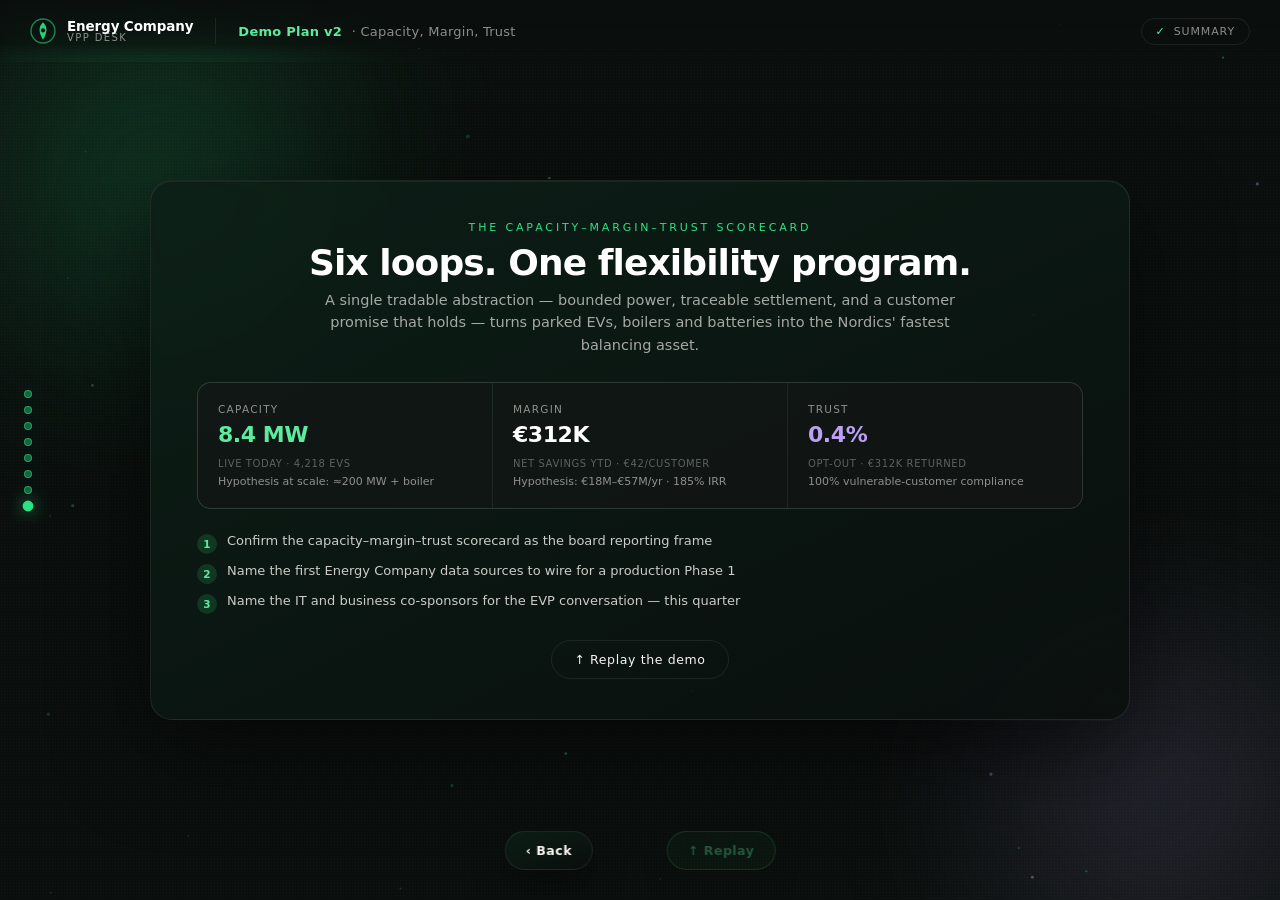
<file: executive-summary-demo/06-envelope-explorer-2/v2-summary.html>
<!DOCTYPE html>
<html lang="en">
<head>
<meta charset="UTF-8" />
<meta name="viewport" content="width=device-width, initial-scale=1.0" />
<title>Scorecard · Energy Company VPP Demo v2</title>
<link rel="stylesheet" href="v2-shared.css" />
</head>
<body>

<canvas id="ambient"></canvas>
<div class="orb g" id="orb1" style="width:520px;height:520px;left:-120px;top:-80px;"></div>
<div class="orb l" id="orb2" style="width:480px;height:480px;right:-100px;bottom:-120px;"></div>
<div class="grain"></div>

<header>
  <div class="brandmark">
    <span class="logo">
      <svg width="26" height="26" viewBox="0 0 26 26" fill="none">
        <circle cx="13" cy="13" r="12" stroke="#2DE283" stroke-width="1.4" opacity="0.55"/>
        <path d="M13 4.2 C8.4 8.5 8.4 14.2 13 21.8 C17.6 14.2 17.6 8.5 13 4.2 Z" fill="#2DE283" opacity="0.92"/>
        <circle cx="13" cy="12.4" r="2.1" fill="#0A0F0D"/>
      </svg>
    </span>
    <div class="brand-txt">
      <b>Energy Company</b><span>VPP Desk</span>
    </div>
  </div>
  <div class="header-sep"></div>
  <div class="concept-name">Demo Plan v2&nbsp;&nbsp;<em>· Capacity, Margin, Trust</em></div>
  <div class="act-pill"><span class="n" id="actPillNum">—</span><span id="actPillLabel">Intro</span></div>
</header>

<nav id="rail"></nav>

<div class="scroller">
  <section class="outro" data-act="outro" data-role="outro">
    <div class="hero-card">
      <div class="eyebrow">The Capacity–Margin–Trust Scorecard</div>
      <h2>Six loops. One flexibility program.</h2>
      <p class="lede">A single tradable abstraction — bounded power, traceable settlement, and a
        customer promise that holds — turns parked EVs, boilers and batteries into the Nordics'
        fastest balancing asset.</p>
      <div class="hero-grid">
        <div class="hero-cell">
          <span class="hlab">Capacity</span>
          <span class="hv g">8.4 MW</span><span class="hk">Live today · 4,218 EVs</span>
          <span class="hs">Hypothesis at scale: ≈200 MW + boiler</span>
        </div>
        <div class="hero-cell">
          <span class="hlab">Margin</span>
          <span class="hv w">€312K</span><span class="hk">Net savings YTD · €42/customer</span>
          <span class="hs">Hypothesis: €18M–€57M/yr · 185% IRR</span>
        </div>
        <div class="hero-cell">
          <span class="hlab">Trust</span>
          <span class="hv l">0.4%</span><span class="hk">Opt-out · €312K returned</span>
          <span class="hs">100% vulnerable-customer compliance</span>
        </div>
      </div>
      <ul class="ask-list">
        <li><span class="ai">1</span>Confirm the capacity–margin–trust scorecard as the board reporting frame</li>
        <li><span class="ai">2</span>Name the first Energy Company data sources to wire for a production Phase 1</li>
        <li><span class="ai">3</span>Name the IT and business co-sponsors for the EVP conversation — this quarter</li>
      </ul>
      <button class="restart" id="restartBtn">↑ Replay the demo</button>
    </div>
  </section>
</div>

<div class="pagenav" id="pagenav"></div>

<script>window.V2PAGE = { act:null, beats:0, prev:"loop-6.html", next:null, num:"\u2713", label:"Summary", endLabel:"\u2191 Replay" };</script>
<script src="vpp-data.js"></script>
<script src="v2-data.js"></script>
<script src="v2-engine.js"></script>
</body>
</html>
</file>
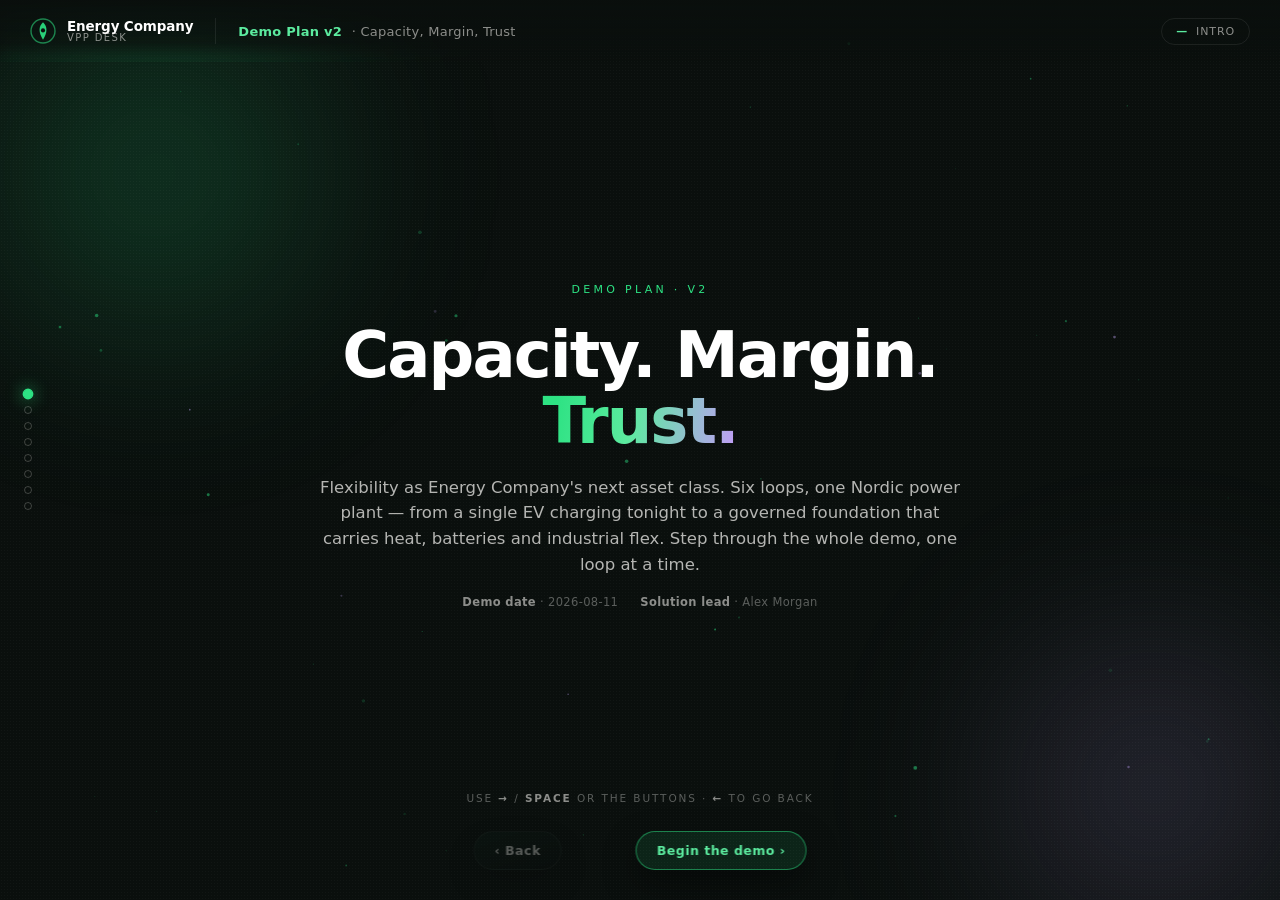
<file: executive-summary-demo/06-envelope-explorer-2/v2.html>
<!DOCTYPE html>
<html lang="en">
<head>
<meta charset="UTF-8" />
<meta name="viewport" content="width=device-width, initial-scale=1.0" />
<title>Capacity, Margin, Trust · Energy Company VPP Demo v2</title>
<link rel="stylesheet" href="v2-shared.css" />
</head>
<body>

<canvas id="ambient"></canvas>
<div class="orb g" id="orb1" style="width:520px;height:520px;left:-120px;top:-80px;"></div>
<div class="orb l" id="orb2" style="width:480px;height:480px;right:-100px;bottom:-120px;"></div>
<div class="grain"></div>

<header>
  <div class="brandmark">
    <span class="logo">
      <svg width="26" height="26" viewBox="0 0 26 26" fill="none">
        <circle cx="13" cy="13" r="12" stroke="#2DE283" stroke-width="1.4" opacity="0.55"/>
        <path d="M13 4.2 C8.4 8.5 8.4 14.2 13 21.8 C17.6 14.2 17.6 8.5 13 4.2 Z" fill="#2DE283" opacity="0.92"/>
        <circle cx="13" cy="12.4" r="2.1" fill="#0A0F0D"/>
      </svg>
    </span>
    <div class="brand-txt">
      <b>Energy Company</b><span>VPP Desk</span>
    </div>
  </div>
  <div class="header-sep"></div>
  <div class="concept-name">Demo Plan v2&nbsp;&nbsp;<em>· Capacity, Margin, Trust</em></div>
  <div class="act-pill"><span class="n" id="actPillNum">—</span><span id="actPillLabel">Intro</span></div>
</header>

<nav id="rail"></nav>

<div class="scroller">
  <section class="intro" data-act="intro" data-role="intro">
    <div class="tag">Demo Plan · V2</div>
    <h1>Capacity. Margin.<br><span class="grad">Trust.</span></h1>
    <p class="sub">Flexibility as Energy Company's next asset class. Six loops, one Nordic power plant —
      from a single EV charging tonight to a governed foundation that carries heat, batteries and
      industrial flex. Step through the whole demo, one loop at a time.</p>
    <div class="meta">
      <span><b>Demo date</b> · 2026-08-11</span>
      <span><b>Solution lead</b> · Alex Morgan</span>
    </div>
  </section>
</div>

<div class="key-cue">Use <b>→</b> / <b>Space</b> or the buttons · <b>←</b> to go back</div>

<div class="pagenav" id="pagenav"></div>

<script>window.V2PAGE = { act:null, beats:0, prev:null, next:"loop-1.html", num:"—", label:"Intro", nextLabel:"Begin the demo \u203a" };</script>
<script src="vpp-data.js"></script>
<script src="v2-data.js"></script>
<script src="v2-engine.js"></script>
</body>
</html>
</file>
<file: executive-summary-demo/06-envelope-explorer-2/v2-shared.css>
:root{
    --green:#2DE283; --green-l:#5CEB9F; --green-d:#1FB868;
    --ivy:#0A4F33; --ivy-d:#063521;
    --lav:#BCA0F2; --lav-d:#8E74C9;
    --black:#0A0F0D; --black2:#0A0A0A;
    --surf:#0D1F17; --surf2:#10261B;
    --off:#F7F5F2; --white:#FFFFFF;
    --hair:rgba(255,255,255,0.08);
    --coral:#FF6B5C; --coral-d:#F2552E;
    --amber:#E8A33D;
    --txt-dim:rgba(247,245,242,0.55);
    --txt-dimmer:rgba(247,245,242,0.34);
    --font:"Inter","Helvetica Neue","Segoe UI",system-ui,Arial,sans-serif;
  }
  *{box-sizing:border-box;margin:0;padding:0;}
  html{scroll-behavior:auto;color-scheme:dark;overflow-anchor:none;height:100%;overflow:hidden;}
  ::-webkit-scrollbar{width:10px;}
  ::-webkit-scrollbar-track{background:var(--black);}
  ::-webkit-scrollbar-thumb{background:rgba(45,226,131,0.22);border-radius:5px;border:2px solid var(--black);}
  ::-webkit-scrollbar-thumb:hover{background:rgba(45,226,131,0.42);}
  body{
    font-family:var(--font);
    background:var(--black);
    color:var(--off);
    -webkit-font-smoothing:antialiased;
    text-rendering:optimizeLegibility;
    overflow:hidden;
    height:100vh;
    width:100vw;
    position:fixed;
    inset:0;
  }
  .tnum{font-variant-numeric:tabular-nums;font-feature-settings:"tnum" 1;}

  /* ---------- ambient backdrop ---------- */
  #ambient{position:fixed;inset:0;z-index:0;pointer-events:none;}
  .orb{position:fixed;border-radius:50%;filter:blur(80px);opacity:0.5;z-index:0;pointer-events:none;will-change:transform;}
  .orb.g{background:radial-gradient(circle,rgba(45,226,131,0.45),transparent 70%);}
  .orb.l{background:radial-gradient(circle,rgba(188,160,242,0.40),transparent 70%);}
  .grain{position:fixed;inset:0;z-index:1;pointer-events:none;opacity:0.035;mix-blend-mode:overlay;
    background-image:radial-gradient(rgba(255,255,255,0.9) 0.5px,transparent 0.5px);
    background-size:3px 3px;}

  /* ---------- header ---------- */
  header{
    position:fixed;top:0;left:0;right:0;height:62px;z-index:50;
    display:flex;align-items:center;gap:22px;
    padding:0 30px;
    background:linear-gradient(180deg,rgba(10,15,13,0.96),rgba(10,15,13,0.72) 70%,transparent);
    backdrop-filter:blur(8px);
  }
  .brandmark{display:flex;align-items:center;gap:11px;}
  .logo{width:26px;height:26px;position:relative;}
  .logo svg{display:block;}
  .brand-txt{display:flex;flex-direction:column;line-height:1.05;}
  .brand-txt b{font-size:13.5px;font-weight:700;letter-spacing:-0.01em;color:var(--white);}
  .brand-txt span{font-size:10px;letter-spacing:0.14em;text-transform:uppercase;color:var(--txt-dim);}
  .header-sep{width:1px;height:26px;background:var(--hair);}
  .concept-name{font-size:13px;font-weight:600;letter-spacing:0.02em;color:var(--green-l);white-space:nowrap;}
  .concept-name em{font-style:normal;color:var(--txt-dim);font-weight:500;}
  .act-pill{margin-left:auto;display:flex;align-items:center;gap:8px;font-size:11px;letter-spacing:0.08em;
    text-transform:uppercase;color:var(--txt-dim);padding:6px 14px;border:1px solid var(--hair);border-radius:999px;white-space:nowrap;}
  .act-pill .n{color:var(--green-l);font-weight:700;}

  /* ---------- progress rail ---------- */
  #rail{position:fixed;left:24px;top:50%;transform:translateY(-50%);z-index:40;
    display:flex;flex-direction:column;gap:8px;max-height:82vh;overflow:visible;}
  .dot{width:8px;height:8px;border-radius:50%;border:1.5px solid rgba(247,245,242,0.22);
    background:transparent;transition:all .4s cubic-bezier(.4,0,.2,1);cursor:pointer;position:relative;flex:0 0 auto;}
  .dot.active{background:var(--green);border-color:var(--green);box-shadow:0 0 12px rgba(45,226,131,0.7);transform:scale(1.35);}
  .dot.past{background:rgba(45,226,131,0.4);border-color:rgba(45,226,131,0.5);}
  .dot .tip{position:absolute;left:19px;top:50%;transform:translateY(-50%);
    font-size:10.5px;letter-spacing:0.03em;color:var(--txt-dim);white-space:nowrap;opacity:0;
    pointer-events:none;transition:opacity .2s;background:rgba(13,31,23,0.94);padding:3px 9px;border-radius:6px;border:1px solid var(--hair);}
  .dot:hover .tip{opacity:1;}
  .dot.actdiv{width:16px;height:2px;border-radius:1px;background:var(--hair);border:none;margin:3px 0;cursor:default;}

  /* ---------- envelope act overlays ---------- */
  .env-tag{position:absolute;padding:14px 18px;background:linear-gradient(160deg,rgba(13,31,23,0.92),rgba(10,15,13,0.88));
    border:1px solid var(--hair);border-radius:14px;backdrop-filter:blur(8px);opacity:0;
    transition:opacity .5s,transform .5s;box-shadow:0 16px 40px rgba(0,0,0,0.4);pointer-events:none;}
  .env-tag.show{opacity:1;}
  .env-tag .v,.env-tag .k{display:block;}
  #envFleetCounter{top:100px;right:60px;text-align:right;transform:translateY(-6px);}
  #envFleetCounter.show{transform:translateY(0);}
  #envFleetCounter .v{font-size:26px;font-weight:750;color:var(--white);font-variant-numeric:tabular-nums;letter-spacing:-0.01em;}
  #envFleetCounter .k{font-size:10.5px;letter-spacing:0.1em;text-transform:uppercase;color:var(--txt-dim);margin-top:2px;}
  #envBoilerLabel{text-align:left;transform:translateX(-6px);width:200px;}
  #envBoilerLabel.show{transform:translateX(0);}
  #envBoilerLabel .v{font-size:16px;font-weight:700;color:var(--lav);}
  #envBoilerLabel .k{font-size:10.5px;color:var(--txt-dim);margin-top:4px;line-height:1.45;}
  #envRevMeter{left:53%;top:50%;transform:translateY(-46%);width:300px;}
  #envRevMeter.show{transform:translateY(-50%);}
  #envRevMeter .rk0{font-size:10.5px;letter-spacing:0.14em;text-transform:uppercase;color:var(--green);margin-bottom:8px;}
  #envRevMeter .rv{font-size:30px;font-weight:800;color:var(--green-l);letter-spacing:-0.02em;font-variant-numeric:tabular-nums;}
  #envRevMeter .rk{font-size:11px;letter-spacing:0.05em;color:var(--txt-dim);margin-top:4px;}
  #envRevMeter .rtag{display:inline-block;margin-top:12px;padding:3px 10px;border-radius:999px;background:rgba(232,163,61,0.15);
    color:var(--amber);font-size:9.5px;letter-spacing:0.06em;text-transform:uppercase;font-weight:700;}
  #envRevMeter .rcheck{margin-top:13px;font-size:12px;color:var(--txt-dim);display:flex;align-items:center;gap:8px;}
  #envRevMeter .rcheck b{color:var(--green-l);font-weight:700;}

  /* ---------- layout (page mode — no scroll) ---------- */
  .scroller{position:fixed;inset:0;z-index:10;pointer-events:none;}
  .stage-wrap{position:fixed;inset:0;height:100vh;width:100%;z-index:5;}
  .act-panel{position:absolute;inset:0;opacity:0;pointer-events:none;transition:opacity .55s ease;}
  .act-panel.active{opacity:1;}
  #stage{position:absolute;inset:0;}

  /* caption column — cards overlay in a fixed centered column, one visible at a time */
  .steps{position:fixed;top:0;bottom:0;left:6.5%;z-index:20;width:42%;max-width:560px;
    display:flex;align-items:center;pointer-events:none;}
  .step{position:absolute;left:4px;right:0;top:50%;transform:translateY(-50%) translateY(12px);
    display:flex;flex-direction:column;justify-content:center;
    opacity:0;pointer-events:none;transition:opacity .5s ease,transform .5s ease;}
  .step.active{opacity:1;transform:translateY(-50%);pointer-events:auto;}
  .step .card{
    background:linear-gradient(165deg,rgba(13,31,23,0.80),rgba(10,15,13,0.74));
    border:1px solid rgba(255,255,255,0.09);border-radius:20px;padding:28px 32px 30px;
    backdrop-filter:blur(16px);-webkit-backdrop-filter:blur(16px);
    box-shadow:0 24px 70px rgba(0,0,0,0.5),inset 0 1px 0 rgba(255,255,255,0.05);}
  .step .kicker{font-size:10.5px;letter-spacing:0.2em;text-transform:uppercase;color:var(--green);
    margin-bottom:12px;display:flex;align-items:center;gap:10px;}
  .step .kicker.role-show{color:var(--lav);}
  .step .kicker .num{font-variant-numeric:tabular-nums;color:var(--txt-dimmer);}
  .step .kicker .line{flex:0 0 26px;height:1px;background:linear-gradient(90deg,var(--green),transparent);}
  .step .kicker.role-show .line{background:linear-gradient(90deg,var(--lav),transparent);}
  .step h2{font-size:27px;font-weight:700;letter-spacing:-0.02em;line-height:1.14;margin-bottom:13px;color:var(--white);}
  .step h2 .hl{color:var(--green-l);}
  .step h2 .hlc{color:var(--coral);}
  .step h2 .hll{color:var(--lav);}
  .step p{font-size:14.5px;line-height:1.58;color:rgba(247,245,242,0.74);max-width:440px;font-weight:400;}
  .step p b{color:var(--off);font-weight:600;}
  .step p.cue{font-size:11.5px;text-transform:uppercase;letter-spacing:0.06em;color:var(--txt-dimmer);margin-bottom:6px;}
  .step .fig{font-variant-numeric:tabular-nums;font-weight:650;color:var(--green-l);}
  .step .figc{font-variant-numeric:tabular-nums;font-weight:650;color:var(--coral);}
  .step .figl{font-variant-numeric:tabular-nums;font-weight:650;color:var(--lav);}

  /* numbered beat list inside "show" cards */
  .beat-list{list-style:none;margin-top:16px;display:flex;flex-direction:column;gap:8px;}
  .beat-list li{display:flex;gap:12px;align-items:flex-start;padding:9px 11px;border-radius:10px;
    border:1px solid transparent;font-size:12.8px;line-height:1.45;color:var(--txt-dim);transition:all .35s;}
  .beat-list li .bn{flex:0 0 20px;height:20px;border-radius:50%;border:1.5px solid rgba(255,255,255,0.18);
    display:flex;align-items:center;justify-content:center;font-size:10px;font-weight:700;color:var(--txt-dim);margin-top:1px;}
  .beat-list li.active{background:rgba(188,160,242,0.08);border-color:rgba(188,160,242,0.28);color:var(--off);}
  .beat-list li.active .bn{background:var(--lav);border-color:var(--lav);color:#1a1030;}
  .beat-list li.done{color:rgba(247,245,242,0.5);}
  .beat-list li.done .bn{background:rgba(45,226,131,0.22);border-color:rgba(45,226,131,0.4);color:var(--green-l);}

  /* intro / outro full panels — fixed, centered, no scroll */
  .intro,.outro{position:fixed;inset:0;display:flex;flex-direction:column;justify-content:center;
    align-items:center;text-align:center;z-index:20;padding:0 40px;}
  .intro .tag{font-size:11px;letter-spacing:0.3em;text-transform:uppercase;color:var(--green);margin-bottom:26px;}
  .intro h1{font-size:64px;font-weight:800;letter-spacing:-0.03em;line-height:1.04;color:var(--white);
    margin-bottom:20px;}
  .intro h1 .grad{background:linear-gradient(100deg,var(--green) 8%,var(--green-l) 45%,var(--lav) 96%);
    -webkit-background-clip:text;background-clip:text;-webkit-text-fill-color:transparent;}
  .intro .sub{font-size:16.5px;color:rgba(247,245,242,0.72);max-width:660px;line-height:1.55;margin-bottom:18px;}
  .intro .meta{display:flex;gap:22px;font-size:11.5px;color:var(--txt-dimmer);letter-spacing:0.03em;margin-bottom:8px;flex-wrap:wrap;justify-content:center;}
  .intro .meta b{color:var(--txt-dim);font-weight:600;}
  .scroll-cue{position:absolute;bottom:36px;left:50%;transform:translateX(-50%);
    display:flex;flex-direction:column;align-items:center;gap:9px;color:var(--txt-dim);font-size:10.5px;letter-spacing:0.2em;text-transform:uppercase;}
  .scroll-cue .mouse{width:20px;height:31px;border:1.6px solid rgba(247,245,242,0.35);border-radius:11px;position:relative;}
  .scroll-cue .mouse i{position:absolute;left:50%;top:6px;width:3px;height:6px;border-radius:2px;background:var(--green-l);transform:translateX(-50%);
    animation:wheel 1.8s ease-in-out infinite;}
  @keyframes wheel{0%{opacity:0;transform:translate(-50%,0);}30%{opacity:1;}70%{opacity:1;transform:translate(-50%,9px);}100%{opacity:0;transform:translate(-50%,9px);}}
  @keyframes pulse{0%,100%{opacity:1;}50%{opacity:0.35;}}

  /* outro hero summary card */
  .hero-card{width:min(980px,92vw);background:linear-gradient(155deg,rgba(13,31,23,0.92),rgba(10,15,13,0.92));
    border:1px solid var(--hair);border-radius:22px;padding:40px 46px;backdrop-filter:blur(10px);
    box-shadow:0 30px 90px rgba(0,0,0,0.55),inset 0 1px 0 rgba(255,255,255,0.05);}
  .hero-card .eyebrow{font-size:11px;letter-spacing:0.26em;text-transform:uppercase;color:var(--green);margin-bottom:8px;}
  .hero-card h2{font-size:36px;font-weight:800;letter-spacing:-0.025em;color:var(--white);margin-bottom:6px;}
  .hero-card .lede{font-size:14.5px;color:rgba(247,245,242,0.66);max-width:640px;line-height:1.55;margin:0 auto 26px;}
  .hero-grid{display:grid;grid-template-columns:repeat(3,1fr);gap:1px;background:var(--hair);border-radius:14px;overflow:hidden;border:1px solid var(--hair);}
  .hero-cell{background:rgba(10,15,13,0.7);padding:20px 20px;display:flex;flex-direction:column;gap:5px;text-align:left;}
  .hero-cell .hlab{font-size:10.5px;letter-spacing:0.12em;text-transform:uppercase;color:var(--txt-dim);margin-bottom:2px;}
  .hero-cell .hv{font-size:22px;font-weight:750;font-variant-numeric:tabular-nums;letter-spacing:-0.02em;line-height:1.15;}
  .hero-cell .hv.g{color:var(--green-l);}
  .hero-cell .hv.l{color:var(--lav);}
  .hero-cell .hv.w{color:var(--white);}
  .hero-cell .hk{font-size:10px;letter-spacing:0.06em;text-transform:uppercase;color:var(--txt-dimmer);margin-top:6px;}
  .hero-cell .hs{font-size:11px;color:var(--txt-dim);margin-top:1px;}
  .ask-list{text-align:left;margin-top:24px;display:flex;flex-direction:column;gap:9px;}
  .ask-list li{display:flex;gap:10px;font-size:13px;color:rgba(247,245,242,0.82);align-items:flex-start;}
  .ask-list li .ai{flex:0 0 20px;height:20px;border-radius:50%;background:rgba(45,226,131,0.16);color:var(--green-l);
    display:flex;align-items:center;justify-content:center;font-size:10.5px;font-weight:700;margin-top:1px;}
  .restart{margin-top:26px;background:transparent;border:1px solid var(--hair);color:var(--off);
    padding:11px 22px;border-radius:999px;font-family:var(--font);font-size:12.5px;letter-spacing:0.05em;cursor:pointer;
    transition:all .3s;pointer-events:auto;}
  .restart:hover{border-color:var(--green);color:var(--green-l);background:rgba(45,226,131,0.06);}

  /* ---------- dashboard component kit (acts 2-6) ---------- */
  .dash{position:absolute;right:5.5%;top:112px;bottom:70px;width:min(46%,660px);display:flex;flex-direction:column;gap:16px;}
  .dash-head{font-size:11px;letter-spacing:0.16em;text-transform:uppercase;color:var(--txt-dim);display:flex;align-items:center;gap:9px;}
  .dash-head .blip{width:6px;height:6px;border-radius:50%;background:var(--green);box-shadow:0 0 8px var(--green);animation:pulse 2.4s ease-in-out infinite;}
  .panel-card{background:linear-gradient(160deg,rgba(13,31,23,0.88),rgba(10,15,13,0.82));border:1px solid var(--hair);
    border-radius:18px;padding:20px 22px;box-shadow:0 20px 50px rgba(0,0,0,0.42);transition:opacity .4s,transform .4s;}
  .panel-card.dim{opacity:0.38;transform:scale(0.985);}
  .panel-card .pc-h{font-size:11px;letter-spacing:0.09em;text-transform:uppercase;color:var(--txt-dim);margin-bottom:14px;display:flex;justify-content:space-between;}

  .kpi-strip{display:flex;gap:12px;}
  .kpi-tile{flex:1;background:rgba(255,255,255,0.03);border:1px solid var(--hair);border-radius:14px;padding:14px 16px;}
  .kpi-tile .kv{font-size:24px;font-weight:750;font-variant-numeric:tabular-nums;color:var(--white);letter-spacing:-0.02em;}
  .kpi-tile .kv.g{color:var(--green-l);} .kpi-tile .kv.l{color:var(--lav);} .kpi-tile .kv.c{color:var(--coral);}
  .kpi-tile .kk{font-size:10px;letter-spacing:0.07em;text-transform:uppercase;color:var(--txt-dim);margin-top:4px;}
  .kpi-tile .ks{font-size:10.5px;color:var(--txt-dimmer);margin-top:1px;}

  .bar-track{height:9px;border-radius:5px;background:rgba(255,255,255,0.06);overflow:hidden;position:relative;}
  .bar-fill{height:100%;border-radius:5px;transition:width .5s ease;}
  .bar-row{display:flex;align-items:center;gap:10px;margin:7px 0;}
  .bar-row .bl{width:96px;font-size:11px;color:var(--txt-dim);flex:0 0 auto;white-space:nowrap;}
  .bar-row .bv{width:56px;text-align:right;font-size:11.5px;color:var(--off);font-variant-numeric:tabular-nums;flex:0 0 auto;}

  .status-chip{display:inline-flex;align-items:center;padding:2px 9px;border-radius:999px;font-size:9.5px;
    font-weight:700;letter-spacing:0.04em;text-transform:uppercase;white-space:nowrap;}
  .status-chip.accepted{background:rgba(45,226,131,0.15);color:var(--green-l);}
  .status-chip.pending{background:rgba(232,163,61,0.17);color:var(--amber);}
  .status-chip.rejected{background:rgba(255,107,92,0.15);color:var(--coral);}

  .mini-table{width:100%;border-collapse:collapse;font-size:11.8px;}
  .mini-table th{text-align:left;font-size:9.5px;letter-spacing:0.06em;text-transform:uppercase;color:var(--txt-dimmer);
    padding:5px 8px;border-bottom:1px solid var(--hair);font-weight:600;}
  .mini-table td{padding:7px 8px;border-bottom:1px solid rgba(255,255,255,0.045);color:var(--off);font-variant-numeric:tabular-nums;}
  .mini-table tr:last-child td{border-bottom:none;}

  .inbox-item{display:flex;gap:11px;padding:11px 13px;border-radius:12px;border:1px solid var(--hair);
    background:rgba(255,255,255,0.02);margin-bottom:8px;}
  .inbox-item .idot{width:7px;height:7px;border-radius:50%;margin-top:5px;flex:0 0 auto;}
  .inbox-item.normal .idot{background:var(--green-l);}
  .inbox-item.warn .idot{background:var(--amber);}
  .inbox-item b{font-size:12.5px;color:var(--white);display:block;}
  .inbox-item p{font-size:11px;color:var(--txt-dim);margin-top:2px;}

  .detail-slot{position:relative;flex:1;min-height:260px;}
  .detail-panel{position:absolute;inset:0;opacity:0;pointer-events:none;transition:opacity .4s ease;}
  .detail-panel.active{opacity:1;}

  .whatif-row{display:flex;justify-content:space-between;font-size:12px;color:var(--txt-dim);padding:6px 0;border-bottom:1px solid rgba(255,255,255,0.045);}
  .whatif-row:last-child{border-bottom:none;}
  .whatif-row b{color:var(--off);font-variant-numeric:tabular-nums;}
  .msg-preview{margin-top:12px;padding:12px 14px;border-radius:12px;background:rgba(188,160,242,0.07);
    border:1px solid rgba(188,160,242,0.22);font-size:11.8px;color:rgba(247,245,242,0.78);line-height:1.5;font-style:italic;}

  .audit-row{font-family:ui-monospace,SFMono-Regular,Menlo,Consolas,monospace;font-size:10.3px;}
  .audit-hash{color:var(--txt-dimmer);}

  .phone{width:208px;border:1px solid var(--hair);border-radius:26px;padding:16px 14px;
    background:linear-gradient(165deg,rgba(13,31,23,0.94),rgba(6,10,8,0.94));box-shadow:0 24px 60px rgba(0,0,0,0.5);flex:0 0 auto;}
  .phone .ph-head{font-size:9.5px;letter-spacing:0.08em;text-transform:uppercase;color:var(--txt-dim);text-align:center;margin-bottom:10px;}
  .phone .ph-price{font-size:11px;color:var(--txt-dim);}

  .lever-row{display:flex;gap:10px;align-items:flex-start;padding:10px 0;border-bottom:1px solid rgba(255,255,255,0.045);}
  .lever-row:last-child{border-bottom:none;}
  .lever-row .lb{flex:0 0 18px;height:18px;border-radius:50%;background:rgba(45,226,131,0.16);color:var(--green-l);
    display:flex;align-items:center;justify-content:center;font-size:10px;margin-top:1px;}
  .lever-row b{font-size:12.5px;color:var(--white);display:block;}
  .lever-row p{font-size:11px;color:var(--txt-dim);margin-top:2px;line-height:1.4;}

  .expand-strip{display:flex;gap:0;}
  .expand-stop{flex:1;padding:14px 16px 4px;border-top:3px solid rgba(255,255,255,0.14);position:relative;opacity:0.5;transition:opacity .4s;}
  .expand-stop.on{opacity:1;}
  .expand-stop.live{border-top-color:var(--green);}
  .expand-stop.next{border-top-color:var(--lav);}
  .expand-stop.later{border-top-color:rgba(255,255,255,0.3);}
  .expand-stop .ep{font-size:9.5px;letter-spacing:0.1em;text-transform:uppercase;color:var(--txt-dimmer);}
  .expand-stop .el{font-size:12.5px;font-weight:700;color:var(--white);margin-top:3px;}
  .expand-stop .ed{font-size:10.5px;color:var(--txt-dim);margin-top:3px;line-height:1.4;}

  .trace-chain{display:flex;flex-direction:column;gap:0;}
  .trace-node{padding:11px 14px;border-radius:12px;border:1px solid var(--hair);background:rgba(255,255,255,0.02);
    font-size:12px;color:var(--off);opacity:0.4;transition:all .4s;}
  .trace-node.on{opacity:1;border-color:rgba(188,160,242,0.35);background:rgba(188,160,242,0.06);}
  .trace-arrow{text-align:center;color:var(--txt-dimmer);font-size:13px;padding:2px 0;}

  @media (max-width:1240px){
    .steps{width:46%;left:5.5%;}
    .step h2{font-size:24px;}
    .dash{width:48%;right:4%;}
    .intro h1{font-size:50px;}
  }
  @media (max-width:900px){
    .hero-grid{grid-template-columns:1fr;}
    .steps{width:60%;}
    .intro h1{font-size:40px;}
  }
  @media (prefers-reduced-motion:reduce){
    .scroll-cue .mouse i,.dash-head .blip{animation:none;}
    .step,.act-panel,.pagenav,.beat-list li{transition:none;}
  }

  /* ================= page-mode navigation ================= */
  /* bottom-centered prev / next controls shared by every page */
  .pagenav{position:fixed;left:50%;bottom:30px;transform:translateX(-50%);z-index:60;
    display:flex;align-items:center;gap:14px;pointer-events:none;}
  .pagenav .nav-btn{pointer-events:auto;display:inline-flex;align-items:center;gap:8px;
    background:linear-gradient(160deg,rgba(13,31,23,0.92),rgba(10,15,13,0.88));
    border:1px solid var(--hair);color:var(--off);
    padding:11px 20px;border-radius:999px;font-family:var(--font);font-size:12.5px;
    letter-spacing:0.04em;font-weight:600;cursor:pointer;white-space:nowrap;
    backdrop-filter:blur(8px);-webkit-backdrop-filter:blur(8px);
    box-shadow:0 14px 34px rgba(0,0,0,0.42);transition:all .28s;}
  .pagenav .nav-btn:hover{border-color:var(--green);color:var(--green-l);background:rgba(45,226,131,0.08);}
  .pagenav .nav-btn:disabled{opacity:0.32;cursor:default;}
  .pagenav .nav-btn:disabled:hover{border-color:var(--hair);color:var(--off);background:linear-gradient(160deg,rgba(13,31,23,0.92),rgba(10,15,13,0.88));}
  .pagenav .nav-btn.primary{border-color:rgba(45,226,131,0.5);color:var(--green-l);background:rgba(45,226,131,0.10);}
  .pagenav .nav-btn.primary:hover{background:rgba(45,226,131,0.16);}
  /* beat progress ticks between the buttons */
  .pagenav .ticks{pointer-events:none;display:flex;align-items:center;gap:6px;padding:0 4px;}
  .pagenav .ticks i{width:22px;height:3px;border-radius:2px;background:rgba(255,255,255,0.16);transition:background .3s,width .3s;}
  .pagenav .ticks i.on{background:var(--green);width:26px;}
  .pagenav .ticks i.done{background:rgba(45,226,131,0.45);}
  .pagenav .counter{font-size:11px;letter-spacing:0.1em;text-transform:uppercase;color:var(--txt-dimmer);
    font-variant-numeric:tabular-nums;min-width:46px;text-align:center;}

  /* repurpose the old scroll-cue hint as a keyboard hint on the intro */
  .key-cue{position:fixed;bottom:96px;left:50%;transform:translateX(-50%);z-index:20;
    color:var(--txt-dimmer);font-size:10.5px;letter-spacing:0.18em;text-transform:uppercase;}
  .key-cue b{color:var(--txt-dim);font-weight:600;}
</file>
